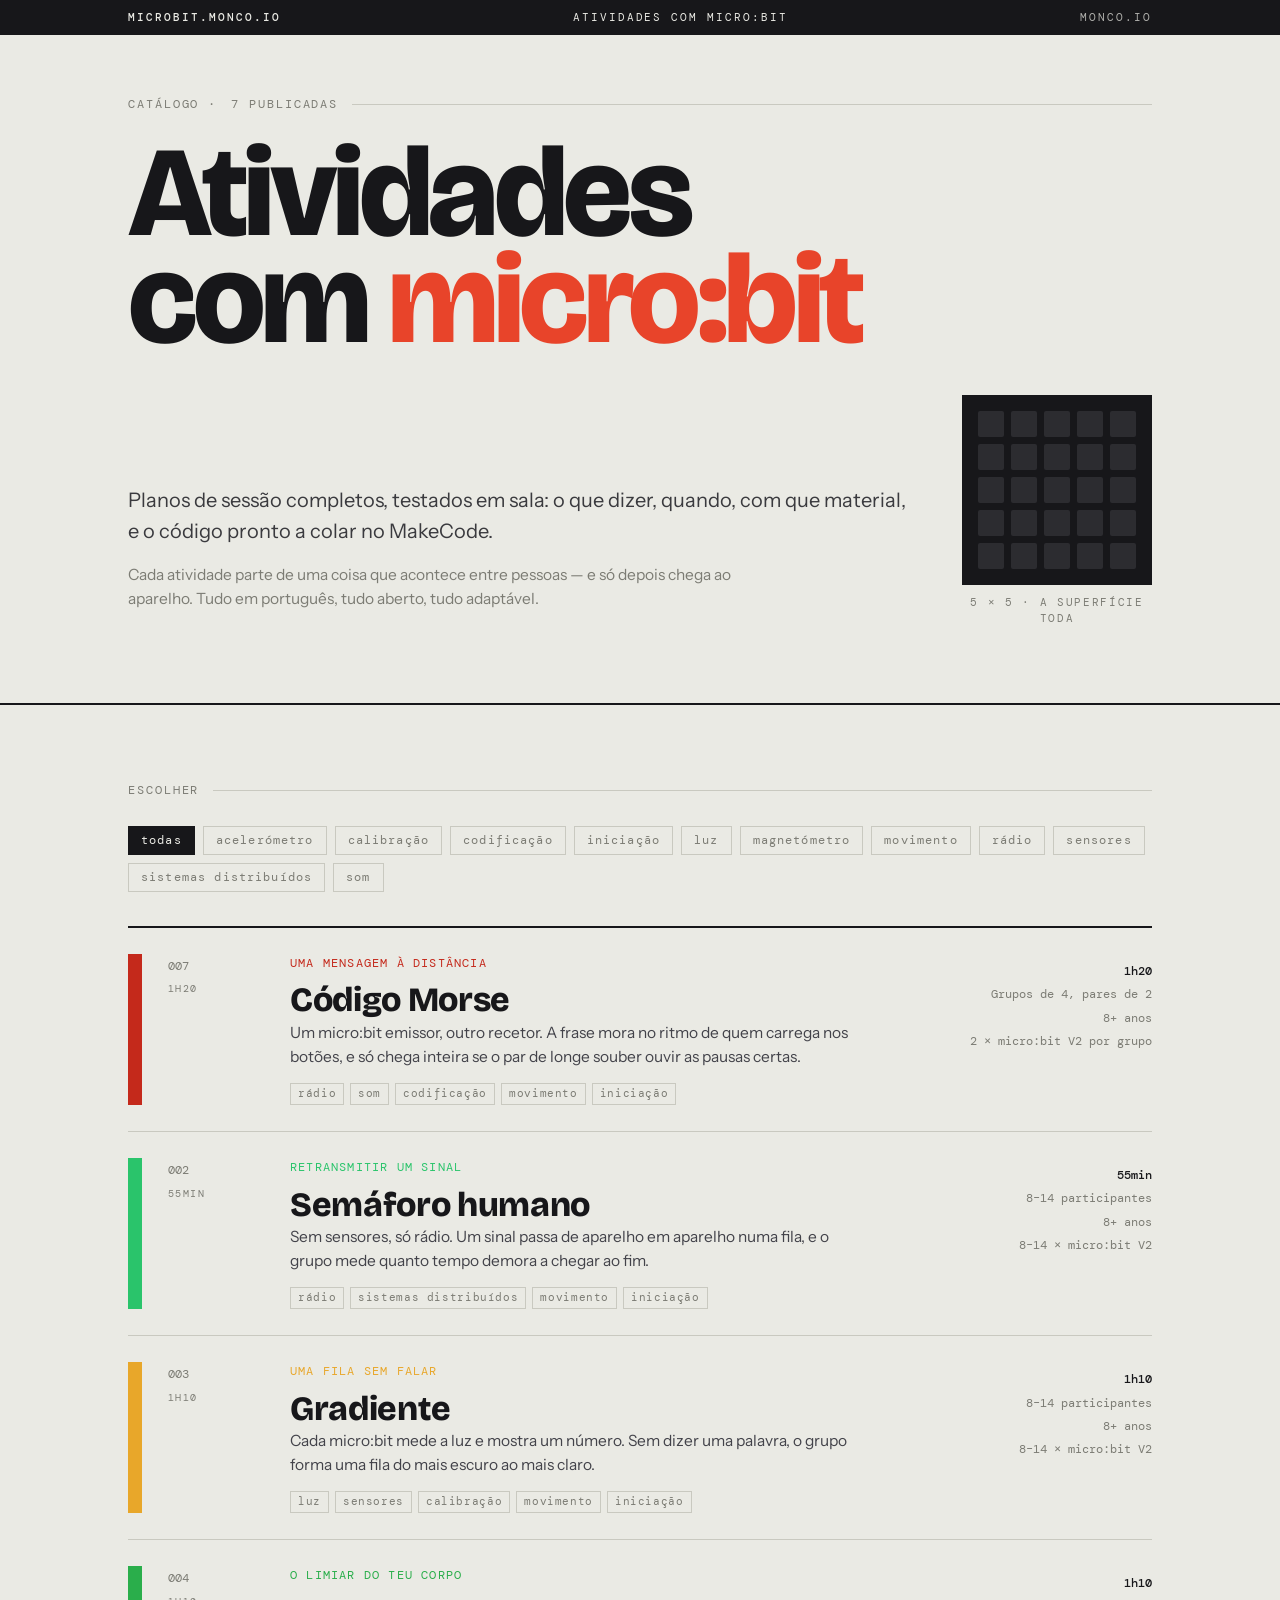
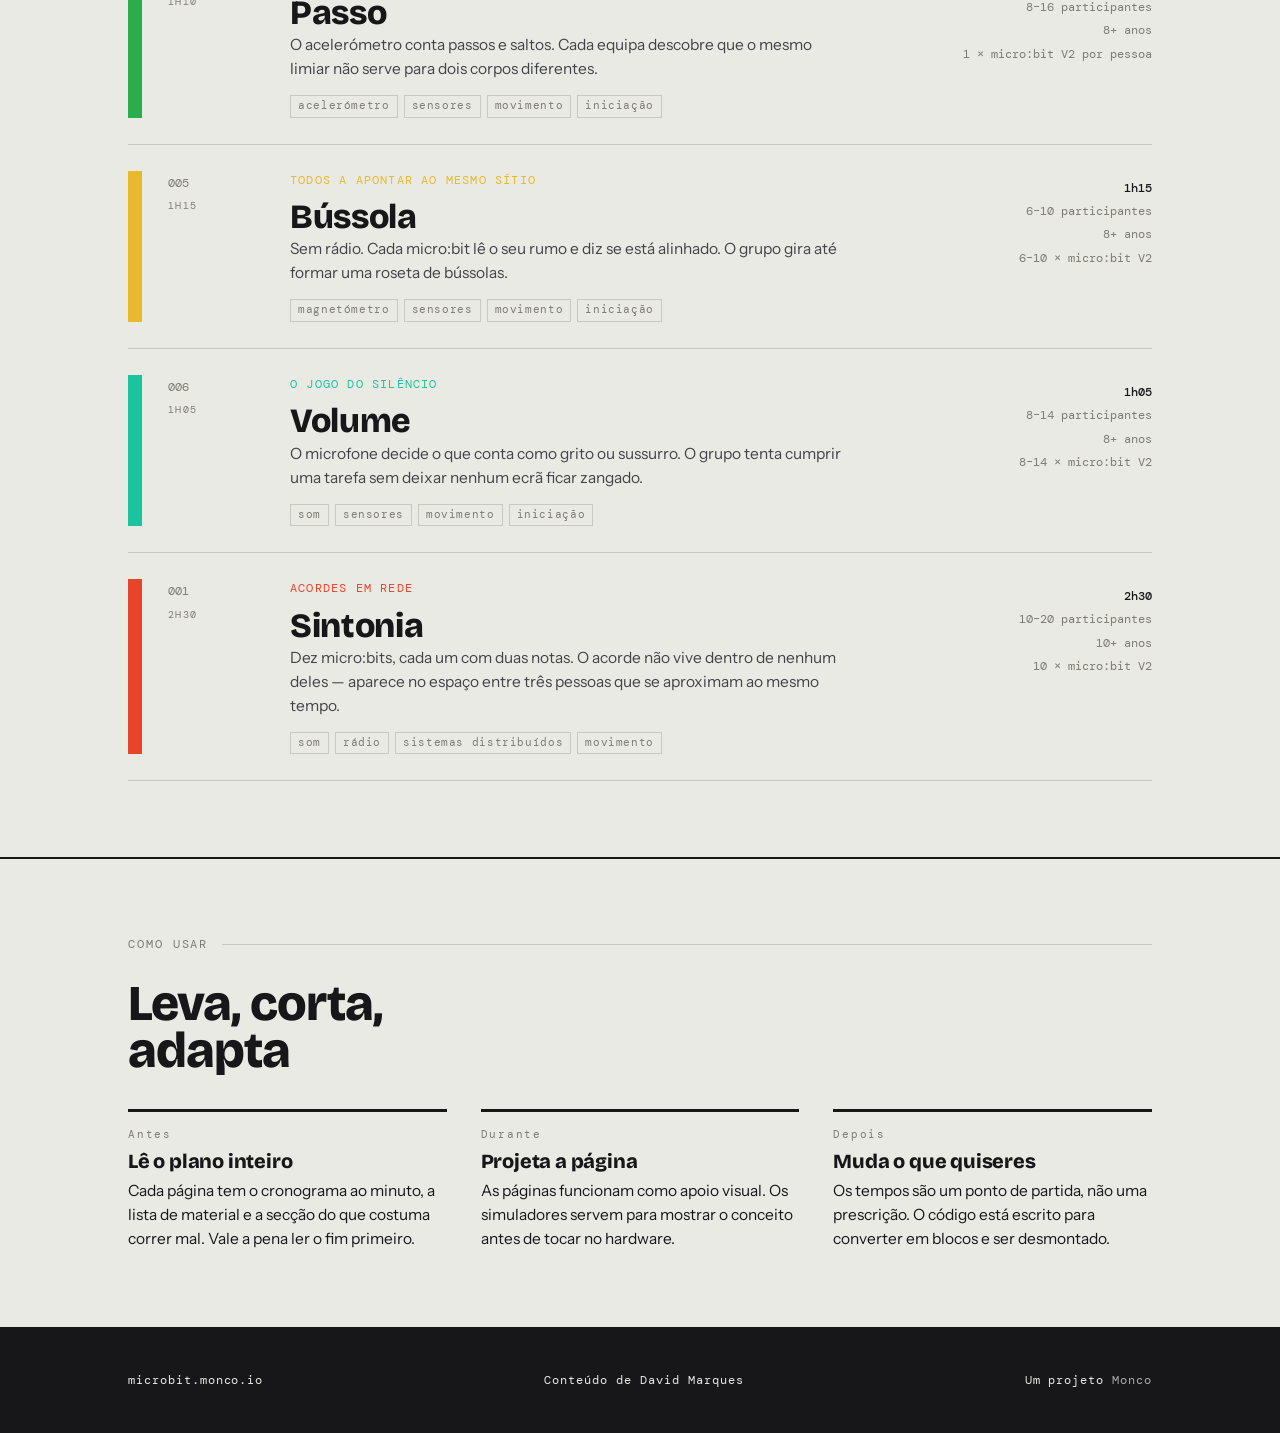
<file: index.html>
<!DOCTYPE html>
<html lang="pt-PT">
<head>
<meta charset="utf-8">
<meta name="viewport" content="width=device-width, initial-scale=1">
<title>microbit.monco.io — atividades com micro:bit</title>
<meta name="description" content="Catálogo de atividades práticas com micro:bit. Planos de sessão completos, código pronto e material de apoio.">
<meta property="og:title" content="microbit.monco.io">
<meta name="author" content="David Marques">
<meta property="og:description" content="Atividades práticas com micro:bit — planos de sessão completos e código pronto a usar.">
<link rel="preconnect" href="https://fonts.googleapis.com">
<link rel="preconnect" href="https://fonts.gstatic.com" crossorigin>
<link href="https://fonts.googleapis.com/css2?family=Bricolage+Grotesque:opsz,wdth,wght@12..96,75..100,400;12..96,75..100,700;12..96,75..100,800&family=Instrument+Sans:wght@400;500;600&family=DM+Mono:wght@400;500&display=swap" rel="stylesheet">
<link rel="stylesheet" href="assets/base.css">
<style>
/* ---------- hero ---------- */
.hero{padding-top:60px}
.hero h1{
  font-size:clamp(50px,10.5vw,128px);font-weight:800;line-height:.84;
  letter-spacing:-.035em;margin-bottom:20px;
}
.hero h1 b{font-weight:800;color:var(--accent)}
.hero-grid{display:grid;grid-template-columns:1fr auto;gap:48px;align-items:end;margin-top:40px}

/* ---------- matriz LED 5x5 (assinatura) ---------- */
.matrix{
  display:grid;grid-template-columns:repeat(5,1fr);gap:7px;
  background:var(--ink);padding:16px;width:190px;height:190px;flex:none;
}
.led{border-radius:2px;background:#2C2C30;transition:background-color .08s linear,box-shadow .08s}
.led.on{background:var(--accent);box-shadow:0 0 9px rgba(232,68,42,.55)}
.matrix-cap{font-family:var(--mono);font-size:10.5px;letter-spacing:.16em;text-transform:uppercase;color:var(--muted);margin-top:10px;text-align:center;width:190px}

/* ---------- filtros ---------- */
.filters{display:flex;gap:8px;flex-wrap:wrap;margin:0 0 6px}
.filters button{
  font-family:var(--mono);font-size:11.5px;letter-spacing:.1em;text-transform:lowercase;
  border:1px solid var(--rule);background:transparent;color:var(--muted);
  padding:6px 12px;cursor:pointer;
}
.filters button:hover{border-color:var(--ink);color:var(--ink)}
.filters button[aria-pressed="true"]{background:var(--ink);border-color:var(--ink);color:var(--paper)}

/* ---------- lista de atividades ---------- */
.list{margin-top:34px;border-top:2px solid var(--ink)}
.item{
  display:grid;grid-template-columns:14px 96px 1fr 210px;gap:26px;
  border-bottom:1px solid var(--rule);text-decoration:none;color:inherit;
  padding:26px 0 26px 0;align-items:start;position:relative;
  transition:background-color .14s;
}
.item:hover{background:rgba(0,0,0,.035)}
.item:hover h3{text-decoration:underline;text-underline-offset:4px}
.bar{width:14px;align-self:stretch;background:var(--c);min-height:76px}
.serie{font-family:var(--mono);font-size:12px;color:var(--muted);padding-top:3px}
.serie small{display:block;margin-top:6px;font-size:10px;letter-spacing:.14em;text-transform:uppercase}
.item h3{font-size:clamp(24px,3.2vw,34px);margin-bottom:4px}
.item .sub{font-family:var(--mono);font-size:12px;letter-spacing:.1em;text-transform:uppercase;color:var(--c);margin-bottom:12px}
.item p{font-size:15.5px;margin:0 0 14px;max-width:56ch;color:#43434A}
.chips{display:flex;gap:6px;flex-wrap:wrap}
.chips span{font-family:var(--mono);font-size:10.5px;letter-spacing:.06em;border:1px solid var(--rule);padding:2px 7px;color:var(--muted)}
.facts{font-family:var(--mono);font-size:12px;line-height:1.95;color:var(--muted);text-align:right;padding-top:6px}
.facts b{color:var(--ink);font-weight:500}
.item.draft{opacity:.55;pointer-events:none}
.item.draft::after{
  content:"em preparação";position:absolute;right:0;top:26px;
  font-family:var(--mono);font-size:10px;letter-spacing:.16em;text-transform:uppercase;
  border:1px solid var(--muted);padding:2px 7px;color:var(--muted);
}
.empty{padding:50px 0;font-family:var(--mono);font-size:13px;color:var(--muted)}

@media (max-width:900px){
  .hero-grid{grid-template-columns:1fr;align-items:start;gap:30px}
  .item{grid-template-columns:10px 1fr;gap:16px}
  .serie{display:none}
  .facts{text-align:left;padding-top:12px;border-top:1px solid var(--rule);margin-top:4px}
}
</style>
</head>
<body>

<div class="topbar"><div class="wrap">
  <a class="home" href="./">microbit.monco.io</a>
  <span>Atividades com micro:bit</span>
  <span><a href="https://monco.io">monco.io</a></span>
</div></div>

<section class="first hero"><div class="wrap">
  <div class="eyebrow">Catálogo · <span id="contagem">—</span></div>
  <h1>Atividades<br>com <b>micro:bit</b></h1>
  <div class="hero-grid">
    <div>
      <p class="lede">Planos de sessão completos, testados em sala: o que dizer, quando, com que material, e o código pronto a colar no MakeCode.</p>
      <p class="dim" style="font-size:15.5px">Cada atividade parte de uma coisa que acontece entre pessoas — e só depois chega ao aparelho. Tudo em português, tudo aberto, tudo adaptável.</p>
    </div>
    <div>
      <div class="matrix" id="matrix" aria-hidden="true"></div>
      <div class="matrix-cap">5 × 5 · a superfície toda</div>
    </div>
  </div>
</div></section>

<section><div class="wrap">
  <div class="eyebrow">Escolher</div>
  <div class="filters" id="filters"></div>
  <div class="list" id="list"></div>
</div></section>

<section><div class="wrap">
  <div class="eyebrow">Como usar</div>
  <h2>Leva, corta,<br>adapta</h2>
  <div class="cols">
    <div class="card"><span class="n">Antes</span><h3>Lê o plano inteiro</h3><p>Cada página tem o cronograma ao minuto, a lista de material e a secção do que costuma correr mal. Vale a pena ler o fim primeiro.</p></div>
    <div class="card"><span class="n">Durante</span><h3>Projeta a página</h3><p>As páginas funcionam como apoio visual. Os simuladores servem para mostrar o conceito antes de tocar no hardware.</p></div>
    <div class="card"><span class="n">Depois</span><h3>Muda o que quiseres</h3><p>Os tempos são um ponto de partida, não uma prescrição. O código está escrito para converter em blocos e ser desmontado.</p></div>
  </div>
</div></section>

<footer><div class="wrap">
  <span>microbit.monco.io</span>
  <span>Conteúdo de David Marques</span>
  <span>Um projeto <a href="https://monco.io">Monco</a></span>
</div></footer>

<script src="assets/atividades.js"></script>
<script>
/* ---------------- matriz LED 5×5 ---------------- */
const FONTE = {
 "A":".###.,#...#,#####,#...#,#...#","B":"####.,#...#,####.,#...#,####.",
 "C":".####,#....,#....,#....,.####","D":"####.,#...#,#...#,#...#,####.",
 "E":"#####,#....,####.,#....,#####","F":"#####,#....,####.,#....,#....",
 "G":".####,#....,#..##,#...#,.###.","H":"#...#,#...#,#####,#...#,#...#",
 "I":"#####,..#..,..#..,..#..,#####","J":"#####,...#.,...#.,#..#.,.##..",
 "K":"#...#,#..#.,###..,#..#.,#...#","L":"#....,#....,#....,#....,#####",
 "M":"#...#,##.##,#.#.#,#...#,#...#","N":"#...#,##..#,#.#.#,#..##,#...#",
 "O":".###.,#...#,#...#,#...#,.###.","P":"####.,#...#,####.,#....,#....",
 "Q":".###.,#...#,#.#.#,#..#.,.##.#","R":"####.,#...#,####.,#..#.,#...#",
 "S":".####,#....,.###.,....#,####.","T":"#####,..#..,..#..,..#..,..#..",
 "U":"#...#,#...#,#...#,#...#,.###.","V":"#...#,#...#,#...#,.#.#.,..#..",
 "W":"#...#,#...#,#.#.#,##.##,#...#","X":"#...#,.#.#.,..#..,.#.#.,#...#",
 "Y":"#...#,.#.#.,..#..,..#..,..#..","Z":"#####,...#.,..#..,.#...,#####",
 "0":".###.,#..##,#.#.#,##..#,.###.","1":"..#..,.##..,..#..,..#..,.###.",
 "2":"###..,...#.,..#..,.#...,#####","3":"####.,....#,..##.,....#,####.",
 "4":"#...#,#...#,#####,....#,....#","5":"#####,#....,####.,....#,####.",
 "6":".###.,#....,####.,#...#,.###.","7":"#####,....#,...#.,..#..,.#...",
 "8":".###.,#...#,.###.,#...#,.###.","9":".###.,#...#,.####,....#,.###.",
 " ":".....,.....,.....,.....,.....",":":".....,..#..,.....,..#..,.....",
 "\u00b7":".....,.....,..#..,.....,.....",".":".....,.....,.....,.....,..#..",
 "?":"####.,....#,..##.,.....,..#.."
};

function colunas(txt){
  const cols = [[0,0,0,0,0],[0,0,0,0,0],[0,0,0,0,0],[0,0,0,0,0],[0,0,0,0,0]];
  const out = [];
  for(let i=0;i<5;i++) out.push([]);
  for(const ch of txt.toUpperCase()){
    const g = (FONTE[ch] || FONTE["?"]).split(",");
    for(let c=0;c<5;c++){
      for(let r=0;r<5;r++) out[r].push(g[r][c]==="#" ? 1 : 0);
    }
    for(let r=0;r<5;r++) out[r].push(0); // espaço entre letras
  }
  return out;
}

const matrix = document.getElementById("matrix");
const leds = [];
for(let i=0;i<25;i++){
  const d = document.createElement("div");
  d.className = "led"; matrix.appendChild(d); leds.push(d);
}

const MSG = "MICRO:BIT \u00b7 MONCO \u00b7 ";
const buf = colunas("     " + MSG);
let pos = 0;
function passo(){
  for(let r=0;r<5;r++){
    for(let c=0;c<5;c++){
      const v = buf[r][(pos + c) % buf[r].length];
      leds[r*5+c].classList.toggle("on", !!v);
    }
  }
  pos = (pos + 1) % buf[0].length;
}
const anima = !window.matchMedia("(prefers-reduced-motion: reduce)").matches;
if(anima){ passo(); setInterval(passo, 130); }
else{ pos = 5; passo(); }

/* ---------------- catálogo ---------------- */
const lista = document.getElementById("list");
const filtros = document.getElementById("filters");
let ativo = null;

document.getElementById("contagem").textContent =
  ATIVIDADES.filter(a=>a.estado==="publicada").length + " publicadas";

const tags = [...new Set(ATIVIDADES.flatMap(a=>a.tags))].sort((a,b)=>a.localeCompare(b,"pt"));
function botao(rotulo, valor){
  const b = document.createElement("button");
  b.type = "button"; b.textContent = rotulo;
  b.setAttribute("aria-pressed", ativo===valor ? "true" : "false");
  b.addEventListener("click", ()=>{ ativo = (ativo===valor) ? null : valor; desenhar(); });
  return b;
}

function desenhar(){
  filtros.innerHTML = "";
  filtros.appendChild(botao("todas", null));
  tags.forEach(t=>filtros.appendChild(botao(t, t)));

  const visiveis = ATIVIDADES.filter(a => !ativo || a.tags.includes(ativo));
  lista.innerHTML = "";

  if(!visiveis.length){
    lista.innerHTML = '<p class="empty">Nada com esse tema, para já.</p>';
    return;
  }

  visiveis.forEach(a=>{
    const rascunho = a.estado !== "publicada";
    const el = document.createElement(rascunho ? "div" : "a");
    el.className = "item" + (rascunho ? " draft" : "");
    el.style.setProperty("--c", a.cor);
    if(!rascunho) el.href = a.ficheiro;
    el.innerHTML =
      '<div class="bar"></div>' +
      '<div class="serie">' + a.serie + '<small>' + a.duracao + '</small></div>' +
      '<div>' +
        '<div class="sub">' + a.subtitulo + '</div>' +
        '<h3>' + a.titulo + '</h3>' +
        '<p>' + a.resumo + '</p>' +
        '<div class="chips">' + a.tags.map(t=>'<span>'+t+'</span>').join("") + '</div>' +
      '</div>' +
      '<div class="facts">' +
        '<b>' + a.duracao + '</b><br>' +
        a.grupo + '<br>' +
        a.idade + ' anos<br>' +
        a.aparelhos +
      '</div>';
    lista.appendChild(el);
  });
}
desenhar();
</script>
</body>
</html>
</file>
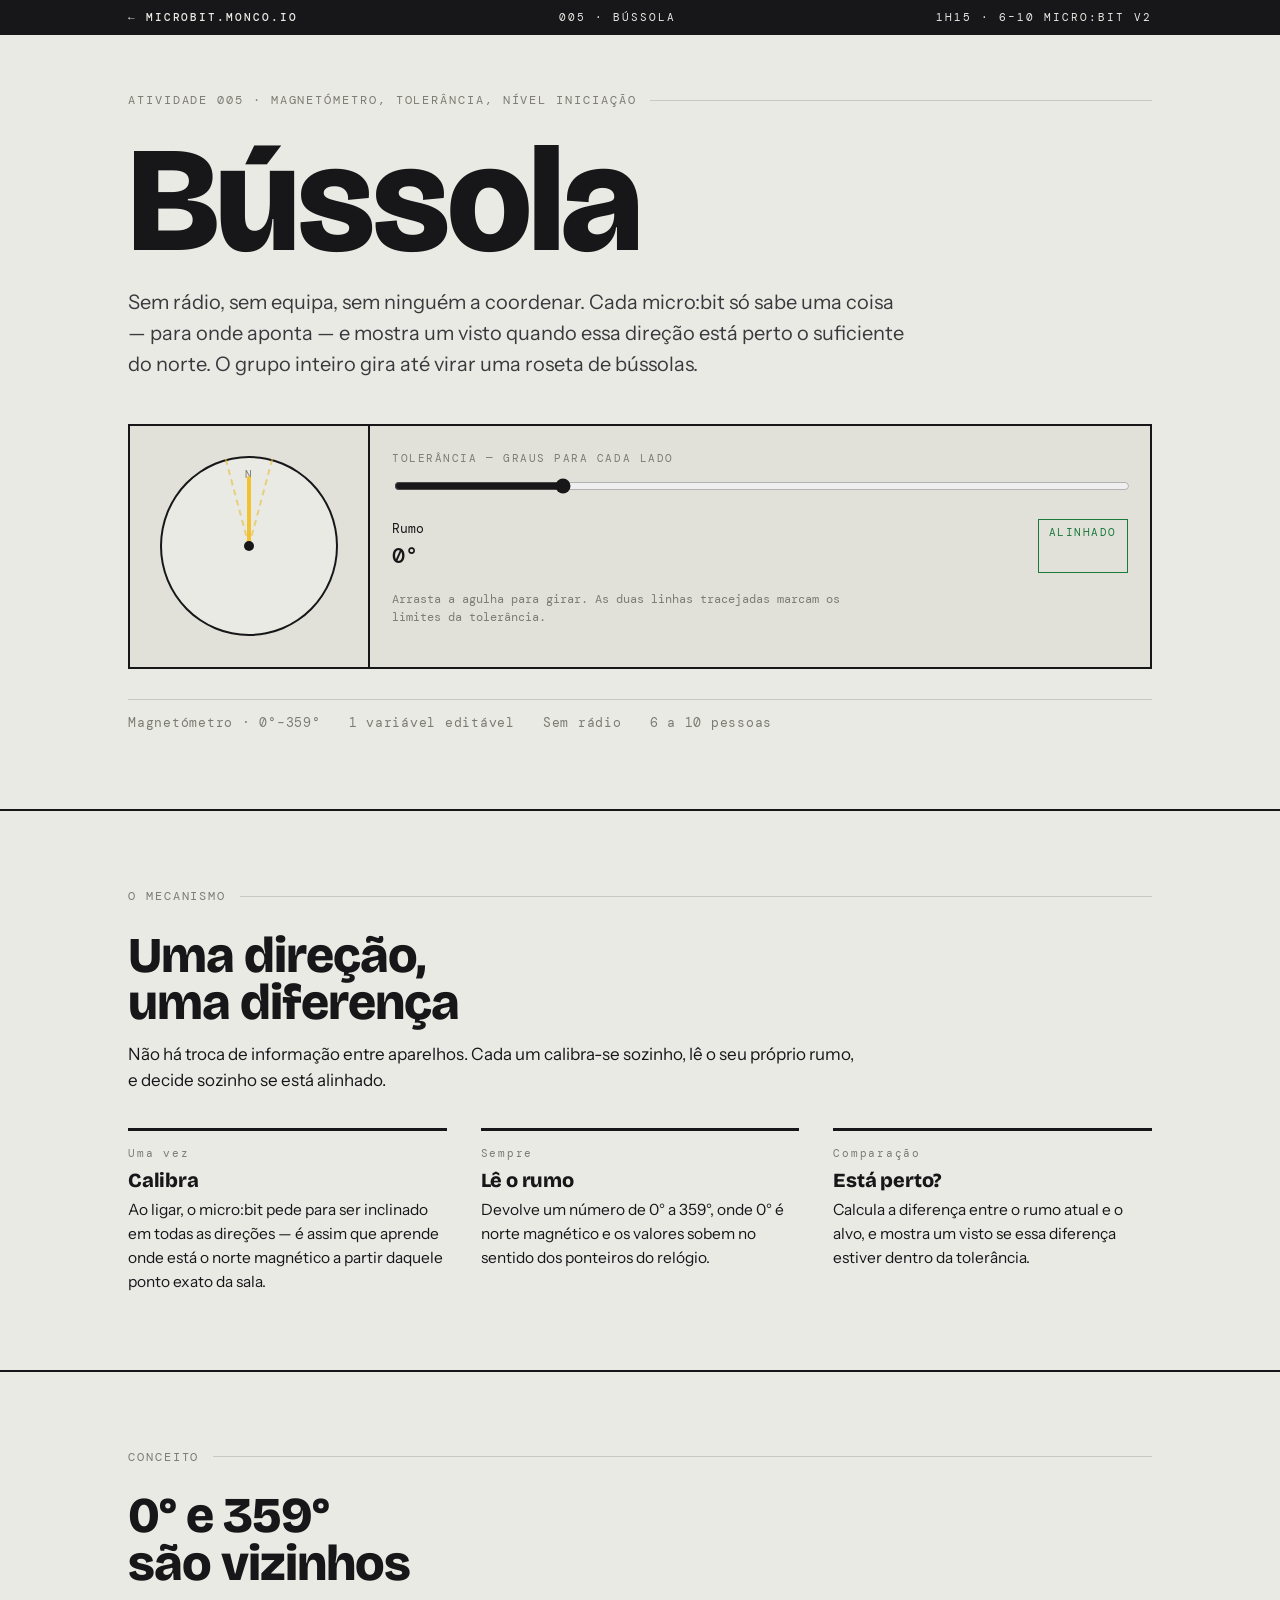
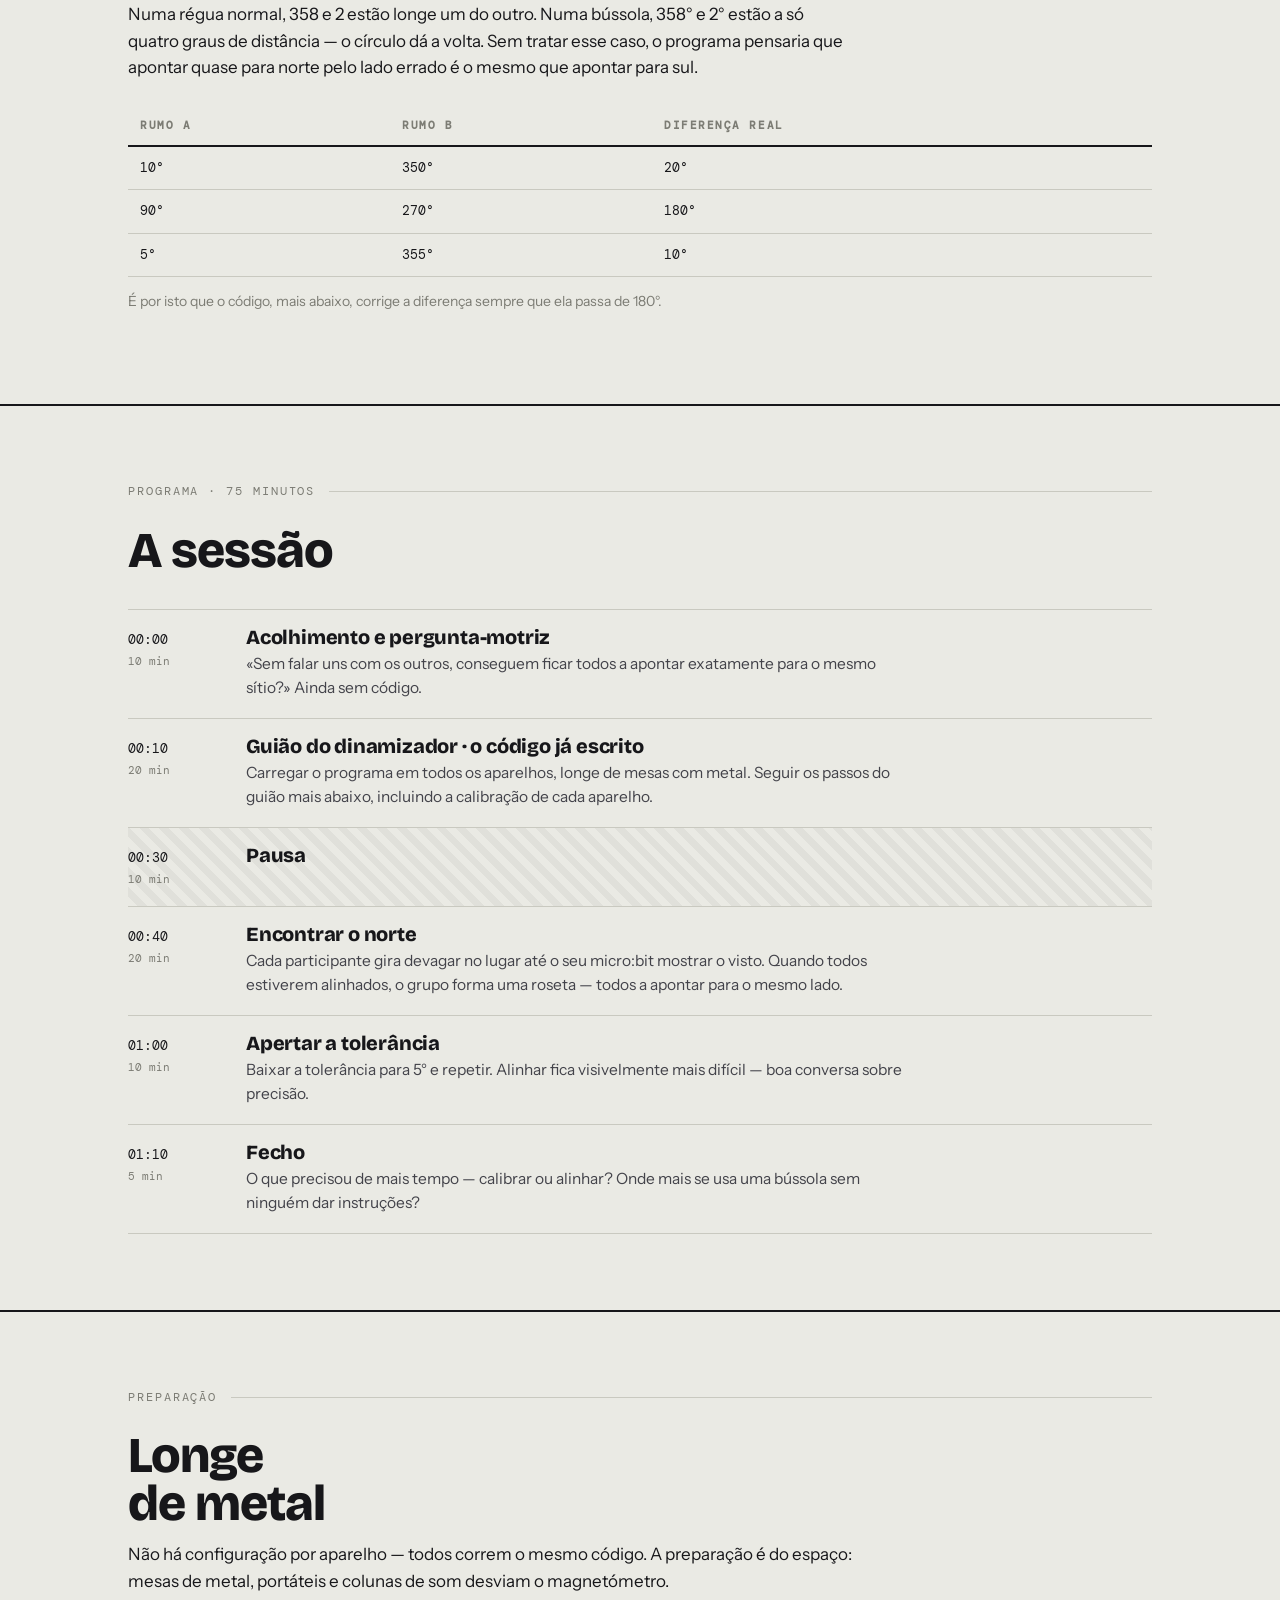
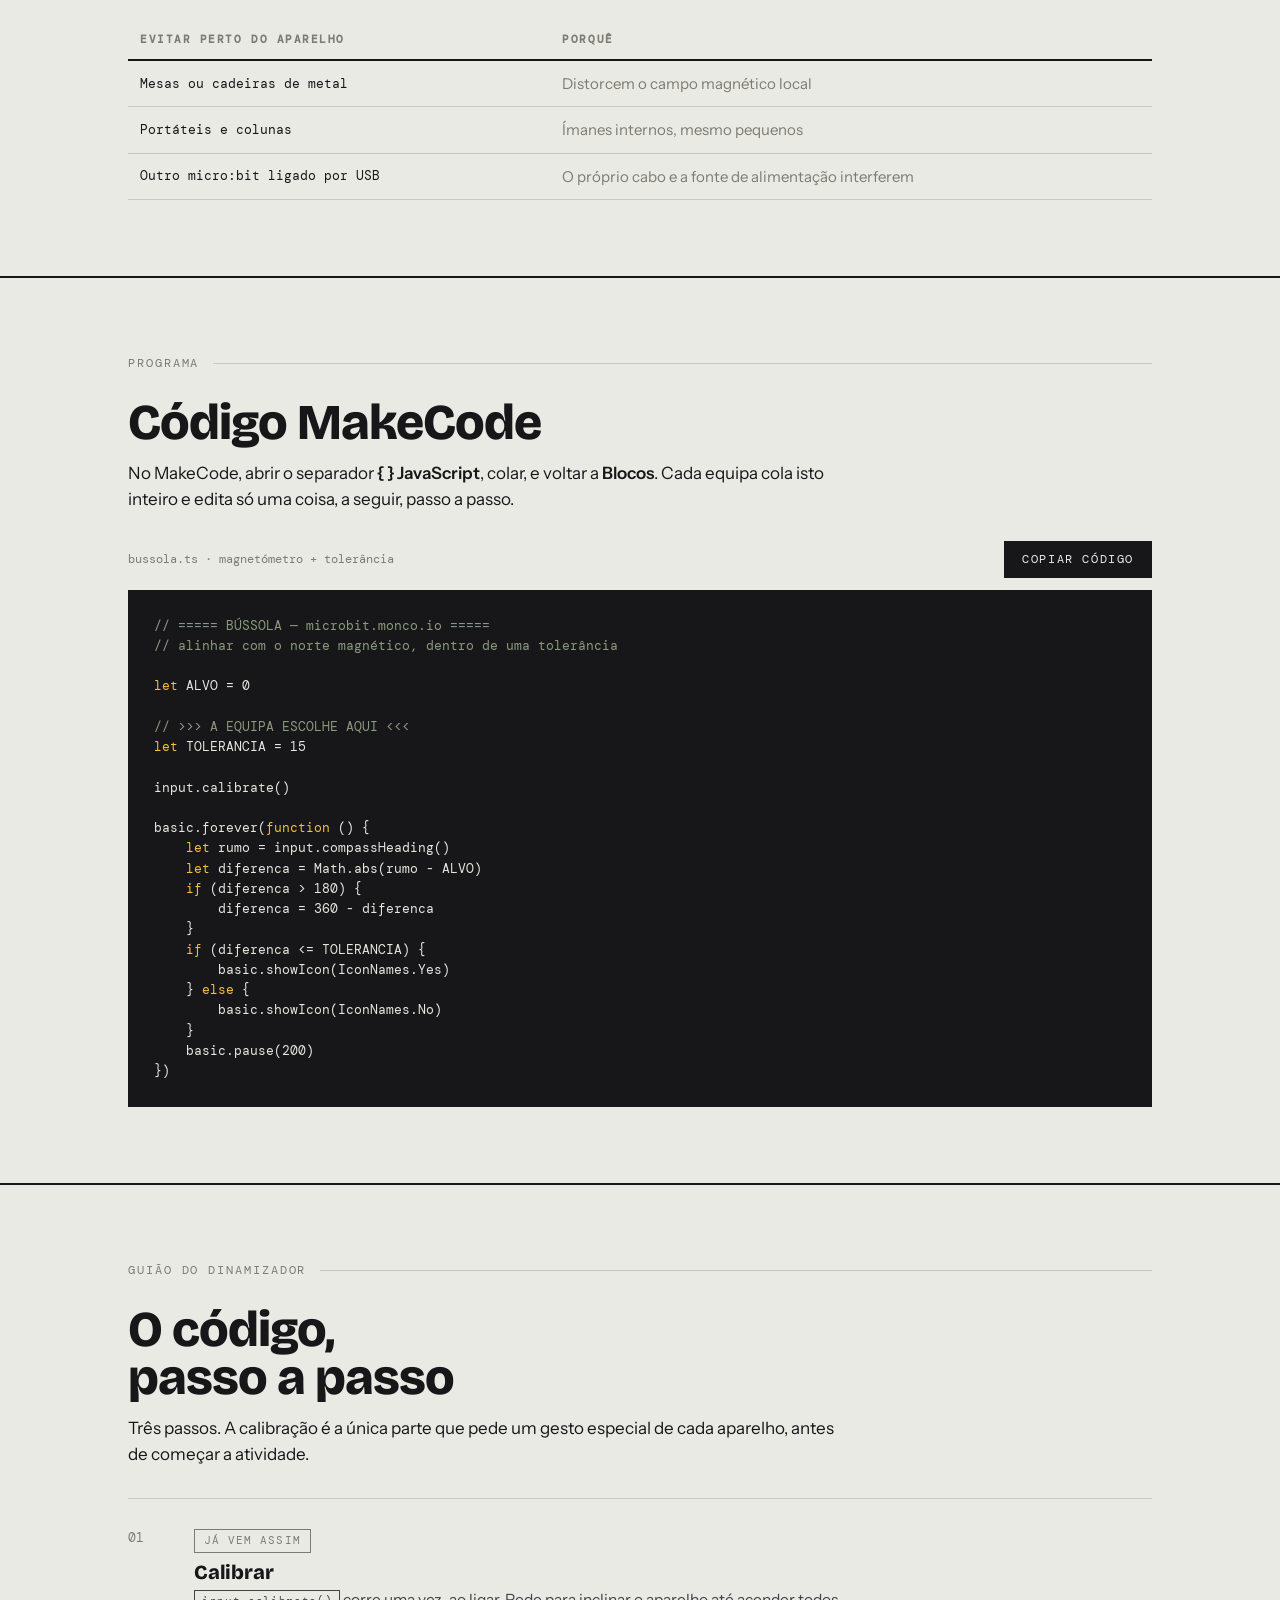
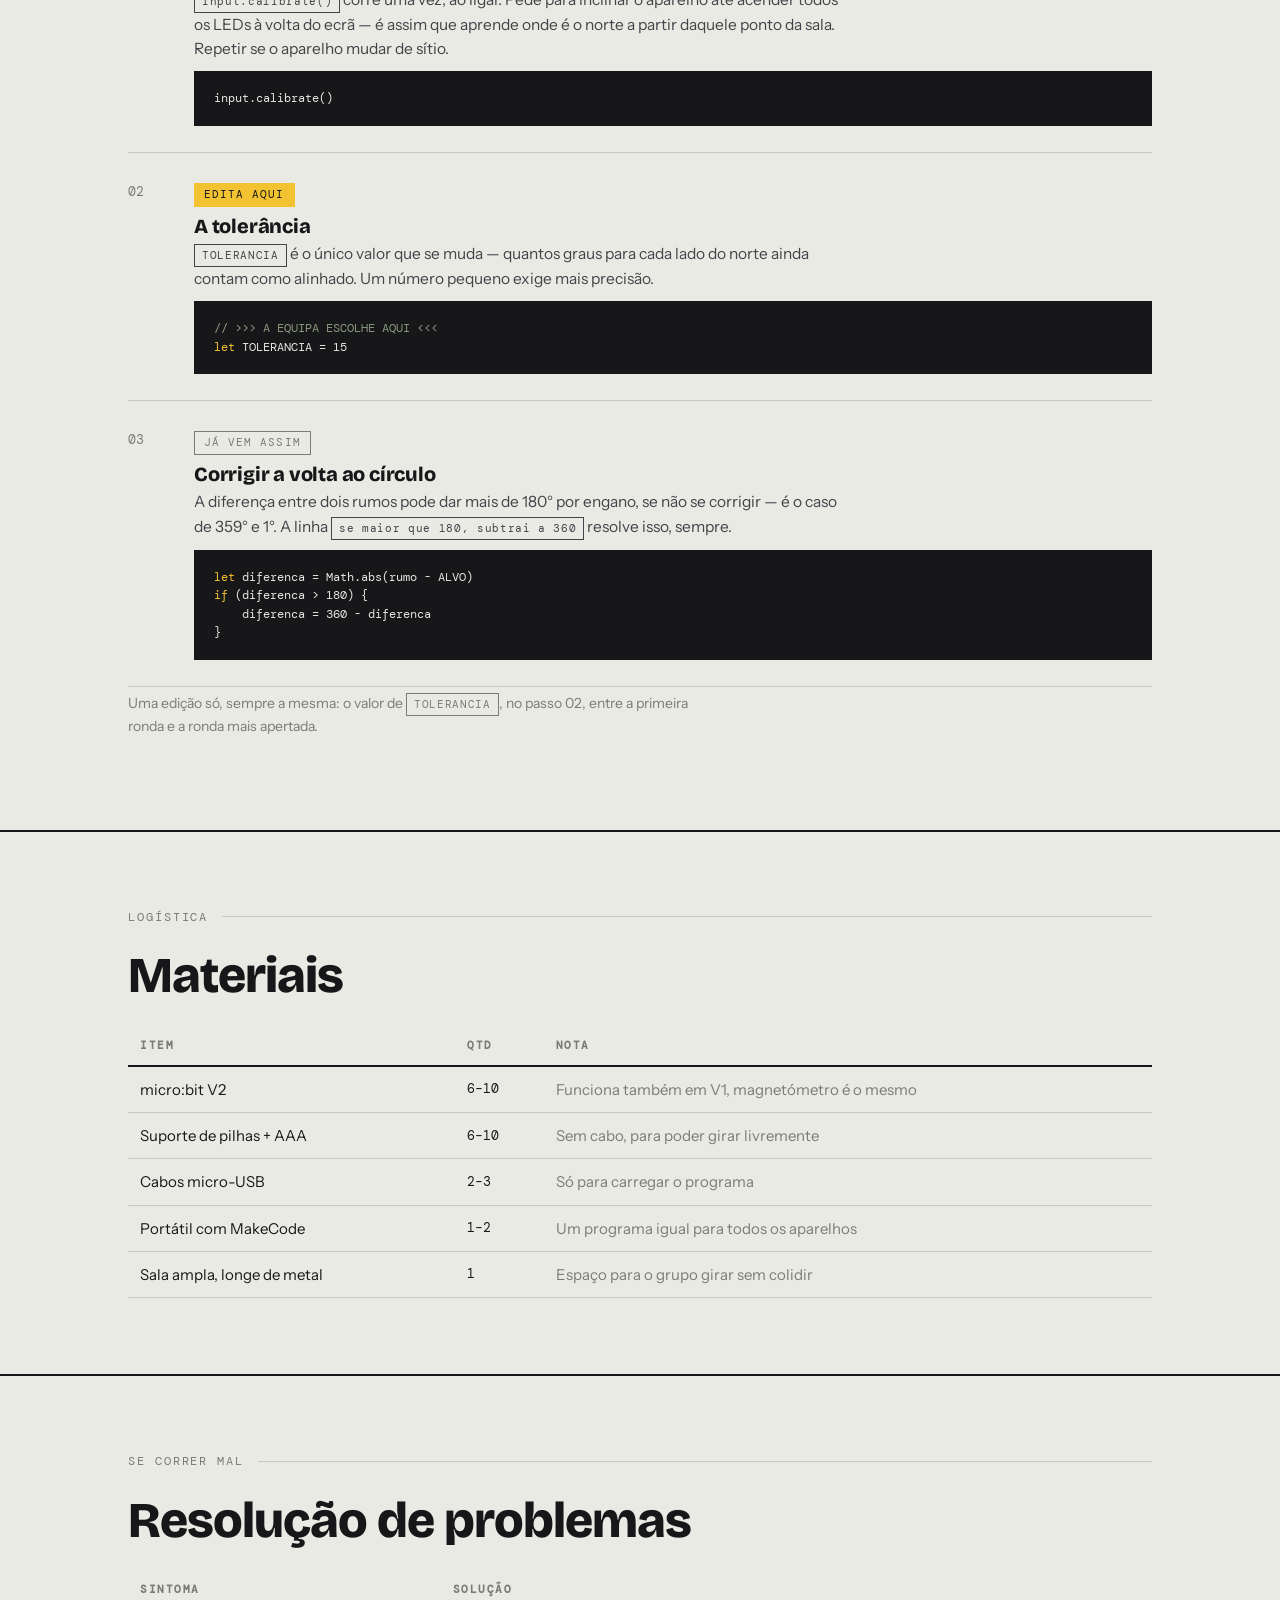
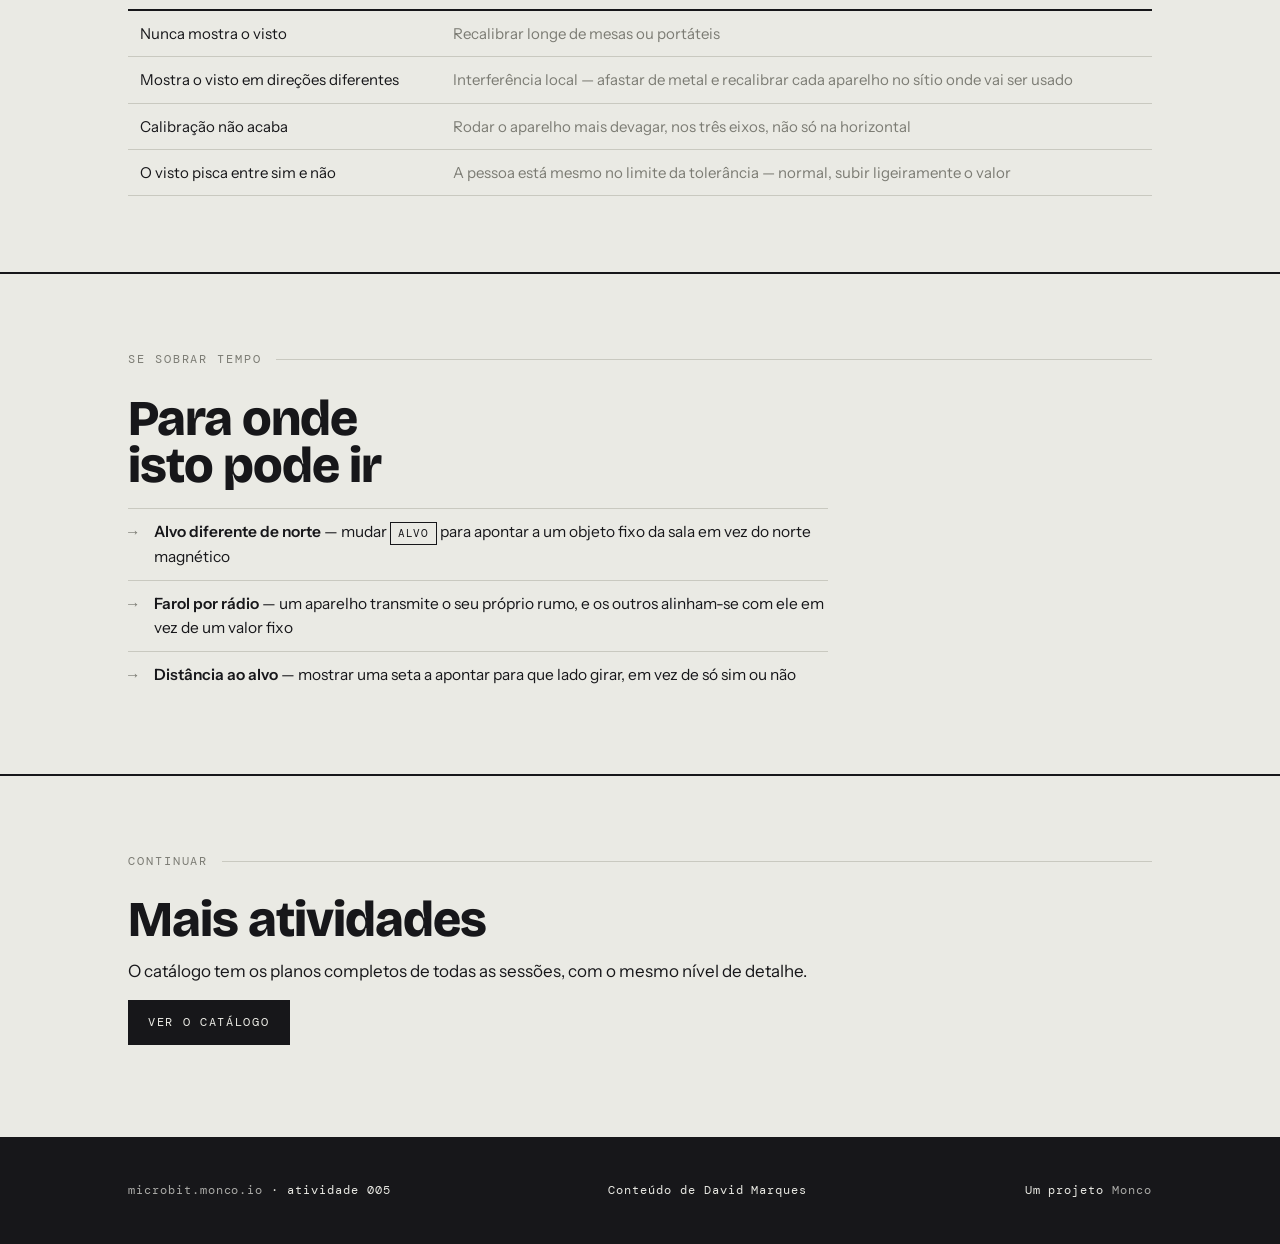
<file: atividades/bussola.html>
<!DOCTYPE html>
<html lang="pt-PT">
<head>
<meta charset="utf-8">
<meta name="viewport" content="width=device-width, initial-scale=1">
<title>Bússola — todos a apontar ao mesmo sítio · microbit.monco.io</title>
<meta name="description" content="Atividade de 1h15: o magnetómetro dá um rumo, uma tolerância decide o que conta como alinhado, e o grupo tenta formar uma roseta de bússolas.">
<meta property="og:title" content="Bússola — todos a apontar ao mesmo sítio">
<meta name="author" content="David Marques">
<meta property="og:description" content="Sem rádio. Só um magnetómetro, uma tolerância, e uma sala inteira a girar até encontrar o norte.">
<link rel="preconnect" href="https://fonts.googleapis.com">
<link rel="preconnect" href="https://fonts.gstatic.com" crossorigin>
<link href="https://fonts.googleapis.com/css2?family=Bricolage+Grotesque:opsz,wdth,wght@12..96,75..100,400;12..96,75..100,700;12..96,75..100,800&family=Instrument+Sans:wght@400;500;600&family=DM+Mono:wght@400;500&display=swap" rel="stylesheet">
<link rel="stylesheet" href="../assets/base.css">
<style>
/* ===== Bússola 005 — acentos e assinatura ===== */
body{--accent:#E8B92A;--accent-2:#145C7A}

.hero{padding-top:56px}
.hero h1{font-size:clamp(56px,12vw,150px);font-weight:800;line-height:.86;margin-bottom:22px}
.hero-meta{display:flex;gap:28px;flex-wrap:wrap;font-family:var(--mono);font-size:12.5px;letter-spacing:.06em;color:var(--muted);border-top:1px solid var(--rule);padding-top:14px;margin-top:30px}

/* --- dial rotativo (assinatura) --- */
.dial-shell{border:2px solid var(--ink);margin-top:44px;background:var(--paper-2);display:grid;grid-template-columns:240px 1fr}
.dial-wrap{padding:30px;display:flex;align-items:center;justify-content:center;border-right:2px solid var(--ink)}
.dial{width:180px;height:180px;border-radius:50%;border:2px solid var(--ink);position:relative;background:var(--paper);touch-action:none;cursor:grab}
.dial:active{cursor:grabbing}
.dial-n{position:absolute;top:8px;left:50%;transform:translateX(-50%);font-family:var(--mono);font-size:11px;letter-spacing:.1em;color:var(--muted)}
.needle{position:absolute;left:50%;top:50%;width:4px;height:70px;background:var(--accent-2);transform-origin:50% 100%;margin-left:-2px;margin-top:-70px;border-radius:2px 2px 0 0;transition:background-color .15s;pointer-events:none}
.needle.aligned{background:var(--lock)}
.dial-center{position:absolute;left:50%;top:50%;width:10px;height:10px;background:var(--ink);border-radius:50%;margin-left:-5px;margin-top:-5px}
.tick{position:absolute;left:50%;top:50%;width:0;height:90px;border-left:2px dashed var(--accent);transform-origin:50% 100%;margin-left:-1px;margin-top:-90px;opacity:.55;pointer-events:none}
.dial-info{padding:24px 22px;display:flex;flex-direction:column;justify-content:center;gap:18px}
.dial-info label{font-family:var(--mono);font-size:11px;letter-spacing:.14em;text-transform:uppercase;color:var(--muted);display:block;margin-bottom:8px}
input[type=range]{width:100%;accent-color:var(--ink)}
.dial-read{font-family:var(--mono);font-size:13px;display:flex;justify-content:space-between;gap:14px;flex-wrap:wrap}
.dial-read b{font-size:22px;font-weight:500;display:block}
.verdict{font-family:var(--mono);font-size:11px;letter-spacing:.14em;text-transform:uppercase;padding:4px 10px;border:1px solid currentColor;display:inline-block}
.verdict.yes{color:#1a7a3c}
.verdict.no{color:var(--muted)}
.dial-hint{font-family:var(--mono);font-size:11.5px;color:var(--muted)}

@media (max-width:700px){
  .dial-shell{grid-template-columns:1fr}
  .dial-wrap{border-right:none;border-bottom:2px solid var(--ink)}
}
</style>
</head>
<body>

<div class="topbar"><div class="wrap">
  <a class="home" href="../">← microbit.monco.io</a>
  <span>005 · Bússola</span>
  <span>1h15 · 6–10 micro:bit V2</span>
</div></div>

<!-- ============ 1 · ABERTURA ============ -->
<section class="first hero"><div class="wrap">
  <div class="eyebrow">Atividade 005 · Magnetómetro, tolerância, nível iniciação</div>
  <h1>Bússola</h1>
  <p class="lede">Sem rádio, sem equipa, sem ninguém a coordenar. Cada micro:bit só sabe uma coisa — para onde aponta — e mostra um visto quando essa direção está perto o suficiente do norte. O grupo inteiro gira até virar uma roseta de bússolas.</p>

  <div class="dial-shell">
    <div class="dial-wrap">
      <div class="dial" id="dial">
        <div class="dial-n">N</div>
        <div class="tick" id="tickA"></div>
        <div class="tick" id="tickB"></div>
        <div class="needle" id="needle"></div>
        <div class="dial-center"></div>
      </div>
    </div>
    <div class="dial-info">
      <div>
        <label for="tolerancia">Tolerância — graus para cada lado</label>
        <input type="range" id="tolerancia" min="2" max="60" value="15">
      </div>
      <div class="dial-read">
        <span>Rumo <b class="mono" id="rumoOut">0°</b></span>
        <span class="verdict yes" id="verdict">Alinhado</span>
      </div>
      <p class="dial-hint">Arrasta a agulha para girar. As duas linhas tracejadas marcam os limites da tolerância.</p>
    </div>
  </div>

  <div class="hero-meta">
    <span>Magnetómetro · 0°–359°</span>
    <span>1 variável editável</span>
    <span>Sem rádio</span>
    <span>6 a 10 pessoas</span>
  </div>
</div></section>

<!-- ============ 2 · O MECANISMO ============ -->
<section><div class="wrap">
  <div class="eyebrow">O mecanismo</div>
  <h2>Uma direção,<br>uma diferença</h2>
  <p>Não há troca de informação entre aparelhos. Cada um calibra-se sozinho, lê o seu próprio rumo, e decide sozinho se está alinhado.</p>
  <div class="cols">
    <div class="card"><span class="n">Uma vez</span><h3>Calibra</h3><p>Ao ligar, o micro:bit pede para ser inclinado em todas as direções — é assim que aprende onde está o norte magnético a partir daquele ponto exato da sala.</p></div>
    <div class="card"><span class="n">Sempre</span><h3>Lê o rumo</h3><p>Devolve um número de 0° a 359°, onde 0° é norte magnético e os valores sobem no sentido dos ponteiros do relógio.</p></div>
    <div class="card"><span class="n">Comparação</span><h3>Está perto?</h3><p>Calcula a diferença entre o rumo atual e o alvo, e mostra um visto se essa diferença estiver dentro da tolerância.</p></div>
  </div>
</div></section>

<!-- ============ 3 · CONCEITO CENTRAL ============ -->
<section><div class="wrap">
  <div class="eyebrow">Conceito</div>
  <h2>0° e 359°<br>são vizinhos</h2>
  <p>Numa régua normal, 358 e 2 estão longe um do outro. Numa bússola, 358° e 2° estão a só quatro graus de distância — o círculo dá a volta. Sem tratar esse caso, o programa pensaria que apontar quase para norte pelo lado errado é o mesmo que apontar para sul.</p>
  <table>
    <thead><tr><th>Rumo A</th><th>Rumo B</th><th>Diferença real</th></tr></thead>
    <tbody>
      <tr><td class="t">10°</td><td class="t">350°</td><td class="t">20°</td></tr>
      <tr><td class="t">90°</td><td class="t">270°</td><td class="t">180°</td></tr>
      <tr><td class="t">5°</td><td class="t">355°</td><td class="t">10°</td></tr>
    </tbody>
  </table>
  <p class="dim" style="font-size:14px;margin-top:14px">É por isto que o código, mais abaixo, corrige a diferença sempre que ela passa de 180°.</p>
</div></section>

<!-- ============ 4 · SESSÃO ============ -->
<section><div class="wrap">
  <div class="eyebrow">Programa · 75 minutos</div>
  <h2>A sessão</h2>
  <div class="tl">
    <div class="tl-row"><div class="t">00:00<small>10 min</small></div><div><h3>Acolhimento e pergunta-motriz</h3><p>«Sem falar uns com os outros, conseguem ficar todos a apontar exatamente para o mesmo sítio?» Ainda sem código.</p></div></div>
    <div class="tl-row"><div class="t">00:10<small>20 min</small></div><div><h3>Guião do dinamizador · o código já escrito</h3><p>Carregar o programa em todos os aparelhos, longe de mesas com metal. Seguir os passos do guião mais abaixo, incluindo a calibração de cada aparelho.</p></div></div>
    <div class="tl-row pause"><div class="t">00:30<small>10 min</small></div><div><h3>Pausa</h3><p></p></div></div>
    <div class="tl-row"><div class="t">00:40<small>20 min</small></div><div><h3>Encontrar o norte</h3><p>Cada participante gira devagar no lugar até o seu micro:bit mostrar o visto. Quando todos estiverem alinhados, o grupo forma uma roseta — todos a apontar para o mesmo lado.</p></div></div>
    <div class="tl-row"><div class="t">01:00<small>10 min</small></div><div><h3>Apertar a tolerância</h3><p>Baixar a tolerância para 5° e repetir. Alinhar fica visivelmente mais difícil — boa conversa sobre precisão.</p></div></div>
    <div class="tl-row"><div class="t">01:10<small>5 min</small></div><div><h3>Fecho</h3><p>O que precisou de mais tempo — calibrar ou alinhar? Onde mais se usa uma bússola sem ninguém dar instruções?</p></div></div>
  </div>
</div></section>

<!-- ============ 5 · PREPARAÇÃO ============ -->
<section><div class="wrap">
  <div class="eyebrow">Preparação</div>
  <h2>Longe<br>de metal</h2>
  <p>Não há configuração por aparelho — todos correm o mesmo código. A preparação é do espaço: mesas de metal, portáteis e colunas de som desviam o magnetómetro.</p>
  <table>
    <thead><tr><th>Evitar perto do aparelho</th><th>Porquê</th></tr></thead>
    <tbody>
      <tr><td class="t">Mesas ou cadeiras de metal</td><td class="dim">Distorcem o campo magnético local</td></tr>
      <tr><td class="t">Portáteis e colunas</td><td class="dim">Ímanes internos, mesmo pequenos</td></tr>
      <tr><td class="t">Outro micro:bit ligado por USB</td><td class="dim">O próprio cabo e a fonte de alimentação interferem</td></tr>
    </tbody>
  </table>
</div></section>

<!-- ============ 6 · CÓDIGO ============ -->
<section><div class="wrap">
  <div class="eyebrow">Programa</div>
  <h2>Código MakeCode</h2>
  <p>No MakeCode, abrir o separador <strong>{ } JavaScript</strong>, colar, e voltar a <strong>Blocos</strong>. Cada equipa cola isto inteiro e edita só uma coisa, a seguir, passo a passo.</p>
  <div class="codebar">
    <span class="dim" style="font-family:var(--mono);font-size:12px">bussola.ts · magnetómetro + tolerância</span>
    <button class="copy" id="copyBtn">Copiar código</button>
  </div>
  <pre id="code"><span class="c">// ===== BÚSSOLA — microbit.monco.io =====</span>
<span class="c">// alinhar com o norte magnético, dentro de uma tolerância</span>

<span class="k">let</span> ALVO = 0

<span class="c">// &gt;&gt;&gt; A EQUIPA ESCOLHE AQUI &lt;&lt;&lt;</span>
<span class="k">let</span> TOLERANCIA = 15

input.calibrate()

basic.forever(<span class="k">function</span> () {
    <span class="k">let</span> rumo = input.compassHeading()
    <span class="k">let</span> diferenca = Math.abs(rumo - ALVO)
    <span class="k">if</span> (diferenca &gt; 180) {
        diferenca = 360 - diferenca
    }
    <span class="k">if</span> (diferenca &lt;= TOLERANCIA) {
        basic.showIcon(IconNames.Yes)
    } <span class="k">else</span> {
        basic.showIcon(IconNames.No)
    }
    basic.pause(200)
})</pre>
</div></section>

<!-- ============ 7 · GUIÃO DO DINAMIZADOR ============ -->
<section><div class="wrap">
  <div class="eyebrow">Guião do dinamizador</div>
  <h2>O código,<br>passo a passo</h2>
  <p>Três passos. A calibração é a única parte que pede um gesto especial de cada aparelho, antes de começar a atividade.</p>

  <div class="script">
    <div class="step">
      <div class="step-n">01</div>
      <div>
        <span class="badge fixed">Já vem assim</span>
        <h3>Calibrar</h3>
        <p><span class="tag">input.calibrate()</span> corre uma vez, ao ligar. Pede para inclinar o aparelho até acender todos os LEDs à volta do ecrã — é assim que aprende onde é o norte a partir daquele ponto da sala. Repetir se o aparelho mudar de sítio.</p>
        <pre class="mini">input.calibrate()</pre>
      </div>
    </div>
    <div class="step">
      <div class="step-n">02</div>
      <div>
        <span class="badge edit">Edita aqui</span>
        <h3>A tolerância</h3>
        <p><span class="tag">TOLERANCIA</span> é o único valor que se muda — quantos graus para cada lado do norte ainda contam como alinhado. Um número pequeno exige mais precisão.</p>
        <pre class="mini"><span class="c">// &gt;&gt;&gt; A EQUIPA ESCOLHE AQUI &lt;&lt;&lt;</span>
<span class="k">let</span> TOLERANCIA = 15</pre>
      </div>
    </div>
    <div class="step">
      <div class="step-n">03</div>
      <div>
        <span class="badge fixed">Já vem assim</span>
        <h3>Corrigir a volta ao círculo</h3>
        <p>A diferença entre dois rumos pode dar mais de 180° por engano, se não se corrigir — é o caso de 359° e 1°. A linha <span class="tag">se maior que 180, subtrai a 360</span> resolve isso, sempre.</p>
        <pre class="mini"><span class="k">let</span> diferenca = Math.abs(rumo - ALVO)
<span class="k">if</span> (diferenca &gt; 180) {
    diferenca = 360 - diferenca
}</pre>
      </div>
    </div>
  </div>

  <p class="dim" style="font-size:14px;margin-top:6px">Uma edição só, sempre a mesma: o valor de <span class="tag">TOLERANCIA</span>, no passo 02, entre a primeira ronda e a ronda mais apertada.</p>
</div></section>

<!-- ============ 8 · MATERIAIS ============ -->
<section><div class="wrap">
  <div class="eyebrow">Logística</div>
  <h2>Materiais</h2>
  <table>
    <thead><tr><th>Item</th><th>Qtd</th><th>Nota</th></tr></thead>
    <tbody>
      <tr><td>micro:bit V2</td><td class="t">6–10</td><td class="dim">Funciona também em V1, magnetómetro é o mesmo</td></tr>
      <tr><td>Suporte de pilhas + AAA</td><td class="t">6–10</td><td class="dim">Sem cabo, para poder girar livremente</td></tr>
      <tr><td>Cabos micro-USB</td><td class="t">2–3</td><td class="dim">Só para carregar o programa</td></tr>
      <tr><td>Portátil com MakeCode</td><td class="t">1–2</td><td class="dim">Um programa igual para todos os aparelhos</td></tr>
      <tr><td>Sala ampla, longe de metal</td><td class="t">1</td><td class="dim">Espaço para o grupo girar sem colidir</td></tr>
    </tbody>
  </table>
</div></section>

<!-- ============ 9 · SE CORRER MAL ============ -->
<section><div class="wrap">
  <div class="eyebrow">Se correr mal</div>
  <h2>Resolução de problemas</h2>
  <table>
    <thead><tr><th>Sintoma</th><th>Solução</th></tr></thead>
    <tbody>
      <tr><td>Nunca mostra o visto</td><td class="dim">Recalibrar longe de mesas ou portáteis</td></tr>
      <tr><td>Mostra o visto em direções diferentes</td><td class="dim">Interferência local — afastar de metal e recalibrar cada aparelho no sítio onde vai ser usado</td></tr>
      <tr><td>Calibração não acaba</td><td class="dim">Rodar o aparelho mais devagar, nos três eixos, não só na horizontal</td></tr>
      <tr><td>O visto pisca entre sim e não</td><td class="dim">A pessoa está mesmo no limite da tolerância — normal, subir ligeiramente o valor</td></tr>
    </tbody>
  </table>
</div></section>

<!-- ============ 10 · EXTENSÕES ============ -->
<section><div class="wrap">
  <div class="eyebrow">Se sobrar tempo</div>
  <h2>Para onde<br>isto pode ir</h2>
  <ul class="clean">
    <li><strong>Alvo diferente de norte</strong> — mudar <span class="tag">ALVO</span> para apontar a um objeto fixo da sala em vez do norte magnético</li>
    <li><strong>Farol por rádio</strong> — um aparelho transmite o seu próprio rumo, e os outros alinham-se com ele em vez de um valor fixo</li>
    <li><strong>Distância ao alvo</strong> — mostrar uma seta a apontar para que lado girar, em vez de só sim ou não</li>
  </ul>
</div></section>

<section><div class="wrap">
  <div class="eyebrow">Continuar</div>
  <h2>Mais atividades</h2>
  <p>O catálogo tem os planos completos de todas as sessões, com o mesmo nível de detalhe.</p>
  <p><a class="btn" href="../">Ver o catálogo</a></p>
</div></section>

<footer><div class="wrap">
  <span><a href="../">microbit.monco.io</a> · atividade 005</span>
  <span>Conteúdo de David Marques</span>
  <span>Um projeto <a href="https://monco.io">Monco</a></span>
</div></footer>

<script>
/* ---------- dial da bússola ---------- */
const dial = document.getElementById("dial");
const needle = document.getElementById("needle");
const tickA = document.getElementById("tickA");
const tickB = document.getElementById("tickB");
const tolerancia = document.getElementById("tolerancia");
const rumoOut = document.getElementById("rumoOut");
const verdict = document.getElementById("verdict");

let rumo = 0;
let arrastando = false;

function render(){
  const t = +tolerancia.value;
  needle.style.transform = "rotate(" + rumo + "deg)";
  tickA.style.transform = "rotate(" + t + "deg)";
  tickB.style.transform = "rotate(" + (360 - t) + "deg)";

  let diferenca = Math.abs(rumo - 0);
  if(diferenca > 180) diferenca = 360 - diferenca;
  const ok = diferenca <= t;
  needle.classList.toggle("aligned", ok);
  rumoOut.textContent = Math.round(rumo) + "°";
  verdict.textContent = ok ? "Alinhado" : "Gira mais";
  verdict.className = "verdict " + (ok ? "yes" : "no");
}

function anguloDoEvento(e){
  const rect = dial.getBoundingClientRect();
  const cx = rect.left + rect.width/2, cy = rect.top + rect.height/2;
  const dx = e.clientX - cx, dy = e.clientY - cy;
  let deg = Math.atan2(dx, -dy) * 180 / Math.PI;
  if(deg < 0) deg += 360;
  return deg;
}

dial.addEventListener("pointerdown", e=>{
  arrastando = true;
  dial.setPointerCapture(e.pointerId);
  rumo = anguloDoEvento(e);
  render();
});
dial.addEventListener("pointermove", e=>{
  if(!arrastando) return;
  rumo = anguloDoEvento(e);
  render();
});
dial.addEventListener("pointerup", ()=>{ arrastando = false; });
dial.addEventListener("keydown", e=>{
  if(e.key === "ArrowLeft"){ rumo = (rumo - 5 + 360) % 360; render(); }
  if(e.key === "ArrowRight"){ rumo = (rumo + 5) % 360; render(); }
});
dial.setAttribute("tabindex", "0");
tolerancia.addEventListener("input", render);
render();

/* ---------- copiar ---------- */
document.getElementById("copyBtn").addEventListener("click", async e=>{
  const txt = document.getElementById("code").innerText;
  try{
    await navigator.clipboard.writeText(txt);
    e.target.textContent = "Copiado";
  }catch(err){
    const ta = document.createElement("textarea");
    ta.value = txt; document.body.appendChild(ta); ta.select();
    document.execCommand("copy"); ta.remove();
    e.target.textContent = "Copiado";
  }
  setTimeout(()=>{ e.target.textContent = "Copiar código"; }, 1800);
});
</script>
</body>
</html>
</file>
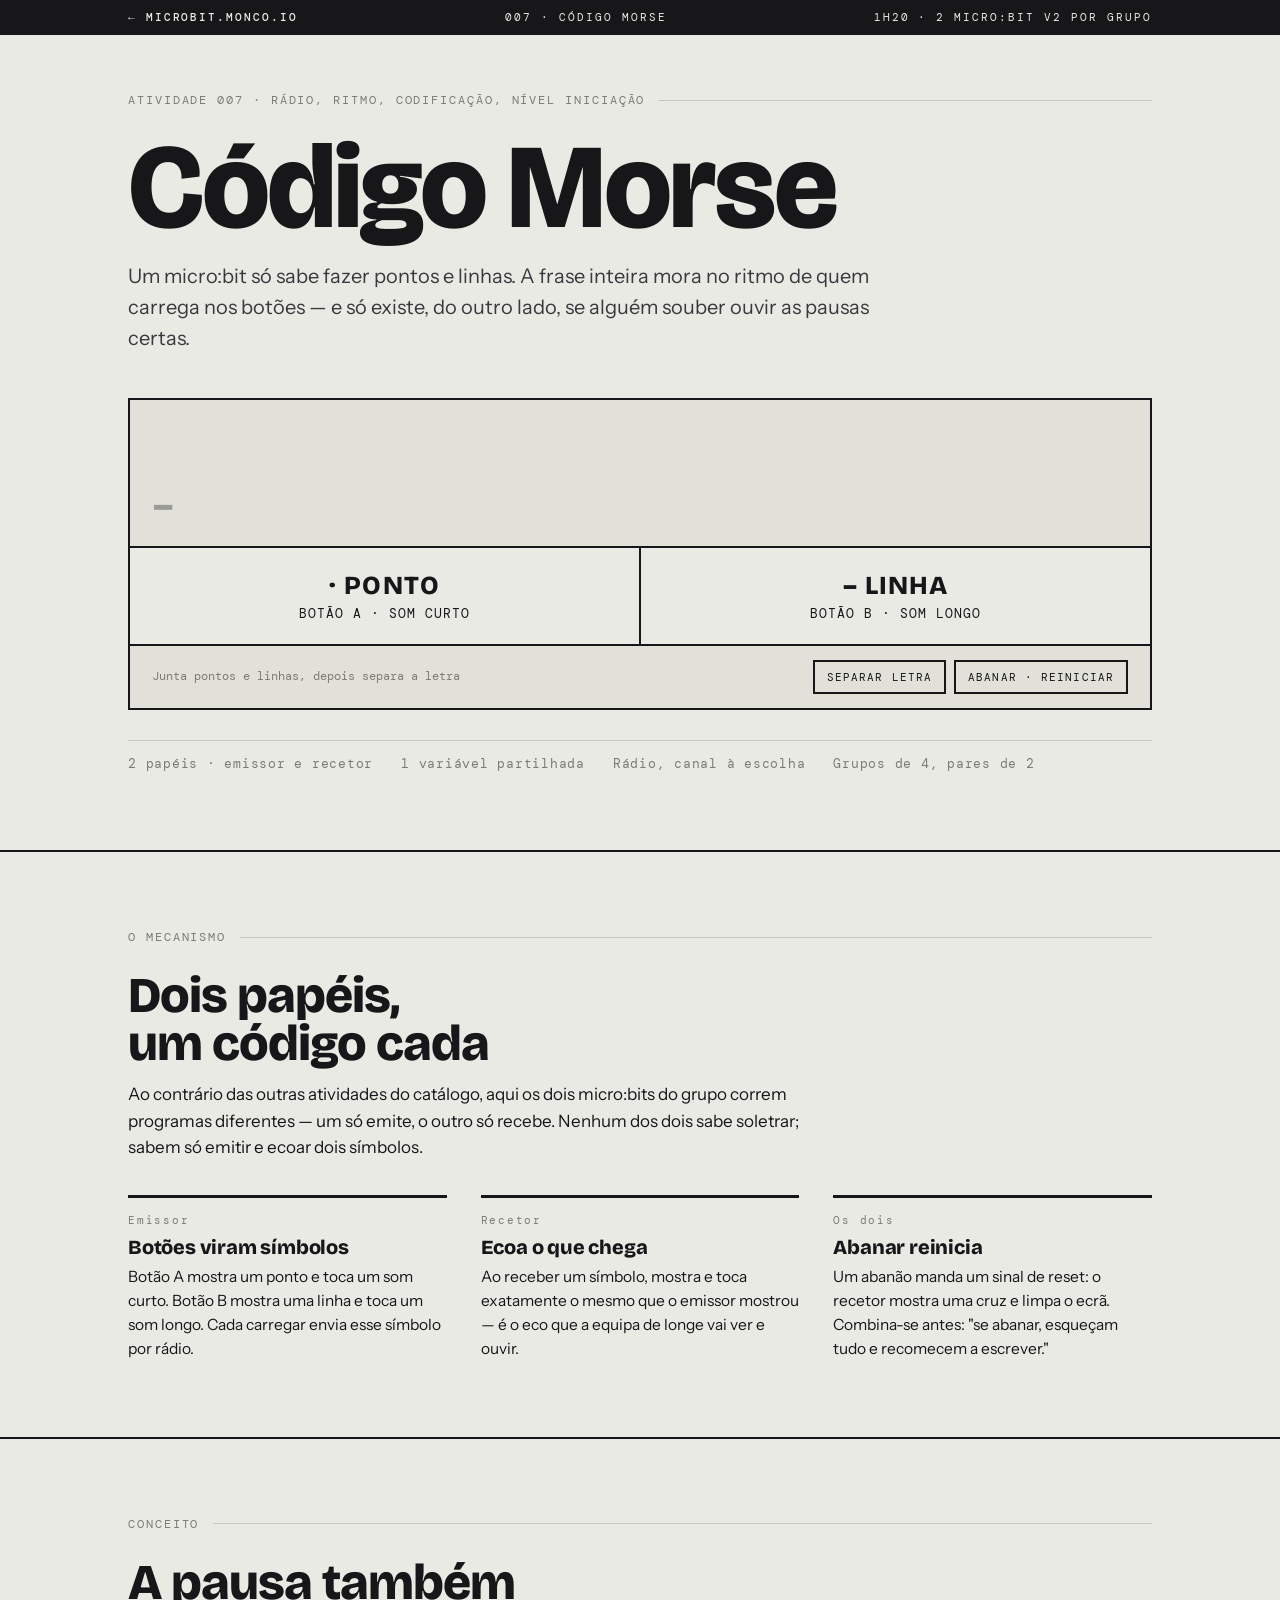
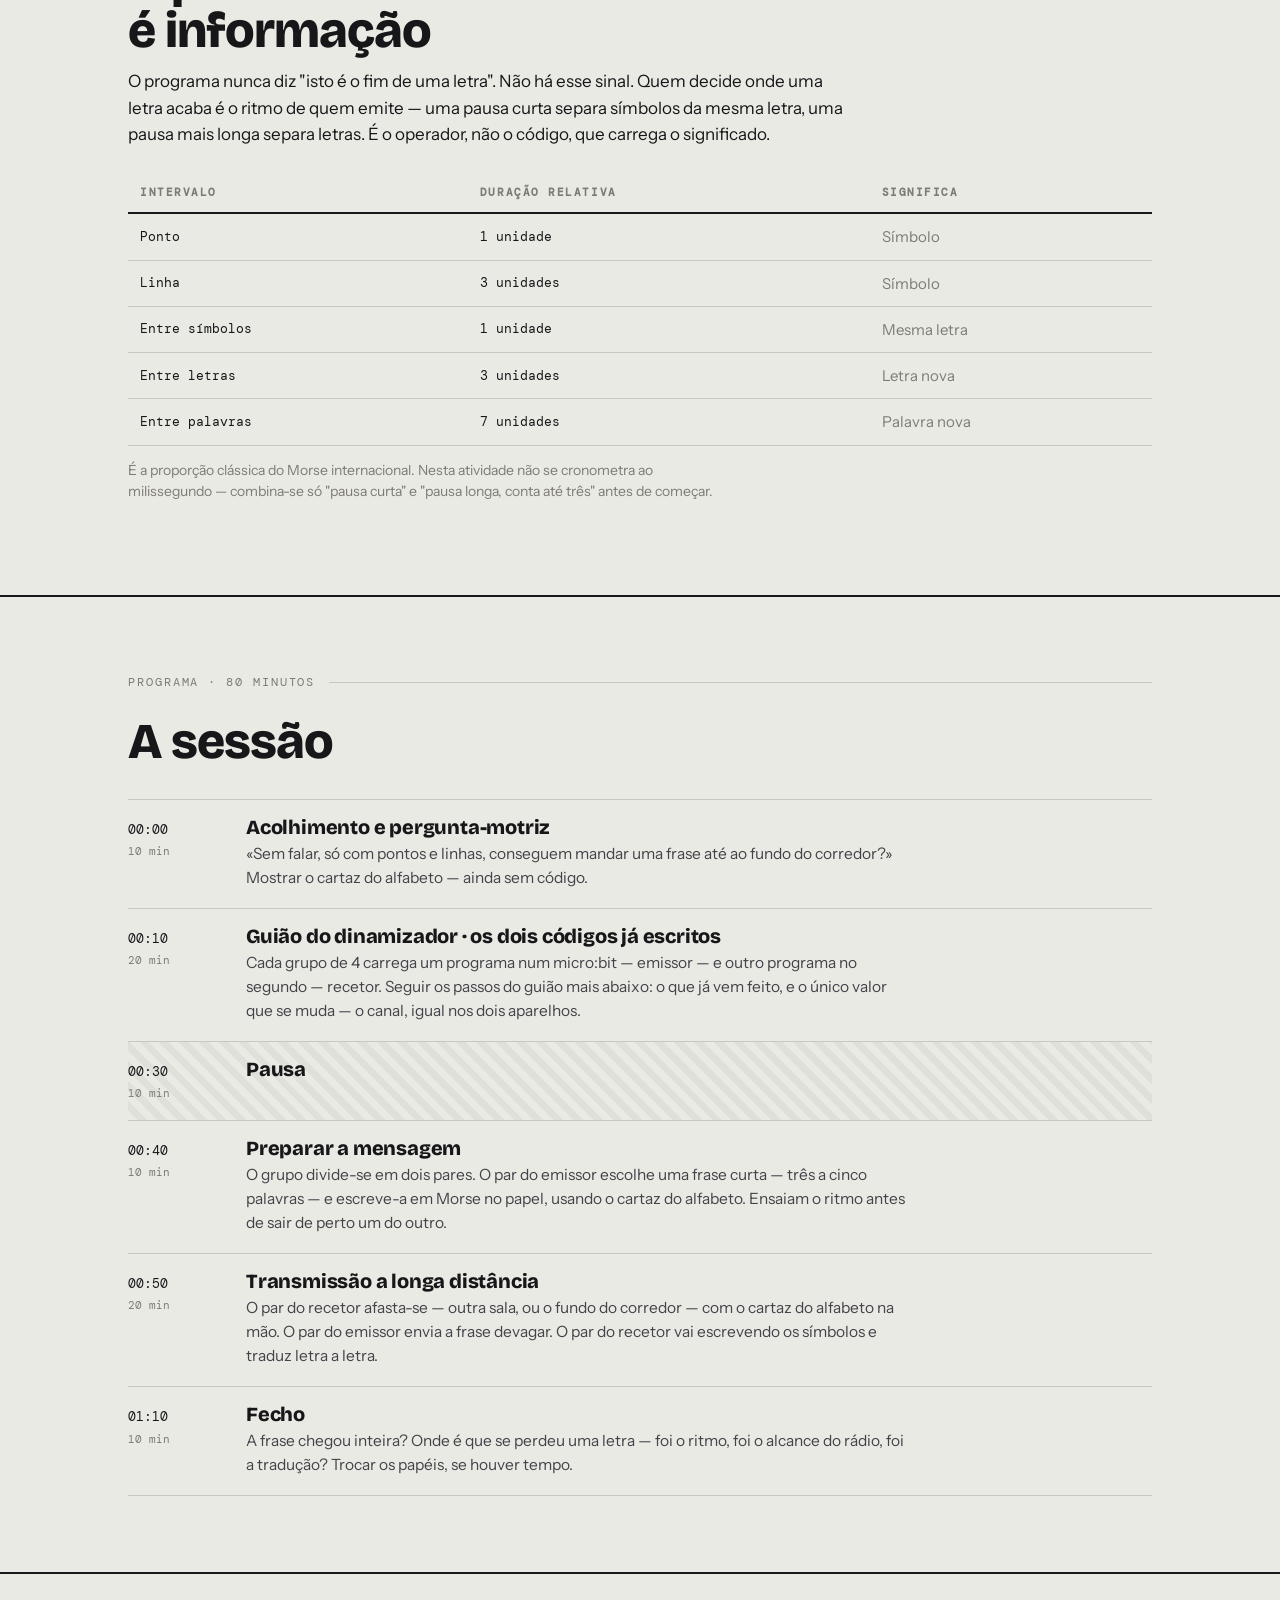
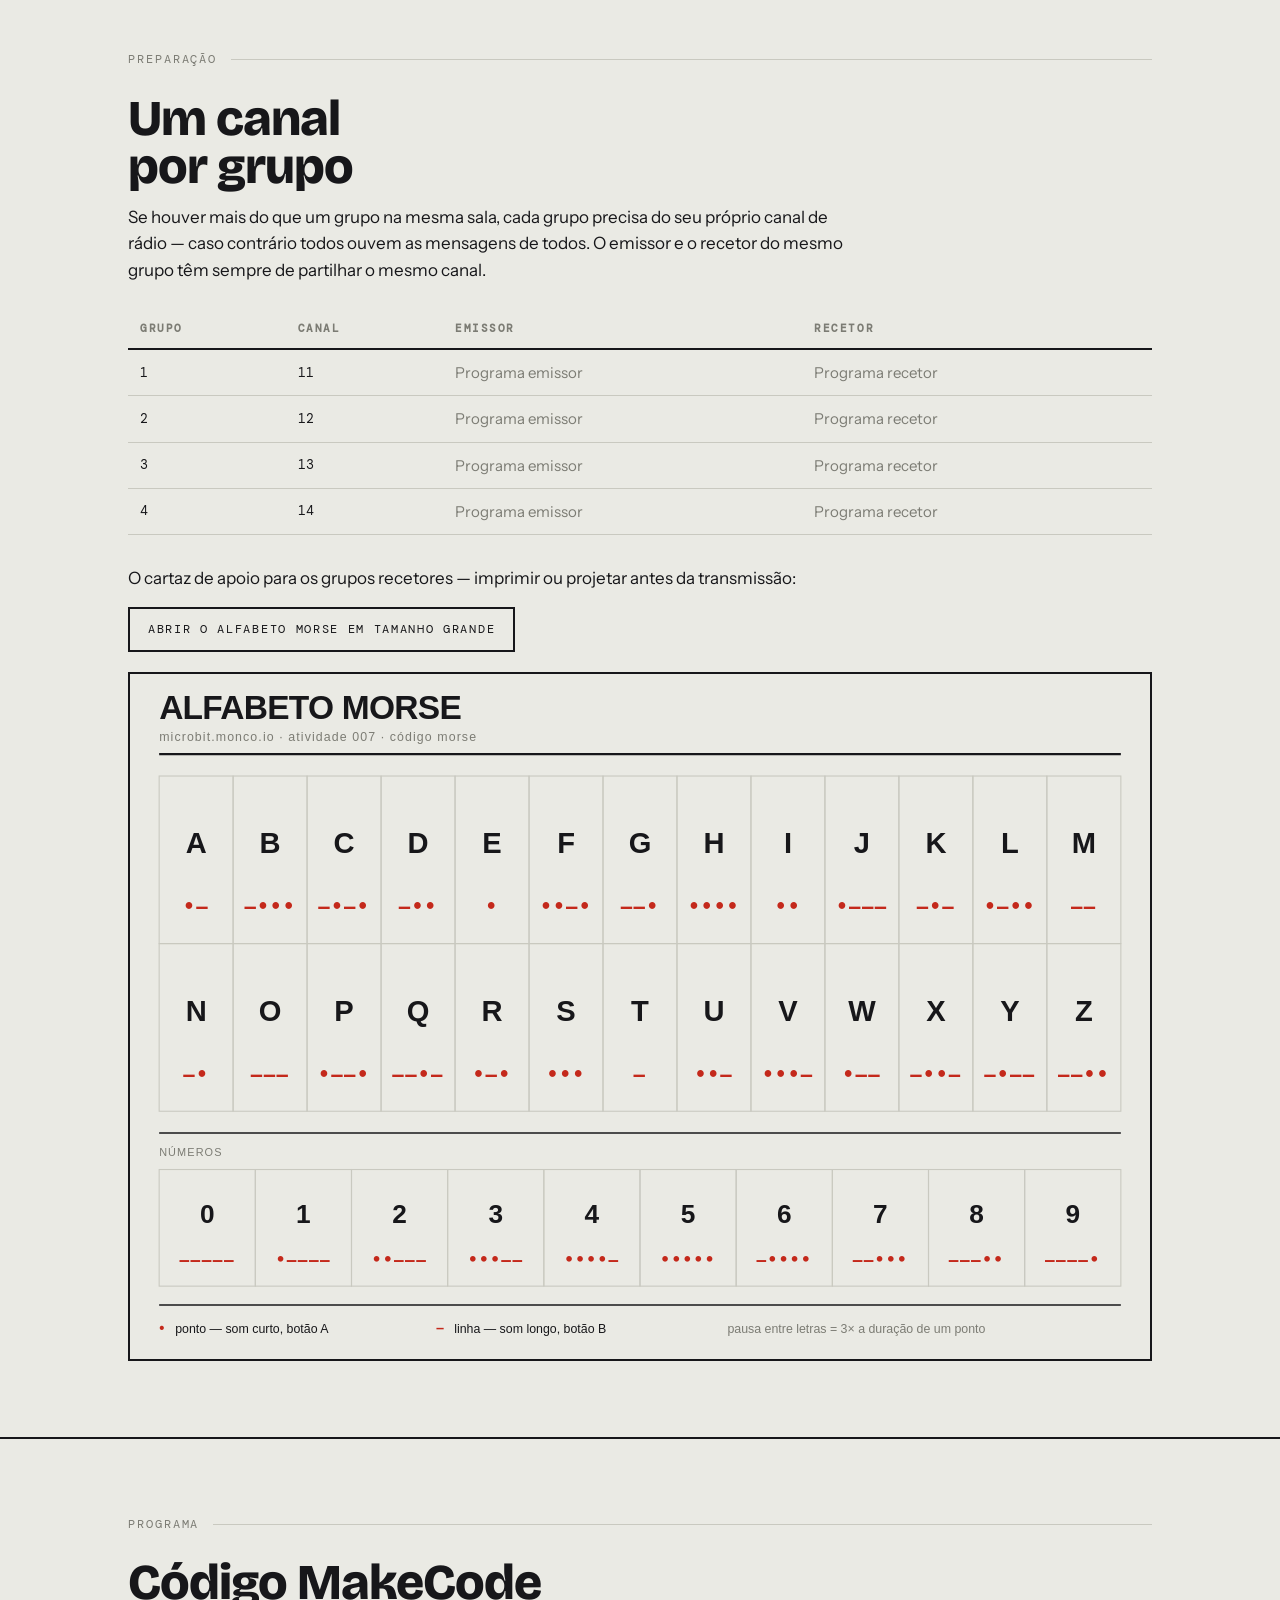
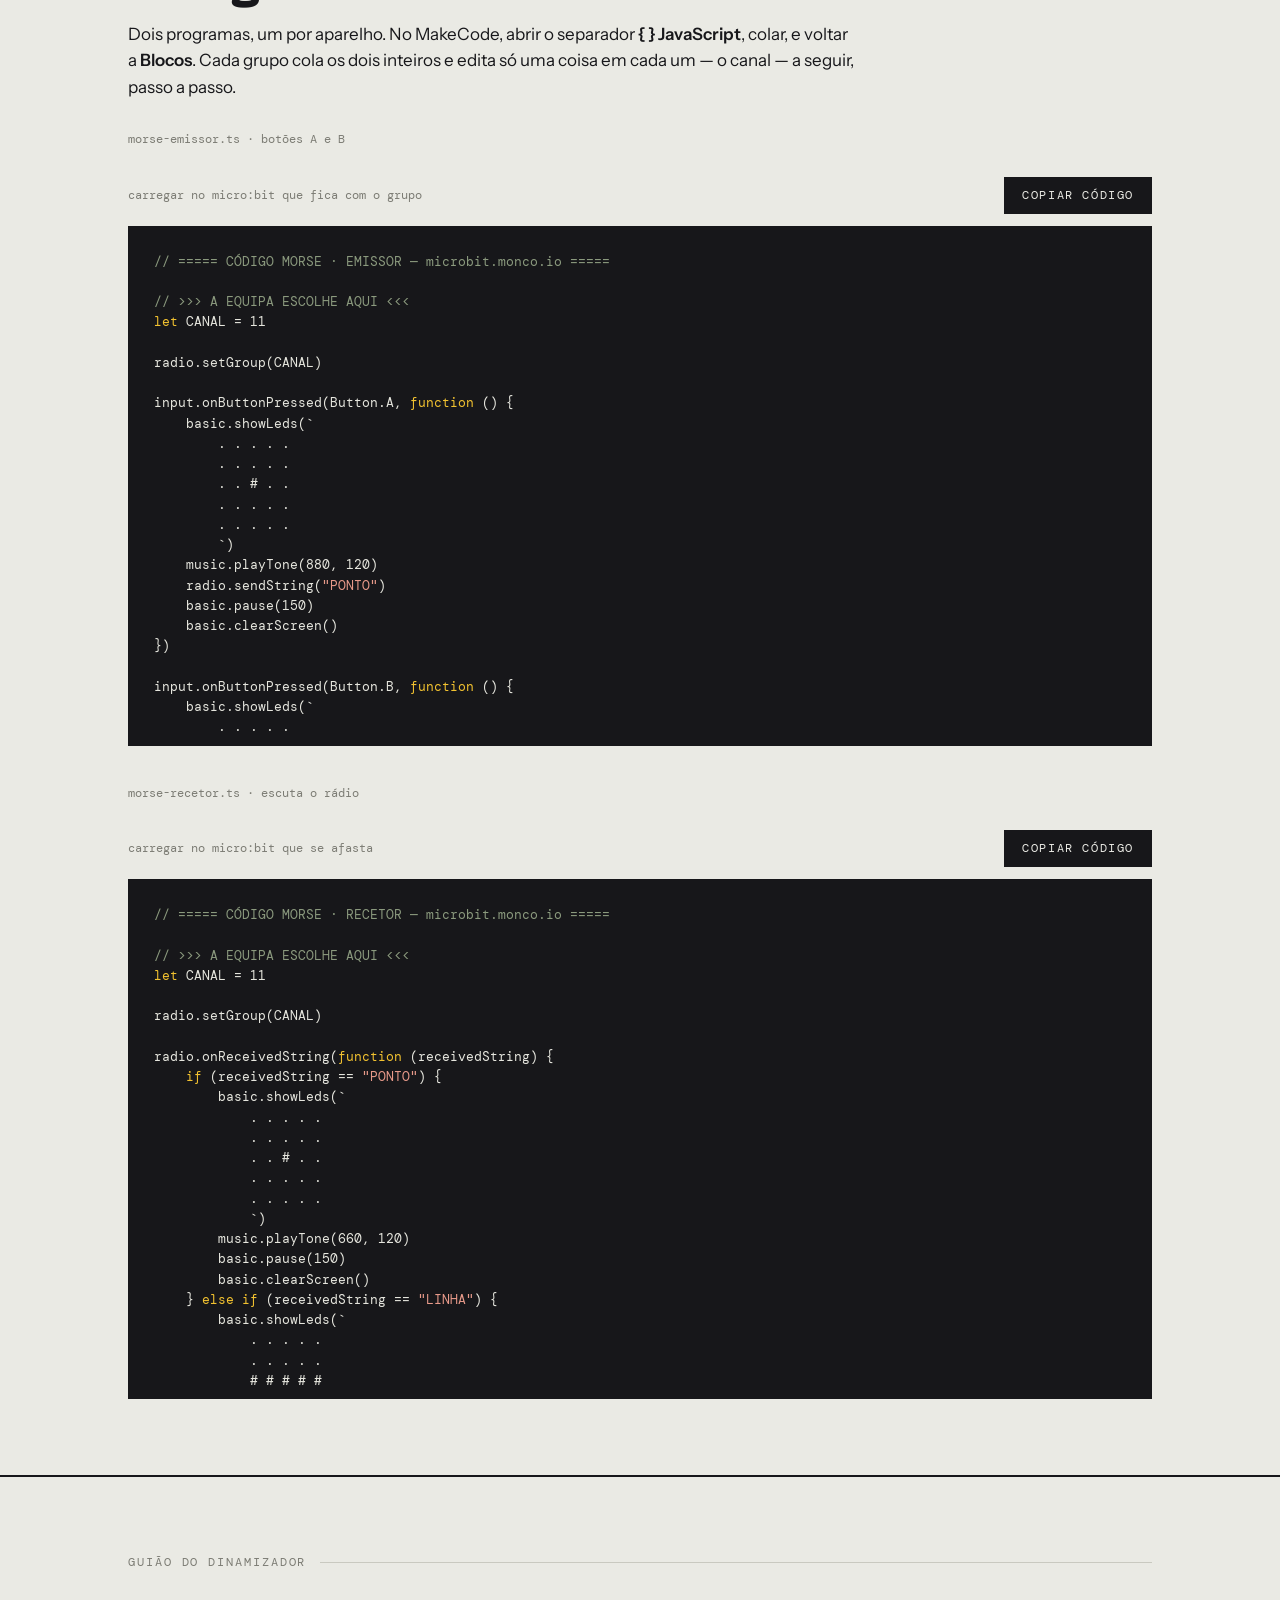
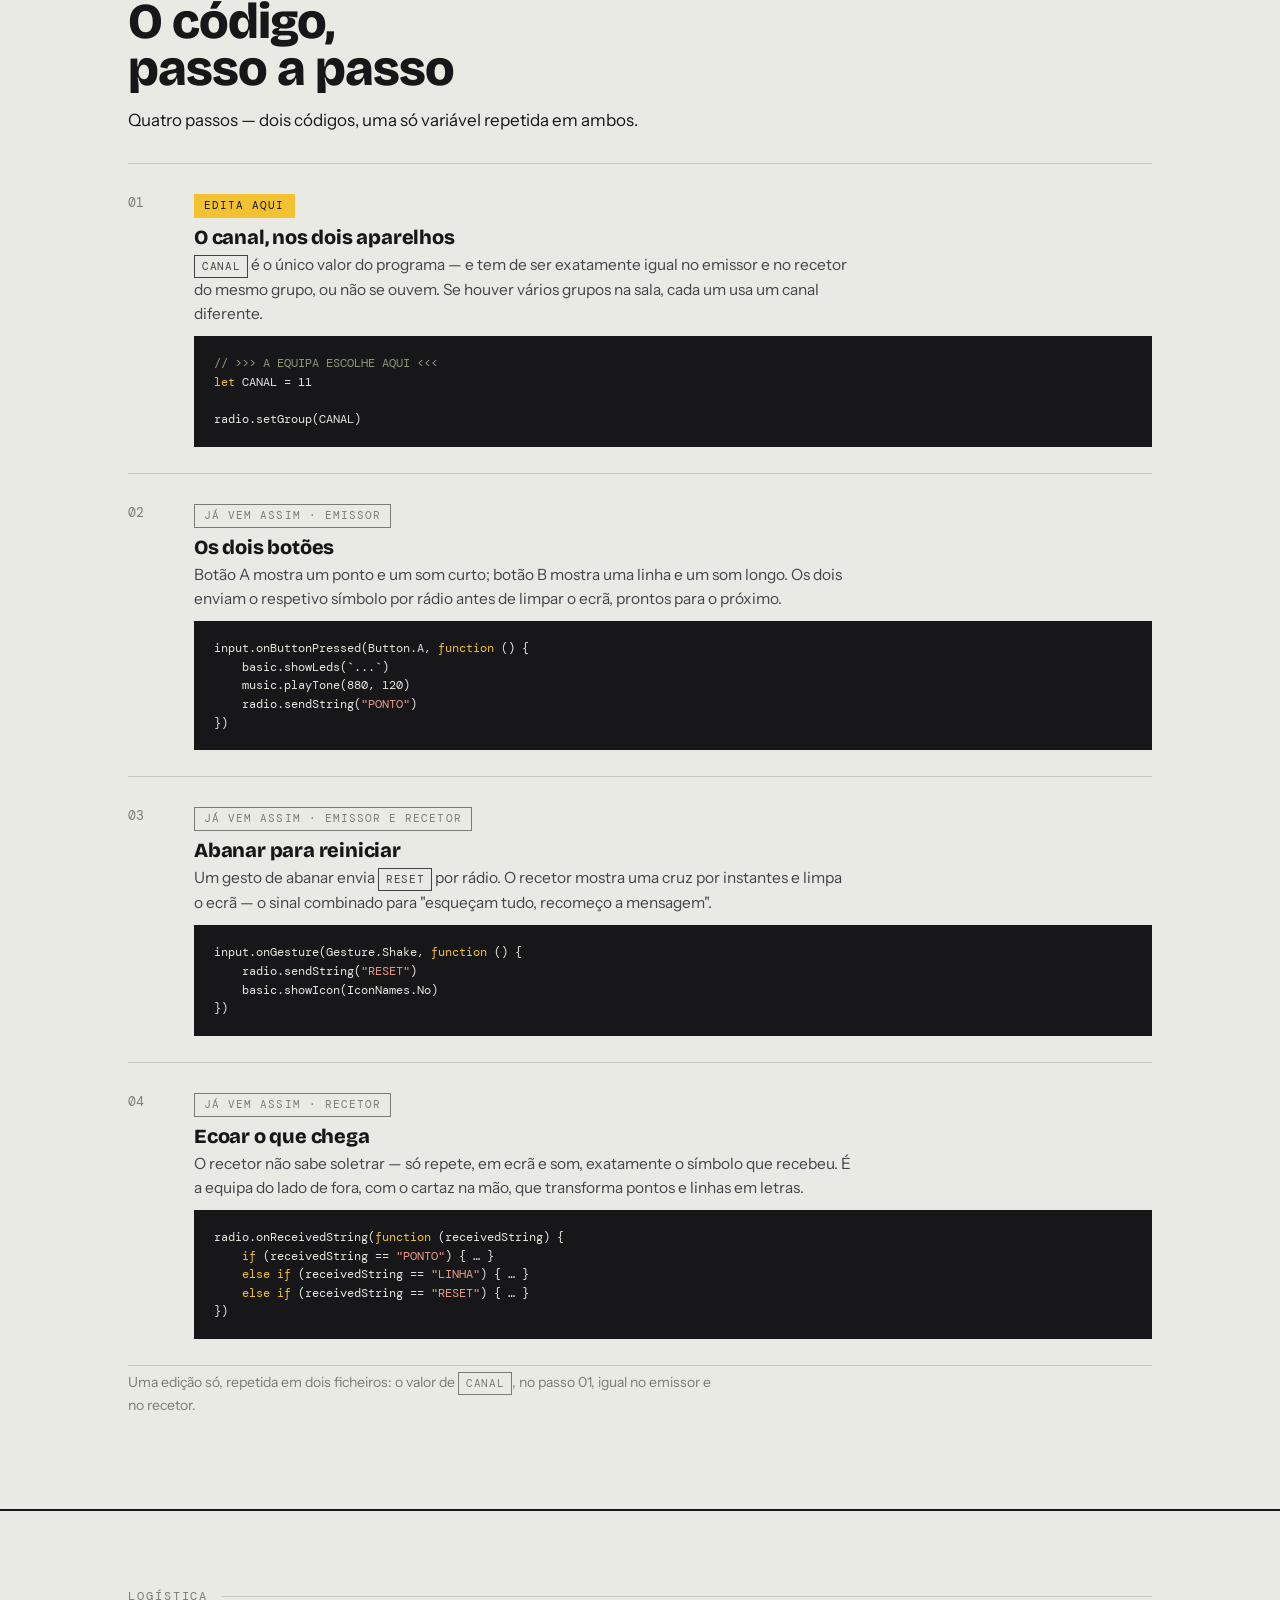
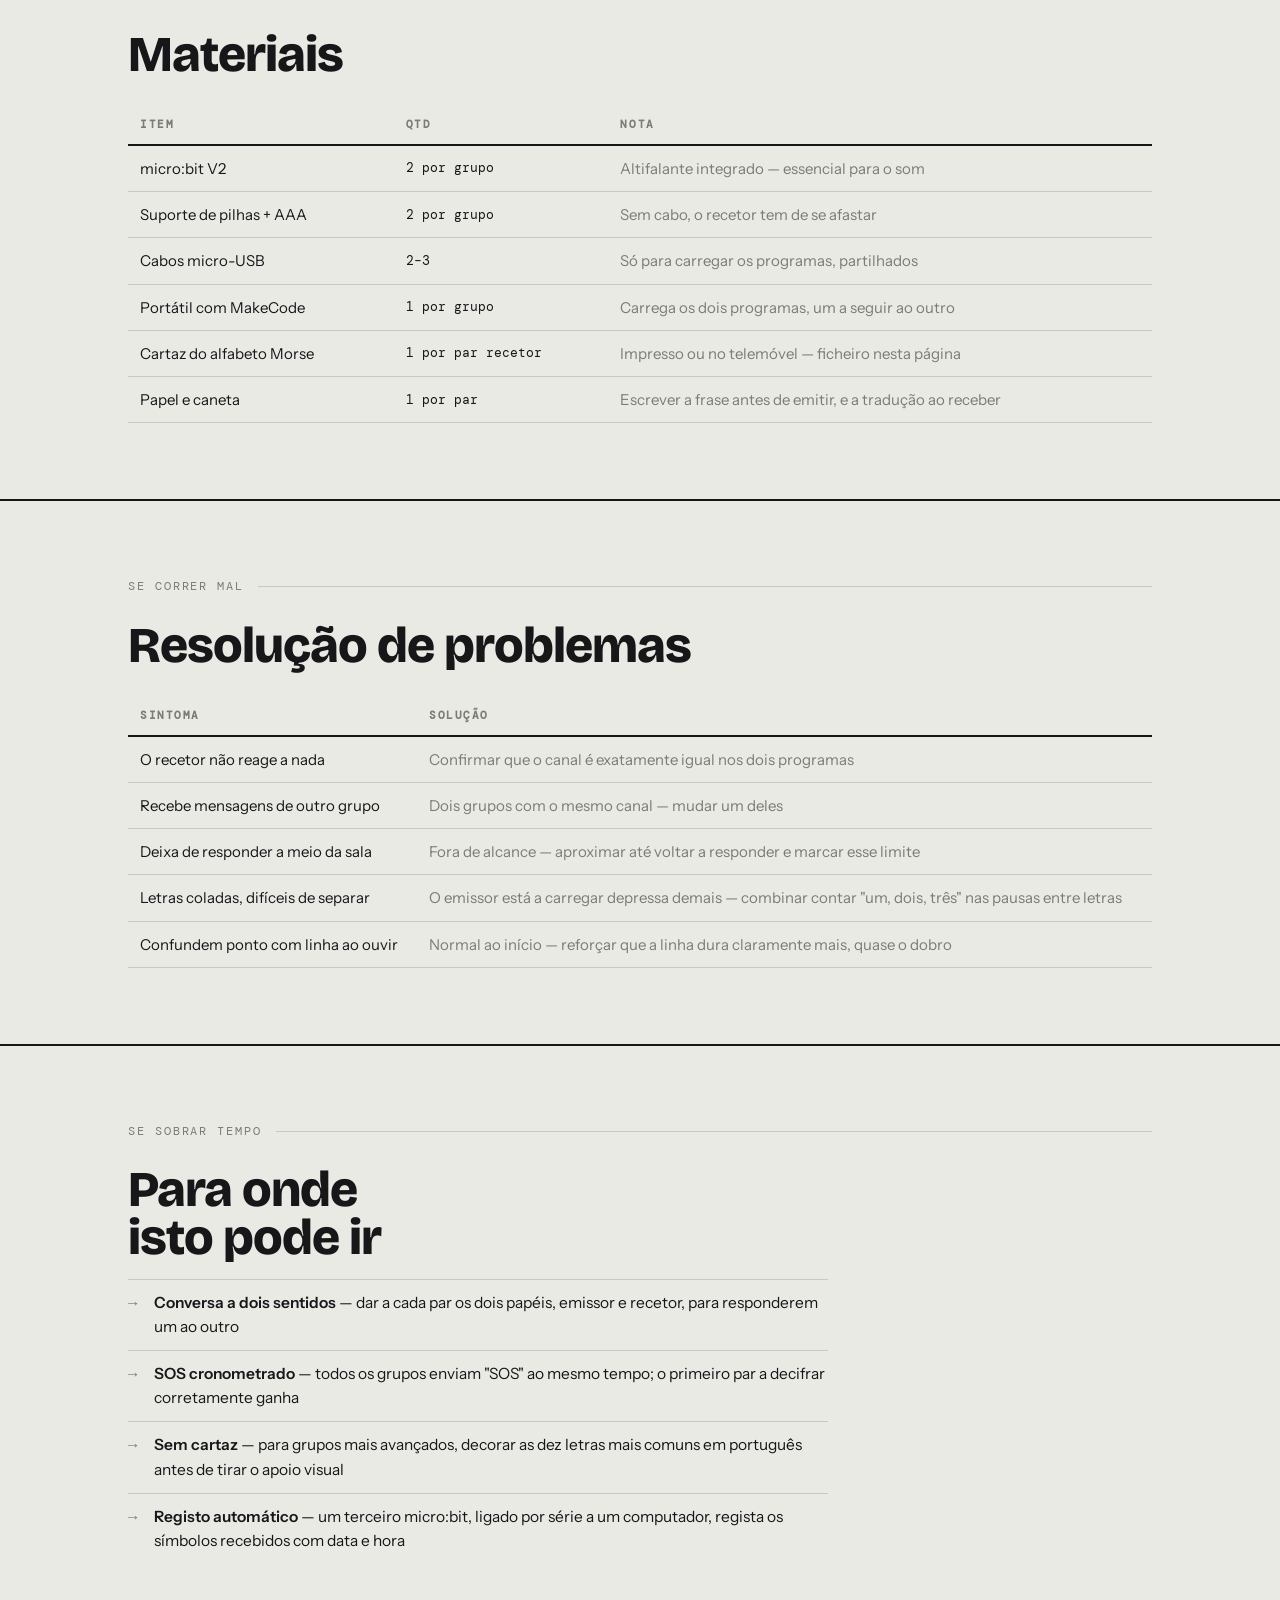
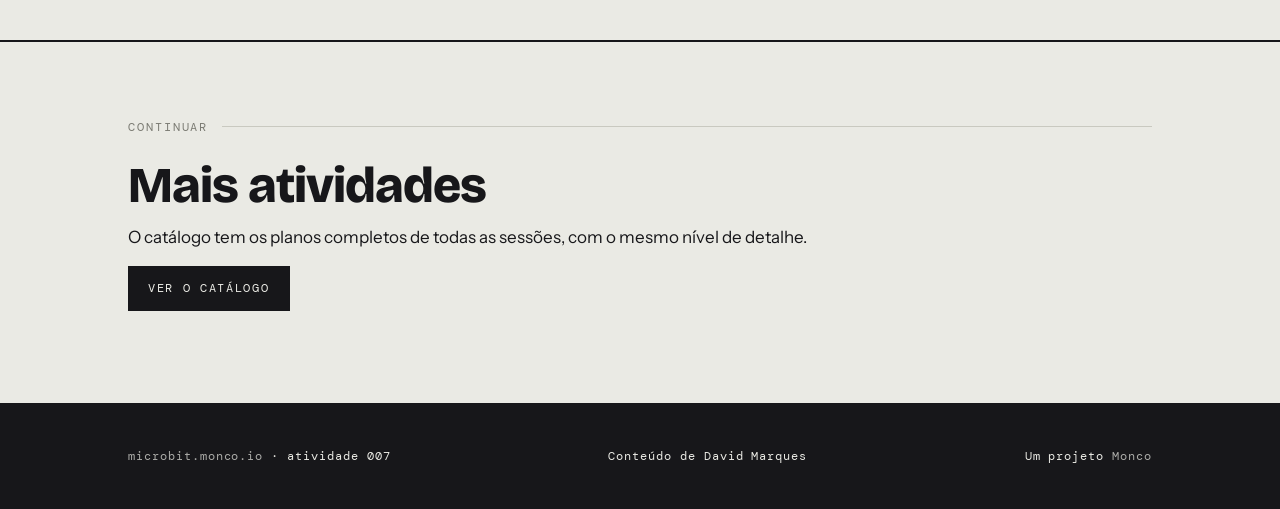
<file: atividades/codigo-morse.html>
<!DOCTYPE html>
<html lang="pt-PT">
<head>
<meta charset="utf-8">
<meta name="viewport" content="width=device-width, initial-scale=1">
<title>Código Morse — uma mensagem à distância · microbit.monco.io</title>
<meta name="description" content="Atividade de 1h20: um micro:bit emissor, outro recetor, uma frase enviada em pontos e linhas até ao fundo do corredor.">
<meta property="og:title" content="Código Morse — uma mensagem à distância">
<meta name="author" content="David Marques">
<meta property="og:description" content="Dois papéis, um canal, e uma frase que só chega inteira se o ritmo for certo.">
<link rel="preconnect" href="https://fonts.googleapis.com">
<link rel="preconnect" href="https://fonts.gstatic.com" crossorigin>
<link href="https://fonts.googleapis.com/css2?family=Bricolage+Grotesque:opsz,wdth,wght@12..96,75..100,400;12..96,75..100,700;12..96,75..100,800&family=Instrument+Sans:wght@400;500;600&family=DM+Mono:wght@400;500&display=swap" rel="stylesheet">
<link rel="stylesheet" href="../assets/base.css">
<style>
/* ===== Código Morse 007 — acentos e assinatura ===== */
body{--accent:#C4291B;--accent-2:#1B1B3A}

.hero{padding-top:56px}
.hero h1{font-size:clamp(48px,10vw,120px);font-weight:800;line-height:.86;margin-bottom:22px}
.hero-meta{display:flex;gap:28px;flex-wrap:wrap;font-family:var(--mono);font-size:12.5px;letter-spacing:.06em;color:var(--muted);border-top:1px solid var(--rule);padding-top:14px;margin-top:30px}

/* --- banca de morse (assinatura) --- */
.morse-shell{border:2px solid var(--ink);margin-top:44px;background:var(--paper-2)}
.morse-screen{padding:26px 24px;border-bottom:2px solid var(--ink)}
.morse-buffer{font-family:var(--mono);font-size:20px;letter-spacing:.2em;color:var(--accent);min-height:28px;word-break:break-all}
.morse-msg{font-family:var(--disp);font-size:clamp(22px,4vw,34px);font-weight:800;margin-top:10px;min-height:1.2em;letter-spacing:.01em}
.morse-msg .cursor{opacity:.35}
.morse-btns{display:grid;grid-template-columns:1fr 1fr;gap:2px;background:var(--ink)}
.morse-btns button{
  font-family:var(--mono);font-size:13px;letter-spacing:.08em;text-transform:uppercase;
  background:var(--paper);color:var(--ink);border:none;padding:22px 10px;cursor:pointer;
}
.morse-btns button:hover{background:var(--paper-2)}
.morse-btns button:active{background:var(--accent);color:#fff}
.morse-btns button b{display:block;font-family:var(--disp);font-size:26px;font-weight:800;margin-bottom:4px}
.morse-ctl{display:flex;justify-content:space-between;align-items:center;gap:12px;flex-wrap:wrap;padding:14px 22px;border-top:2px solid var(--ink)}
.morse-ctl .mini-btns{display:flex;gap:8px}
button.mini{
  font-family:var(--mono);font-size:11px;letter-spacing:.1em;text-transform:uppercase;
  background:transparent;color:var(--ink);border:2px solid var(--ink);padding:8px 12px;cursor:pointer;
}
button.mini:hover{background:var(--ink);color:var(--paper)}

@media (max-width:600px){
  .morse-btns button{padding:16px 8px}
}
</style>
</head>
<body>

<div class="topbar"><div class="wrap">
  <a class="home" href="../">← microbit.monco.io</a>
  <span>007 · Código Morse</span>
  <span>1h20 · 2 micro:bit V2 por grupo</span>
</div></div>

<!-- ============ 1 · ABERTURA ============ -->
<section class="first hero"><div class="wrap">
  <div class="eyebrow">Atividade 007 · Rádio, ritmo, codificação, nível iniciação</div>
  <h1>Código Morse</h1>
  <p class="lede">Um micro:bit só sabe fazer pontos e linhas. A frase inteira mora no ritmo de quem carrega nos botões — e só existe, do outro lado, se alguém souber ouvir as pausas certas.</p>

  <div class="morse-shell">
    <div class="morse-screen">
      <div class="morse-buffer" id="buffer">&nbsp;</div>
      <div class="morse-msg" id="msg">Experimenta escrever uma palavra<span class="cursor">_</span></div>
    </div>
    <div class="morse-btns">
      <button type="button" id="btnPonto"><b>· Ponto</b>botão A · som curto</button>
      <button type="button" id="btnLinha"><b>– Linha</b>botão B · som longo</button>
    </div>
    <div class="morse-ctl">
      <span class="dim mono" style="font-size:12px">Junta pontos e linhas, depois separa a letra</span>
      <div class="mini-btns">
        <button class="mini" id="btnSeparar" type="button">Separar letra</button>
        <button class="mini" id="btnReset" type="button">Abanar · reiniciar</button>
      </div>
    </div>
  </div>

  <div class="hero-meta">
    <span>2 papéis · emissor e recetor</span>
    <span>1 variável partilhada</span>
    <span>Rádio, canal à escolha</span>
    <span>Grupos de 4, pares de 2</span>
  </div>
</div></section>

<!-- ============ 2 · O MECANISMO ============ -->
<section><div class="wrap">
  <div class="eyebrow">O mecanismo</div>
  <h2>Dois papéis,<br>um código cada</h2>
  <p>Ao contrário das outras atividades do catálogo, aqui os dois micro:bits do grupo correm programas diferentes — um só emite, o outro só recebe. Nenhum dos dois sabe soletrar; sabem só emitir e ecoar dois símbolos.</p>
  <div class="cols">
    <div class="card"><span class="n">Emissor</span><h3>Botões viram símbolos</h3><p>Botão A mostra um ponto e toca um som curto. Botão B mostra uma linha e toca um som longo. Cada carregar envia esse símbolo por rádio.</p></div>
    <div class="card"><span class="n">Recetor</span><h3>Ecoa o que chega</h3><p>Ao receber um símbolo, mostra e toca exatamente o mesmo que o emissor mostrou — é o eco que a equipa de longe vai ver e ouvir.</p></div>
    <div class="card"><span class="n">Os dois</span><h3>Abanar reinicia</h3><p>Um abanão manda um sinal de reset: o recetor mostra uma cruz e limpa o ecrã. Combina-se antes: "se abanar, esqueçam tudo e recomecem a escrever."</p></div>
  </div>
</div></section>

<!-- ============ 3 · CONCEITO CENTRAL ============ -->
<section><div class="wrap">
  <div class="eyebrow">Conceito</div>
  <h2>A pausa também<br>é informação</h2>
  <p>O programa nunca diz "isto é o fim de uma letra". Não há esse sinal. Quem decide onde uma letra acaba é o ritmo de quem emite — uma pausa curta separa símbolos da mesma letra, uma pausa mais longa separa letras. É o operador, não o código, que carrega o significado.</p>
  <table>
    <thead><tr><th>Intervalo</th><th>Duração relativa</th><th>Significa</th></tr></thead>
    <tbody>
      <tr><td class="t">Ponto</td><td class="t">1 unidade</td><td class="dim">Símbolo</td></tr>
      <tr><td class="t">Linha</td><td class="t">3 unidades</td><td class="dim">Símbolo</td></tr>
      <tr><td class="t">Entre símbolos</td><td class="t">1 unidade</td><td class="dim">Mesma letra</td></tr>
      <tr><td class="t">Entre letras</td><td class="t">3 unidades</td><td class="dim">Letra nova</td></tr>
      <tr><td class="t">Entre palavras</td><td class="t">7 unidades</td><td class="dim">Palavra nova</td></tr>
    </tbody>
  </table>
  <p class="dim" style="font-size:14px;margin-top:14px">É a proporção clássica do Morse internacional. Nesta atividade não se cronometra ao milissegundo — combina-se só "pausa curta" e "pausa longa, conta até três" antes de começar.</p>
</div></section>

<!-- ============ 4 · SESSÃO ============ -->
<section><div class="wrap">
  <div class="eyebrow">Programa · 80 minutos</div>
  <h2>A sessão</h2>
  <div class="tl">
    <div class="tl-row"><div class="t">00:00<small>10 min</small></div><div><h3>Acolhimento e pergunta-motriz</h3><p>«Sem falar, só com pontos e linhas, conseguem mandar uma frase até ao fundo do corredor?» Mostrar o cartaz do alfabeto — ainda sem código.</p></div></div>
    <div class="tl-row"><div class="t">00:10<small>20 min</small></div><div><h3>Guião do dinamizador · os dois códigos já escritos</h3><p>Cada grupo de 4 carrega um programa num micro:bit — emissor — e outro programa no segundo — recetor. Seguir os passos do guião mais abaixo: o que já vem feito, e o único valor que se muda — o canal, igual nos dois aparelhos.</p></div></div>
    <div class="tl-row pause"><div class="t">00:30<small>10 min</small></div><div><h3>Pausa</h3><p></p></div></div>
    <div class="tl-row"><div class="t">00:40<small>10 min</small></div><div><h3>Preparar a mensagem</h3><p>O grupo divide-se em dois pares. O par do emissor escolhe uma frase curta — três a cinco palavras — e escreve-a em Morse no papel, usando o cartaz do alfabeto. Ensaiam o ritmo antes de sair de perto um do outro.</p></div></div>
    <div class="tl-row"><div class="t">00:50<small>20 min</small></div><div><h3>Transmissão a longa distância</h3><p>O par do recetor afasta-se — outra sala, ou o fundo do corredor — com o cartaz do alfabeto na mão. O par do emissor envia a frase devagar. O par do recetor vai escrevendo os símbolos e traduz letra a letra.</p></div></div>
    <div class="tl-row"><div class="t">01:10<small>10 min</small></div><div><h3>Fecho</h3><p>A frase chegou inteira? Onde é que se perdeu uma letra — foi o ritmo, foi o alcance do rádio, foi a tradução? Trocar os papéis, se houver tempo.</p></div></div>
  </div>
</div></section>

<!-- ============ 5 · PREPARAÇÃO ============ -->
<section><div class="wrap">
  <div class="eyebrow">Preparação</div>
  <h2>Um canal<br>por grupo</h2>
  <p>Se houver mais do que um grupo na mesma sala, cada grupo precisa do seu próprio canal de rádio — caso contrário todos ouvem as mensagens de todos. O emissor e o recetor do mesmo grupo têm sempre de partilhar o mesmo canal.</p>
  <table>
    <thead><tr><th>Grupo</th><th>Canal</th><th>Emissor</th><th>Recetor</th></tr></thead>
    <tbody>
      <tr><td class="t">1</td><td class="t">11</td><td class="dim">Programa emissor</td><td class="dim">Programa recetor</td></tr>
      <tr><td class="t">2</td><td class="t">12</td><td class="dim">Programa emissor</td><td class="dim">Programa recetor</td></tr>
      <tr><td class="t">3</td><td class="t">13</td><td class="dim">Programa emissor</td><td class="dim">Programa recetor</td></tr>
      <tr><td class="t">4</td><td class="t">14</td><td class="dim">Programa emissor</td><td class="dim">Programa recetor</td></tr>
    </tbody>
  </table>

  <p style="margin-top:30px">O cartaz de apoio para os grupos recetores — imprimir ou projetar antes da transmissão:</p>
  <p><a class="btn ghost" href="alfabeto-morse.svg" target="_blank" rel="noopener">Abrir o alfabeto Morse em tamanho grande</a></p>
  <img src="alfabeto-morse.svg" alt="Cartaz do alfabeto Morse, de A a Z e de 0 a 9, com o código de pontos e linhas de cada carácter" style="margin-top:20px;border:2px solid var(--ink)">
</div></section>

<!-- ============ 6 · CÓDIGO ============ -->
<section><div class="wrap">
  <div class="eyebrow">Programa</div>
  <h2>Código MakeCode</h2>
  <p>Dois programas, um por aparelho. No MakeCode, abrir o separador <strong>{ } JavaScript</strong>, colar, e voltar a <strong>Blocos</strong>. Cada grupo cola os dois inteiros e edita só uma coisa em cada um — o canal — a seguir, passo a passo.</p>

  <p class="dim mono" style="font-size:12px;margin-top:30px">morse-emissor.ts · botões A e B</p>
  <div class="codebar">
    <span class="dim" style="font-family:var(--mono);font-size:12px">carregar no micro:bit que fica com o grupo</span>
    <button class="copy" id="copyBtnEmissor">Copiar código</button>
  </div>
  <pre id="codeEmissor"><span class="c">// ===== CÓDIGO MORSE · EMISSOR — microbit.monco.io =====</span>

<span class="c">// &gt;&gt;&gt; A EQUIPA ESCOLHE AQUI &lt;&lt;&lt;</span>
<span class="k">let</span> CANAL = 11

radio.setGroup(CANAL)

input.onButtonPressed(Button.A, <span class="k">function</span> () {
    basic.showLeds(`
        . . . . .
        . . . . .
        . . # . .
        . . . . .
        . . . . .
        `)
    music.playTone(880, 120)
    radio.sendString(<span class="s">"PONTO"</span>)
    basic.pause(150)
    basic.clearScreen()
})

input.onButtonPressed(Button.B, <span class="k">function</span> () {
    basic.showLeds(`
        . . . . .
        . . . . .
        # # # # #
        . . . . .
        . . . . .
        `)
    music.playTone(880, 450)
    radio.sendString(<span class="s">"LINHA"</span>)
    basic.pause(150)
    basic.clearScreen()
})

input.onGesture(Gesture.Shake, <span class="k">function</span> () {
    radio.sendString(<span class="s">"RESET"</span>)
    basic.showIcon(IconNames.No)
    basic.pause(400)
    basic.clearScreen()
})

basic.showIcon(IconNames.Yes)</pre>

  <p class="dim mono" style="font-size:12px;margin-top:38px">morse-recetor.ts · escuta o rádio</p>
  <div class="codebar">
    <span class="dim" style="font-family:var(--mono);font-size:12px">carregar no micro:bit que se afasta</span>
    <button class="copy" id="copyBtnRecetor">Copiar código</button>
  </div>
  <pre id="codeRecetor"><span class="c">// ===== CÓDIGO MORSE · RECETOR — microbit.monco.io =====</span>

<span class="c">// &gt;&gt;&gt; A EQUIPA ESCOLHE AQUI &lt;&lt;&lt;</span>
<span class="k">let</span> CANAL = 11

radio.setGroup(CANAL)

radio.onReceivedString(<span class="k">function</span> (receivedString) {
    <span class="k">if</span> (receivedString == <span class="s">"PONTO"</span>) {
        basic.showLeds(`
            . . . . .
            . . . . .
            . . # . .
            . . . . .
            . . . . .
            `)
        music.playTone(660, 120)
        basic.pause(150)
        basic.clearScreen()
    } <span class="k">else</span> <span class="k">if</span> (receivedString == <span class="s">"LINHA"</span>) {
        basic.showLeds(`
            . . . . .
            . . . . .
            # # # # #
            . . . . .
            . . . . .
            `)
        music.playTone(660, 450)
        basic.pause(150)
        basic.clearScreen()
    } <span class="k">else</span> <span class="k">if</span> (receivedString == <span class="s">"RESET"</span>) {
        basic.showIcon(IconNames.No)
        basic.pause(400)
        basic.clearScreen()
    }
})

basic.showIcon(IconNames.Yes)</pre>
</div></section>

<!-- ============ 7 · GUIÃO DO DINAMIZADOR ============ -->
<section><div class="wrap">
  <div class="eyebrow">Guião do dinamizador</div>
  <h2>O código,<br>passo a passo</h2>
  <p>Quatro passos — dois códigos, uma só variável repetida em ambos.</p>

  <div class="script">
    <div class="step">
      <div class="step-n">01</div>
      <div>
        <span class="badge edit">Edita aqui</span>
        <h3>O canal, nos dois aparelhos</h3>
        <p><span class="tag">CANAL</span> é o único valor do programa — e tem de ser exatamente igual no emissor e no recetor do mesmo grupo, ou não se ouvem. Se houver vários grupos na sala, cada um usa um canal diferente.</p>
        <pre class="mini"><span class="c">// &gt;&gt;&gt; A EQUIPA ESCOLHE AQUI &lt;&lt;&lt;</span>
<span class="k">let</span> CANAL = 11

radio.setGroup(CANAL)</pre>
      </div>
    </div>
    <div class="step">
      <div class="step-n">02</div>
      <div>
        <span class="badge fixed">Já vem assim · emissor</span>
        <h3>Os dois botões</h3>
        <p>Botão A mostra um ponto e um som curto; botão B mostra uma linha e um som longo. Os dois enviam o respetivo símbolo por rádio antes de limpar o ecrã, prontos para o próximo.</p>
        <pre class="mini">input.onButtonPressed(Button.A, <span class="k">function</span> () {
    basic.showLeds(`...`)
    music.playTone(880, 120)
    radio.sendString(<span class="s">"PONTO"</span>)
})</pre>
      </div>
    </div>
    <div class="step">
      <div class="step-n">03</div>
      <div>
        <span class="badge fixed">Já vem assim · emissor e recetor</span>
        <h3>Abanar para reiniciar</h3>
        <p>Um gesto de abanar envia <span class="tag">RESET</span> por rádio. O recetor mostra uma cruz por instantes e limpa o ecrã — o sinal combinado para "esqueçam tudo, recomeço a mensagem".</p>
        <pre class="mini">input.onGesture(Gesture.Shake, <span class="k">function</span> () {
    radio.sendString(<span class="s">"RESET"</span>)
    basic.showIcon(IconNames.No)
})</pre>
      </div>
    </div>
    <div class="step">
      <div class="step-n">04</div>
      <div>
        <span class="badge fixed">Já vem assim · recetor</span>
        <h3>Ecoar o que chega</h3>
        <p>O recetor não sabe soletrar — só repete, em ecrã e som, exatamente o símbolo que recebeu. É a equipa do lado de fora, com o cartaz na mão, que transforma pontos e linhas em letras.</p>
        <pre class="mini">radio.onReceivedString(<span class="k">function</span> (receivedString) {
    <span class="k">if</span> (receivedString == <span class="s">"PONTO"</span>) { … }
    <span class="k">else</span> <span class="k">if</span> (receivedString == <span class="s">"LINHA"</span>) { … }
    <span class="k">else</span> <span class="k">if</span> (receivedString == <span class="s">"RESET"</span>) { … }
})</pre>
      </div>
    </div>
  </div>

  <p class="dim" style="font-size:14px;margin-top:6px">Uma edição só, repetida em dois ficheiros: o valor de <span class="tag">CANAL</span>, no passo 01, igual no emissor e no recetor.</p>
</div></section>

<!-- ============ 8 · MATERIAIS ============ -->
<section><div class="wrap">
  <div class="eyebrow">Logística</div>
  <h2>Materiais</h2>
  <table>
    <thead><tr><th>Item</th><th>Qtd</th><th>Nota</th></tr></thead>
    <tbody>
      <tr><td>micro:bit V2</td><td class="t">2 por grupo</td><td class="dim">Altifalante integrado — essencial para o som</td></tr>
      <tr><td>Suporte de pilhas + AAA</td><td class="t">2 por grupo</td><td class="dim">Sem cabo, o recetor tem de se afastar</td></tr>
      <tr><td>Cabos micro-USB</td><td class="t">2–3</td><td class="dim">Só para carregar os programas, partilhados</td></tr>
      <tr><td>Portátil com MakeCode</td><td class="t">1 por grupo</td><td class="dim">Carrega os dois programas, um a seguir ao outro</td></tr>
      <tr><td>Cartaz do alfabeto Morse</td><td class="t">1 por par recetor</td><td class="dim">Impresso ou no telemóvel — ficheiro nesta página</td></tr>
      <tr><td>Papel e caneta</td><td class="t">1 por par</td><td class="dim">Escrever a frase antes de emitir, e a tradução ao receber</td></tr>
    </tbody>
  </table>
</div></section>

<!-- ============ 9 · SE CORRER MAL ============ -->
<section><div class="wrap">
  <div class="eyebrow">Se correr mal</div>
  <h2>Resolução de problemas</h2>
  <table>
    <thead><tr><th>Sintoma</th><th>Solução</th></tr></thead>
    <tbody>
      <tr><td>O recetor não reage a nada</td><td class="dim">Confirmar que o canal é exatamente igual nos dois programas</td></tr>
      <tr><td>Recebe mensagens de outro grupo</td><td class="dim">Dois grupos com o mesmo canal — mudar um deles</td></tr>
      <tr><td>Deixa de responder a meio da sala</td><td class="dim">Fora de alcance — aproximar até voltar a responder e marcar esse limite</td></tr>
      <tr><td>Letras coladas, difíceis de separar</td><td class="dim">O emissor está a carregar depressa demais — combinar contar "um, dois, três" nas pausas entre letras</td></tr>
      <tr><td>Confundem ponto com linha ao ouvir</td><td class="dim">Normal ao início — reforçar que a linha dura claramente mais, quase o dobro</td></tr>
    </tbody>
  </table>
</div></section>

<!-- ============ 10 · EXTENSÕES ============ -->
<section><div class="wrap">
  <div class="eyebrow">Se sobrar tempo</div>
  <h2>Para onde<br>isto pode ir</h2>
  <ul class="clean">
    <li><strong>Conversa a dois sentidos</strong> — dar a cada par os dois papéis, emissor e recetor, para responderem um ao outro</li>
    <li><strong>SOS cronometrado</strong> — todos os grupos enviam "SOS" ao mesmo tempo; o primeiro par a decifrar corretamente ganha</li>
    <li><strong>Sem cartaz</strong> — para grupos mais avançados, decorar as dez letras mais comuns em português antes de tirar o apoio visual</li>
    <li><strong>Registo automático</strong> — um terceiro micro:bit, ligado por série a um computador, regista os símbolos recebidos com data e hora</li>
  </ul>
</div></section>

<section><div class="wrap">
  <div class="eyebrow">Continuar</div>
  <h2>Mais atividades</h2>
  <p>O catálogo tem os planos completos de todas as sessões, com o mesmo nível de detalhe.</p>
  <p><a class="btn" href="../">Ver o catálogo</a></p>
</div></section>

<footer><div class="wrap">
  <span><a href="../">microbit.monco.io</a> · atividade 007</span>
  <span>Conteúdo de David Marques</span>
  <span>Um projeto <a href="https://monco.io">Monco</a></span>
</div></footer>

<script>
/* ---------- banca de morse ---------- */
const MORSE = {
  "•–":"A","–•••":"B","–•–•":"C","–••":"D","•":"E","••–•":"F","––•":"G","••••":"H",
  "••":"I","•–––":"J","–•–":"K","•–••":"L","––":"M","–•":"N","–––":"O","•––•":"P",
  "––•–":"Q","•–•":"R","•••":"S","–":"T","••–":"U","•••–":"V","•––":"W","–••–":"X",
  "–•––":"Y","––••":"Z",
  "–––––":"0","•––––":"1","••–––":"2","•••––":"3","••••–":"4","•••••":"5",
  "–••••":"6","––•••":"7","–––••":"8","––––•":"9"
};

let ac = null;
function ctx(){ if(!ac) ac = new (window.AudioContext||window.webkitAudioContext)(); if(ac.state==="suspended") ac.resume(); return ac; }
function bip(dur){
  const c = ctx(), t = c.currentTime;
  const o = c.createOscillator(), g = c.createGain();
  o.type = "square"; o.frequency.value = 740;
  g.gain.setValueAtTime(0.0001, t);
  g.gain.linearRampToValueAtTime(0.18, t+0.015);
  g.gain.exponentialRampToValueAtTime(0.0008, t+dur);
  o.connect(g); g.connect(c.destination);
  o.start(t); o.stop(t+dur+0.03);
}

const bufferEl = document.getElementById("buffer");
const msgEl = document.getElementById("msg");
let buffer = "";
let mensagem = "";
let primeira = true;

function render(){
  bufferEl.textContent = buffer || " ";
  msgEl.innerHTML = (mensagem || "") + '<span class="cursor">_</span>';
}

function limparPlaceholder(){
  if(primeira){ primeira = false; mensagem = ""; }
}

document.getElementById("btnPonto").addEventListener("click", ()=>{
  limparPlaceholder();
  buffer += "•";
  bip(0.09);
  render();
});
document.getElementById("btnLinha").addEventListener("click", ()=>{
  limparPlaceholder();
  buffer += "–";
  bip(0.32);
  render();
});
document.getElementById("btnSeparar").addEventListener("click", ()=>{
  if(!buffer){ return; }
  const letra = MORSE[buffer] || "?";
  mensagem += letra;
  buffer = "";
  render();
});
document.getElementById("btnReset").addEventListener("click", ()=>{
  buffer = ""; mensagem = ""; primeira = true;
  msgEl.innerHTML = 'Experimenta escrever uma palavra<span class="cursor">_</span>';
  bufferEl.textContent = " ";
});
render();

/* ---------- copiar ---------- */
function ligarCopiar(botaoId, codeId){
  document.getElementById(botaoId).addEventListener("click", async e=>{
    const txt = document.getElementById(codeId).innerText;
    try{
      await navigator.clipboard.writeText(txt);
      e.target.textContent = "Copiado";
    }catch(err){
      const ta = document.createElement("textarea");
      ta.value = txt; document.body.appendChild(ta); ta.select();
      document.execCommand("copy"); ta.remove();
      e.target.textContent = "Copiado";
    }
    setTimeout(()=>{ e.target.textContent = "Copiar código"; }, 1800);
  });
}
ligarCopiar("copyBtnEmissor", "codeEmissor");
ligarCopiar("copyBtnRecetor", "codeRecetor");
</script>
</body>
</html>
</file>
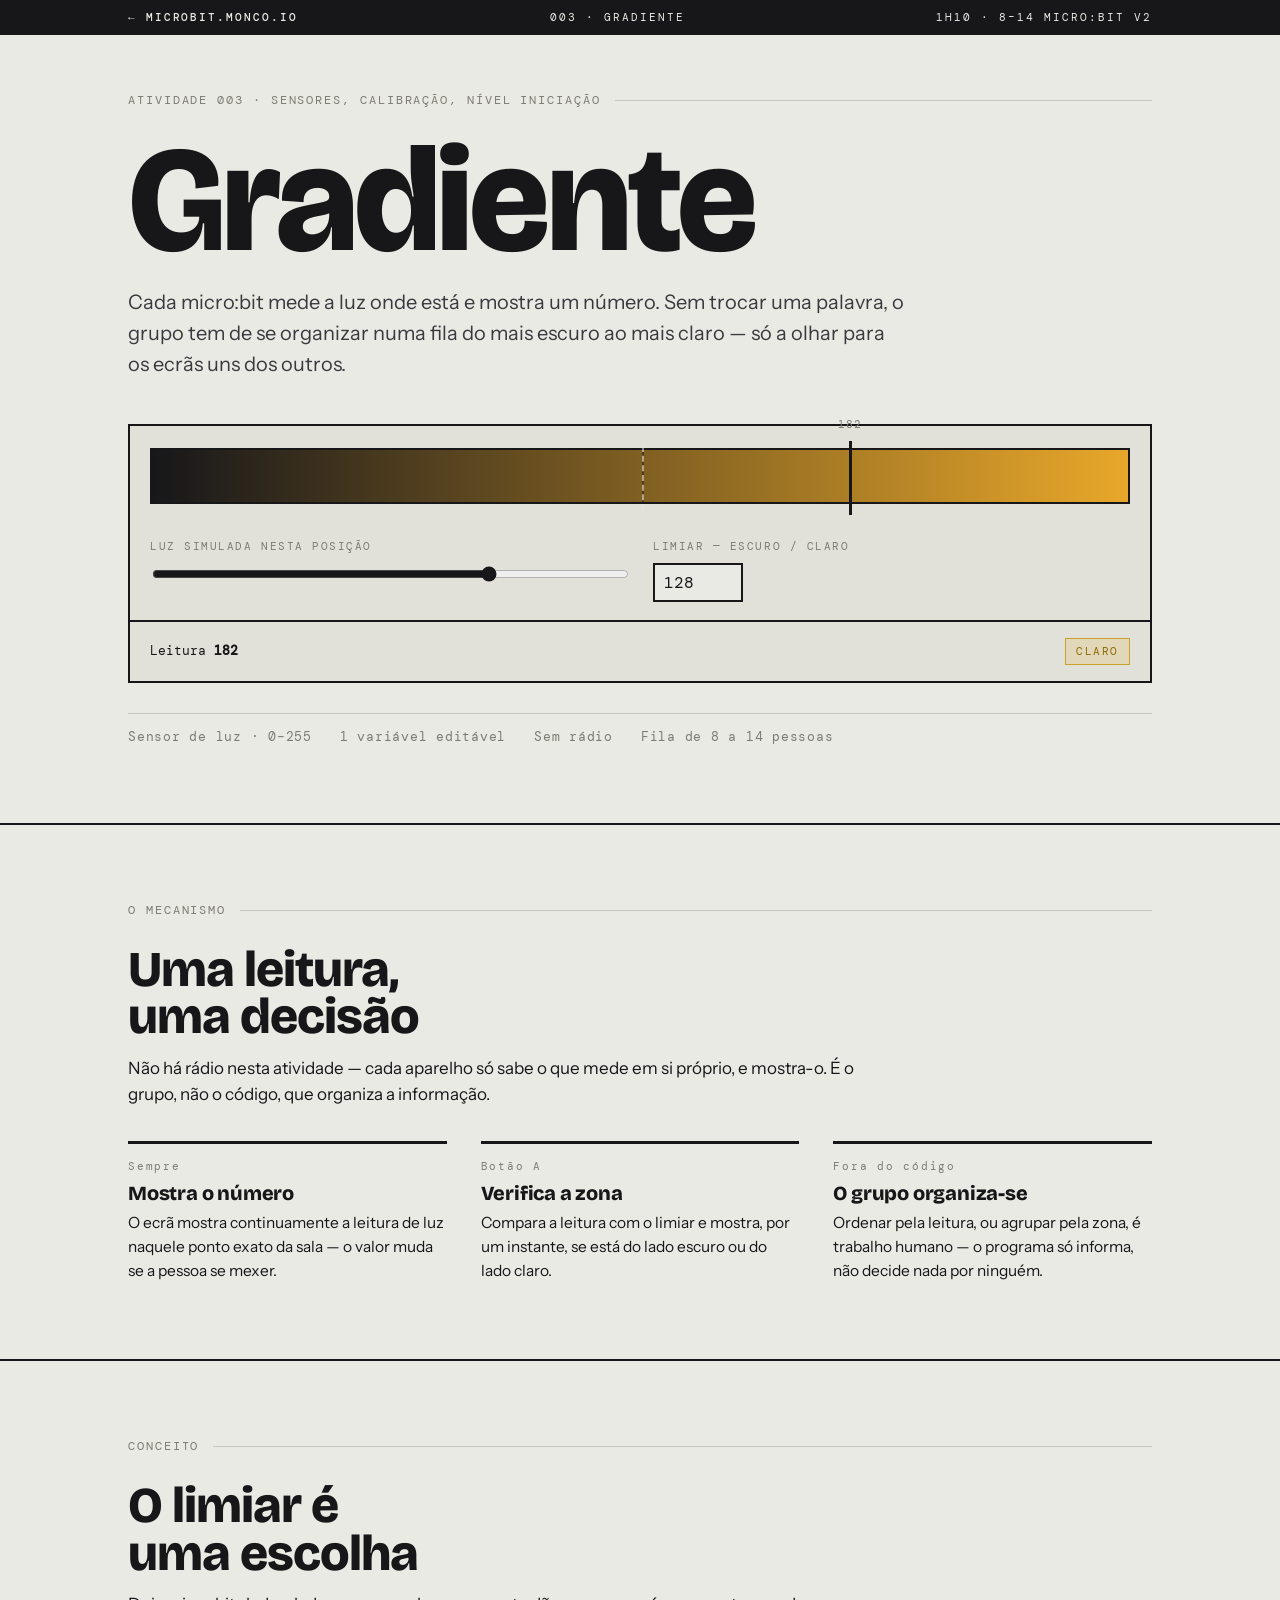
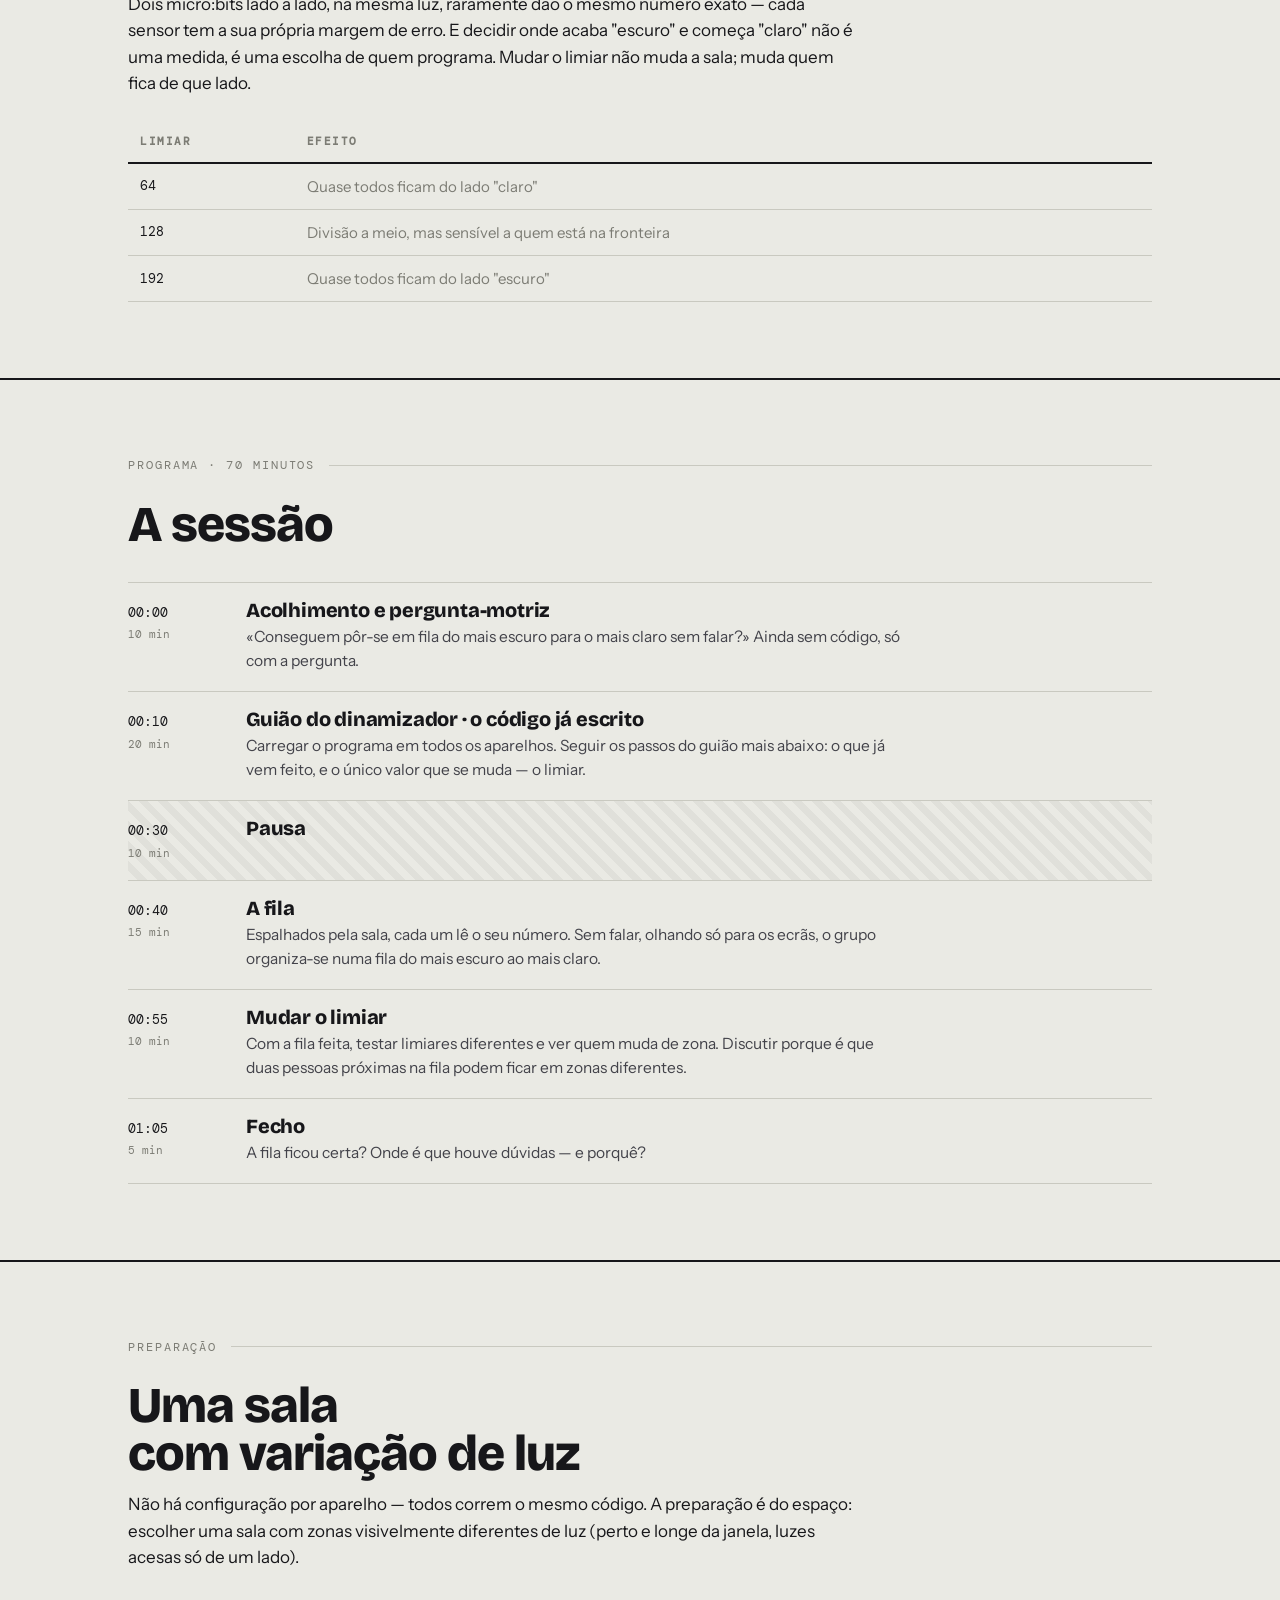
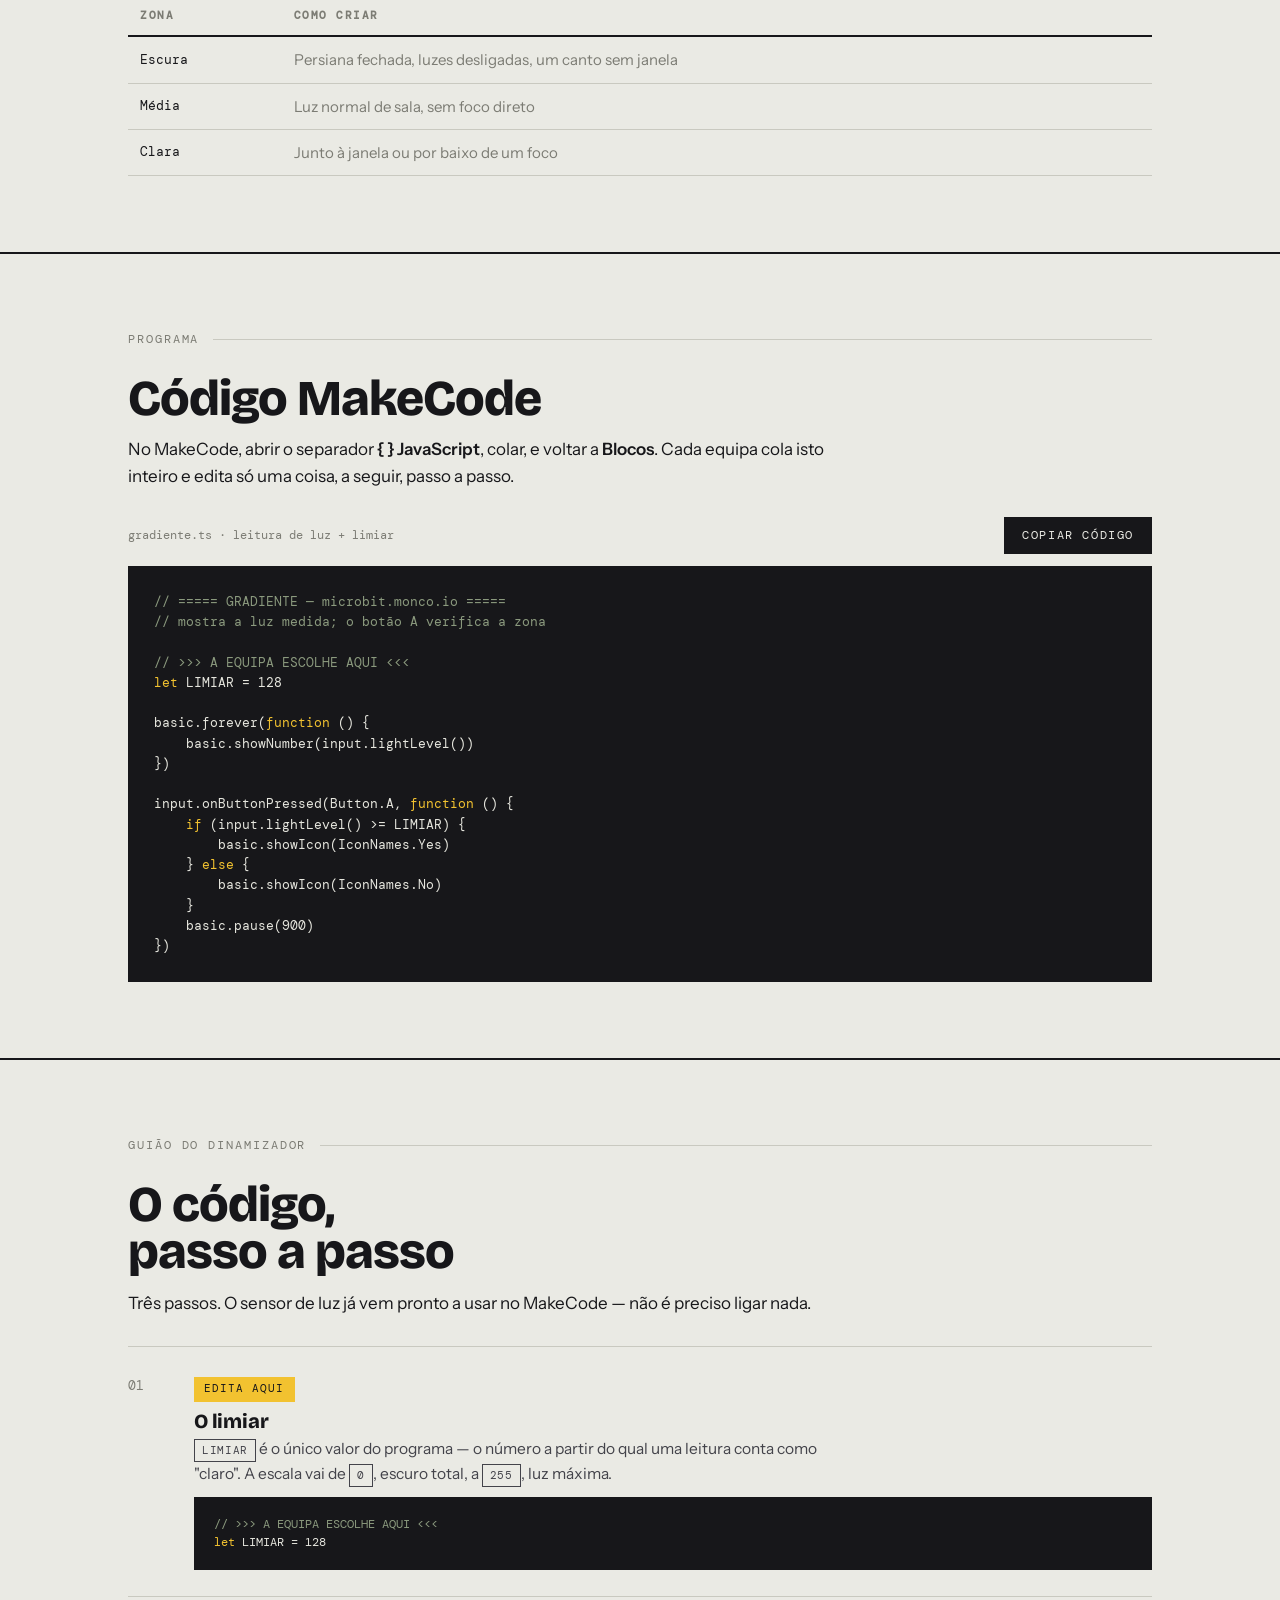
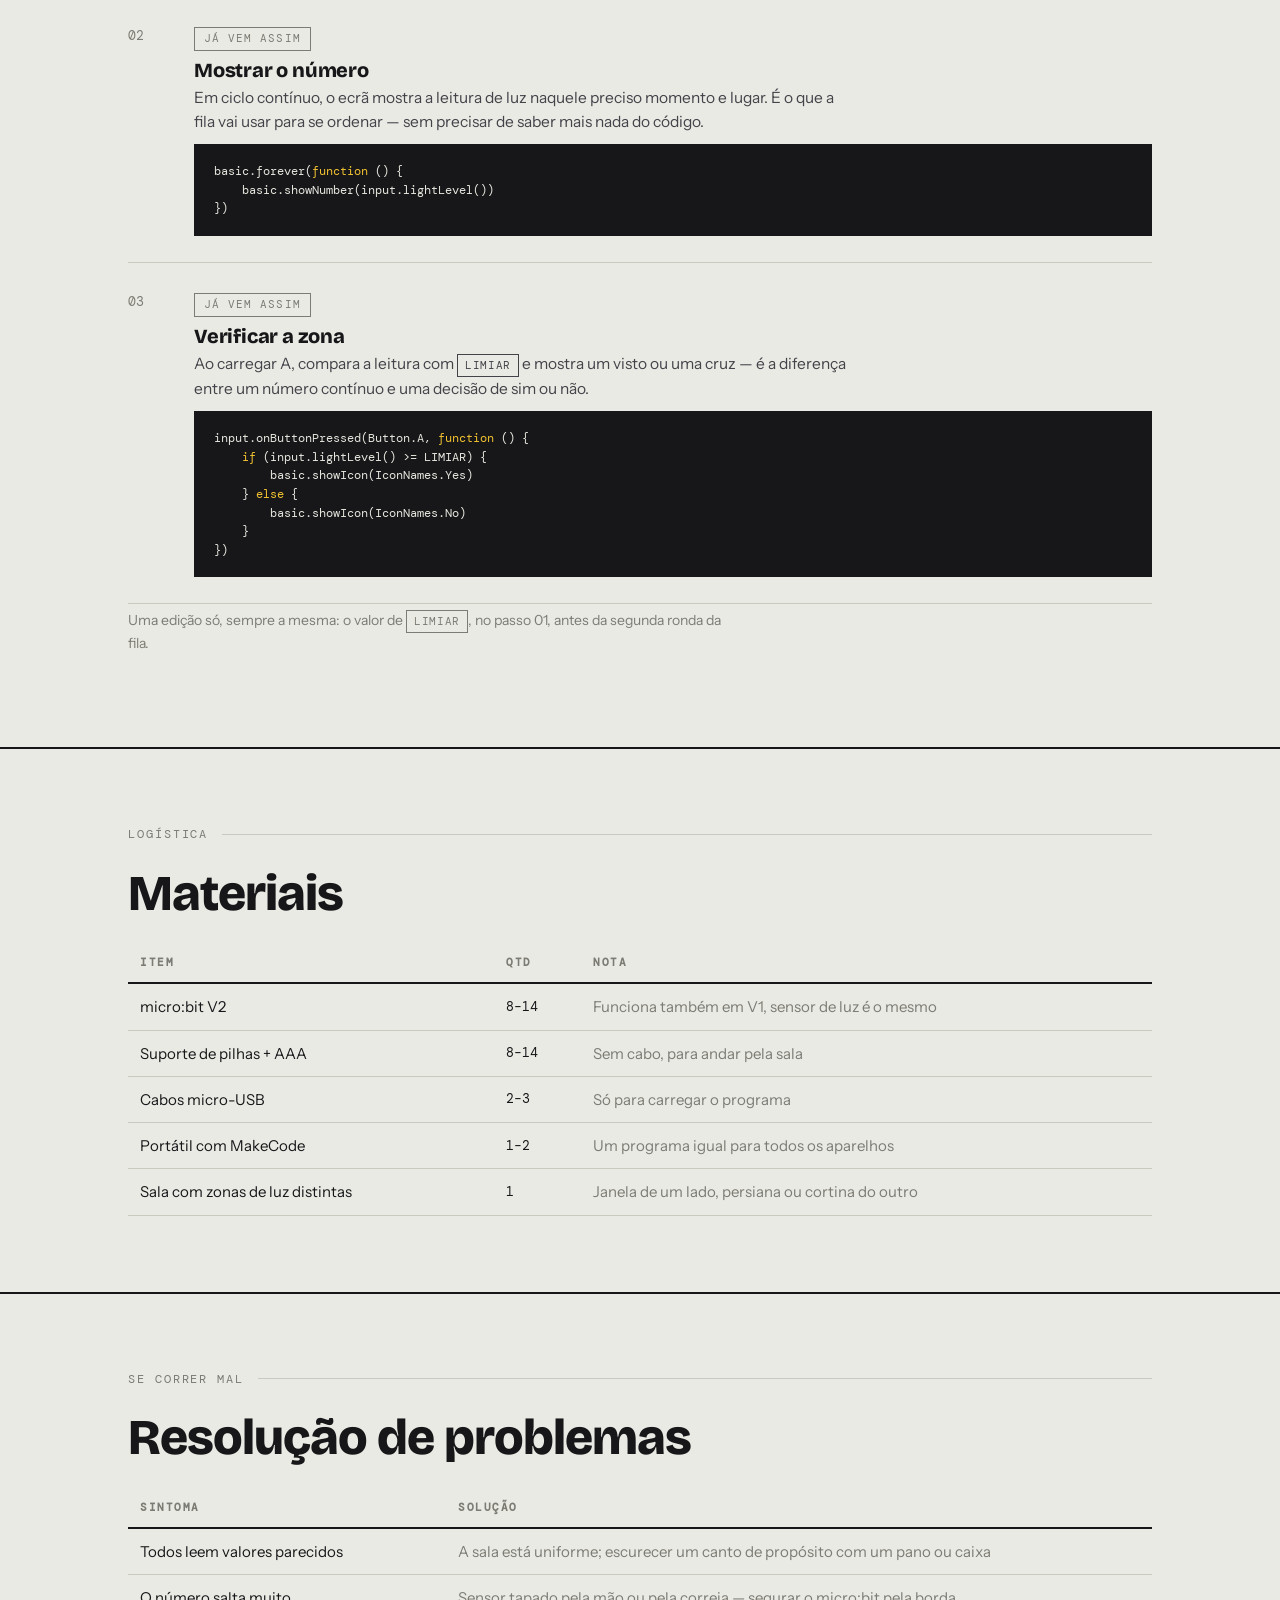
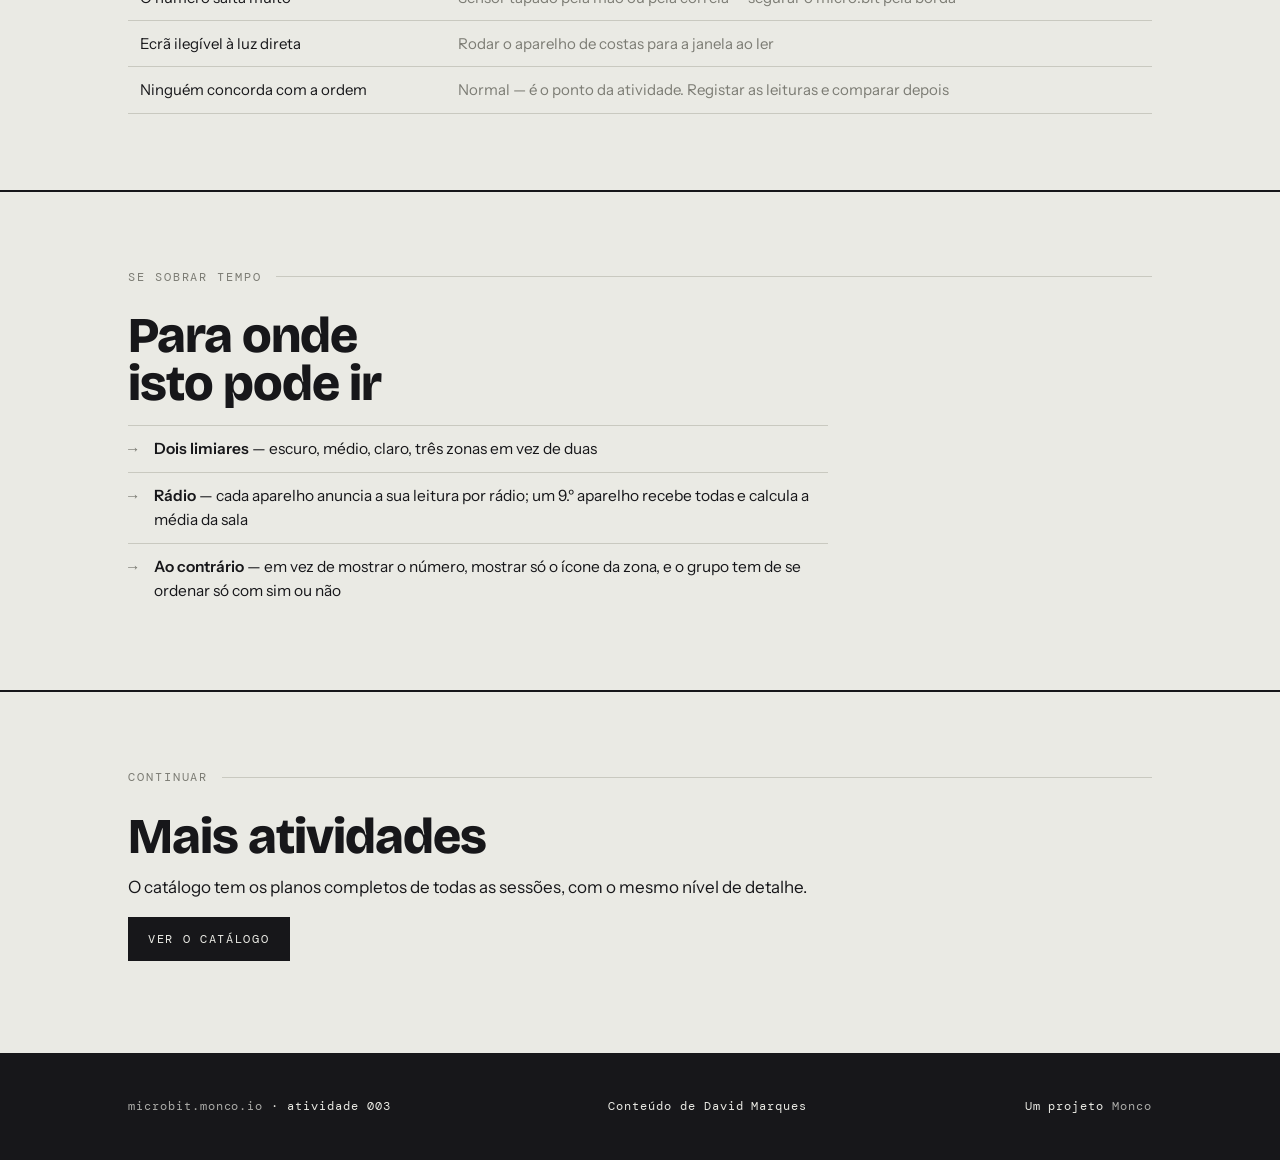
<file: atividades/gradiente.html>
<!DOCTYPE html>
<html lang="pt-PT">
<head>
<meta charset="utf-8">
<meta name="viewport" content="width=device-width, initial-scale=1">
<title>Gradiente — uma fila sem falar · microbit.monco.io</title>
<meta name="description" content="Atividade de 1h10: cada micro:bit mede a luz da sala, e o grupo forma uma fila do mais escuro ao mais claro sem dizer uma palavra.">
<meta property="og:title" content="Gradiente — uma fila sem falar">
<meta name="author" content="David Marques">
<meta property="og:description" content="Um sensor de luz, um limiar, e a descoberta de que sensores dão opiniões, não verdades.">
<link rel="preconnect" href="https://fonts.googleapis.com">
<link rel="preconnect" href="https://fonts.gstatic.com" crossorigin>
<link href="https://fonts.googleapis.com/css2?family=Bricolage+Grotesque:opsz,wdth,wght@12..96,75..100,400;12..96,75..100,700;12..96,75..100,800&family=Instrument+Sans:wght@400;500;600&family=DM+Mono:wght@400;500&display=swap" rel="stylesheet">
<link rel="stylesheet" href="../assets/base.css">
<style>
/* ===== Gradiente 003 — acentos e assinatura ===== */
body{--accent:#E8A72A;--accent-2:#1B39C4}

.hero{padding-top:56px}
.hero h1{font-size:clamp(56px,12vw,150px);font-weight:800;line-height:.86;margin-bottom:22px}
.hero-meta{display:flex;gap:28px;flex-wrap:wrap;font-family:var(--mono);font-size:12.5px;letter-spacing:.06em;color:var(--muted);border-top:1px solid var(--rule);padding-top:14px;margin-top:30px}

/* --- simulador de luz (assinatura) --- */
.grad-shell{border:2px solid var(--ink);margin-top:44px;background:var(--paper-2)}
.grad-bar{height:56px;margin:22px 20px 0;position:relative;background:linear-gradient(90deg,#17171A,var(--accent) 100%);border:2px solid var(--ink)}
.grad-marker{position:absolute;top:-9px;width:3px;height:74px;background:var(--ink)}
.grad-marker::after{content:attr(data-label);position:absolute;top:-24px;left:50%;transform:translateX(-50%);font-family:var(--mono);font-size:10.5px;letter-spacing:.08em;color:var(--muted);white-space:nowrap}
.grad-thr{position:absolute;top:-4px;width:2px;height:64px;background:var(--ink);opacity:.5;border-left:2px dashed var(--paper)}
.grad-ctl{padding:34px 20px 18px;display:grid;grid-template-columns:1fr 1fr;gap:26px}
.grad-ctl div label{font-family:var(--mono);font-size:11px;letter-spacing:.14em;text-transform:uppercase;color:var(--muted);display:block;margin-bottom:8px}
input[type=range]{width:100%;accent-color:var(--ink)}
input[type=number]{
  font-family:var(--mono);font-size:16px;width:90px;padding:7px 9px;
  border:2px solid var(--ink);background:var(--paper);color:var(--ink);
}
.grad-status{border-top:2px solid var(--ink);padding:16px 20px;display:flex;justify-content:space-between;align-items:center;gap:14px;flex-wrap:wrap;font-family:var(--mono);font-size:13px}
.verdict{font-family:var(--mono);font-size:11px;letter-spacing:.14em;text-transform:uppercase;padding:4px 10px;border:1px solid currentColor}
.verdict.claro{color:#8a6d00;background:rgba(232,167,42,.18);border-color:#c9a227}
.verdict.escuro{color:var(--paper);background:var(--ink)}

@media (max-width:700px){
  .grad-ctl{grid-template-columns:1fr}
}
</style>
</head>
<body>

<div class="topbar"><div class="wrap">
  <a class="home" href="../">← microbit.monco.io</a>
  <span>003 · Gradiente</span>
  <span>1h10 · 8–14 micro:bit V2</span>
</div></div>

<!-- ============ 1 · ABERTURA ============ -->
<section class="first hero"><div class="wrap">
  <div class="eyebrow">Atividade 003 · Sensores, calibração, nível iniciação</div>
  <h1>Gradiente</h1>
  <p class="lede">Cada micro:bit mede a luz onde está e mostra um número. Sem trocar uma palavra, o grupo tem de se organizar numa fila do mais escuro ao mais claro — só a olhar para os ecrãs uns dos outros.</p>

  <div class="grad-shell">
    <div class="grad-bar" id="gradBar">
      <div class="grad-marker" id="gradMarker" data-label="182" style="left:71%"></div>
      <div class="grad-thr" id="gradThr" style="left:50%"></div>
    </div>
    <div class="grad-ctl">
      <div>
        <label for="luz">Luz simulada nesta posição</label>
        <input type="range" id="luz" min="0" max="255" value="182">
      </div>
      <div>
        <label for="limiar">Limiar — escuro / claro</label>
        <input type="number" id="limiar" min="0" max="255" value="128">
      </div>
    </div>
    <div class="grad-status">
      <span>Leitura <b class="mono" id="luzOut">182</b></span>
      <span class="verdict claro" id="verdict">Claro</span>
    </div>
  </div>

  <div class="hero-meta">
    <span>Sensor de luz · 0–255</span>
    <span>1 variável editável</span>
    <span>Sem rádio</span>
    <span>Fila de 8 a 14 pessoas</span>
  </div>
</div></section>

<!-- ============ 2 · O MECANISMO ============ -->
<section><div class="wrap">
  <div class="eyebrow">O mecanismo</div>
  <h2>Uma leitura,<br>uma decisão</h2>
  <p>Não há rádio nesta atividade — cada aparelho só sabe o que mede em si próprio, e mostra-o. É o grupo, não o código, que organiza a informação.</p>
  <div class="cols">
    <div class="card"><span class="n">Sempre</span><h3>Mostra o número</h3><p>O ecrã mostra continuamente a leitura de luz naquele ponto exato da sala — o valor muda se a pessoa se mexer.</p></div>
    <div class="card"><span class="n">Botão A</span><h3>Verifica a zona</h3><p>Compara a leitura com o limiar e mostra, por um instante, se está do lado escuro ou do lado claro.</p></div>
    <div class="card"><span class="n">Fora do código</span><h3>O grupo organiza-se</h3><p>Ordenar pela leitura, ou agrupar pela zona, é trabalho humano — o programa só informa, não decide nada por ninguém.</p></div>
  </div>
</div></section>

<!-- ============ 3 · CONCEITO CENTRAL ============ -->
<section><div class="wrap">
  <div class="eyebrow">Conceito</div>
  <h2>O limiar é<br>uma escolha</h2>
  <p>Dois micro:bits lado a lado, na mesma luz, raramente dão o mesmo número exato — cada sensor tem a sua própria margem de erro. E decidir onde acaba "escuro" e começa "claro" não é uma medida, é uma escolha de quem programa. Mudar o limiar não muda a sala; muda quem fica de que lado.</p>
  <table>
    <thead><tr><th>Limiar</th><th>Efeito</th></tr></thead>
    <tbody>
      <tr><td class="t">64</td><td class="dim">Quase todos ficam do lado "claro"</td></tr>
      <tr><td class="t">128</td><td class="dim">Divisão a meio, mas sensível a quem está na fronteira</td></tr>
      <tr><td class="t">192</td><td class="dim">Quase todos ficam do lado "escuro"</td></tr>
    </tbody>
  </table>
</div></section>

<!-- ============ 4 · SESSÃO ============ -->
<section><div class="wrap">
  <div class="eyebrow">Programa · 70 minutos</div>
  <h2>A sessão</h2>
  <div class="tl">
    <div class="tl-row"><div class="t">00:00<small>10 min</small></div><div><h3>Acolhimento e pergunta-motriz</h3><p>«Conseguem pôr-se em fila do mais escuro para o mais claro sem falar?» Ainda sem código, só com a pergunta.</p></div></div>
    <div class="tl-row"><div class="t">00:10<small>20 min</small></div><div><h3>Guião do dinamizador · o código já escrito</h3><p>Carregar o programa em todos os aparelhos. Seguir os passos do guião mais abaixo: o que já vem feito, e o único valor que se muda — o limiar.</p></div></div>
    <div class="tl-row pause"><div class="t">00:30<small>10 min</small></div><div><h3>Pausa</h3><p></p></div></div>
    <div class="tl-row"><div class="t">00:40<small>15 min</small></div><div><h3>A fila</h3><p>Espalhados pela sala, cada um lê o seu número. Sem falar, olhando só para os ecrãs, o grupo organiza-se numa fila do mais escuro ao mais claro.</p></div></div>
    <div class="tl-row"><div class="t">00:55<small>10 min</small></div><div><h3>Mudar o limiar</h3><p>Com a fila feita, testar limiares diferentes e ver quem muda de zona. Discutir porque é que duas pessoas próximas na fila podem ficar em zonas diferentes.</p></div></div>
    <div class="tl-row"><div class="t">01:05<small>5 min</small></div><div><h3>Fecho</h3><p>A fila ficou certa? Onde é que houve dúvidas — e porquê?</p></div></div>
  </div>
</div></section>

<!-- ============ 5 · PREPARAÇÃO ============ -->
<section><div class="wrap">
  <div class="eyebrow">Preparação</div>
  <h2>Uma sala<br>com variação de luz</h2>
  <p>Não há configuração por aparelho — todos correm o mesmo código. A preparação é do espaço: escolher uma sala com zonas visivelmente diferentes de luz (perto e longe da janela, luzes acesas só de um lado).</p>
  <table>
    <thead><tr><th>Zona</th><th>Como criar</th></tr></thead>
    <tbody>
      <tr><td class="t">Escura</td><td class="dim">Persiana fechada, luzes desligadas, um canto sem janela</td></tr>
      <tr><td class="t">Média</td><td class="dim">Luz normal de sala, sem foco direto</td></tr>
      <tr><td class="t">Clara</td><td class="dim">Junto à janela ou por baixo de um foco</td></tr>
    </tbody>
  </table>
</div></section>

<!-- ============ 6 · CÓDIGO ============ -->
<section><div class="wrap">
  <div class="eyebrow">Programa</div>
  <h2>Código MakeCode</h2>
  <p>No MakeCode, abrir o separador <strong>{ } JavaScript</strong>, colar, e voltar a <strong>Blocos</strong>. Cada equipa cola isto inteiro e edita só uma coisa, a seguir, passo a passo.</p>
  <div class="codebar">
    <span class="dim" style="font-family:var(--mono);font-size:12px">gradiente.ts · leitura de luz + limiar</span>
    <button class="copy" id="copyBtn">Copiar código</button>
  </div>
  <pre id="code"><span class="c">// ===== GRADIENTE — microbit.monco.io =====</span>
<span class="c">// mostra a luz medida; o botão A verifica a zona</span>

<span class="c">// &gt;&gt;&gt; A EQUIPA ESCOLHE AQUI &lt;&lt;&lt;</span>
<span class="k">let</span> LIMIAR = 128

basic.forever(<span class="k">function</span> () {
    basic.showNumber(input.lightLevel())
})

input.onButtonPressed(Button.A, <span class="k">function</span> () {
    <span class="k">if</span> (input.lightLevel() &gt;= LIMIAR) {
        basic.showIcon(IconNames.Yes)
    } <span class="k">else</span> {
        basic.showIcon(IconNames.No)
    }
    basic.pause(900)
})</pre>
</div></section>

<!-- ============ 7 · GUIÃO DO DINAMIZADOR ============ -->
<section><div class="wrap">
  <div class="eyebrow">Guião do dinamizador</div>
  <h2>O código,<br>passo a passo</h2>
  <p>Três passos. O sensor de luz já vem pronto a usar no MakeCode — não é preciso ligar nada.</p>

  <div class="script">
    <div class="step">
      <div class="step-n">01</div>
      <div>
        <span class="badge edit">Edita aqui</span>
        <h3>O limiar</h3>
        <p><span class="tag">LIMIAR</span> é o único valor do programa — o número a partir do qual uma leitura conta como "claro". A escala vai de <span class="tag">0</span>, escuro total, a <span class="tag">255</span>, luz máxima.</p>
        <pre class="mini"><span class="c">// &gt;&gt;&gt; A EQUIPA ESCOLHE AQUI &lt;&lt;&lt;</span>
<span class="k">let</span> LIMIAR = 128</pre>
      </div>
    </div>
    <div class="step">
      <div class="step-n">02</div>
      <div>
        <span class="badge fixed">Já vem assim</span>
        <h3>Mostrar o número</h3>
        <p>Em ciclo contínuo, o ecrã mostra a leitura de luz naquele preciso momento e lugar. É o que a fila vai usar para se ordenar — sem precisar de saber mais nada do código.</p>
        <pre class="mini">basic.forever(<span class="k">function</span> () {
    basic.showNumber(input.lightLevel())
})</pre>
      </div>
    </div>
    <div class="step">
      <div class="step-n">03</div>
      <div>
        <span class="badge fixed">Já vem assim</span>
        <h3>Verificar a zona</h3>
        <p>Ao carregar A, compara a leitura com <span class="tag">LIMIAR</span> e mostra um visto ou uma cruz — é a diferença entre um número contínuo e uma decisão de sim ou não.</p>
        <pre class="mini">input.onButtonPressed(Button.A, <span class="k">function</span> () {
    <span class="k">if</span> (input.lightLevel() &gt;= LIMIAR) {
        basic.showIcon(IconNames.Yes)
    } <span class="k">else</span> {
        basic.showIcon(IconNames.No)
    }
})</pre>
      </div>
    </div>
  </div>

  <p class="dim" style="font-size:14px;margin-top:6px">Uma edição só, sempre a mesma: o valor de <span class="tag">LIMIAR</span>, no passo 01, antes da segunda ronda da fila.</p>
</div></section>

<!-- ============ 8 · MATERIAIS ============ -->
<section><div class="wrap">
  <div class="eyebrow">Logística</div>
  <h2>Materiais</h2>
  <table>
    <thead><tr><th>Item</th><th>Qtd</th><th>Nota</th></tr></thead>
    <tbody>
      <tr><td>micro:bit V2</td><td class="t">8–14</td><td class="dim">Funciona também em V1, sensor de luz é o mesmo</td></tr>
      <tr><td>Suporte de pilhas + AAA</td><td class="t">8–14</td><td class="dim">Sem cabo, para andar pela sala</td></tr>
      <tr><td>Cabos micro-USB</td><td class="t">2–3</td><td class="dim">Só para carregar o programa</td></tr>
      <tr><td>Portátil com MakeCode</td><td class="t">1–2</td><td class="dim">Um programa igual para todos os aparelhos</td></tr>
      <tr><td>Sala com zonas de luz distintas</td><td class="t">1</td><td class="dim">Janela de um lado, persiana ou cortina do outro</td></tr>
    </tbody>
  </table>
</div></section>

<!-- ============ 9 · SE CORRER MAL ============ -->
<section><div class="wrap">
  <div class="eyebrow">Se correr mal</div>
  <h2>Resolução de problemas</h2>
  <table>
    <thead><tr><th>Sintoma</th><th>Solução</th></tr></thead>
    <tbody>
      <tr><td>Todos leem valores parecidos</td><td class="dim">A sala está uniforme; escurecer um canto de propósito com um pano ou caixa</td></tr>
      <tr><td>O número salta muito</td><td class="dim">Sensor tapado pela mão ou pela correia — segurar o micro:bit pela borda</td></tr>
      <tr><td>Ecrã ilegível à luz direta</td><td class="dim">Rodar o aparelho de costas para a janela ao ler</td></tr>
      <tr><td>Ninguém concorda com a ordem</td><td class="dim">Normal — é o ponto da atividade. Registar as leituras e comparar depois</td></tr>
    </tbody>
  </table>
</div></section>

<!-- ============ 10 · EXTENSÕES ============ -->
<section><div class="wrap">
  <div class="eyebrow">Se sobrar tempo</div>
  <h2>Para onde<br>isto pode ir</h2>
  <ul class="clean">
    <li><strong>Dois limiares</strong> — escuro, médio, claro, três zonas em vez de duas</li>
    <li><strong>Rádio</strong> — cada aparelho anuncia a sua leitura por rádio; um 9.º aparelho recebe todas e calcula a média da sala</li>
    <li><strong>Ao contrário</strong> — em vez de mostrar o número, mostrar só o ícone da zona, e o grupo tem de se ordenar só com sim ou não</li>
  </ul>
</div></section>

<section><div class="wrap">
  <div class="eyebrow">Continuar</div>
  <h2>Mais atividades</h2>
  <p>O catálogo tem os planos completos de todas as sessões, com o mesmo nível de detalhe.</p>
  <p><a class="btn" href="../">Ver o catálogo</a></p>
</div></section>

<footer><div class="wrap">
  <span><a href="../">microbit.monco.io</a> · atividade 003</span>
  <span>Conteúdo de David Marques</span>
  <span>Um projeto <a href="https://monco.io">Monco</a></span>
</div></footer>

<script>
/* ---------- simulador de luz ---------- */
const luz = document.getElementById("luz");
const limiar = document.getElementById("limiar");
const marker = document.getElementById("gradMarker");
const thr = document.getElementById("gradThr");
const luzOut = document.getElementById("luzOut");
const verdict = document.getElementById("verdict");

function atualizar(){
  const v = +luz.value;
  const t = +limiar.value;
  marker.style.left = (v/255*100) + "%";
  marker.setAttribute("data-label", v);
  thr.style.left = (t/255*100) + "%";
  luzOut.textContent = v;
  const claro = v >= t;
  verdict.textContent = claro ? "Claro" : "Escuro";
  verdict.className = "verdict " + (claro ? "claro" : "escuro");
}
luz.addEventListener("input", atualizar);
limiar.addEventListener("input", atualizar);
atualizar();

/* ---------- copiar ---------- */
document.getElementById("copyBtn").addEventListener("click", async e=>{
  const txt = document.getElementById("code").innerText;
  try{
    await navigator.clipboard.writeText(txt);
    e.target.textContent = "Copiado";
  }catch(err){
    const ta = document.createElement("textarea");
    ta.value = txt; document.body.appendChild(ta); ta.select();
    document.execCommand("copy"); ta.remove();
    e.target.textContent = "Copiado";
  }
  setTimeout(()=>{ e.target.textContent = "Copiar código"; }, 1800);
});
</script>
</body>
</html>
</file>
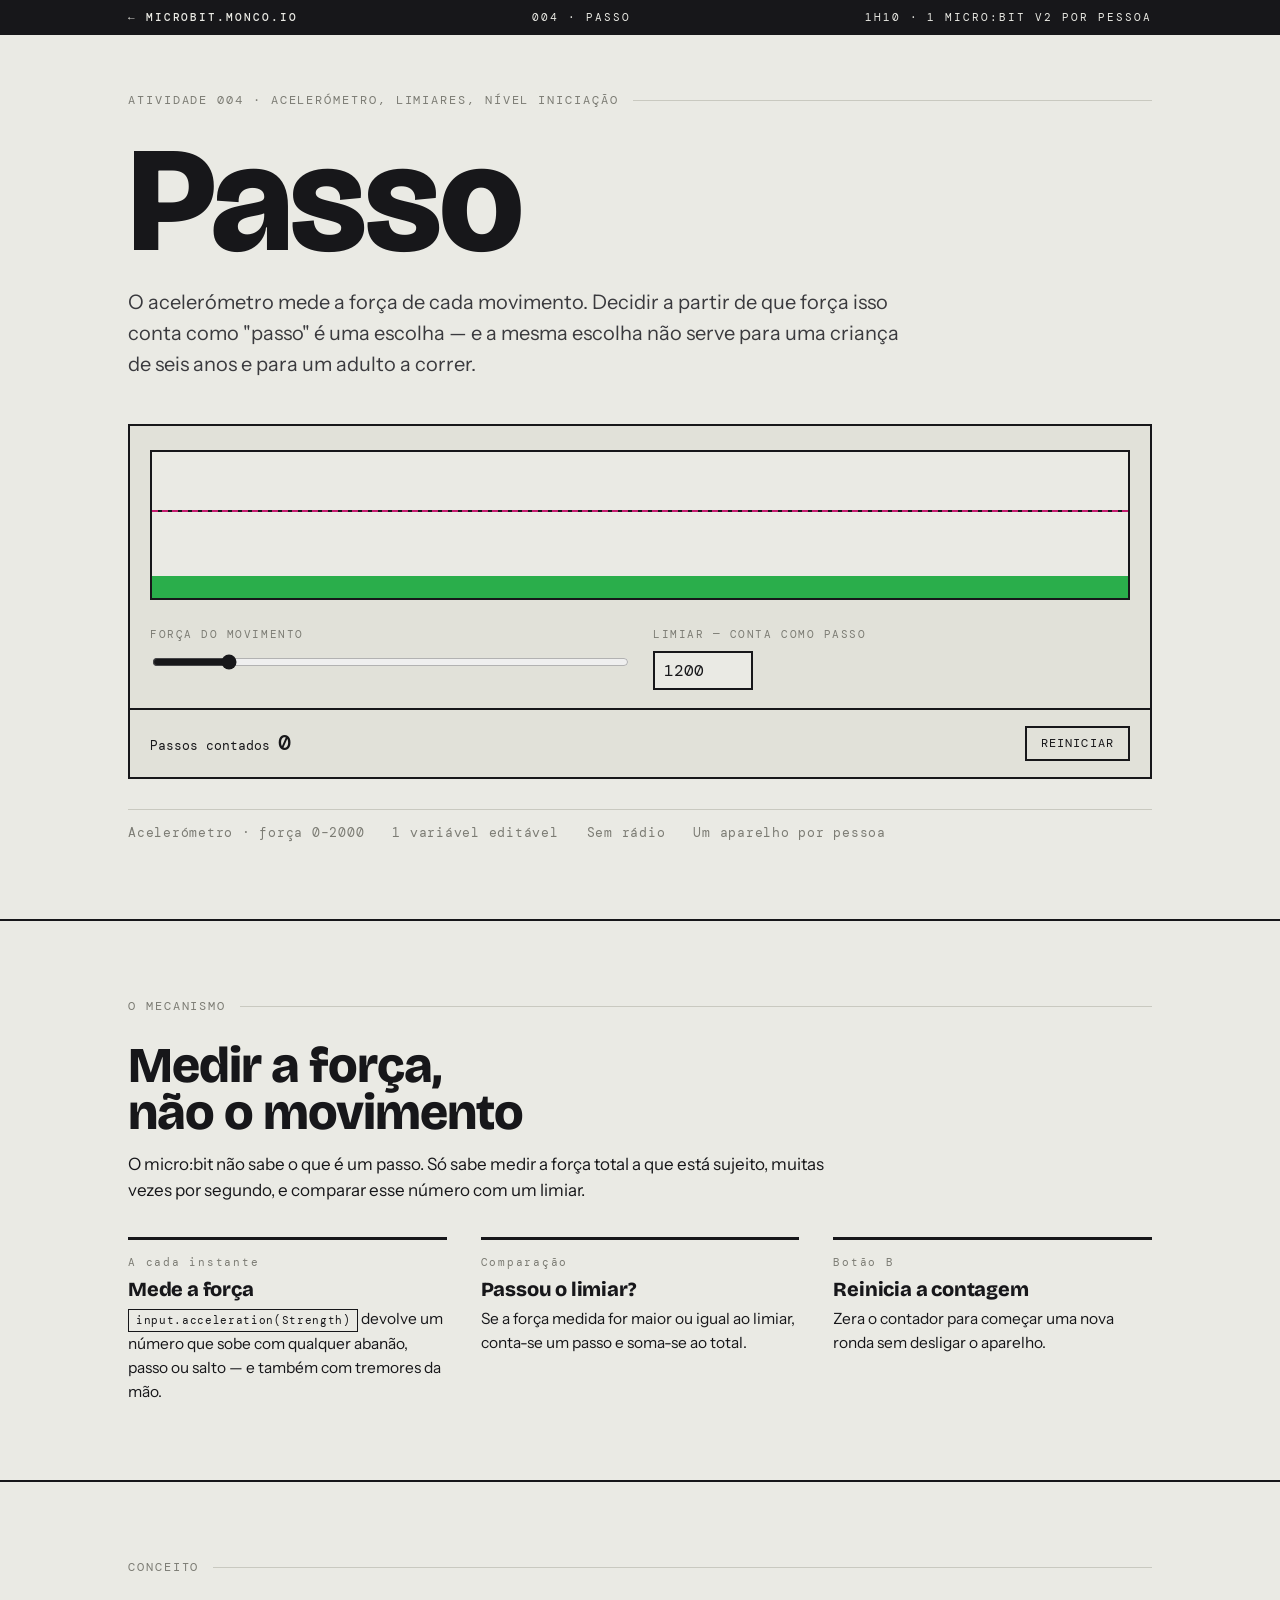
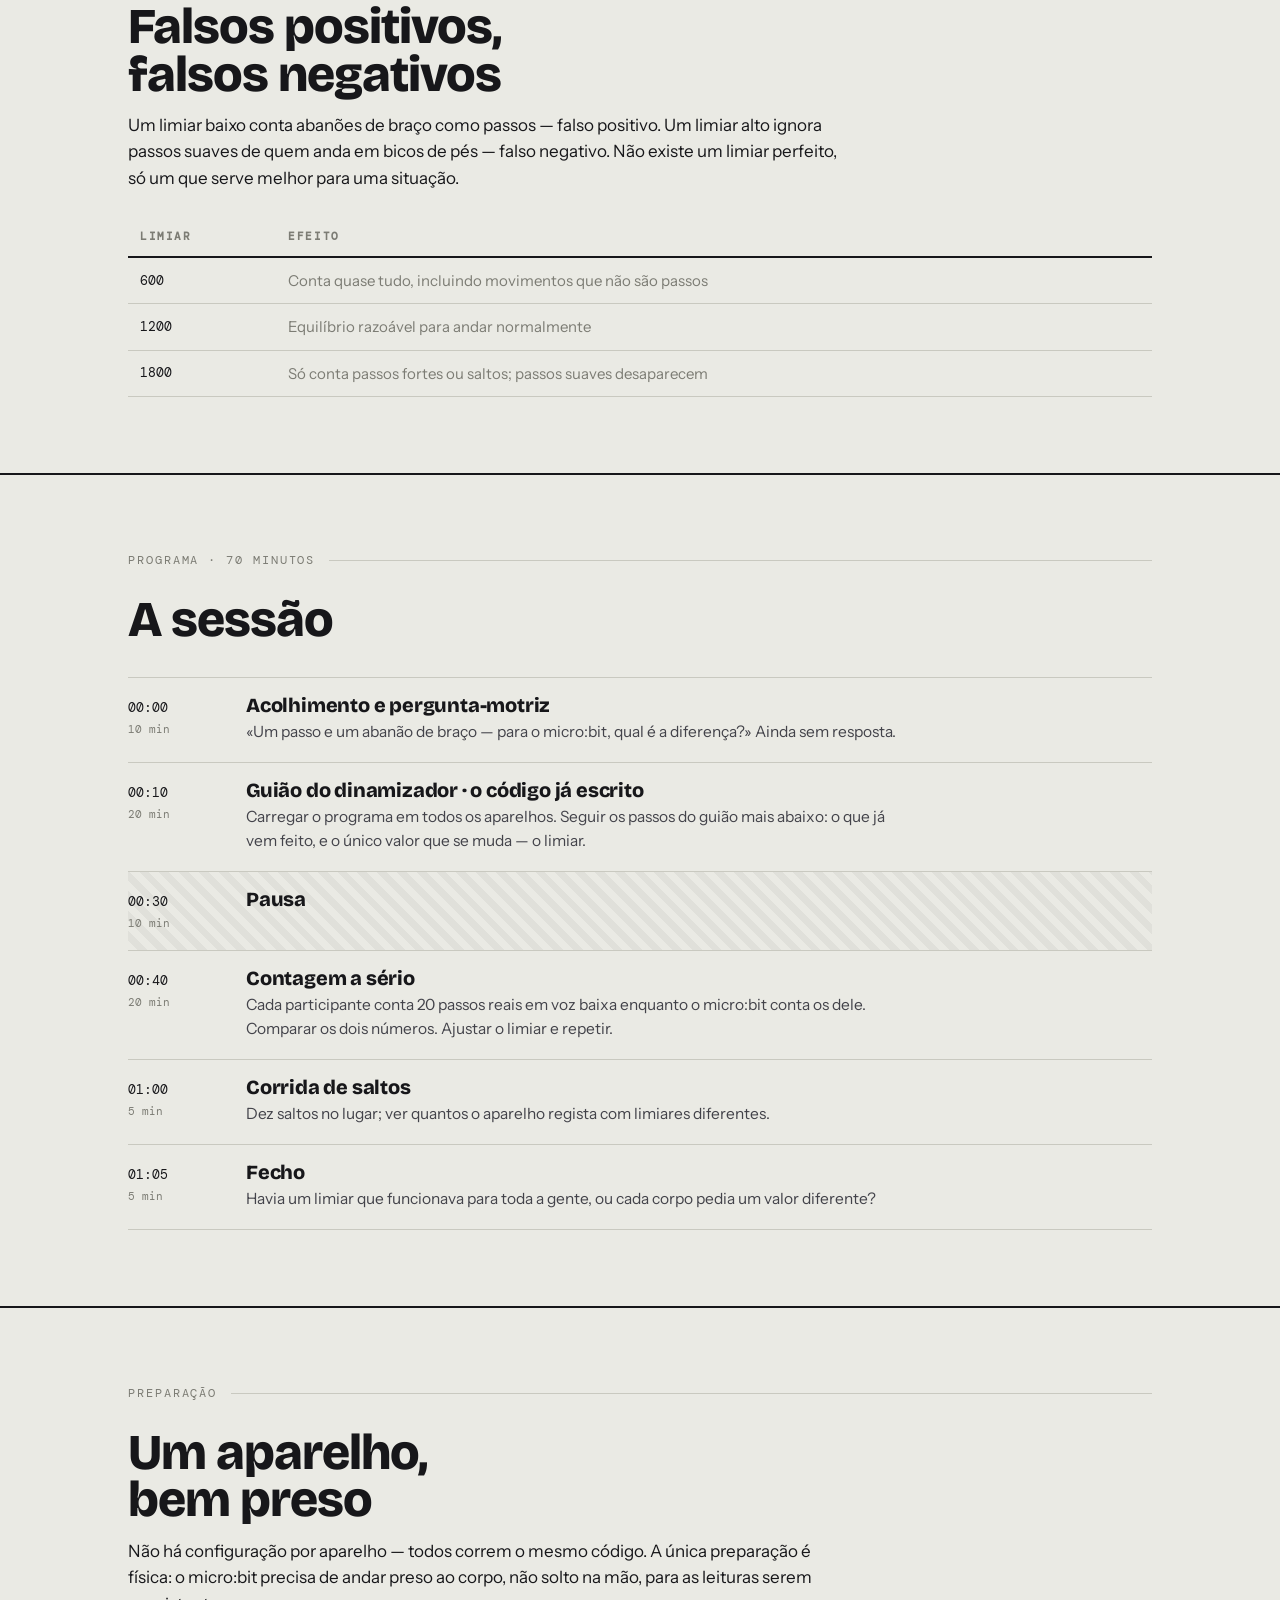
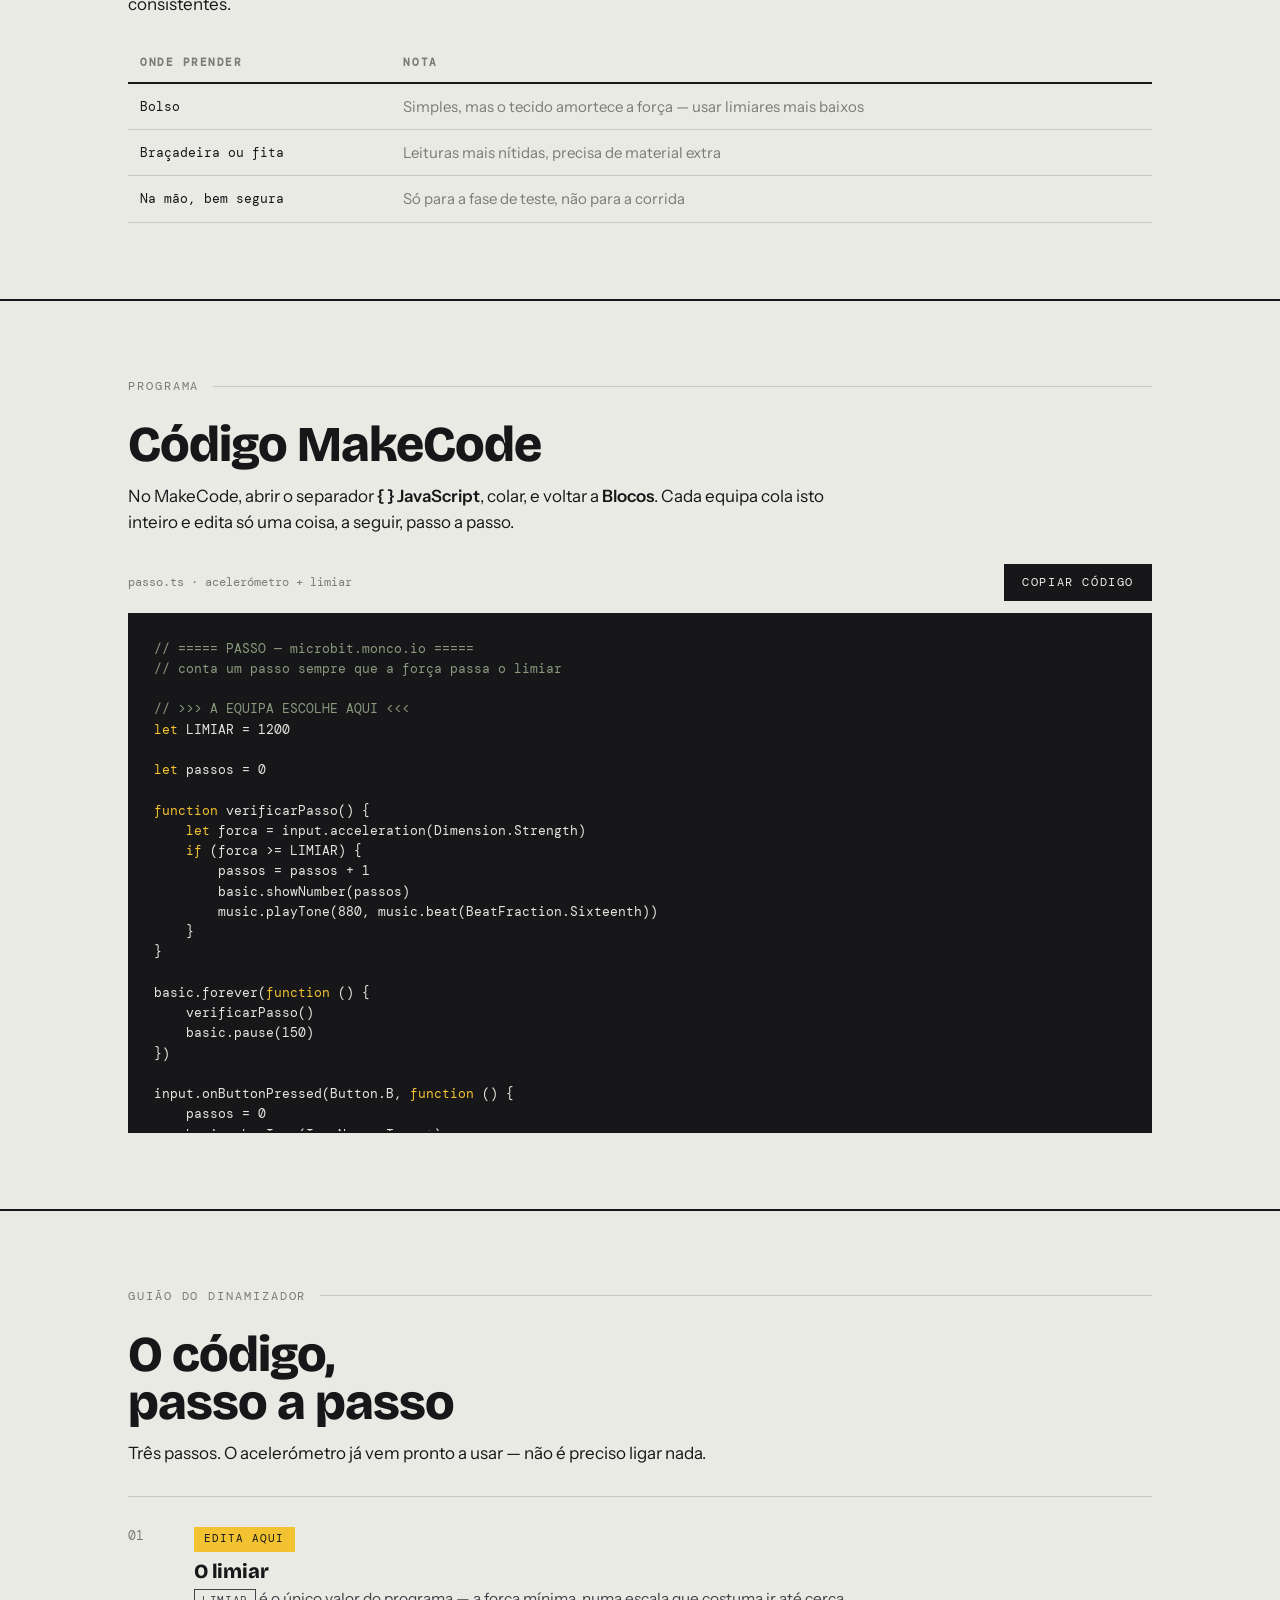
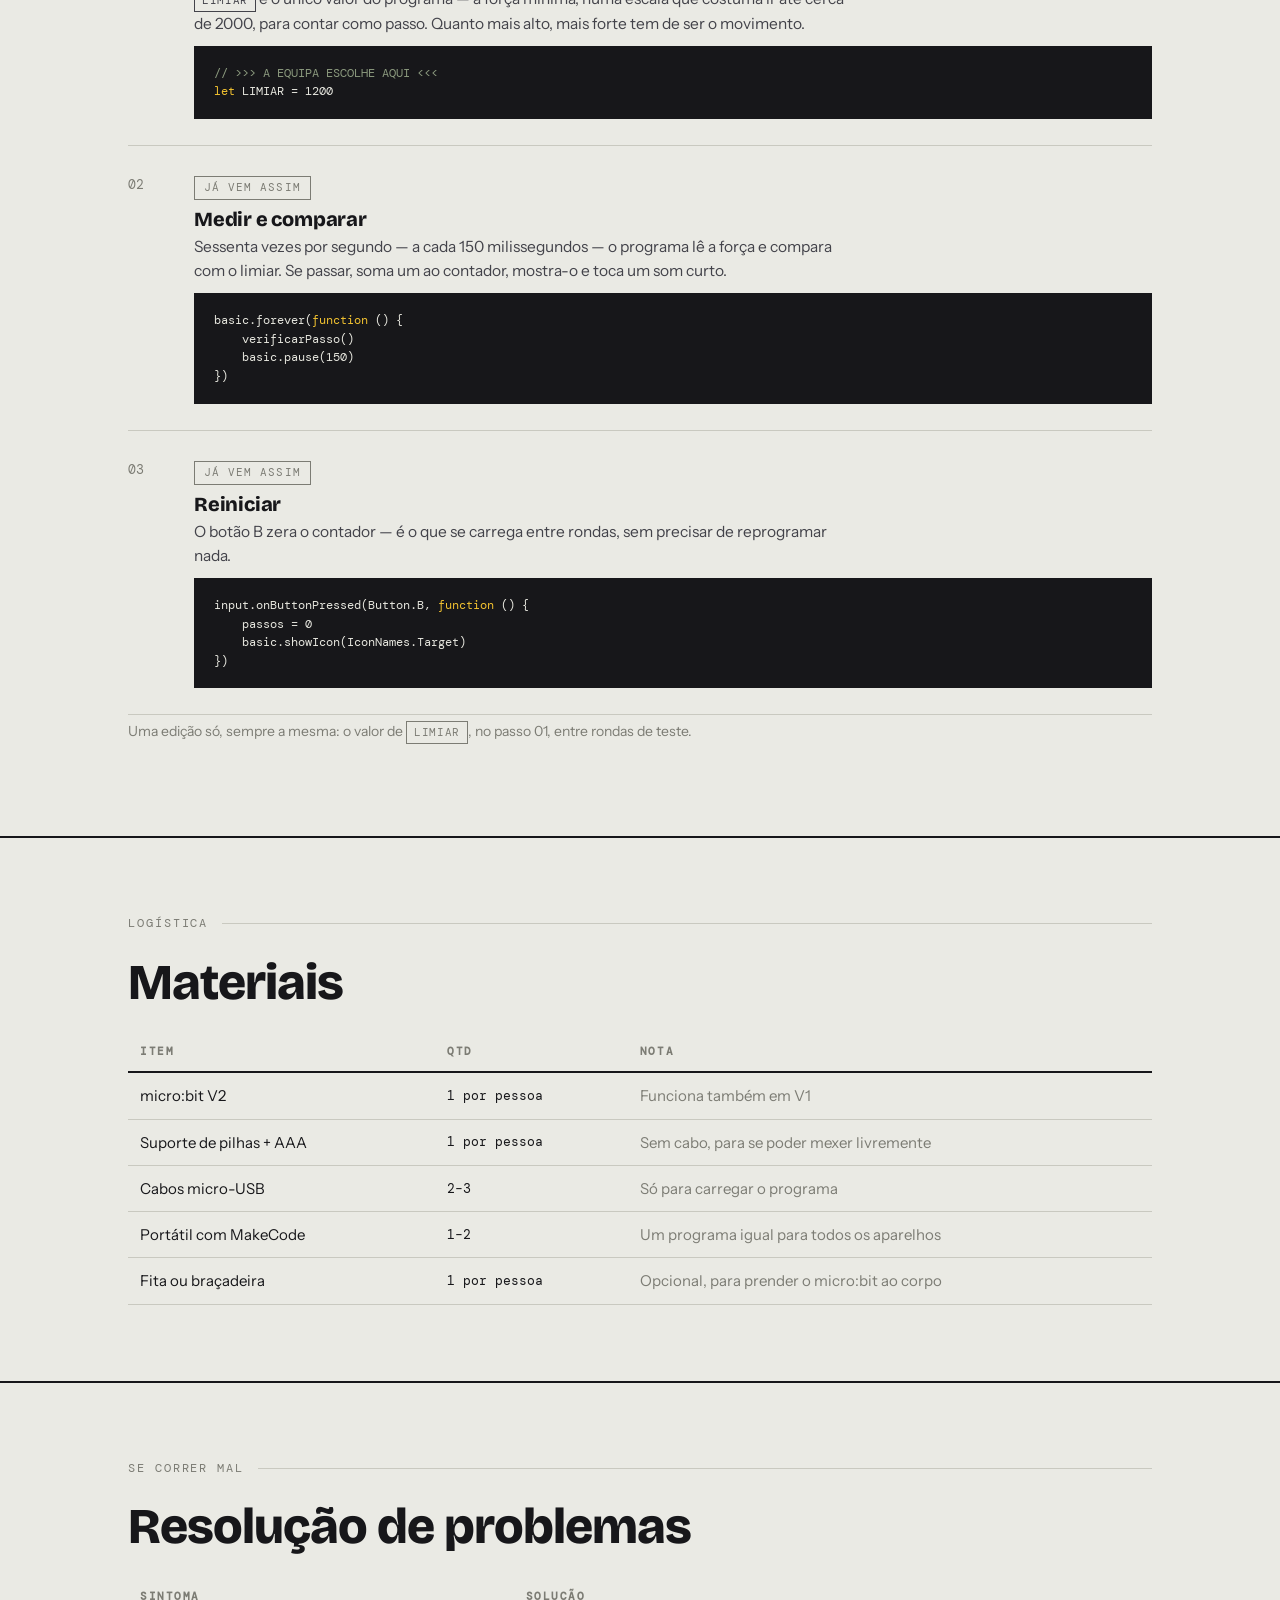
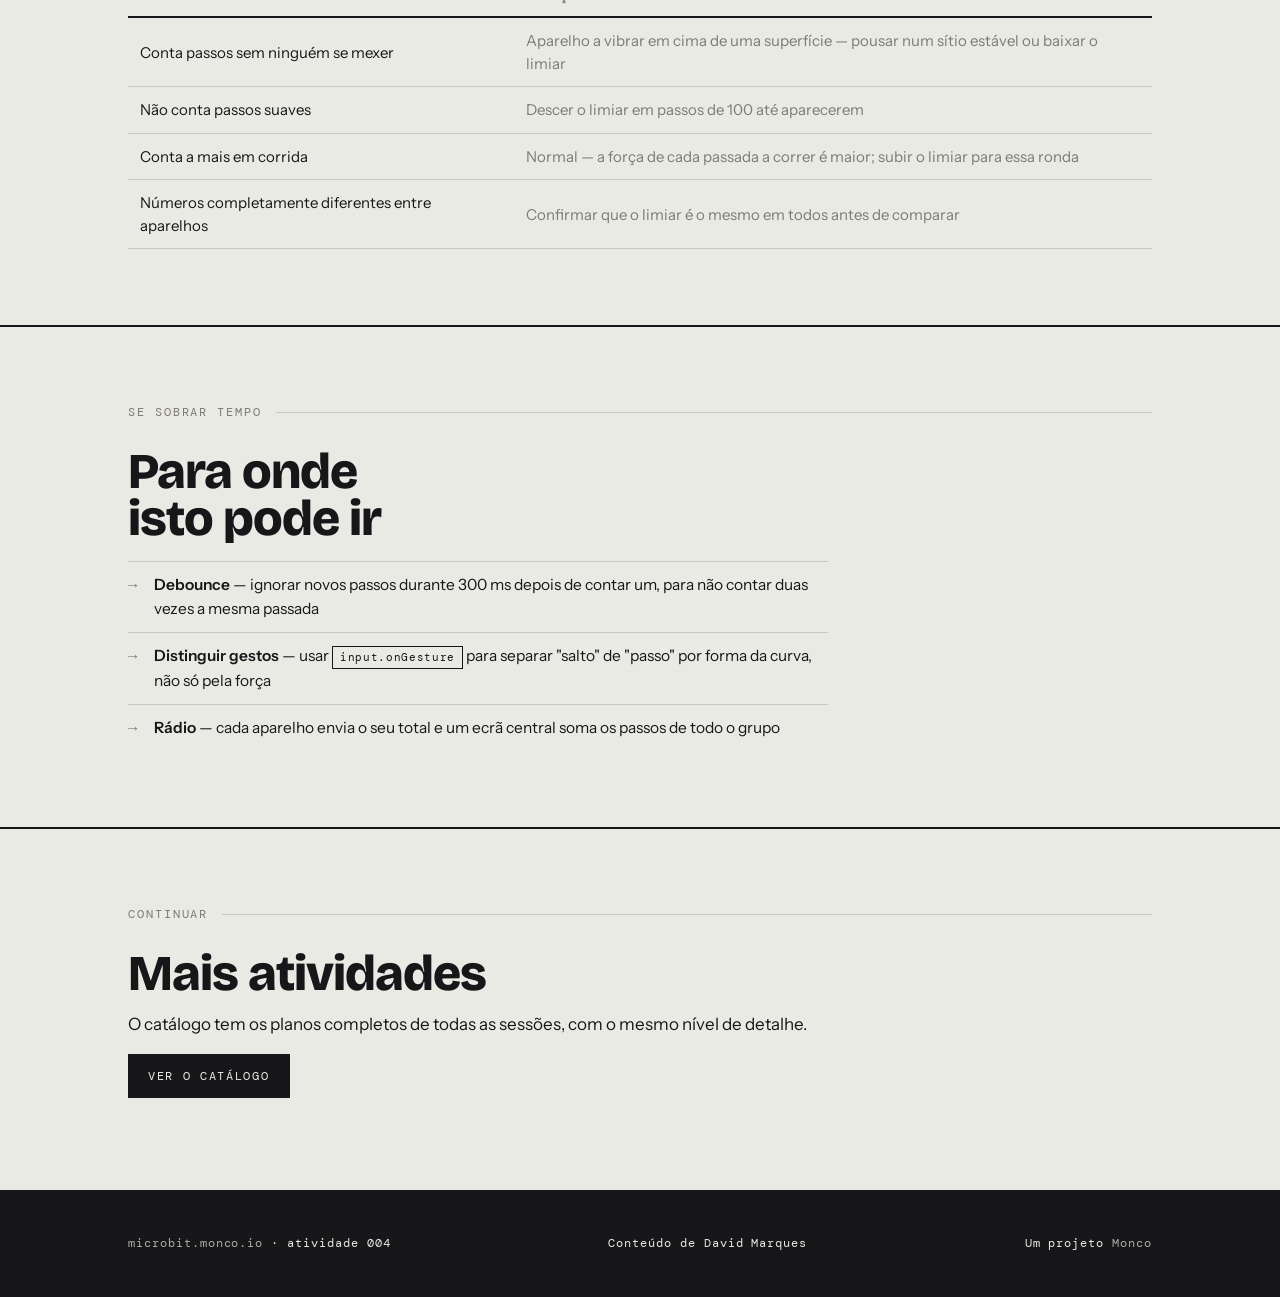
<file: atividades/passo.html>
<!DOCTYPE html>
<html lang="pt-PT">
<head>
<meta charset="utf-8">
<meta name="viewport" content="width=device-width, initial-scale=1">
<title>Passo — o limiar do teu corpo · microbit.monco.io</title>
<meta name="description" content="Atividade de 1h10: um acelerómetro conta passos e saltos, e cada equipa descobre que o mesmo limiar não serve para dois corpos diferentes.">
<meta property="og:title" content="Passo — o limiar do teu corpo">
<meta name="author" content="David Marques">
<meta property="og:description" content="Um acelerómetro, um limiar, e uma corrida para o pôr à prova.">
<link rel="preconnect" href="https://fonts.googleapis.com">
<link rel="preconnect" href="https://fonts.gstatic.com" crossorigin>
<link href="https://fonts.googleapis.com/css2?family=Bricolage+Grotesque:opsz,wdth,wght@12..96,75..100,400;12..96,75..100,700;12..96,75..100,800&family=Instrument+Sans:wght@400;500;600&family=DM+Mono:wght@400;500&display=swap" rel="stylesheet">
<link rel="stylesheet" href="../assets/base.css">
<style>
/* ===== Passo 004 — acentos e assinatura ===== */
body{--accent:#2AAE4B;--accent-2:#C41B6E}

.hero{padding-top:56px}
.hero h1{font-size:clamp(56px,12vw,150px);font-weight:800;line-height:.86;margin-bottom:22px}
.hero-meta{display:flex;gap:28px;flex-wrap:wrap;font-family:var(--mono);font-size:12.5px;letter-spacing:.06em;color:var(--muted);border-top:1px solid var(--rule);padding-top:14px;margin-top:30px}

/* --- simulador de força (assinatura) --- */
.step-shell{border:2px solid var(--ink);margin-top:44px;background:var(--paper-2)}
.step-meter{height:150px;margin:24px 20px 0;position:relative;border:2px solid var(--ink);background:var(--paper);overflow:hidden}
.step-fill{position:absolute;bottom:0;left:0;width:100%;background:var(--accent);transition:height .05s linear}
.step-line{position:absolute;left:0;width:100%;height:2px;background:var(--ink);border-top:2px dashed var(--accent-2)}
.step-ctl{padding:26px 20px 18px;display:grid;grid-template-columns:1fr 1fr;gap:26px}
.step-ctl div label{font-family:var(--mono);font-size:11px;letter-spacing:.14em;text-transform:uppercase;color:var(--muted);display:block;margin-bottom:8px}
input[type=range]{width:100%;accent-color:var(--ink)}
input[type=number]{
  font-family:var(--mono);font-size:16px;width:100px;padding:7px 9px;
  border:2px solid var(--ink);background:var(--paper);color:var(--ink);
}
.step-status{border-top:2px solid var(--ink);padding:16px 20px;display:flex;justify-content:space-between;align-items:center;gap:14px;flex-wrap:wrap;font-family:var(--mono);font-size:13px}
.step-status b{font-size:22px;font-weight:500}
button.reset{
  font-family:var(--mono);font-size:11.5px;letter-spacing:.1em;text-transform:uppercase;
  background:transparent;color:var(--ink);border:2px solid var(--ink);padding:8px 14px;cursor:pointer;
}
button.reset:hover{background:var(--ink);color:var(--paper)}

@media (max-width:700px){
  .step-ctl{grid-template-columns:1fr}
}
</style>
</head>
<body>

<div class="topbar"><div class="wrap">
  <a class="home" href="../">← microbit.monco.io</a>
  <span>004 · Passo</span>
  <span>1h10 · 1 micro:bit V2 por pessoa</span>
</div></div>

<!-- ============ 1 · ABERTURA ============ -->
<section class="first hero"><div class="wrap">
  <div class="eyebrow">Atividade 004 · Acelerómetro, limiares, nível iniciação</div>
  <h1>Passo</h1>
  <p class="lede">O acelerómetro mede a força de cada movimento. Decidir a partir de que força isso conta como "passo" é uma escolha — e a mesma escolha não serve para uma criança de seis anos e para um adulto a correr.</p>

  <div class="step-shell">
    <div class="step-meter">
      <div class="step-line" id="stepLine" style="top:40%"></div>
      <div class="step-fill" id="stepFill" style="height:20%"></div>
    </div>
    <div class="step-ctl">
      <div>
        <label for="forca">Força do movimento</label>
        <input type="range" id="forca" min="0" max="2000" value="300">
      </div>
      <div>
        <label for="limiarP">Limiar — conta como passo</label>
        <input type="number" id="limiarP" min="0" max="2000" value="1200" step="50">
      </div>
    </div>
    <div class="step-status">
      <span>Passos contados <b class="mono" id="passosOut">0</b></span>
      <button class="reset" id="resetBtn" type="button">Reiniciar</button>
    </div>
  </div>

  <div class="hero-meta">
    <span>Acelerómetro · força 0–2000</span>
    <span>1 variável editável</span>
    <span>Sem rádio</span>
    <span>Um aparelho por pessoa</span>
  </div>
</div></section>

<!-- ============ 2 · O MECANISMO ============ -->
<section><div class="wrap">
  <div class="eyebrow">O mecanismo</div>
  <h2>Medir a força,<br>não o movimento</h2>
  <p>O micro:bit não sabe o que é um passo. Só sabe medir a força total a que está sujeito, muitas vezes por segundo, e comparar esse número com um limiar.</p>
  <div class="cols">
    <div class="card"><span class="n">A cada instante</span><h3>Mede a força</h3><p><span class="tag">input.acceleration(Strength)</span> devolve um número que sobe com qualquer abanão, passo ou salto — e também com tremores da mão.</p></div>
    <div class="card"><span class="n">Comparação</span><h3>Passou o limiar?</h3><p>Se a força medida for maior ou igual ao limiar, conta-se um passo e soma-se ao total.</p></div>
    <div class="card"><span class="n">Botão B</span><h3>Reinicia a contagem</h3><p>Zera o contador para começar uma nova ronda sem desligar o aparelho.</p></div>
  </div>
</div></section>

<!-- ============ 3 · CONCEITO CENTRAL ============ -->
<section><div class="wrap">
  <div class="eyebrow">Conceito</div>
  <h2>Falsos positivos,<br>falsos negativos</h2>
  <p>Um limiar baixo conta abanões de braço como passos — falso positivo. Um limiar alto ignora passos suaves de quem anda em bicos de pés — falso negativo. Não existe um limiar perfeito, só um que serve melhor para uma situação.</p>
  <table>
    <thead><tr><th>Limiar</th><th>Efeito</th></tr></thead>
    <tbody>
      <tr><td class="t">600</td><td class="dim">Conta quase tudo, incluindo movimentos que não são passos</td></tr>
      <tr><td class="t">1200</td><td class="dim">Equilíbrio razoável para andar normalmente</td></tr>
      <tr><td class="t">1800</td><td class="dim">Só conta passos fortes ou saltos; passos suaves desaparecem</td></tr>
    </tbody>
  </table>
</div></section>

<!-- ============ 4 · SESSÃO ============ -->
<section><div class="wrap">
  <div class="eyebrow">Programa · 70 minutos</div>
  <h2>A sessão</h2>
  <div class="tl">
    <div class="tl-row"><div class="t">00:00<small>10 min</small></div><div><h3>Acolhimento e pergunta-motriz</h3><p>«Um passo e um abanão de braço — para o micro:bit, qual é a diferença?» Ainda sem resposta.</p></div></div>
    <div class="tl-row"><div class="t">00:10<small>20 min</small></div><div><h3>Guião do dinamizador · o código já escrito</h3><p>Carregar o programa em todos os aparelhos. Seguir os passos do guião mais abaixo: o que já vem feito, e o único valor que se muda — o limiar.</p></div></div>
    <div class="tl-row pause"><div class="t">00:30<small>10 min</small></div><div><h3>Pausa</h3><p></p></div></div>
    <div class="tl-row"><div class="t">00:40<small>20 min</small></div><div><h3>Contagem a sério</h3><p>Cada participante conta 20 passos reais em voz baixa enquanto o micro:bit conta os dele. Comparar os dois números. Ajustar o limiar e repetir.</p></div></div>
    <div class="tl-row"><div class="t">01:00<small>5 min</small></div><div><h3>Corrida de saltos</h3><p>Dez saltos no lugar; ver quantos o aparelho regista com limiares diferentes.</p></div></div>
    <div class="tl-row"><div class="t">01:05<small>5 min</small></div><div><h3>Fecho</h3><p>Havia um limiar que funcionava para toda a gente, ou cada corpo pedia um valor diferente?</p></div></div>
  </div>
</div></section>

<!-- ============ 5 · PREPARAÇÃO ============ -->
<section><div class="wrap">
  <div class="eyebrow">Preparação</div>
  <h2>Um aparelho,<br>bem preso</h2>
  <p>Não há configuração por aparelho — todos correm o mesmo código. A única preparação é física: o micro:bit precisa de andar preso ao corpo, não solto na mão, para as leituras serem consistentes.</p>
  <table>
    <thead><tr><th>Onde prender</th><th>Nota</th></tr></thead>
    <tbody>
      <tr><td class="t">Bolso</td><td class="dim">Simples, mas o tecido amortece a força — usar limiares mais baixos</td></tr>
      <tr><td class="t">Braçadeira ou fita</td><td class="dim">Leituras mais nítidas, precisa de material extra</td></tr>
      <tr><td class="t">Na mão, bem segura</td><td class="dim">Só para a fase de teste, não para a corrida</td></tr>
    </tbody>
  </table>
</div></section>

<!-- ============ 6 · CÓDIGO ============ -->
<section><div class="wrap">
  <div class="eyebrow">Programa</div>
  <h2>Código MakeCode</h2>
  <p>No MakeCode, abrir o separador <strong>{ } JavaScript</strong>, colar, e voltar a <strong>Blocos</strong>. Cada equipa cola isto inteiro e edita só uma coisa, a seguir, passo a passo.</p>
  <div class="codebar">
    <span class="dim" style="font-family:var(--mono);font-size:12px">passo.ts · acelerómetro + limiar</span>
    <button class="copy" id="copyBtn">Copiar código</button>
  </div>
  <pre id="code"><span class="c">// ===== PASSO — microbit.monco.io =====</span>
<span class="c">// conta um passo sempre que a força passa o limiar</span>

<span class="c">// &gt;&gt;&gt; A EQUIPA ESCOLHE AQUI &lt;&lt;&lt;</span>
<span class="k">let</span> LIMIAR = 1200

<span class="k">let</span> passos = 0

<span class="k">function</span> verificarPasso() {
    <span class="k">let</span> forca = input.acceleration(Dimension.Strength)
    <span class="k">if</span> (forca &gt;= LIMIAR) {
        passos = passos + 1
        basic.showNumber(passos)
        music.playTone(880, music.beat(BeatFraction.Sixteenth))
    }
}

basic.forever(<span class="k">function</span> () {
    verificarPasso()
    basic.pause(150)
})

input.onButtonPressed(Button.B, <span class="k">function</span> () {
    passos = 0
    basic.showIcon(IconNames.Target)
})</pre>
</div></section>

<!-- ============ 7 · GUIÃO DO DINAMIZADOR ============ -->
<section><div class="wrap">
  <div class="eyebrow">Guião do dinamizador</div>
  <h2>O código,<br>passo a passo</h2>
  <p>Três passos. O acelerómetro já vem pronto a usar — não é preciso ligar nada.</p>

  <div class="script">
    <div class="step">
      <div class="step-n">01</div>
      <div>
        <span class="badge edit">Edita aqui</span>
        <h3>O limiar</h3>
        <p><span class="tag">LIMIAR</span> é o único valor do programa — a força mínima, numa escala que costuma ir até cerca de 2000, para contar como passo. Quanto mais alto, mais forte tem de ser o movimento.</p>
        <pre class="mini"><span class="c">// &gt;&gt;&gt; A EQUIPA ESCOLHE AQUI &lt;&lt;&lt;</span>
<span class="k">let</span> LIMIAR = 1200</pre>
      </div>
    </div>
    <div class="step">
      <div class="step-n">02</div>
      <div>
        <span class="badge fixed">Já vem assim</span>
        <h3>Medir e comparar</h3>
        <p>Sessenta vezes por segundo — a cada 150 milissegundos — o programa lê a força e compara com o limiar. Se passar, soma um ao contador, mostra-o e toca um som curto.</p>
        <pre class="mini">basic.forever(<span class="k">function</span> () {
    verificarPasso()
    basic.pause(150)
})</pre>
      </div>
    </div>
    <div class="step">
      <div class="step-n">03</div>
      <div>
        <span class="badge fixed">Já vem assim</span>
        <h3>Reiniciar</h3>
        <p>O botão B zera o contador — é o que se carrega entre rondas, sem precisar de reprogramar nada.</p>
        <pre class="mini">input.onButtonPressed(Button.B, <span class="k">function</span> () {
    passos = 0
    basic.showIcon(IconNames.Target)
})</pre>
      </div>
    </div>
  </div>

  <p class="dim" style="font-size:14px;margin-top:6px">Uma edição só, sempre a mesma: o valor de <span class="tag">LIMIAR</span>, no passo 01, entre rondas de teste.</p>
</div></section>

<!-- ============ 8 · MATERIAIS ============ -->
<section><div class="wrap">
  <div class="eyebrow">Logística</div>
  <h2>Materiais</h2>
  <table>
    <thead><tr><th>Item</th><th>Qtd</th><th>Nota</th></tr></thead>
    <tbody>
      <tr><td>micro:bit V2</td><td class="t">1 por pessoa</td><td class="dim">Funciona também em V1</td></tr>
      <tr><td>Suporte de pilhas + AAA</td><td class="t">1 por pessoa</td><td class="dim">Sem cabo, para se poder mexer livremente</td></tr>
      <tr><td>Cabos micro-USB</td><td class="t">2–3</td><td class="dim">Só para carregar o programa</td></tr>
      <tr><td>Portátil com MakeCode</td><td class="t">1–2</td><td class="dim">Um programa igual para todos os aparelhos</td></tr>
      <tr><td>Fita ou braçadeira</td><td class="t">1 por pessoa</td><td class="dim">Opcional, para prender o micro:bit ao corpo</td></tr>
    </tbody>
  </table>
</div></section>

<!-- ============ 9 · SE CORRER MAL ============ -->
<section><div class="wrap">
  <div class="eyebrow">Se correr mal</div>
  <h2>Resolução de problemas</h2>
  <table>
    <thead><tr><th>Sintoma</th><th>Solução</th></tr></thead>
    <tbody>
      <tr><td>Conta passos sem ninguém se mexer</td><td class="dim">Aparelho a vibrar em cima de uma superfície — pousar num sítio estável ou baixar o limiar</td></tr>
      <tr><td>Não conta passos suaves</td><td class="dim">Descer o limiar em passos de 100 até aparecerem</td></tr>
      <tr><td>Conta a mais em corrida</td><td class="dim">Normal — a força de cada passada a correr é maior; subir o limiar para essa ronda</td></tr>
      <tr><td>Números completamente diferentes entre aparelhos</td><td class="dim">Confirmar que o limiar é o mesmo em todos antes de comparar</td></tr>
    </tbody>
  </table>
</div></section>

<!-- ============ 10 · EXTENSÕES ============ -->
<section><div class="wrap">
  <div class="eyebrow">Se sobrar tempo</div>
  <h2>Para onde<br>isto pode ir</h2>
  <ul class="clean">
    <li><strong>Debounce</strong> — ignorar novos passos durante 300&nbsp;ms depois de contar um, para não contar duas vezes a mesma passada</li>
    <li><strong>Distinguir gestos</strong> — usar <span class="tag">input.onGesture</span> para separar "salto" de "passo" por forma da curva, não só pela força</li>
    <li><strong>Rádio</strong> — cada aparelho envia o seu total e um ecrã central soma os passos de todo o grupo</li>
  </ul>
</div></section>

<section><div class="wrap">
  <div class="eyebrow">Continuar</div>
  <h2>Mais atividades</h2>
  <p>O catálogo tem os planos completos de todas as sessões, com o mesmo nível de detalhe.</p>
  <p><a class="btn" href="../">Ver o catálogo</a></p>
</div></section>

<footer><div class="wrap">
  <span><a href="../">microbit.monco.io</a> · atividade 004</span>
  <span>Conteúdo de David Marques</span>
  <span>Um projeto <a href="https://monco.io">Monco</a></span>
</div></footer>

<script>
/* ---------- simulador de passo ---------- */
const forca = document.getElementById("forca");
const limiarP = document.getElementById("limiarP");
const fill = document.getElementById("stepFill");
const line = document.getElementById("stepLine");
const passosOut = document.getElementById("passosOut");
const resetBtn = document.getElementById("resetBtn");

let passos = 0;
let acimaAntes = false;

function atualizar(recontar){
  const v = +forca.value;
  const t = +limiarP.value;
  fill.style.height = (v/2000*100) + "%";
  fill.style.background = v >= t ? "var(--accent-2)" : "var(--accent)";
  line.style.top = (100 - t/2000*100) + "%";

  if(recontar){
    const acimaAgora = v >= t;
    if(acimaAgora && !acimaAntes){
      passos++;
      passosOut.textContent = passos;
    }
    acimaAntes = acimaAgora;
  }
}
forca.addEventListener("input", ()=>atualizar(true));
limiarP.addEventListener("input", ()=>atualizar(false));
resetBtn.addEventListener("click", ()=>{ passos = 0; passosOut.textContent = 0; });
atualizar(false);

/* ---------- copiar ---------- */
document.getElementById("copyBtn").addEventListener("click", async e=>{
  const txt = document.getElementById("code").innerText;
  try{
    await navigator.clipboard.writeText(txt);
    e.target.textContent = "Copiado";
  }catch(err){
    const ta = document.createElement("textarea");
    ta.value = txt; document.body.appendChild(ta); ta.select();
    document.execCommand("copy"); ta.remove();
    e.target.textContent = "Copiado";
  }
  setTimeout(()=>{ e.target.textContent = "Copiar código"; }, 1800);
});
</script>
</body>
</html>
</file>
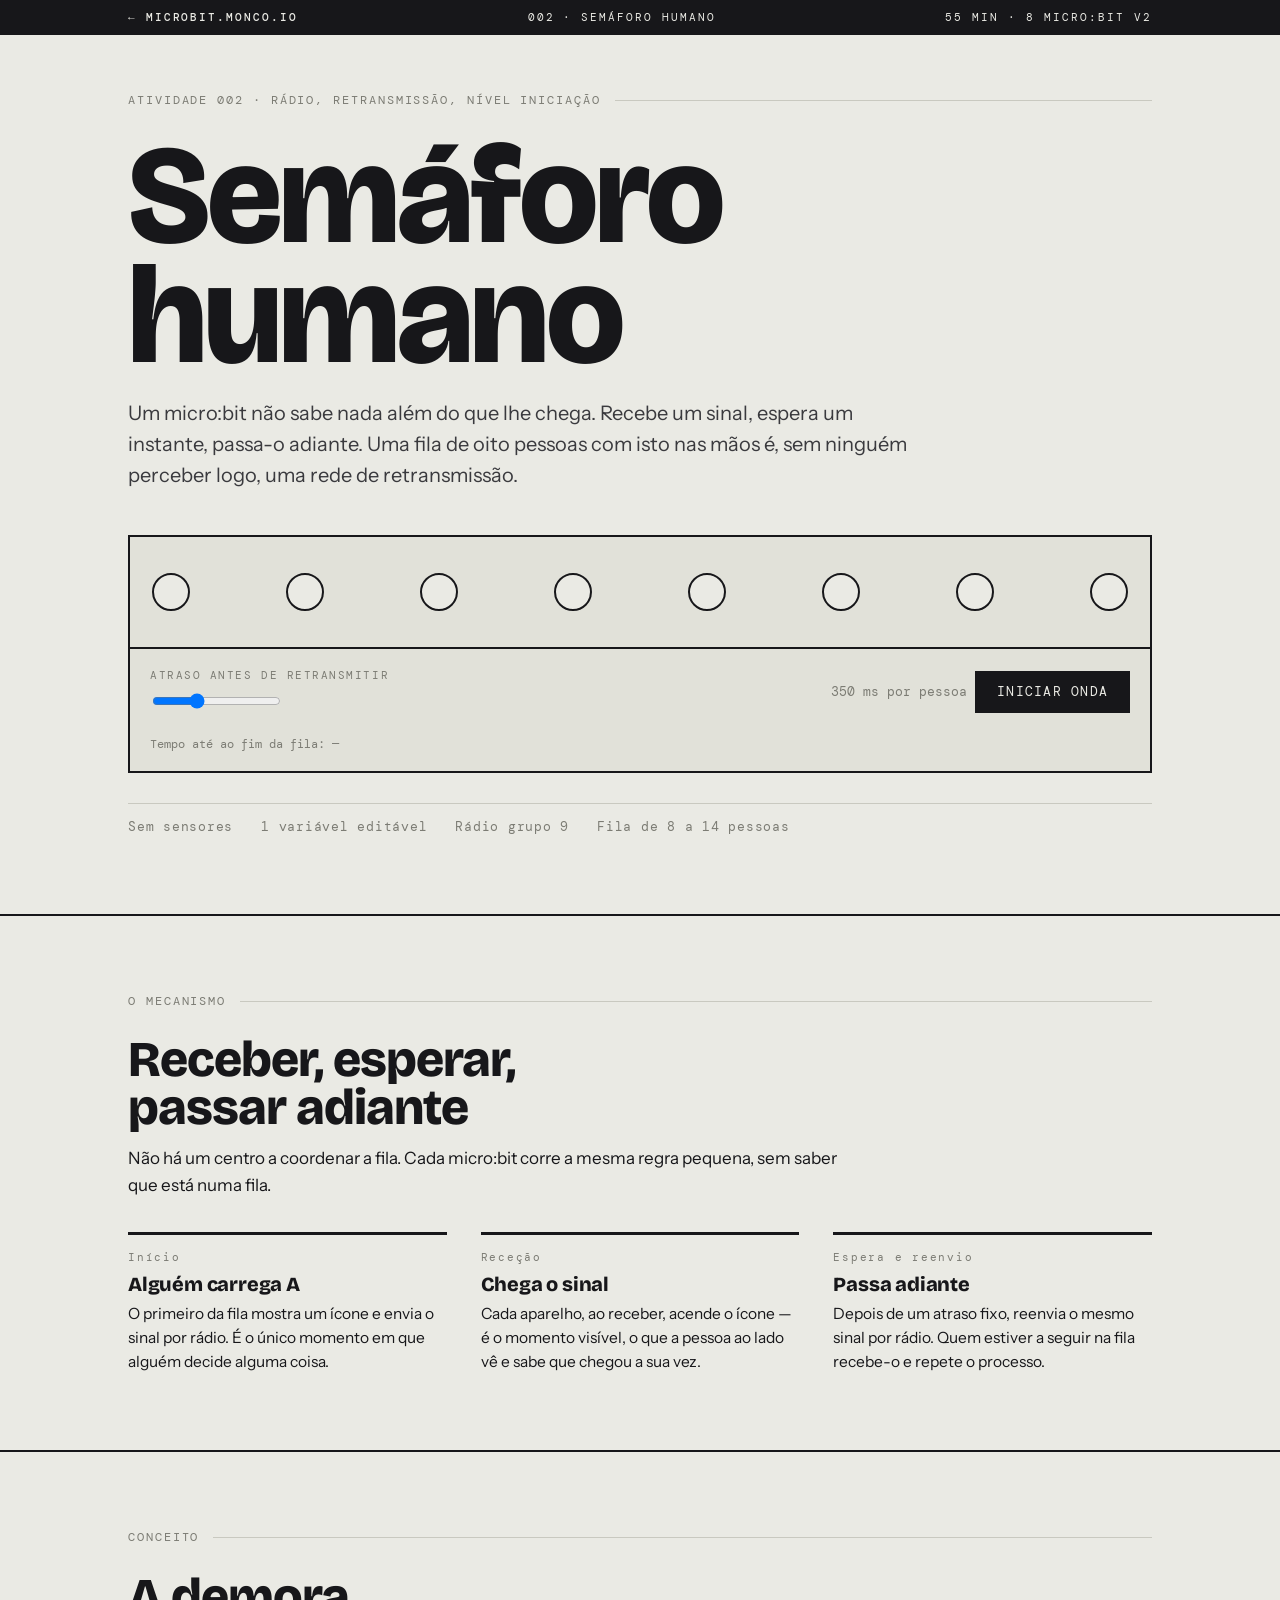
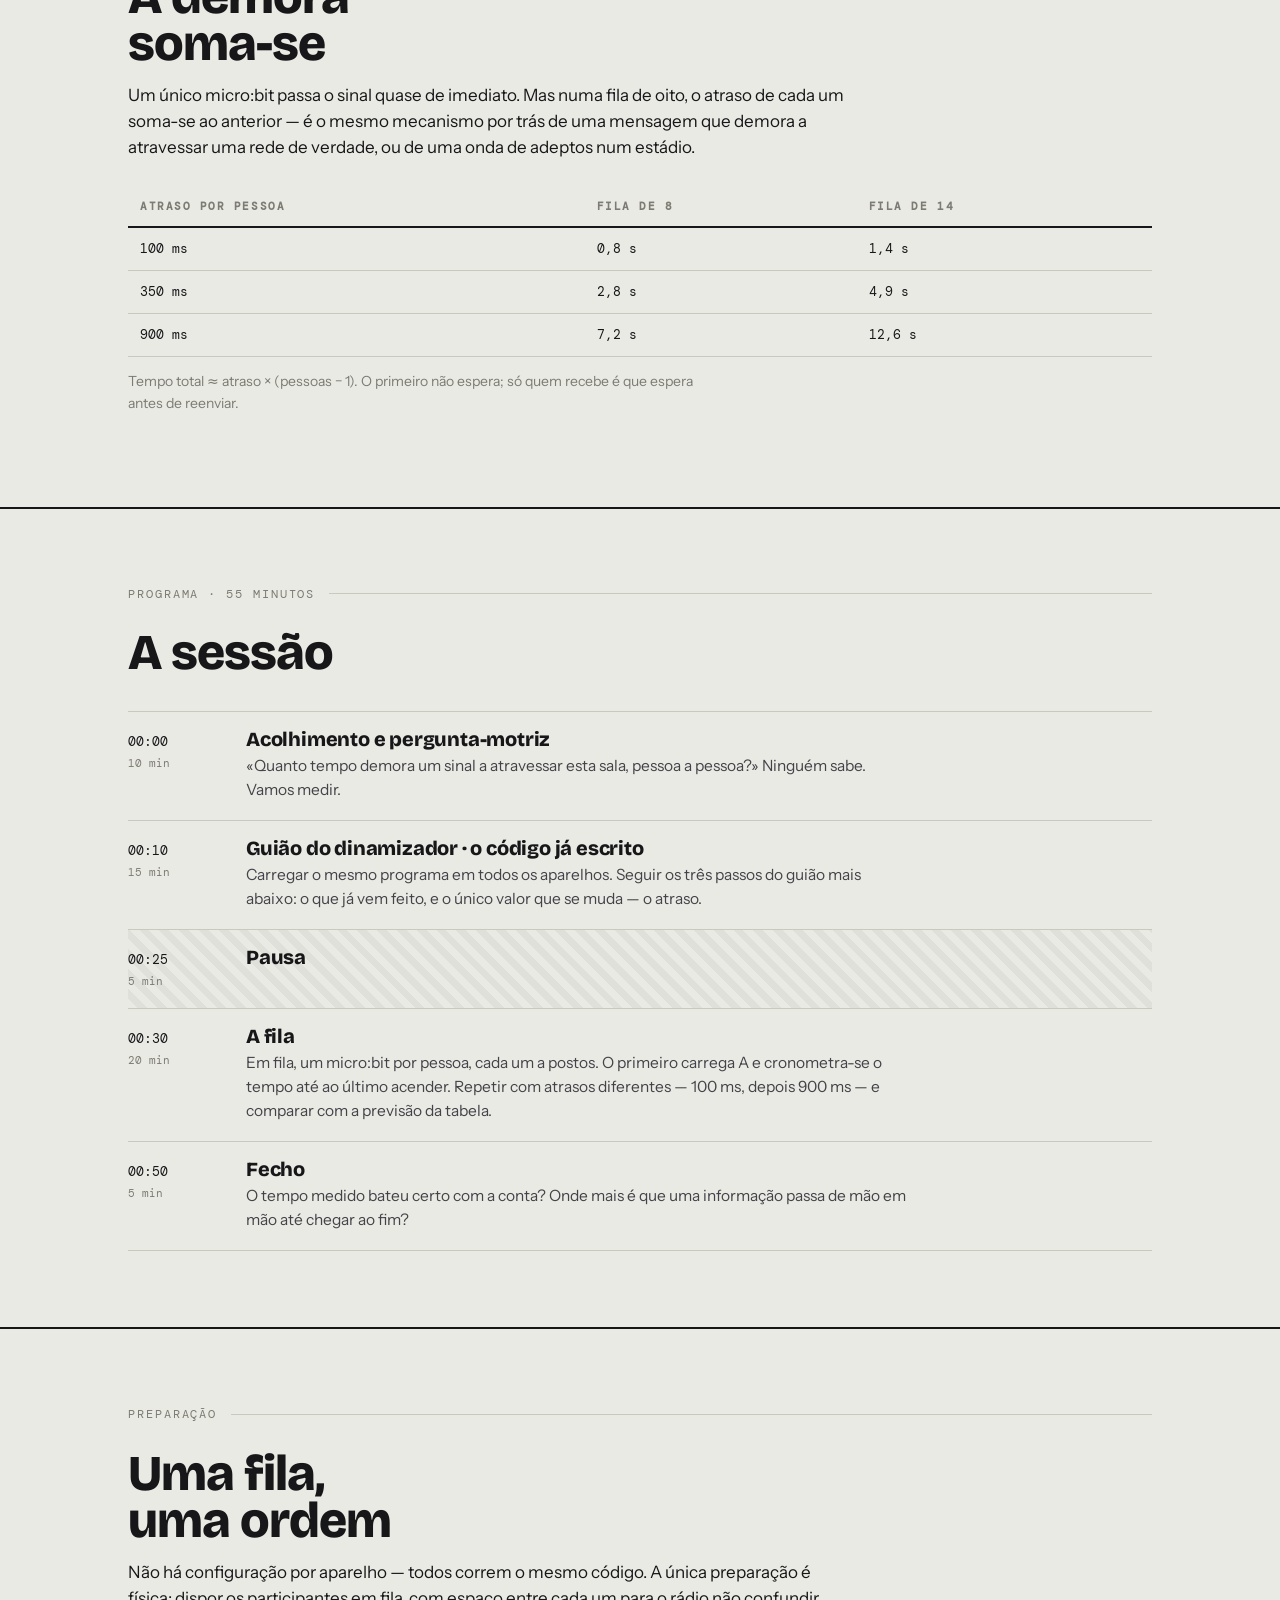
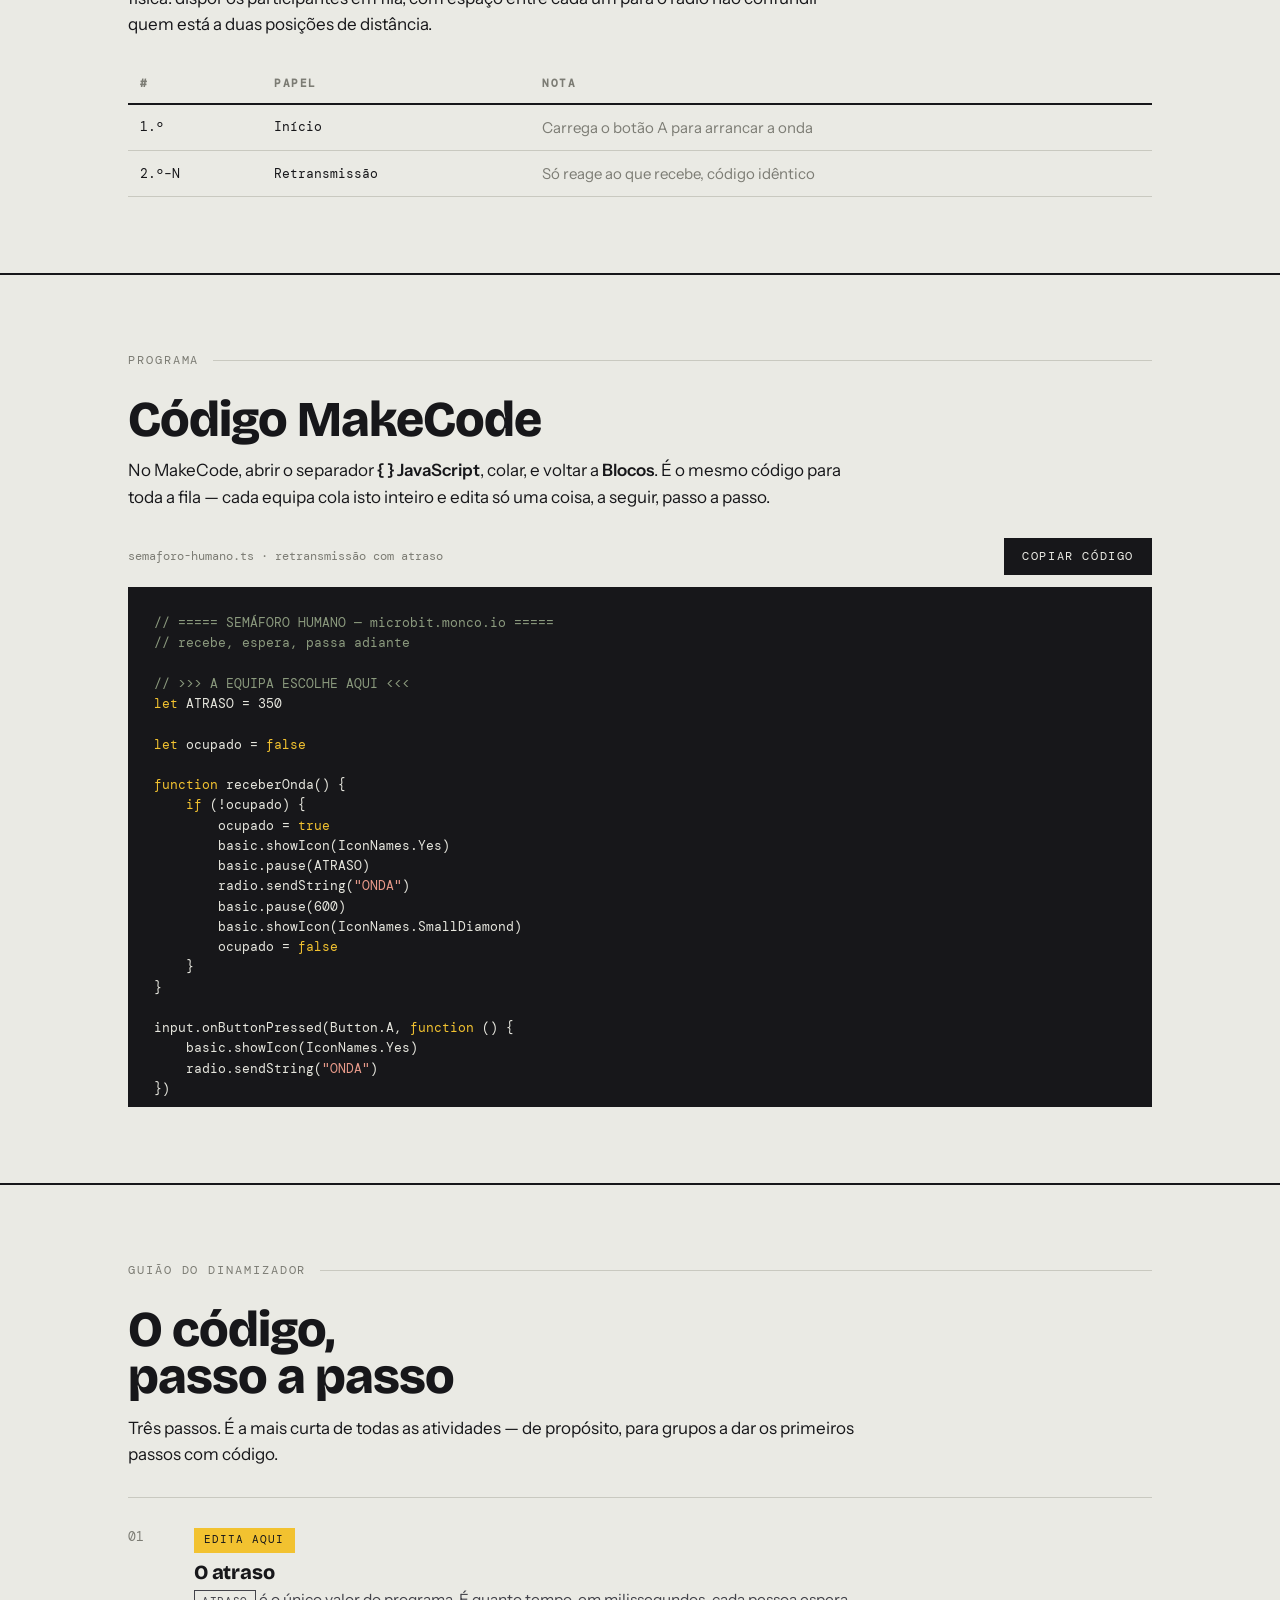
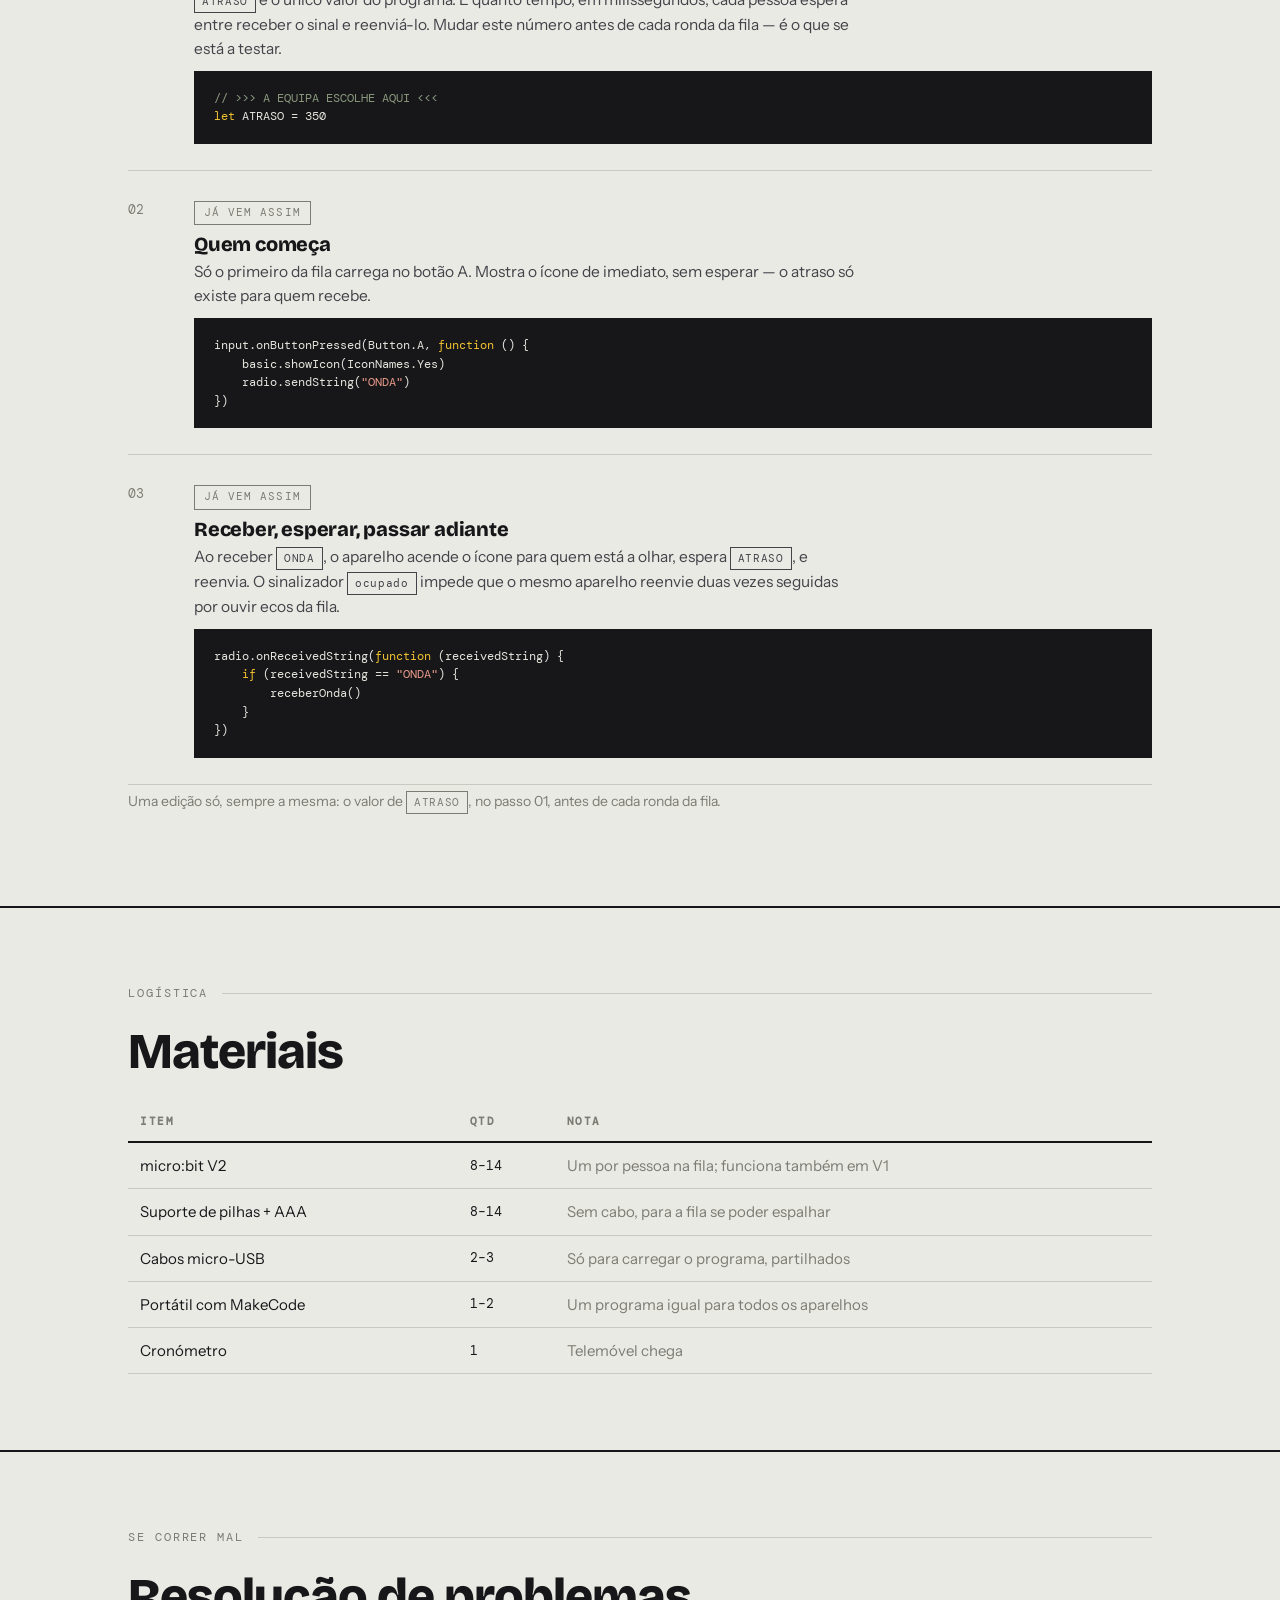
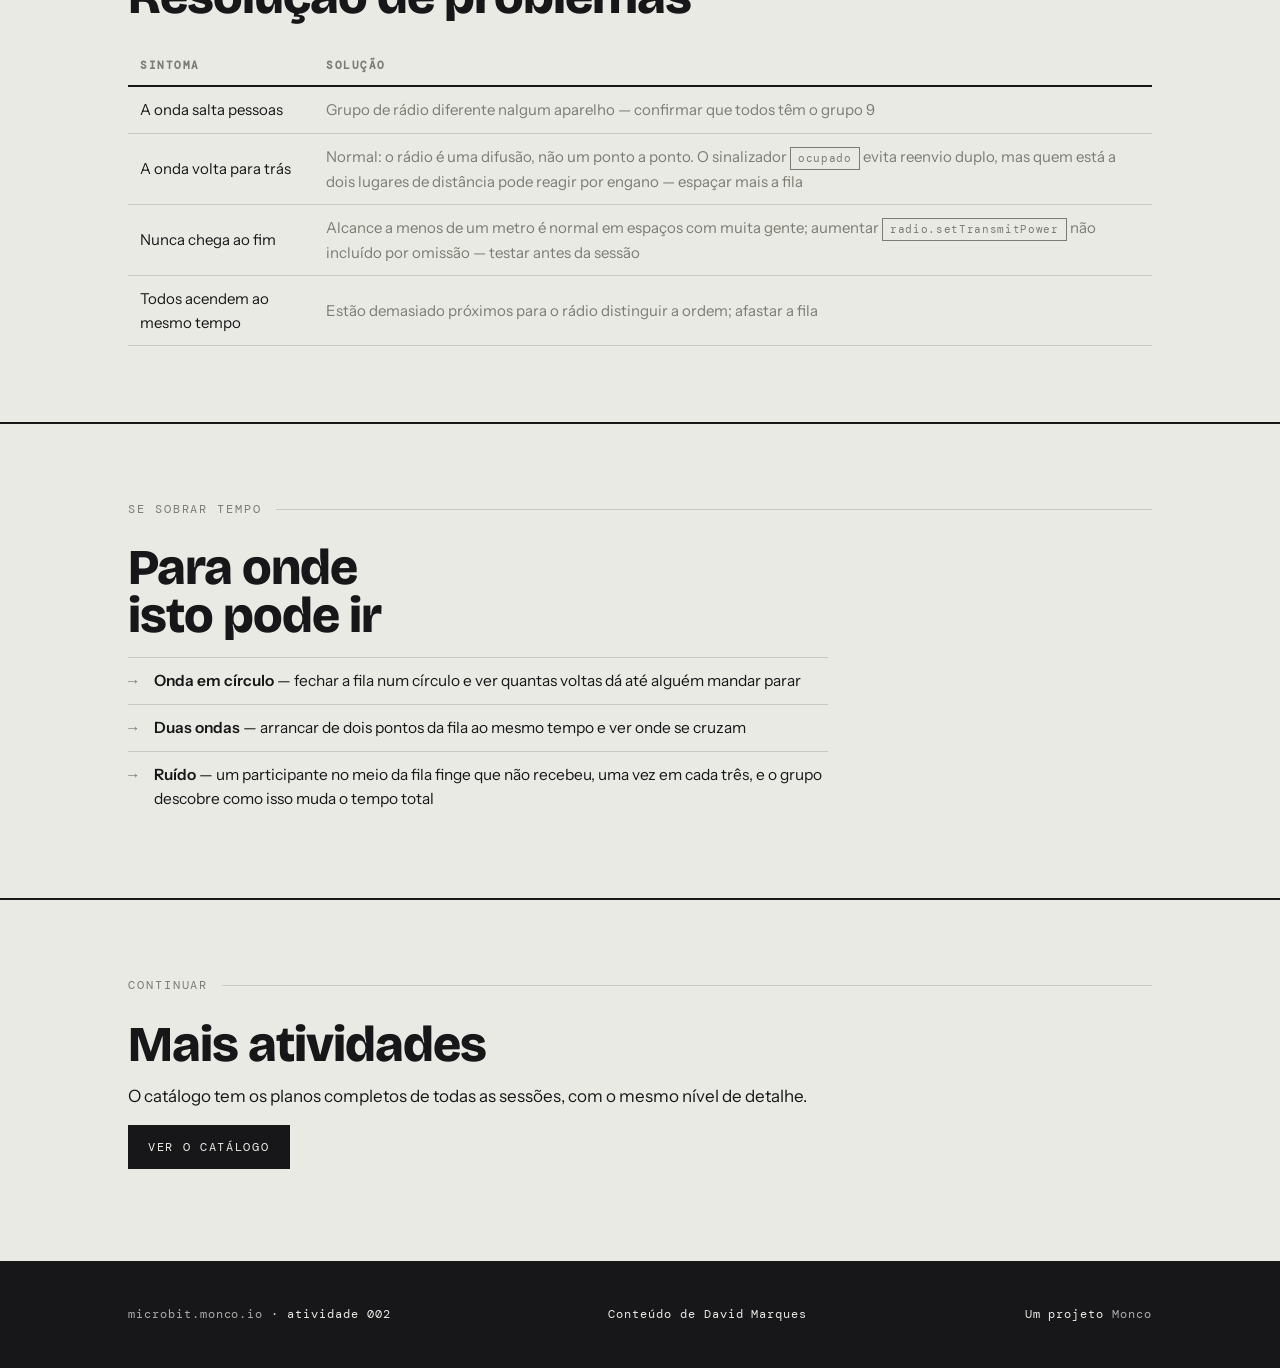
<file: atividades/semaforo-humano.html>
<!DOCTYPE html>
<html lang="pt-PT">
<head>
<meta charset="utf-8">
<meta name="viewport" content="width=device-width, initial-scale=1">
<title>Semáforo humano — retransmitir um sinal · microbit.monco.io</title>
<meta name="description" content="Atividade de 55 minutos: um sinal de rádio passa de pessoa em pessoa numa fila, e o grupo descobre quanto tempo demora a chegar ao fim.">
<meta property="og:title" content="Semáforo humano — retransmitir um sinal">
<meta name="author" content="David Marques">
<meta property="og:description" content="Sem sensores. Só um sinal, um atraso, e uma fila de pessoas a passá-lo adiante.">
<link rel="preconnect" href="https://fonts.googleapis.com">
<link rel="preconnect" href="https://fonts.gstatic.com" crossorigin>
<link href="https://fonts.googleapis.com/css2?family=Bricolage+Grotesque:opsz,wdth,wght@12..96,75..100,400;12..96,75..100,700;12..96,75..100,800&family=Instrument+Sans:wght@400;500;600&family=DM+Mono:wght@400;500&display=swap" rel="stylesheet">
<link rel="stylesheet" href="../assets/base.css">
<style>
/* ===== Semáforo humano 002 — acentos e assinatura ===== */
body{--accent:#2AC46B;--accent-2:#C4291B}

.hero{padding-top:56px}
.hero h1{font-size:clamp(56px,12vw,140px);font-weight:800;line-height:.86;margin-bottom:22px}
.hero-meta{display:flex;gap:28px;flex-wrap:wrap;font-family:var(--mono);font-size:12.5px;letter-spacing:.06em;color:var(--muted);border-top:1px solid var(--rule);padding-top:14px;margin-top:30px}

/* --- onda humana (assinatura) --- */
.wave-shell{border:2px solid var(--ink);margin-top:44px;background:var(--paper-2)}
.wave-row{display:flex;justify-content:space-between;padding:36px 22px;gap:8px}
.wnode{width:38px;height:38px;border-radius:50%;border:2px solid var(--ink);background:var(--paper);flex:none;transition:background-color .1s,transform .1s}
.wnode.hit{background:var(--accent);transform:scale(1.18);box-shadow:0 0 12px rgba(42,196,107,.55)}
.wave-ctl{border-top:2px solid var(--ink);padding:18px 20px;display:grid;grid-template-columns:1fr auto;gap:22px;align-items:center}
.wave-ctl label{font-family:var(--mono);font-size:11px;letter-spacing:.14em;text-transform:uppercase;color:var(--muted);display:block;margin-bottom:6px}
.readout{font-family:var(--mono);font-size:13px;text-align:right;line-height:1.7;white-space:nowrap}
.readout b{font-size:22px;font-weight:500;display:block}
button.start{
  font-family:var(--mono);font-size:12.5px;letter-spacing:.1em;text-transform:uppercase;
  background:var(--ink);color:var(--paper);border:2px solid var(--ink);padding:11px 20px;cursor:pointer;
}
button.start:hover{background:var(--paper);color:var(--ink)}
button.start:disabled{opacity:.4;cursor:default}
.wave-total{font-family:var(--mono);font-size:12px;color:var(--muted);padding:0 20px 18px}

@media (max-width:700px){
  .wave-row{padding:26px 10px}
  .wnode{width:22px;height:22px}
  .wave-ctl{grid-template-columns:1fr}
  .readout{text-align:left}
}
</style>
</head>
<body>

<div class="topbar"><div class="wrap">
  <a class="home" href="../">← microbit.monco.io</a>
  <span>002 · Semáforo humano</span>
  <span>55 min · 8 micro:bit V2</span>
</div></div>

<!-- ============ 1 · ABERTURA ============ -->
<section class="first hero"><div class="wrap">
  <div class="eyebrow">Atividade 002 · Rádio, retransmissão, nível iniciação</div>
  <h1>Semáforo<br>humano</h1>
  <p class="lede">Um micro:bit não sabe nada além do que lhe chega. Recebe um sinal, espera um instante, passa-o adiante. Uma fila de oito pessoas com isto nas mãos é, sem ninguém perceber logo, uma rede de retransmissão.</p>

  <div class="wave-shell">
    <div class="wave-row" id="waveRow"></div>
    <div class="wave-ctl">
      <div>
        <label for="atraso">Atraso antes de retransmitir</label>
        <input type="range" id="atraso" min="80" max="900" value="350">
      </div>
      <div class="readout">
        <span class="dim" id="atrasoOut">350 ms por pessoa</span>
        <button class="start" id="startBtn" type="button">Iniciar onda</button>
      </div>
    </div>
    <div class="wave-total" id="totalOut">Tempo até ao fim da fila: —</div>
  </div>

  <div class="hero-meta">
    <span>Sem sensores</span>
    <span>1 variável editável</span>
    <span>Rádio grupo 9</span>
    <span>Fila de 8 a 14 pessoas</span>
  </div>
</div></section>

<!-- ============ 2 · O MECANISMO ============ -->
<section><div class="wrap">
  <div class="eyebrow">O mecanismo</div>
  <h2>Receber, esperar,<br>passar adiante</h2>
  <p>Não há um centro a coordenar a fila. Cada micro:bit corre a mesma regra pequena, sem saber que está numa fila.</p>
  <div class="cols">
    <div class="card"><span class="n">Início</span><h3>Alguém carrega A</h3><p>O primeiro da fila mostra um ícone e envia o sinal por rádio. É o único momento em que alguém decide alguma coisa.</p></div>
    <div class="card"><span class="n">Receção</span><h3>Chega o sinal</h3><p>Cada aparelho, ao receber, acende o ícone — é o momento visível, o que a pessoa ao lado vê e sabe que chegou a sua vez.</p></div>
    <div class="card"><span class="n">Espera e reenvio</span><h3>Passa adiante</h3><p>Depois de um atraso fixo, reenvia o mesmo sinal por rádio. Quem estiver a seguir na fila recebe-o e repete o processo.</p></div>
  </div>
</div></section>

<!-- ============ 3 · CONCEITO CENTRAL ============ -->
<section><div class="wrap">
  <div class="eyebrow">Conceito</div>
  <h2>A demora<br>soma-se</h2>
  <p>Um único micro:bit passa o sinal quase de imediato. Mas numa fila de oito, o atraso de cada um soma-se ao anterior — é o mesmo mecanismo por trás de uma mensagem que demora a atravessar uma rede de verdade, ou de uma onda de adeptos num estádio.</p>
  <table>
    <thead><tr><th>Atraso por pessoa</th><th>Fila de 8</th><th>Fila de 14</th></tr></thead>
    <tbody>
      <tr><td class="t">100 ms</td><td class="t">0,8 s</td><td class="t">1,4 s</td></tr>
      <tr><td class="t">350 ms</td><td class="t">2,8 s</td><td class="t">4,9 s</td></tr>
      <tr><td class="t">900 ms</td><td class="t">7,2 s</td><td class="t">12,6 s</td></tr>
    </tbody>
  </table>
  <p class="dim" style="font-size:14px;margin-top:14px">Tempo total ≈ atraso × (pessoas − 1). O primeiro não espera; só quem recebe é que espera antes de reenviar.</p>
</div></section>

<!-- ============ 4 · SESSÃO ============ -->
<section><div class="wrap">
  <div class="eyebrow">Programa · 55 minutos</div>
  <h2>A sessão</h2>
  <div class="tl">
    <div class="tl-row"><div class="t">00:00<small>10 min</small></div><div><h3>Acolhimento e pergunta-motriz</h3><p>«Quanto tempo demora um sinal a atravessar esta sala, pessoa a pessoa?» Ninguém sabe. Vamos medir.</p></div></div>
    <div class="tl-row"><div class="t">00:10<small>15 min</small></div><div><h3>Guião do dinamizador · o código já escrito</h3><p>Carregar o mesmo programa em todos os aparelhos. Seguir os três passos do guião mais abaixo: o que já vem feito, e o único valor que se muda — o atraso.</p></div></div>
    <div class="tl-row pause"><div class="t">00:25<small>5 min</small></div><div><h3>Pausa</h3><p></p></div></div>
    <div class="tl-row"><div class="t">00:30<small>20 min</small></div><div><h3>A fila</h3><p>Em fila, um micro:bit por pessoa, cada um a postos. O primeiro carrega A e cronometra-se o tempo até ao último acender. Repetir com atrasos diferentes — 100&nbsp;ms, depois 900&nbsp;ms — e comparar com a previsão da tabela.</p></div></div>
    <div class="tl-row"><div class="t">00:50<small>5 min</small></div><div><h3>Fecho</h3><p>O tempo medido bateu certo com a conta? Onde mais é que uma informação passa de mão em mão até chegar ao fim?</p></div></div>
  </div>
</div></section>

<!-- ============ 5 · PREPARAÇÃO ============ -->
<section><div class="wrap">
  <div class="eyebrow">Preparação</div>
  <h2>Uma fila,<br>uma ordem</h2>
  <p>Não há configuração por aparelho — todos correm o mesmo código. A única preparação é física: dispor os participantes em fila, com espaço entre cada um para o rádio não confundir quem está a duas posições de distância.</p>
  <table>
    <thead><tr><th>#</th><th>Papel</th><th>Nota</th></tr></thead>
    <tbody>
      <tr><td class="t">1.º</td><td class="t">Início</td><td class="dim">Carrega o botão A para arrancar a onda</td></tr>
      <tr><td class="t">2.º–N</td><td class="t">Retransmissão</td><td class="dim">Só reage ao que recebe, código idêntico</td></tr>
    </tbody>
  </table>
</div></section>

<!-- ============ 6 · CÓDIGO ============ -->
<section><div class="wrap">
  <div class="eyebrow">Programa</div>
  <h2>Código MakeCode</h2>
  <p>No MakeCode, abrir o separador <strong>{ } JavaScript</strong>, colar, e voltar a <strong>Blocos</strong>. É o mesmo código para toda a fila — cada equipa cola isto inteiro e edita só uma coisa, a seguir, passo a passo.</p>
  <div class="codebar">
    <span class="dim" style="font-family:var(--mono);font-size:12px">semaforo-humano.ts · retransmissão com atraso</span>
    <button class="copy" id="copyBtn">Copiar código</button>
  </div>
  <pre id="code"><span class="c">// ===== SEMÁFORO HUMANO — microbit.monco.io =====</span>
<span class="c">// recebe, espera, passa adiante</span>

<span class="c">// &gt;&gt;&gt; A EQUIPA ESCOLHE AQUI &lt;&lt;&lt;</span>
<span class="k">let</span> ATRASO = 350

<span class="k">let</span> ocupado = <span class="k">false</span>

<span class="k">function</span> receberOnda() {
    <span class="k">if</span> (!ocupado) {
        ocupado = <span class="k">true</span>
        basic.showIcon(IconNames.Yes)
        basic.pause(ATRASO)
        radio.sendString(<span class="s">"ONDA"</span>)
        basic.pause(600)
        basic.showIcon(IconNames.SmallDiamond)
        ocupado = <span class="k">false</span>
    }
}

input.onButtonPressed(Button.A, <span class="k">function</span> () {
    basic.showIcon(IconNames.Yes)
    radio.sendString(<span class="s">"ONDA"</span>)
})

radio.onReceivedString(<span class="k">function</span> (receivedString) {
    <span class="k">if</span> (receivedString == <span class="s">"ONDA"</span>) {
        receberOnda()
    }
})

radio.setGroup(9)
basic.showIcon(IconNames.SmallDiamond)</pre>
</div></section>

<!-- ============ 7 · GUIÃO DO DINAMIZADOR ============ -->
<section><div class="wrap">
  <div class="eyebrow">Guião do dinamizador</div>
  <h2>O código,<br>passo a passo</h2>
  <p>Três passos. É a mais curta de todas as atividades — de propósito, para grupos a dar os primeiros passos com código.</p>

  <div class="script">
    <div class="step">
      <div class="step-n">01</div>
      <div>
        <span class="badge edit">Edita aqui</span>
        <h3>O atraso</h3>
        <p><span class="tag">ATRASO</span> é o único valor do programa. É quanto tempo, em milissegundos, cada pessoa espera entre receber o sinal e reenviá-lo. Mudar este número antes de cada ronda da fila — é o que se está a testar.</p>
        <pre class="mini"><span class="c">// &gt;&gt;&gt; A EQUIPA ESCOLHE AQUI &lt;&lt;&lt;</span>
<span class="k">let</span> ATRASO = 350</pre>
      </div>
    </div>
    <div class="step">
      <div class="step-n">02</div>
      <div>
        <span class="badge fixed">Já vem assim</span>
        <h3>Quem começa</h3>
        <p>Só o primeiro da fila carrega no botão A. Mostra o ícone de imediato, sem esperar — o atraso só existe para quem recebe.</p>
        <pre class="mini">input.onButtonPressed(Button.A, <span class="k">function</span> () {
    basic.showIcon(IconNames.Yes)
    radio.sendString(<span class="s">"ONDA"</span>)
})</pre>
      </div>
    </div>
    <div class="step">
      <div class="step-n">03</div>
      <div>
        <span class="badge fixed">Já vem assim</span>
        <h3>Receber, esperar, passar adiante</h3>
        <p>Ao receber <span class="tag">ONDA</span>, o aparelho acende o ícone para quem está a olhar, espera <span class="tag">ATRASO</span>, e reenvia. O sinalizador <span class="tag">ocupado</span> impede que o mesmo aparelho reenvie duas vezes seguidas por ouvir ecos da fila.</p>
        <pre class="mini">radio.onReceivedString(<span class="k">function</span> (receivedString) {
    <span class="k">if</span> (receivedString == <span class="s">"ONDA"</span>) {
        receberOnda()
    }
})</pre>
      </div>
    </div>
  </div>

  <p class="dim" style="font-size:14px;margin-top:6px">Uma edição só, sempre a mesma: o valor de <span class="tag">ATRASO</span>, no passo 01, antes de cada ronda da fila.</p>
</div></section>

<!-- ============ 8 · MATERIAIS ============ -->
<section><div class="wrap">
  <div class="eyebrow">Logística</div>
  <h2>Materiais</h2>
  <table>
    <thead><tr><th>Item</th><th>Qtd</th><th>Nota</th></tr></thead>
    <tbody>
      <tr><td>micro:bit V2</td><td class="t">8–14</td><td class="dim">Um por pessoa na fila; funciona também em V1</td></tr>
      <tr><td>Suporte de pilhas + AAA</td><td class="t">8–14</td><td class="dim">Sem cabo, para a fila se poder espalhar</td></tr>
      <tr><td>Cabos micro-USB</td><td class="t">2–3</td><td class="dim">Só para carregar o programa, partilhados</td></tr>
      <tr><td>Portátil com MakeCode</td><td class="t">1–2</td><td class="dim">Um programa igual para todos os aparelhos</td></tr>
      <tr><td>Cronómetro</td><td class="t">1</td><td class="dim">Telemóvel chega</td></tr>
    </tbody>
  </table>
</div></section>

<!-- ============ 9 · SE CORRER MAL ============ -->
<section><div class="wrap">
  <div class="eyebrow">Se correr mal</div>
  <h2>Resolução de problemas</h2>
  <table>
    <thead><tr><th>Sintoma</th><th>Solução</th></tr></thead>
    <tbody>
      <tr><td>A onda salta pessoas</td><td class="dim">Grupo de rádio diferente nalgum aparelho — confirmar que todos têm o grupo 9</td></tr>
      <tr><td>A onda volta para trás</td><td class="dim">Normal: o rádio é uma difusão, não um ponto a ponto. O sinalizador <span class="tag">ocupado</span> evita reenvio duplo, mas quem está a dois lugares de distância pode reagir por engano — espaçar mais a fila</td></tr>
      <tr><td>Nunca chega ao fim</td><td class="dim">Alcance a menos de um metro é normal em espaços com muita gente; aumentar <span class="tag">radio.setTransmitPower</span> não incluído por omissão — testar antes da sessão</td></tr>
      <tr><td>Todos acendem ao mesmo tempo</td><td class="dim">Estão demasiado próximos para o rádio distinguir a ordem; afastar a fila</td></tr>
    </tbody>
  </table>
</div></section>

<!-- ============ 10 · EXTENSÕES ============ -->
<section><div class="wrap">
  <div class="eyebrow">Se sobrar tempo</div>
  <h2>Para onde<br>isto pode ir</h2>
  <ul class="clean">
    <li><strong>Onda em círculo</strong> — fechar a fila num círculo e ver quantas voltas dá até alguém mandar parar</li>
    <li><strong>Duas ondas</strong> — arrancar de dois pontos da fila ao mesmo tempo e ver onde se cruzam</li>
    <li><strong>Ruído</strong> — um participante no meio da fila finge que não recebeu, uma vez em cada três, e o grupo descobre como isso muda o tempo total</li>
  </ul>
</div></section>

<section><div class="wrap">
  <div class="eyebrow">Continuar</div>
  <h2>Mais atividades</h2>
  <p>O catálogo tem os planos completos de todas as sessões, com o mesmo nível de detalhe.</p>
  <p><a class="btn" href="../">Ver o catálogo</a></p>
</div></section>

<footer><div class="wrap">
  <span><a href="../">microbit.monco.io</a> · atividade 002</span>
  <span>Conteúdo de David Marques</span>
  <span>Um projeto <a href="https://monco.io">Monco</a></span>
</div></footer>

<script>
/* ---------- onda humana ---------- */
const N = 8;
const row = document.getElementById("waveRow");
const nodes = [];
for(let i=0;i<N;i++){
  const d = document.createElement("div");
  d.className = "wnode";
  row.appendChild(d);
  nodes.push(d);
}

const atraso = document.getElementById("atraso");
const atrasoOut = document.getElementById("atrasoOut");
const startBtn = document.getElementById("startBtn");
const totalOut = document.getElementById("totalOut");

function atualizarAtraso(){
  atrasoOut.textContent = atraso.value + " ms por pessoa";
}
atraso.addEventListener("input", atualizarAtraso);
atualizarAtraso();

function correrOnda(){
  startBtn.disabled = true;
  nodes.forEach(n=>n.classList.remove("hit"));
  const ms = +atraso.value;
  const total = ms * (N - 1);
  totalOut.textContent = "Tempo até ao fim da fila: " + (total/1000).toFixed(1).replace(".", ",") + " s";
  nodes.forEach((n, i)=>{
    setTimeout(()=>{
      n.classList.add("hit");
      if(i===N-1){ startBtn.disabled = false; }
    }, i * ms);
  });
}
startBtn.addEventListener("click", correrOnda);

/* ---------- copiar ---------- */
document.getElementById("copyBtn").addEventListener("click", async e=>{
  const txt = document.getElementById("code").innerText;
  try{
    await navigator.clipboard.writeText(txt);
    e.target.textContent = "Copiado";
  }catch(err){
    const ta = document.createElement("textarea");
    ta.value = txt; document.body.appendChild(ta); ta.select();
    document.execCommand("copy"); ta.remove();
    e.target.textContent = "Copiado";
  }
  setTimeout(()=>{ e.target.textContent = "Copiar código"; }, 1800);
});
</script>
</body>
</html>
</file>
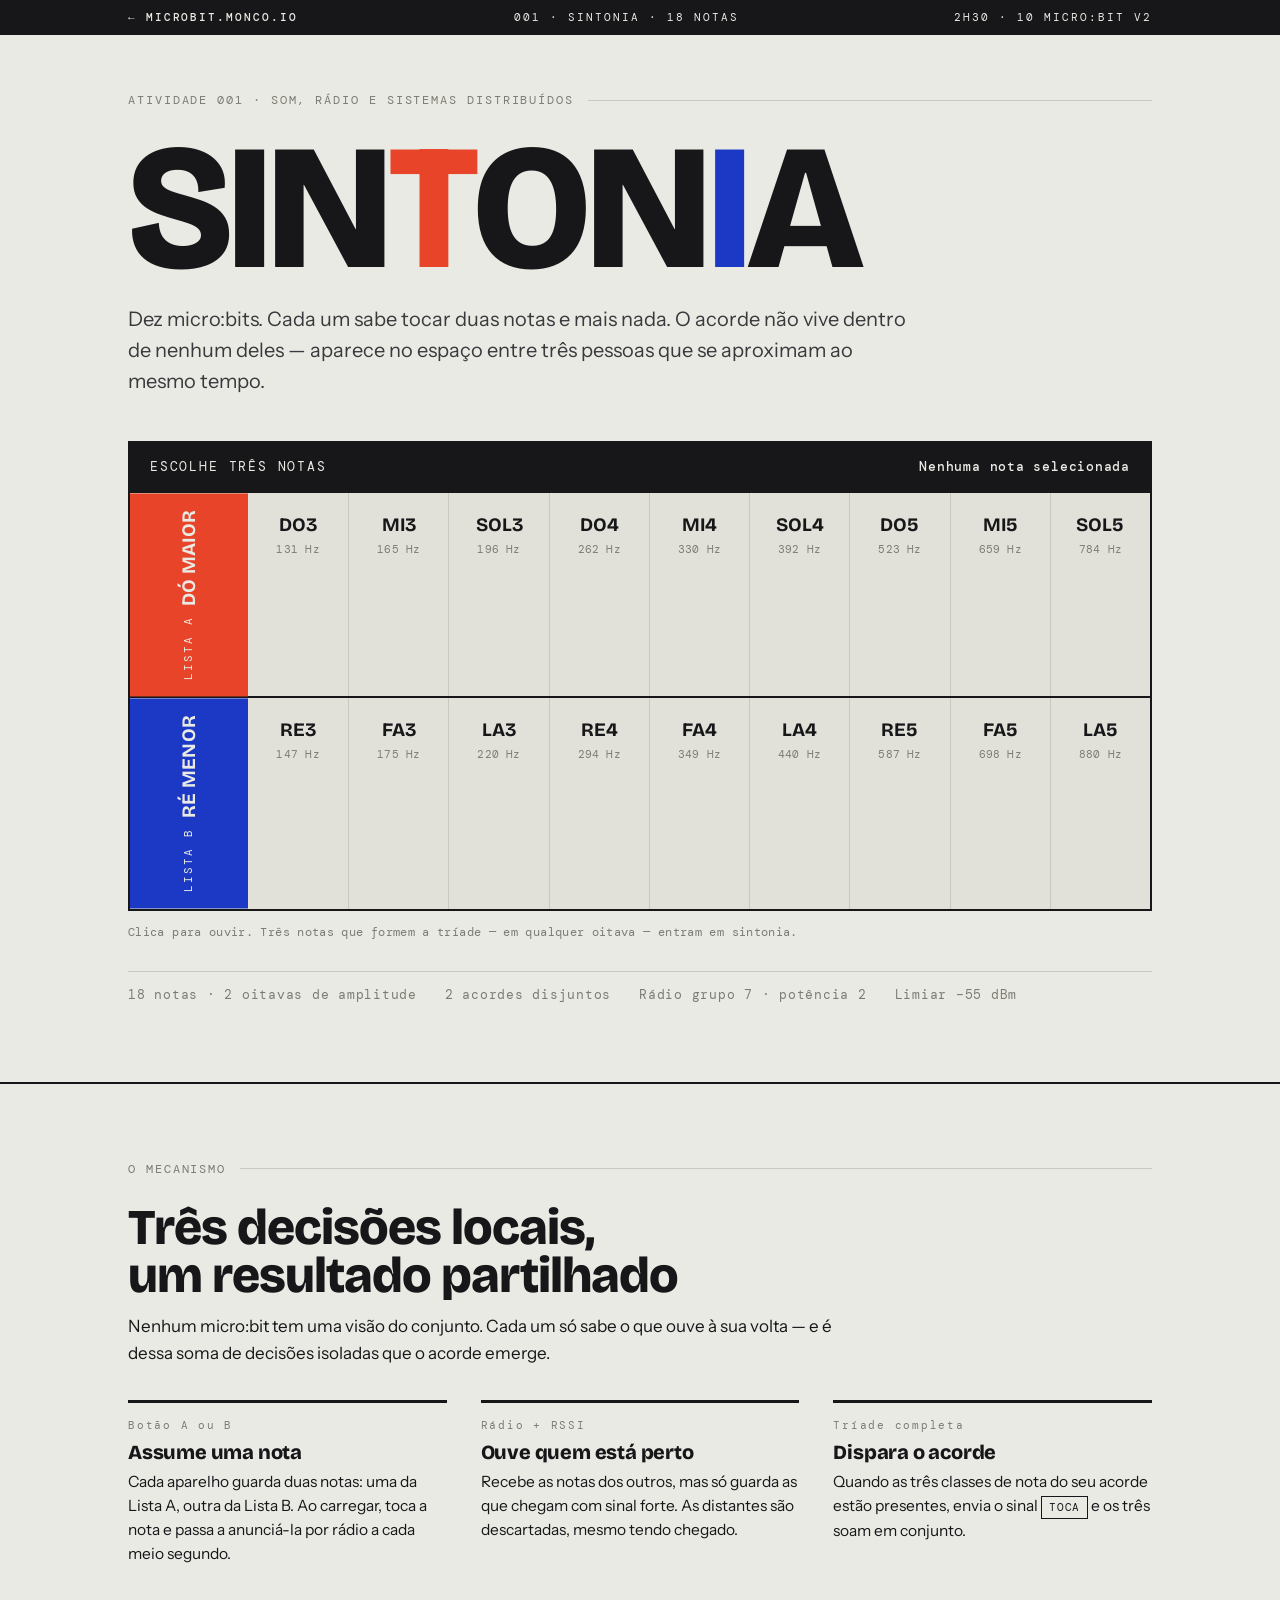
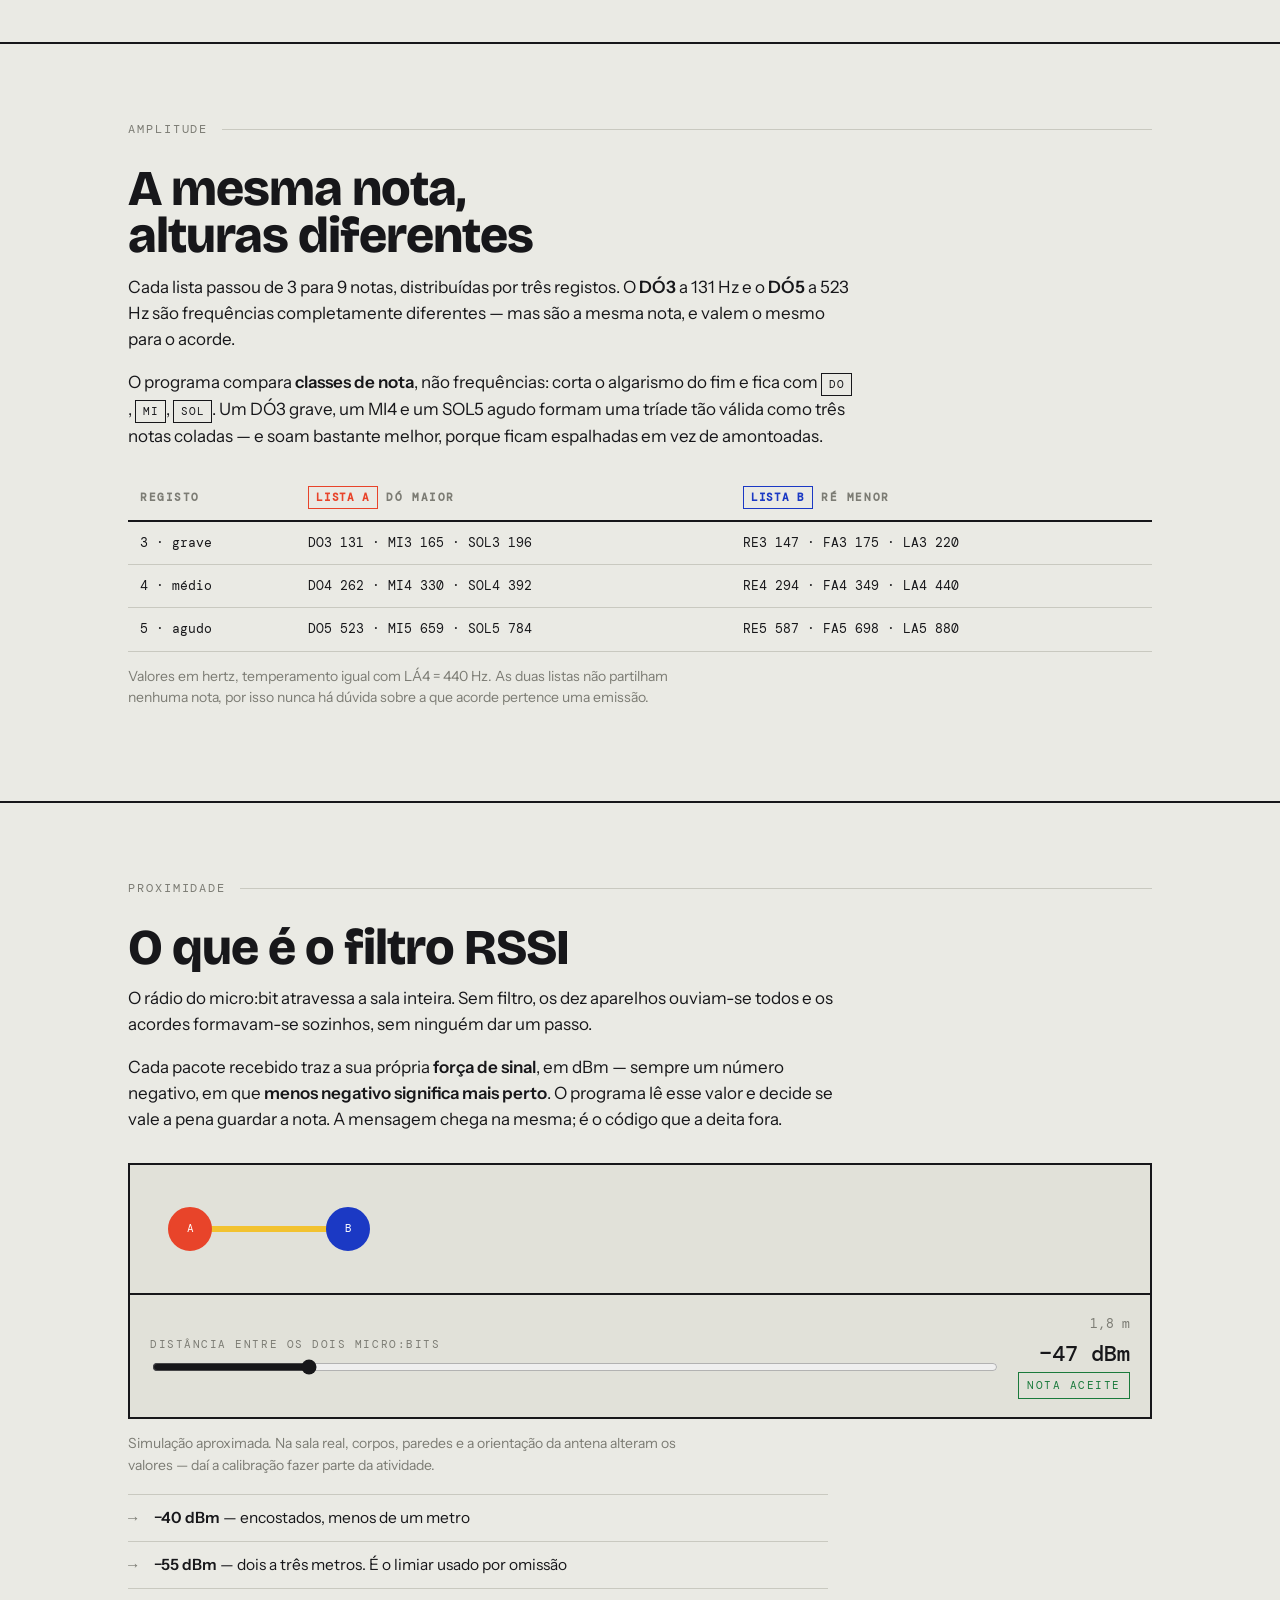
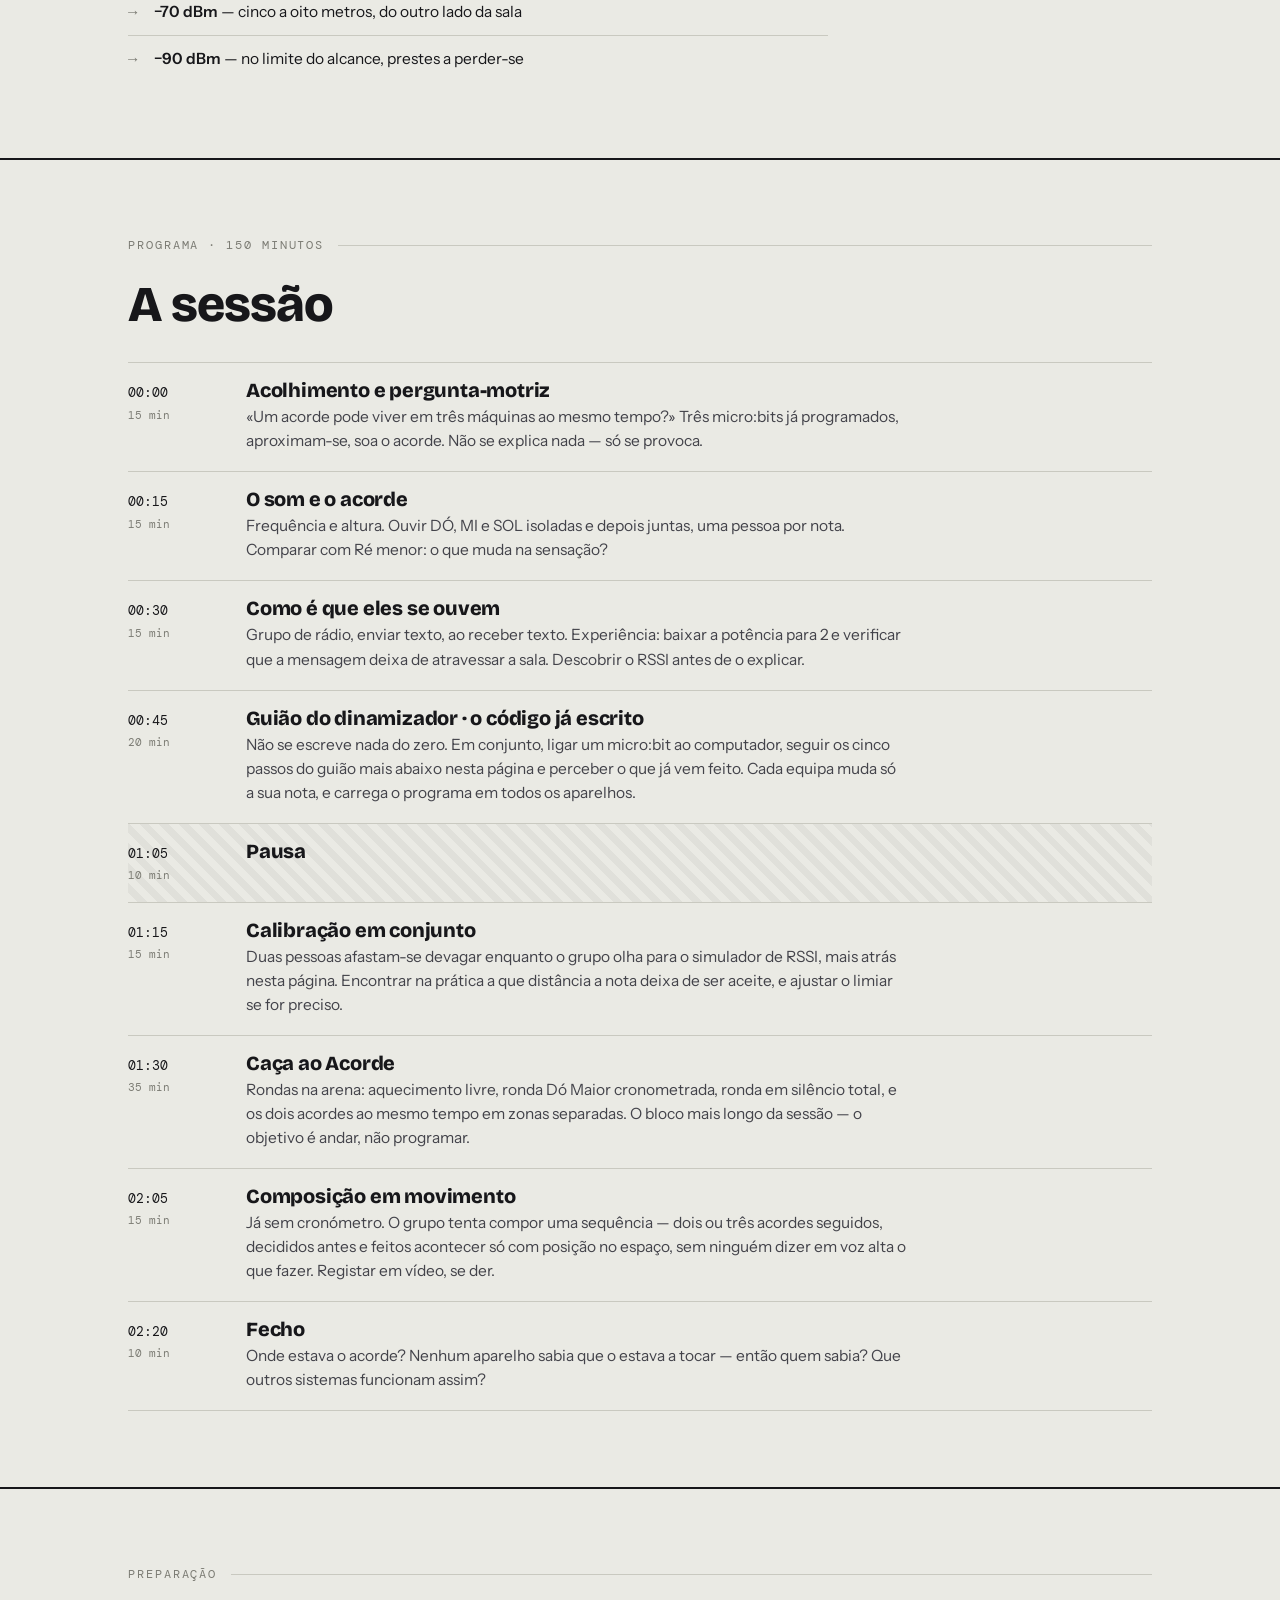
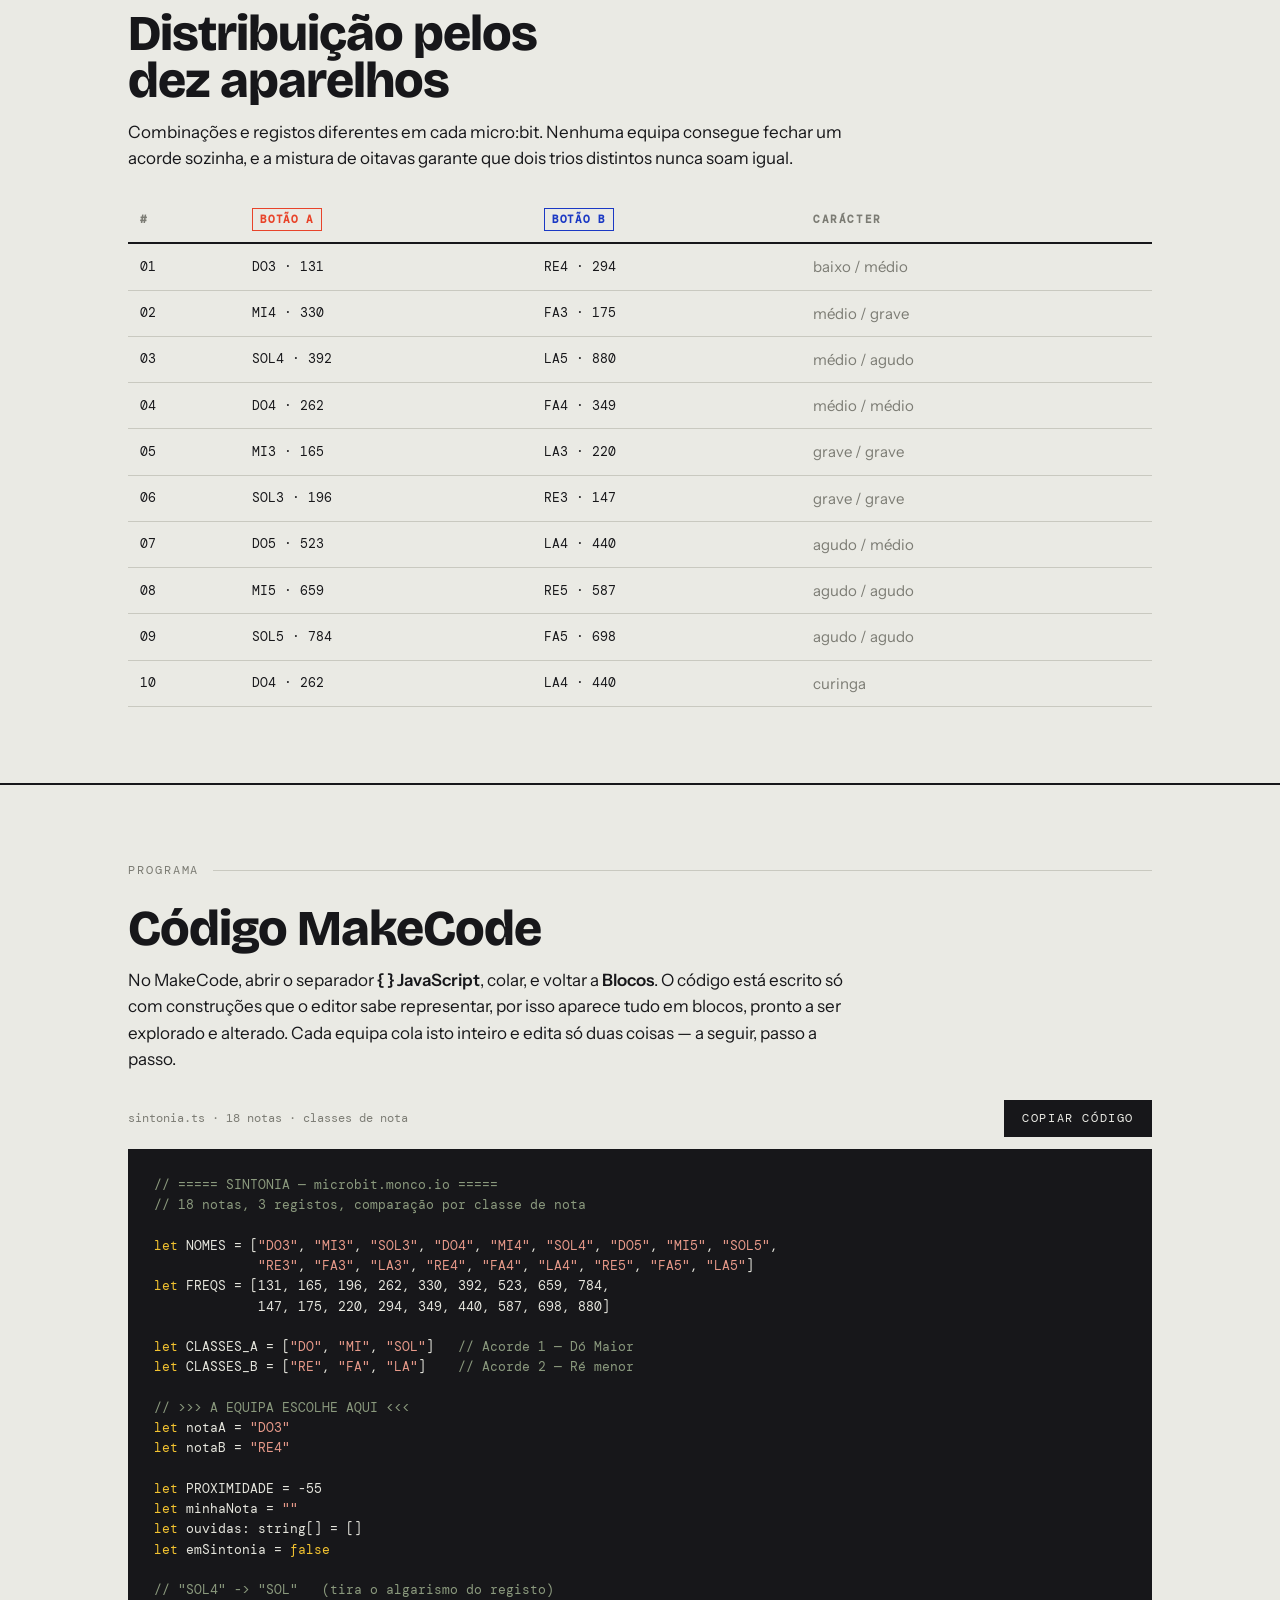
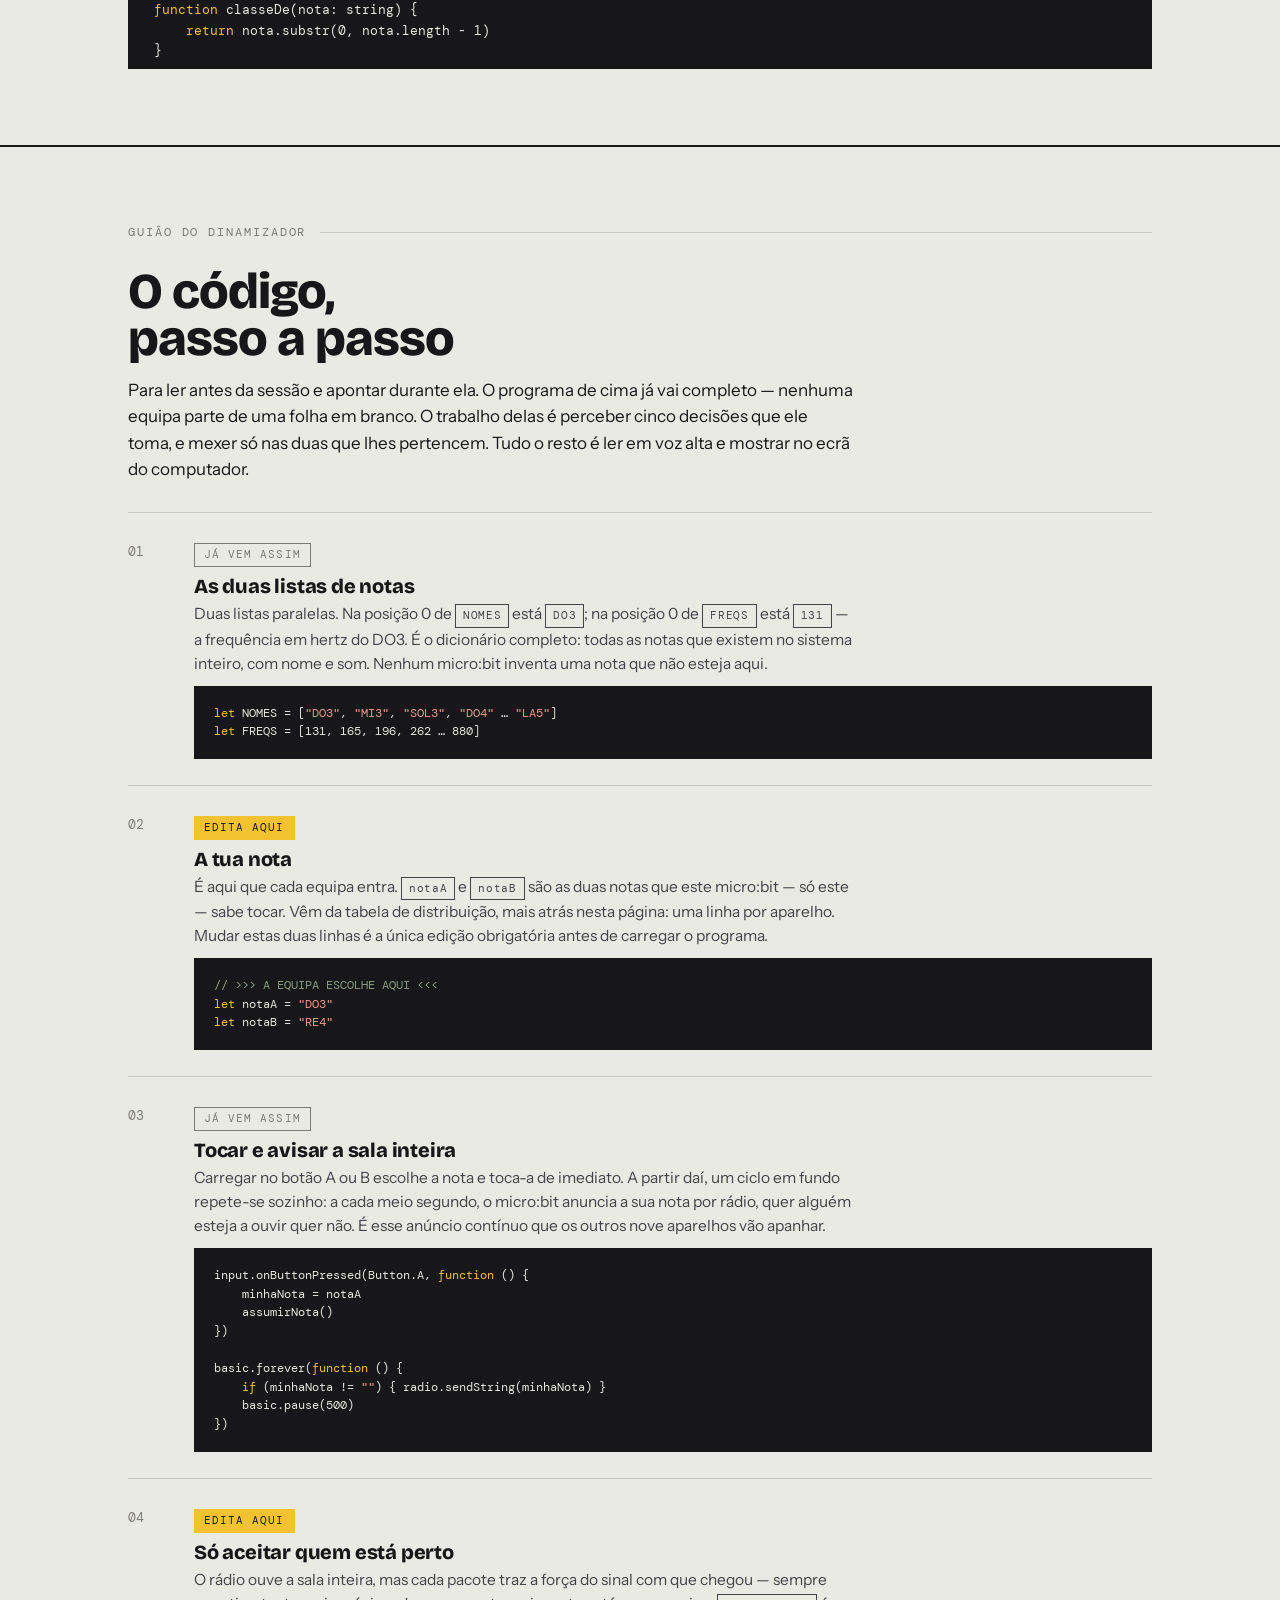
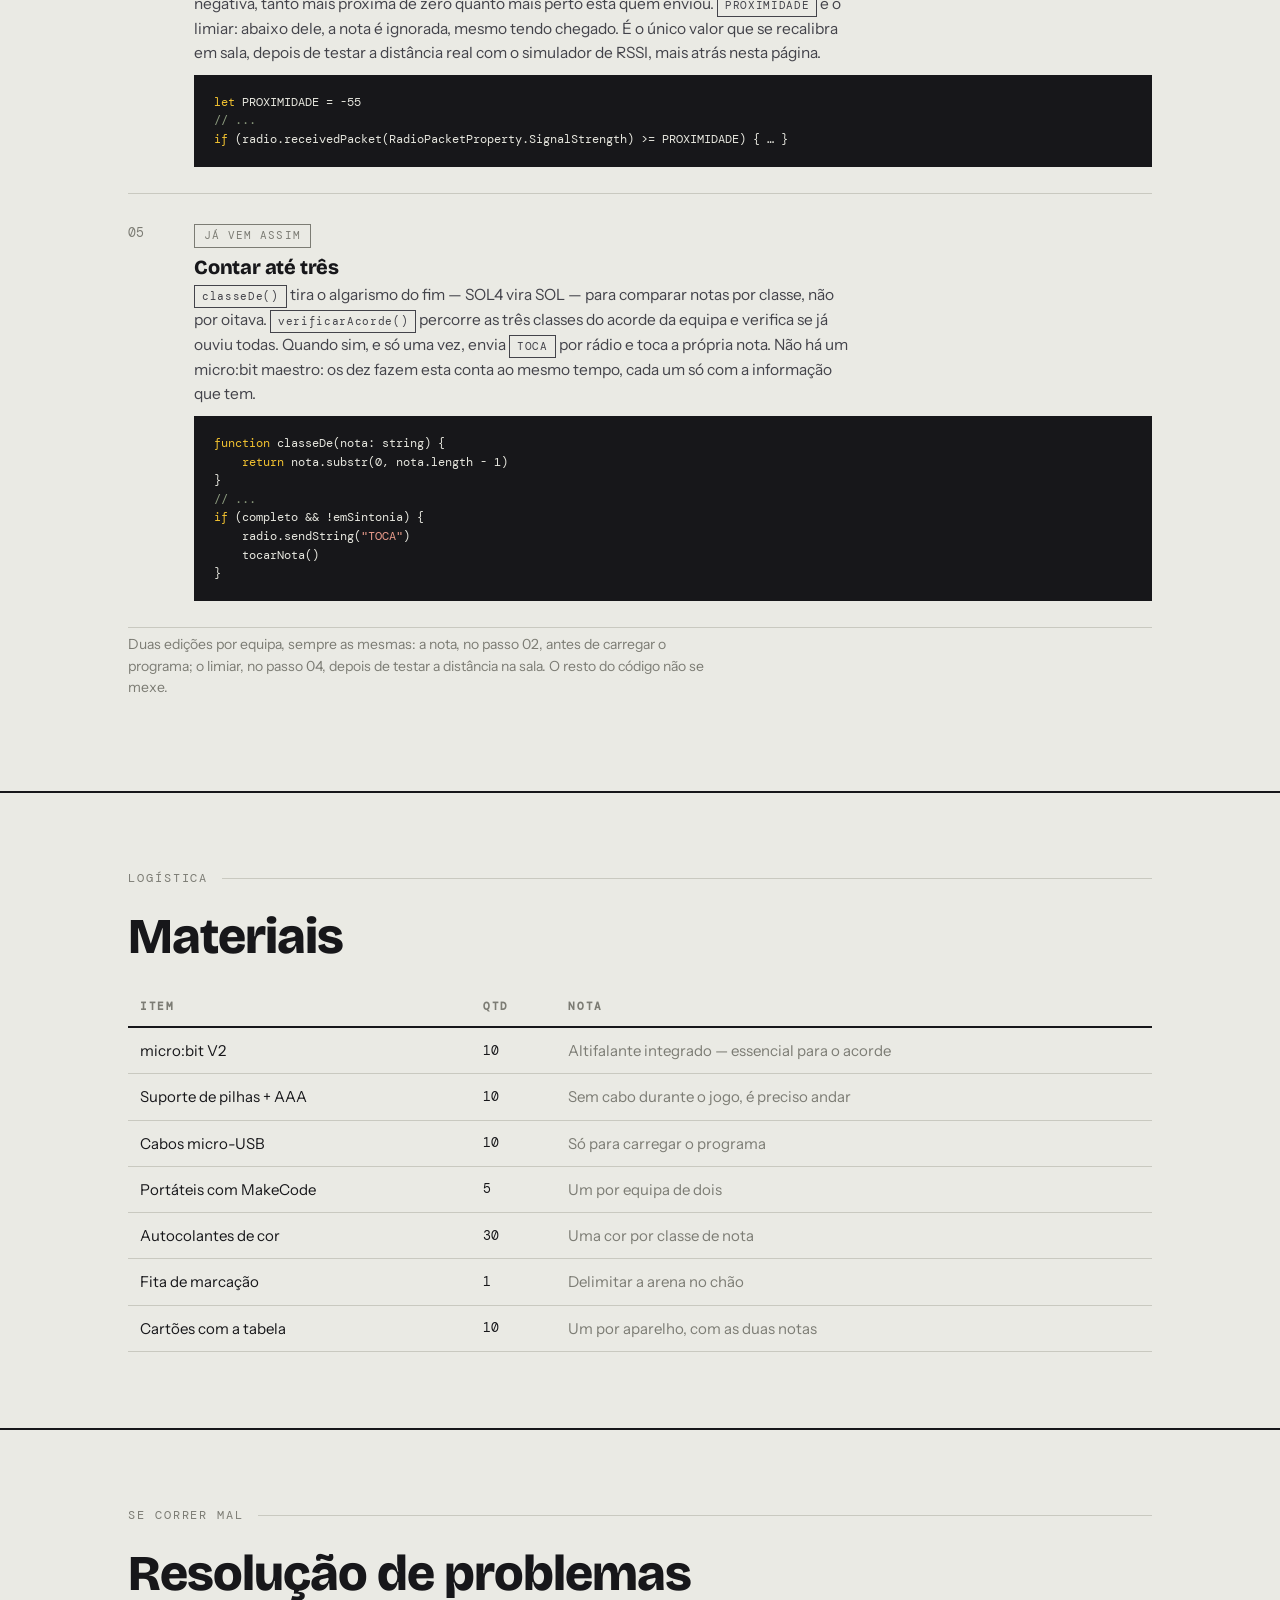
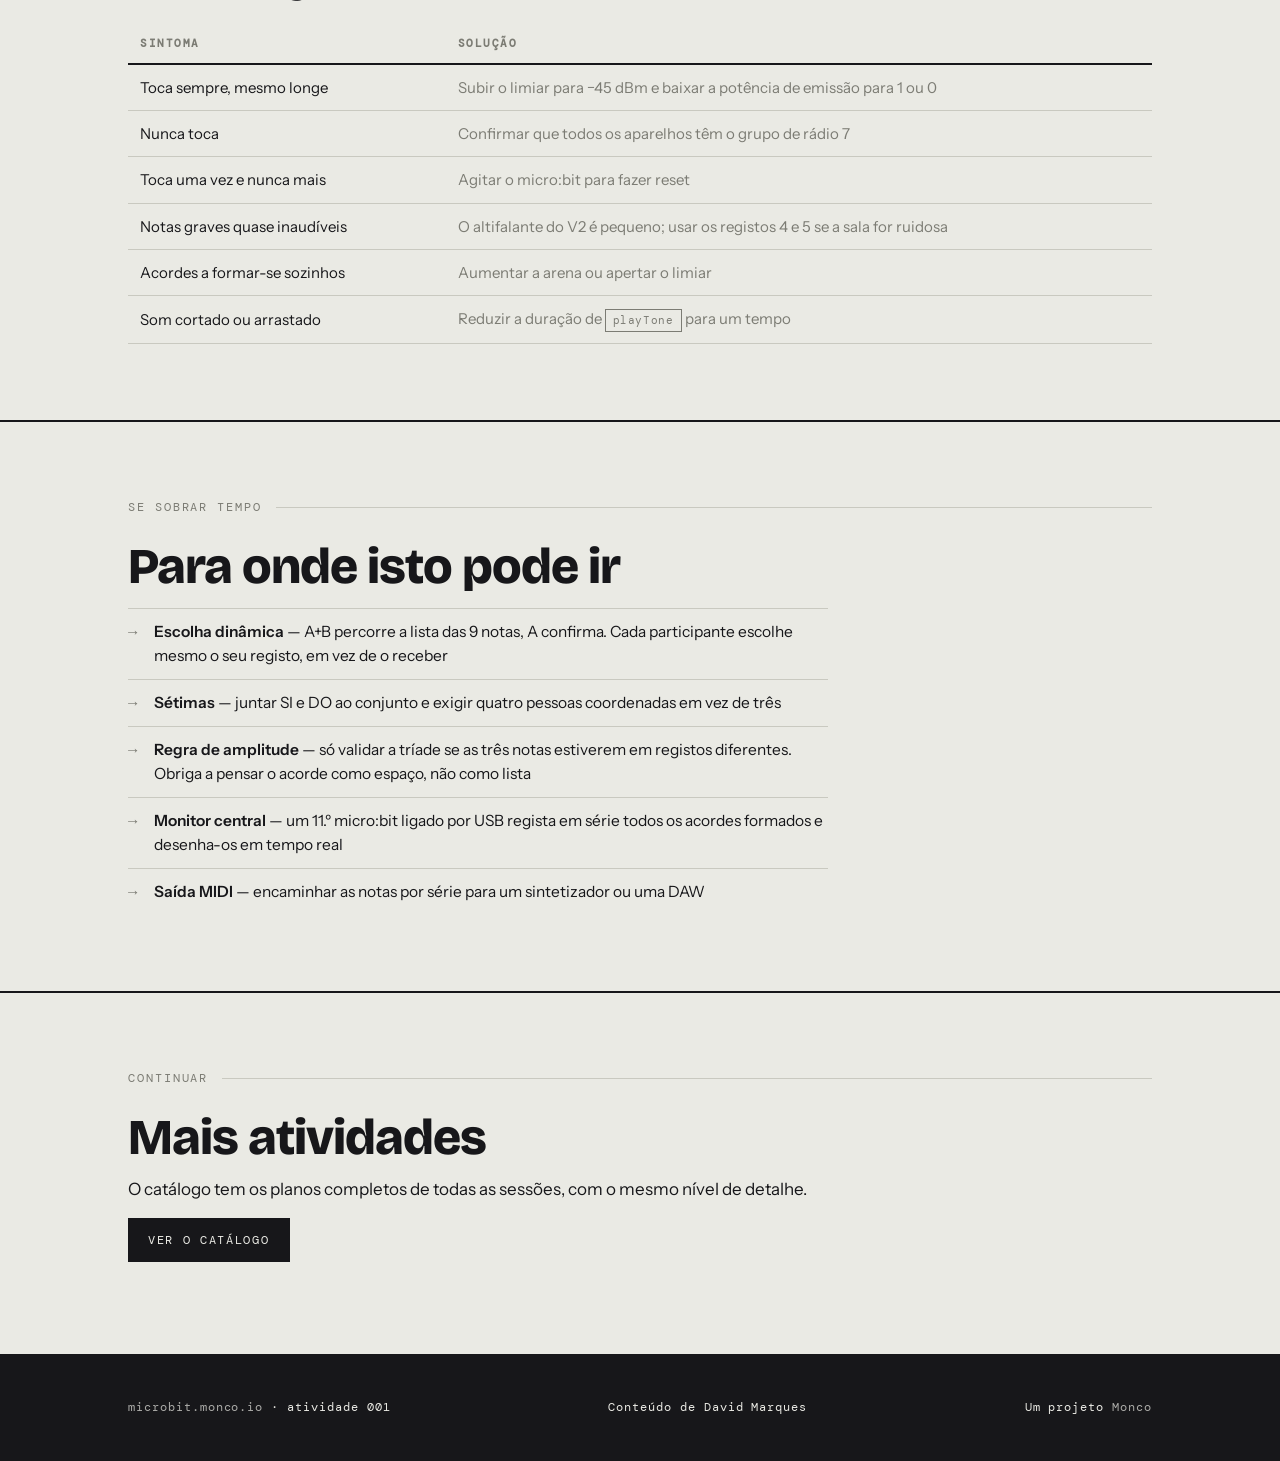
<file: atividades/sintonia.html>
<!DOCTYPE html>
<html lang="pt-PT">
<head>
<meta charset="utf-8">
<meta name="viewport" content="width=device-width, initial-scale=1">
<title>Sintonia — acordes em rede · microbit.monco.io</title>
<meta name="description" content="Atividade de 2h30 com dez micro:bits: um acorde que só existe quando três pessoas se aproximam.">
<meta property="og:title" content="Sintonia — acordes em rede">
<meta name="author" content="David Marques">
<meta property="og:description" content="Dez micro:bits, duas notas cada. O acorde aparece no espaço entre as pessoas.">
<link rel="preconnect" href="https://fonts.googleapis.com">
<link rel="preconnect" href="https://fonts.gstatic.com" crossorigin>
<link href="https://fonts.googleapis.com/css2?family=Bricolage+Grotesque:opsz,wdth,wght@12..96,75..100,400;12..96,75..100,700;12..96,75..100,800&family=Instrument+Sans:wght@400;500;600&family=DM+Mono:wght@400;500&display=swap" rel="stylesheet">
<link rel="stylesheet" href="../assets/base.css">
<style>
/* ===== Sintonia 001 — estilos próprios da atividade ===== */
body{--accent:#E8442A;--accent-2:#1B39C4}
body.lock-do{background:#F3D9D2}
body.lock-re{background:#D6DBF2}

.hero{padding-top:56px}
.hero h1{font-size:clamp(64px,15vw,178px);font-weight:800;line-height:.82;margin-bottom:22px}
.hero h1 em{font-style:normal;color:var(--accent)}
.hero h1 i{font-style:normal;color:var(--accent-2)}
.hero-meta{display:flex;gap:28px;flex-wrap:wrap;font-family:var(--mono);font-size:12.5px;letter-spacing:.06em;color:var(--muted);border-top:1px solid var(--rule);padding-top:14px;margin-top:30px}

/* --- banco de notas (assinatura) --- */
.bench-shell{position:relative;margin-top:44px}
.bench-status{border:2px solid var(--ink);background:var(--ink);color:var(--paper);padding:14px 20px;display:flex;justify-content:space-between;align-items:center;gap:18px;flex-wrap:wrap;font-family:var(--mono);font-size:13px;letter-spacing:.06em}
.bench-status b{font-weight:500}
#statusMain{text-transform:uppercase;letter-spacing:.14em}
.bench-status.hit{background:var(--lock);color:var(--ink)}
.bench{position:relative;border:2px solid var(--ink);border-top:none;background:var(--paper-2)}
.row{display:grid;grid-template-columns:118px 1fr;align-items:stretch}
.row + .row{border-top:2px solid var(--ink)}
.row-label{writing-mode:vertical-rl;transform:rotate(180deg);display:flex;align-items:center;justify-content:center;gap:10px;font-family:var(--mono);font-size:11px;letter-spacing:.2em;text-transform:uppercase;color:var(--paper);padding:16px 0}
.row-label b{font-family:var(--disp);font-size:19px;letter-spacing:.02em;font-weight:700}
.row-a .row-label{background:var(--accent)}
.row-b .row-label{background:var(--accent-2)}
.chips{display:grid;grid-template-columns:repeat(9,1fr);gap:0}
.chip{appearance:none;border:none;border-left:1px solid var(--rule);background:transparent;cursor:pointer;padding:20px 6px 16px;font-family:var(--disp);font-size:clamp(13px,1.7vw,19px);font-weight:700;color:var(--ink);display:flex;flex-direction:column;align-items:center;gap:7px;transition:background-color .12s,color .12s}
.chip:first-child{border-left:none}
.chip .hz{font-family:var(--mono);font-size:10.5px;font-weight:400;color:var(--muted);letter-spacing:.02em}
.chip:hover{background:rgba(0,0,0,.055)}
.chip:focus-visible{outline:3px solid var(--ink);outline-offset:-3px}
.row-a .chip.on{background:var(--accent);color:#fff}
.row-b .chip.on{background:var(--accent-2);color:#fff}
.chip.on .hz{color:rgba(255,255,255,.75)}
.chip.ring{background:var(--lock)!important;color:var(--ink)!important}
.chip.ring .hz{color:rgba(0,0,0,.6)!important}
@keyframes buzz{0%,100%{transform:translateX(0)}25%{transform:translateX(-4px)}75%{transform:translateX(4px)}}
.bench.bad{animation:buzz .22s ease 2}
#lines{position:absolute;inset:0;pointer-events:none;z-index:3}
.bench-hint{font-family:var(--mono);font-size:12px;color:var(--muted);margin-top:12px;letter-spacing:.03em}

/* --- simulador RSSI --- */
.rssi{border:2px solid var(--ink);margin-top:30px;background:var(--paper-2)}
.rssi-stage{position:relative;height:130px;overflow:hidden;border-bottom:2px solid var(--ink)}
.node{position:absolute;top:50%;width:44px;height:44px;margin-top:-22px;margin-left:-22px;border:2px solid var(--ink);border-radius:50%;background:var(--paper);display:flex;align-items:center;justify-content:center;font-family:var(--mono);font-size:11px;transition:left .12s linear}
#nodeA{left:60px;background:var(--accent);color:#fff;border-color:var(--accent)}
#nodeB{background:var(--accent-2);color:#fff;border-color:var(--accent-2)}
#link{position:absolute;top:50%;height:3px;margin-top:-1.5px;background:var(--ink);opacity:.22;transition:left .12s,width .12s}
#link.ok{opacity:1;background:var(--lock);height:6px;margin-top:-3px}
.rssi-ctl{display:grid;grid-template-columns:1fr auto;gap:22px;align-items:center;padding:18px 20px}
input[type=range]{width:100%;accent-color:var(--ink)}
.readout{font-family:var(--mono);font-size:13px;text-align:right;line-height:1.7;white-space:nowrap}
.readout b{font-size:22px;font-weight:500;display:block}
.verdict{font-family:var(--mono);font-size:11px;letter-spacing:.14em;text-transform:uppercase;padding:3px 8px;display:inline-block;border:1px solid currentColor}
.verdict.yes{color:#1a7a3c}
.verdict.no{color:var(--accent)}

@media (max-width:760px){
  .row{grid-template-columns:56px 1fr}
  .chips{grid-template-columns:repeat(3,1fr)}
  .chip{border-top:1px solid var(--rule)}
  .chips .chip:nth-child(-n+3){border-top:none}
  .chips .chip:nth-child(3n+1){border-left:none}
  .rssi-ctl{grid-template-columns:1fr}
  .readout{text-align:left}
}
</style>
</head>
<body>

<div class="topbar"><div class="wrap">
  <a class="home" href="../">← microbit.monco.io</a>
  <span>001 · Sintonia · 18 notas</span>
  <span>2h30 · 10 micro:bit V2</span>
</div></div>

<!-- ============ HERO ============ -->
<section class="first hero"><div class="wrap">
  <div class="eyebrow">Atividade 001 · Som, rádio e sistemas distribuídos</div>
  <h1>SIN<em>T</em>ON<i>I</i>A</h1>
  <p class="lede">Dez micro:bits. Cada um sabe tocar duas notas e mais nada. O acorde não vive dentro de nenhum deles — aparece no espaço entre três pessoas que se aproximam ao mesmo tempo.</p>

  <div class="bench-shell">
    <div class="bench-status" id="status">
      <span id="statusMain">Escolhe três notas</span>
      <b id="statusSub">Nenhuma nota selecionada</b>
    </div>
    <div class="bench" id="bench">
      <svg id="lines"></svg>
      <div class="row row-a">
        <div class="row-label">Lista A <b>Dó Maior</b></div>
        <div class="chips" data-list="A"></div>
      </div>
      <div class="row row-b">
        <div class="row-label">Lista B <b>Ré menor</b></div>
        <div class="chips" data-list="B"></div>
      </div>
    </div>
    <div class="bench-hint">Clica para ouvir. Três notas que formem a tríade — em qualquer oitava — entram em sintonia.</div>
  </div>

  <div class="hero-meta">
    <span>18 notas · 2 oitavas de amplitude</span>
    <span>2 acordes disjuntos</span>
    <span>Rádio grupo 7 · potência 2</span>
    <span>Limiar −55 dBm</span>
  </div>
</div></section>

<!-- ============ COMO FUNCIONA ============ -->
<section><div class="wrap">
  <div class="eyebrow">O mecanismo</div>
  <h2>Três decisões locais,<br>um resultado partilhado</h2>
  <p>Nenhum micro:bit tem uma visão do conjunto. Cada um só sabe o que ouve à sua volta — e é dessa soma de decisões isoladas que o acorde emerge.</p>
  <div class="cols">
    <div class="card"><span class="n">Botão A ou B</span><h3>Assume uma nota</h3><p>Cada aparelho guarda duas notas: uma da Lista A, outra da Lista B. Ao carregar, toca a nota e passa a anunciá-la por rádio a cada meio segundo.</p></div>
    <div class="card"><span class="n">Rádio + RSSI</span><h3>Ouve quem está perto</h3><p>Recebe as notas dos outros, mas só guarda as que chegam com sinal forte. As distantes são descartadas, mesmo tendo chegado.</p></div>
    <div class="card"><span class="n">Tríade completa</span><h3>Dispara o acorde</h3><p>Quando as três classes de nota do seu acorde estão presentes, envia o sinal <span class="tag">TOCA</span> e os três soam em conjunto.</p></div>
  </div>
</div></section>

<!-- ============ OITAVAS ============ -->
<section><div class="wrap">
  <div class="eyebrow">Amplitude</div>
  <h2>A mesma nota,<br>alturas diferentes</h2>
  <p>Cada lista passou de 3 para 9 notas, distribuídas por três registos. O <strong>DÓ3</strong> a 131 Hz e o <strong>DÓ5</strong> a 523 Hz são frequências completamente diferentes — mas são a mesma nota, e valem o mesmo para o acorde.</p>
  <p>O programa compara <strong>classes de nota</strong>, não frequências: corta o algarismo do fim e fica com <span class="tag">DO</span>, <span class="tag">MI</span>, <span class="tag">SOL</span>. Um DÓ3 grave, um MI4 e um SOL5 agudo formam uma tríade tão válida como três notas coladas — e soam bastante melhor, porque ficam espalhadas em vez de amontoadas.</p>

  <table>
    <thead><tr><th>Registo</th><th><span class="tag a">Lista A</span> Dó Maior</th><th><span class="tag b">Lista B</span> Ré menor</th></tr></thead>
    <tbody>
      <tr><td class="t">3 · grave</td><td class="t">DO3 131 · MI3 165 · SOL3 196</td><td class="t">RE3 147 · FA3 175 · LA3 220</td></tr>
      <tr><td class="t">4 · médio</td><td class="t">DO4 262 · MI4 330 · SOL4 392</td><td class="t">RE4 294 · FA4 349 · LA4 440</td></tr>
      <tr><td class="t">5 · agudo</td><td class="t">DO5 523 · MI5 659 · SOL5 784</td><td class="t">RE5 587 · FA5 698 · LA5 880</td></tr>
    </tbody>
  </table>
  <p class="dim" style="font-size:14px;margin-top:14px">Valores em hertz, temperamento igual com LÁ4 = 440 Hz. As duas listas não partilham nenhuma nota, por isso nunca há dúvida sobre a que acorde pertence uma emissão.</p>
</div></section>

<!-- ============ RSSI ============ -->
<section><div class="wrap">
  <div class="eyebrow">Proximidade</div>
  <h2>O que é o filtro RSSI</h2>
  <p>O rádio do micro:bit atravessa a sala inteira. Sem filtro, os dez aparelhos ouviam-se todos e os acordes formavam-se sozinhos, sem ninguém dar um passo.</p>
  <p>Cada pacote recebido traz a sua própria <strong>força de sinal</strong>, em dBm — sempre um número negativo, em que <strong>menos negativo significa mais perto</strong>. O programa lê esse valor e decide se vale a pena guardar a nota. A mensagem chega na mesma; é o código que a deita fora.</p>

  <div class="rssi">
    <div class="rssi-stage">
      <div id="link"></div>
      <div class="node" id="nodeA">A</div>
      <div class="node" id="nodeB">B</div>
    </div>
    <div class="rssi-ctl">
      <div>
        <label for="dist" class="dim" style="font-family:var(--mono);font-size:11px;letter-spacing:.14em;text-transform:uppercase">Distância entre os dois micro:bits</label>
        <input type="range" id="dist" min="0" max="100" value="18">
      </div>
      <div class="readout">
        <span class="dim" id="distOut">1,8 m</span>
        <b id="rssiOut">−42 dBm</b>
        <span class="verdict yes" id="verdict">Nota aceite</span>
      </div>
    </div>
  </div>
  <p class="dim" style="font-size:14px;margin-top:14px">Simulação aproximada. Na sala real, corpos, paredes e a orientação da antena alteram os valores — daí a calibração fazer parte da atividade.</p>

  <ul class="clean">
    <li><strong>−40 dBm</strong> — encostados, menos de um metro</li>
    <li><strong>−55 dBm</strong> — dois a três metros. É o limiar usado por omissão</li>
    <li><strong>−70 dBm</strong> — cinco a oito metros, do outro lado da sala</li>
    <li><strong>−90 dBm</strong> — no limite do alcance, prestes a perder-se</li>
  </ul>
</div></section>

<!-- ============ SESSÃO ============ -->
<section><div class="wrap">
  <div class="eyebrow">Programa · 150 minutos</div>
  <h2>A sessão</h2>
  <div class="tl">
    <div class="tl-row"><div class="t">00:00<small>15 min</small></div><div><h3>Acolhimento e pergunta-motriz</h3><p>«Um acorde pode viver em três máquinas ao mesmo tempo?» Três micro:bits já programados, aproximam-se, soa o acorde. Não se explica nada — só se provoca.</p></div></div>
    <div class="tl-row"><div class="t">00:15<small>15 min</small></div><div><h3>O som e o acorde</h3><p>Frequência e altura. Ouvir DÓ, MI e SOL isoladas e depois juntas, uma pessoa por nota. Comparar com Ré menor: o que muda na sensação?</p></div></div>
    <div class="tl-row"><div class="t">00:30<small>15 min</small></div><div><h3>Como é que eles se ouvem</h3><p>Grupo de rádio, enviar texto, ao receber texto. Experiência: baixar a potência para 2 e verificar que a mensagem deixa de atravessar a sala. Descobrir o RSSI antes de o explicar.</p></div></div>
    <div class="tl-row"><div class="t">00:45<small>20 min</small></div><div><h3>Guião do dinamizador · o código já escrito</h3><p>Não se escreve nada do zero. Em conjunto, ligar um micro:bit ao computador, seguir os cinco passos do guião mais abaixo nesta página e perceber o que já vem feito. Cada equipa muda só a sua nota, e carrega o programa em todos os aparelhos.</p></div></div>
    <div class="tl-row pause"><div class="t">01:05<small>10 min</small></div><div><h3>Pausa</h3><p></p></div></div>
    <div class="tl-row"><div class="t">01:15<small>15 min</small></div><div><h3>Calibração em conjunto</h3><p>Duas pessoas afastam-se devagar enquanto o grupo olha para o simulador de RSSI, mais atrás nesta página. Encontrar na prática a que distância a nota deixa de ser aceite, e ajustar o limiar se for preciso.</p></div></div>
    <div class="tl-row"><div class="t">01:30<small>35 min</small></div><div><h3>Caça ao Acorde</h3><p>Rondas na arena: aquecimento livre, ronda Dó Maior cronometrada, ronda em silêncio total, e os dois acordes ao mesmo tempo em zonas separadas. O bloco mais longo da sessão — o objetivo é andar, não programar.</p></div></div>
    <div class="tl-row"><div class="t">02:05<small>15 min</small></div><div><h3>Composição em movimento</h3><p>Já sem cronómetro. O grupo tenta compor uma sequência — dois ou três acordes seguidos, decididos antes e feitos acontecer só com posição no espaço, sem ninguém dizer em voz alta o que fazer. Registar em vídeo, se der.</p></div></div>
    <div class="tl-row"><div class="t">02:20<small>10 min</small></div><div><h3>Fecho</h3><p>Onde estava o acorde? Nenhum aparelho sabia que o estava a tocar — então quem sabia? Que outros sistemas funcionam assim?</p></div></div>
  </div>
</div></section>

<!-- ============ DISTRIBUIÇÃO ============ -->
<section><div class="wrap">
  <div class="eyebrow">Preparação</div>
  <h2>Distribuição pelos<br>dez aparelhos</h2>
  <p>Combinações e registos diferentes em cada micro:bit. Nenhuma equipa consegue fechar um acorde sozinha, e a mistura de oitavas garante que dois trios distintos nunca soam igual.</p>
  <table>
    <thead><tr><th>#</th><th><span class="tag a">Botão A</span></th><th><span class="tag b">Botão B</span></th><th>Carácter</th></tr></thead>
    <tbody>
      <tr><td class="t">01</td><td class="t">DO3 · 131</td><td class="t">RE4 · 294</td><td class="dim">baixo / médio</td></tr>
      <tr><td class="t">02</td><td class="t">MI4 · 330</td><td class="t">FA3 · 175</td><td class="dim">médio / grave</td></tr>
      <tr><td class="t">03</td><td class="t">SOL4 · 392</td><td class="t">LA5 · 880</td><td class="dim">médio / agudo</td></tr>
      <tr><td class="t">04</td><td class="t">DO4 · 262</td><td class="t">FA4 · 349</td><td class="dim">médio / médio</td></tr>
      <tr><td class="t">05</td><td class="t">MI3 · 165</td><td class="t">LA3 · 220</td><td class="dim">grave / grave</td></tr>
      <tr><td class="t">06</td><td class="t">SOL3 · 196</td><td class="t">RE3 · 147</td><td class="dim">grave / grave</td></tr>
      <tr><td class="t">07</td><td class="t">DO5 · 523</td><td class="t">LA4 · 440</td><td class="dim">agudo / médio</td></tr>
      <tr><td class="t">08</td><td class="t">MI5 · 659</td><td class="t">RE5 · 587</td><td class="dim">agudo / agudo</td></tr>
      <tr><td class="t">09</td><td class="t">SOL5 · 784</td><td class="t">FA5 · 698</td><td class="dim">agudo / agudo</td></tr>
      <tr><td class="t">10</td><td class="t">DO4 · 262</td><td class="t">LA4 · 440</td><td class="dim">curinga</td></tr>
    </tbody>
  </table>
</div></section>

<!-- ============ CÓDIGO ============ -->
<section><div class="wrap">
  <div class="eyebrow">Programa</div>
  <h2>Código MakeCode</h2>
  <p>No MakeCode, abrir o separador <strong>{ } JavaScript</strong>, colar, e voltar a <strong>Blocos</strong>. O código está escrito só com construções que o editor sabe representar, por isso aparece tudo em blocos, pronto a ser explorado e alterado. Cada equipa cola isto inteiro e edita só duas coisas — a seguir, passo a passo.</p>
  <div class="codebar">
    <span class="dim" style="font-family:var(--mono);font-size:12px">sintonia.ts · 18 notas · classes de nota</span>
    <button class="copy" id="copyBtn">Copiar código</button>
  </div>
  <pre id="code"><span class="c">// ===== SINTONIA — microbit.monco.io =====</span>
<span class="c">// 18 notas, 3 registos, comparação por classe de nota</span>

<span class="k">let</span> NOMES = [<span class="s">"DO3"</span>, <span class="s">"MI3"</span>, <span class="s">"SOL3"</span>, <span class="s">"DO4"</span>, <span class="s">"MI4"</span>, <span class="s">"SOL4"</span>, <span class="s">"DO5"</span>, <span class="s">"MI5"</span>, <span class="s">"SOL5"</span>,
             <span class="s">"RE3"</span>, <span class="s">"FA3"</span>, <span class="s">"LA3"</span>, <span class="s">"RE4"</span>, <span class="s">"FA4"</span>, <span class="s">"LA4"</span>, <span class="s">"RE5"</span>, <span class="s">"FA5"</span>, <span class="s">"LA5"</span>]
<span class="k">let</span> FREQS = [131, 165, 196, 262, 330, 392, 523, 659, 784,
             147, 175, 220, 294, 349, 440, 587, 698, 880]

<span class="k">let</span> CLASSES_A = [<span class="s">"DO"</span>, <span class="s">"MI"</span>, <span class="s">"SOL"</span>]   <span class="c">// Acorde 1 — Dó Maior</span>
<span class="k">let</span> CLASSES_B = [<span class="s">"RE"</span>, <span class="s">"FA"</span>, <span class="s">"LA"</span>]    <span class="c">// Acorde 2 — Ré menor</span>

<span class="c">// &gt;&gt;&gt; A EQUIPA ESCOLHE AQUI &lt;&lt;&lt;</span>
<span class="k">let</span> notaA = <span class="s">"DO3"</span>
<span class="k">let</span> notaB = <span class="s">"RE4"</span>

<span class="k">let</span> PROXIMIDADE = -55
<span class="k">let</span> minhaNota = <span class="s">""</span>
<span class="k">let</span> ouvidas: string[] = []
<span class="k">let</span> emSintonia = <span class="k">false</span>

<span class="c">// "SOL4" -&gt; "SOL"   (tira o algarismo do registo)</span>
<span class="k">function</span> classeDe(nota: string) {
    <span class="k">return</span> nota.substr(0, nota.length - 1)
}

<span class="k">function</span> freqDe(nota: string) {
    <span class="k">return</span> FREQS[NOMES.indexOf(nota)]
}

<span class="k">function</span> tocarNota() {
    basic.showIcon(IconNames.Heart)
    music.playTone(freqDe(minhaNota), music.beat(BeatFraction.Double))
    basic.showString(minhaNota)
}

<span class="k">function</span> assumirNota() {
    ouvidas = []
    emSintonia = <span class="k">false</span>
    basic.showString(minhaNota)
    music.playTone(freqDe(minhaNota), music.beat(BeatFraction.Half))
}

<span class="k">function</span> verificarAcorde() {
    <span class="k">let</span> minhaClasse = classeDe(minhaNota)
    <span class="k">let</span> oMeuAcorde = CLASSES_B
    <span class="k">if</span> (CLASSES_A.indexOf(minhaClasse) &gt;= 0) {
        oMeuAcorde = CLASSES_A
    }
    <span class="k">let</span> classesOuvidas: string[] = []
    <span class="k">for</span> (<span class="k">let</span> n <span class="k">of</span> ouvidas) {
        classesOuvidas.push(classeDe(n))
    }
    <span class="k">let</span> completo = <span class="k">true</span>
    <span class="k">for</span> (<span class="k">let</span> c <span class="k">of</span> oMeuAcorde) {
        <span class="k">if</span> (c != minhaClasse &amp;&amp; classesOuvidas.indexOf(c) &lt; 0) {
            completo = <span class="k">false</span>
        }
    }
    <span class="k">if</span> (completo &amp;&amp; !emSintonia) {
        emSintonia = <span class="k">true</span>
        radio.sendString(<span class="s">"TOCA"</span>)
        tocarNota()
    }
}

input.onButtonPressed(Button.A, <span class="k">function</span> () {
    minhaNota = notaA
    assumirNota()
})

input.onButtonPressed(Button.B, <span class="k">function</span> () {
    minhaNota = notaB
    assumirNota()
})

input.onGesture(Gesture.Shake, <span class="k">function</span> () {
    minhaNota = <span class="s">""</span>
    ouvidas = []
    emSintonia = <span class="k">false</span>
    basic.showIcon(IconNames.Asleep)
})

radio.onReceivedString(<span class="k">function</span> (receivedString) {
    <span class="k">if</span> (minhaNota != <span class="s">""</span> &amp;&amp; radio.receivedPacket(RadioPacketProperty.SignalStrength) &gt;= PROXIMIDADE) {
        <span class="k">if</span> (receivedString == <span class="s">"TOCA"</span>) {
            <span class="k">if</span> (ouvidas.length &gt; 0) {
                tocarNota()
            }
        } <span class="k">else</span> {
            <span class="k">if</span> (receivedString != minhaNota &amp;&amp; ouvidas.indexOf(receivedString) &lt; 0) {
                ouvidas.push(receivedString)
            }
            verificarAcorde()
        }
    }
})

radio.setGroup(7)
radio.setTransmitPower(2)
basic.showIcon(IconNames.Asleep)

basic.forever(<span class="k">function</span> () {
    <span class="k">if</span> (minhaNota != <span class="s">""</span>) {
        radio.sendString(minhaNota)
    }
    basic.pause(500)
})

basic.forever(<span class="k">function</span> () {
    basic.pause(4000)
    <span class="k">if</span> (!emSintonia) {
        ouvidas = []
    }
})</pre>
</div></section>

<!-- ============ GUIÃO DO DINAMIZADOR ============ -->
<section><div class="wrap">
  <div class="eyebrow">Guião do dinamizador</div>
  <h2>O código,<br>passo a passo</h2>
  <p>Para ler antes da sessão e apontar durante ela. O programa de cima já vai completo — nenhuma equipa parte de uma folha em branco. O trabalho delas é perceber cinco decisões que ele toma, e mexer só nas duas que lhes pertencem. Tudo o resto é ler em voz alta e mostrar no ecrã do computador.</p>

  <div class="script">

    <div class="step">
      <div class="step-n">01</div>
      <div>
        <span class="badge fixed">Já vem assim</span>
        <h3>As duas listas de notas</h3>
        <p>Duas listas paralelas. Na posição 0 de <span class="tag">NOMES</span> está <span class="tag">DO3</span>; na posição 0 de <span class="tag">FREQS</span> está <span class="tag">131</span> — a frequência em hertz do DO3. É o dicionário completo: todas as notas que existem no sistema inteiro, com nome e som. Nenhum micro:bit inventa uma nota que não esteja aqui.</p>
        <pre class="mini"><span class="k">let</span> NOMES = [<span class="s">"DO3"</span>, <span class="s">"MI3"</span>, <span class="s">"SOL3"</span>, <span class="s">"DO4"</span> … <span class="s">"LA5"</span>]
<span class="k">let</span> FREQS = [131, 165, 196, 262 … 880]</pre>
      </div>
    </div>

    <div class="step">
      <div class="step-n">02</div>
      <div>
        <span class="badge edit">Edita aqui</span>
        <h3>A tua nota</h3>
        <p>É aqui que cada equipa entra. <span class="tag">notaA</span> e <span class="tag">notaB</span> são as duas notas que este micro:bit — só este — sabe tocar. Vêm da tabela de distribuição, mais atrás nesta página: uma linha por aparelho. Mudar estas duas linhas é a única edição obrigatória antes de carregar o programa.</p>
        <pre class="mini"><span class="c">// &gt;&gt;&gt; A EQUIPA ESCOLHE AQUI &lt;&lt;&lt;</span>
<span class="k">let</span> notaA = <span class="s">"DO3"</span>
<span class="k">let</span> notaB = <span class="s">"RE4"</span></pre>
      </div>
    </div>

    <div class="step">
      <div class="step-n">03</div>
      <div>
        <span class="badge fixed">Já vem assim</span>
        <h3>Tocar e avisar a sala inteira</h3>
        <p>Carregar no botão A ou B escolhe a nota e toca-a de imediato. A partir daí, um ciclo em fundo repete-se sozinho: a cada meio segundo, o micro:bit anuncia a sua nota por rádio, quer alguém esteja a ouvir quer não. É esse anúncio contínuo que os outros nove aparelhos vão apanhar.</p>
        <pre class="mini">input.onButtonPressed(Button.A, <span class="k">function</span> () {
    minhaNota = notaA
    assumirNota()
})

basic.forever(<span class="k">function</span> () {
    <span class="k">if</span> (minhaNota != <span class="s">""</span>) { radio.sendString(minhaNota) }
    basic.pause(500)
})</pre>
      </div>
    </div>

    <div class="step">
      <div class="step-n">04</div>
      <div>
        <span class="badge edit">Edita aqui</span>
        <h3>Só aceitar quem está perto</h3>
        <p>O rádio ouve a sala inteira, mas cada pacote traz a força do sinal com que chegou — sempre negativa, tanto mais próxima de zero quanto mais perto está quem enviou. <span class="tag">PROXIMIDADE</span> é o limiar: abaixo dele, a nota é ignorada, mesmo tendo chegado. É o único valor que se recalibra em sala, depois de testar a distância real com o simulador de RSSI, mais atrás nesta página.</p>
        <pre class="mini"><span class="k">let</span> PROXIMIDADE = -55
<span class="c">// ...</span>
<span class="k">if</span> (radio.receivedPacket(RadioPacketProperty.SignalStrength) &gt;= PROXIMIDADE) { … }</pre>
      </div>
    </div>

    <div class="step">
      <div class="step-n">05</div>
      <div>
        <span class="badge fixed">Já vem assim</span>
        <h3>Contar até três</h3>
        <p><span class="tag">classeDe()</span> tira o algarismo do fim — SOL4 vira SOL — para comparar notas por classe, não por oitava. <span class="tag">verificarAcorde()</span> percorre as três classes do acorde da equipa e verifica se já ouviu todas. Quando sim, e só uma vez, envia <span class="tag">TOCA</span> por rádio e toca a própria nota. Não há um micro:bit maestro: os dez fazem esta conta ao mesmo tempo, cada um só com a informação que tem.</p>
        <pre class="mini"><span class="k">function</span> classeDe(nota: string) {
    <span class="k">return</span> nota.substr(0, nota.length - 1)
}
<span class="c">// ...</span>
<span class="k">if</span> (completo &amp;&amp; !emSintonia) {
    radio.sendString(<span class="s">"TOCA"</span>)
    tocarNota()
}</pre>
      </div>
    </div>

  </div>

  <p class="dim" style="font-size:14px;margin-top:6px">Duas edições por equipa, sempre as mesmas: a nota, no passo 02, antes de carregar o programa; o limiar, no passo 04, depois de testar a distância na sala. O resto do código não se mexe.</p>
</div></section>

<!-- ============ MATERIAIS ============ -->
<section><div class="wrap">
  <div class="eyebrow">Logística</div>
  <h2>Materiais</h2>
  <table>
    <thead><tr><th>Item</th><th>Qtd</th><th>Nota</th></tr></thead>
    <tbody>
      <tr><td>micro:bit V2</td><td class="t">10</td><td class="dim">Altifalante integrado — essencial para o acorde</td></tr>
      <tr><td>Suporte de pilhas + AAA</td><td class="t">10</td><td class="dim">Sem cabo durante o jogo, é preciso andar</td></tr>
      <tr><td>Cabos micro-USB</td><td class="t">10</td><td class="dim">Só para carregar o programa</td></tr>
      <tr><td>Portáteis com MakeCode</td><td class="t">5</td><td class="dim">Um por equipa de dois</td></tr>
      <tr><td>Autocolantes de cor</td><td class="t">30</td><td class="dim">Uma cor por classe de nota</td></tr>
      <tr><td>Fita de marcação</td><td class="t">1</td><td class="dim">Delimitar a arena no chão</td></tr>
      <tr><td>Cartões com a tabela</td><td class="t">10</td><td class="dim">Um por aparelho, com as duas notas</td></tr>
    </tbody>
  </table>
</div></section>

<!-- ============ PROBLEMAS ============ -->
<section><div class="wrap">
  <div class="eyebrow">Se correr mal</div>
  <h2>Resolução de problemas</h2>
  <table>
    <thead><tr><th>Sintoma</th><th>Solução</th></tr></thead>
    <tbody>
      <tr><td>Toca sempre, mesmo longe</td><td class="dim">Subir o limiar para −45 dBm e baixar a potência de emissão para 1 ou 0</td></tr>
      <tr><td>Nunca toca</td><td class="dim">Confirmar que todos os aparelhos têm o grupo de rádio 7</td></tr>
      <tr><td>Toca uma vez e nunca mais</td><td class="dim">Agitar o micro:bit para fazer reset</td></tr>
      <tr><td>Notas graves quase inaudíveis</td><td class="dim">O altifalante do V2 é pequeno; usar os registos 4 e 5 se a sala for ruidosa</td></tr>
      <tr><td>Acordes a formar-se sozinhos</td><td class="dim">Aumentar a arena ou apertar o limiar</td></tr>
      <tr><td>Som cortado ou arrastado</td><td class="dim">Reduzir a duração de <span class="tag">playTone</span> para um tempo</td></tr>
    </tbody>
  </table>
</div></section>

<!-- ============ EXTENSÕES ============ -->
<section><div class="wrap">
  <div class="eyebrow">Se sobrar tempo</div>
  <h2>Para onde isto pode ir</h2>
  <ul class="clean">
    <li><strong>Escolha dinâmica</strong> — A+B percorre a lista das 9 notas, A confirma. Cada participante escolhe mesmo o seu registo, em vez de o receber</li>
    <li><strong>Sétimas</strong> — juntar SI e DO ao conjunto e exigir quatro pessoas coordenadas em vez de três</li>
    <li><strong>Regra de amplitude</strong> — só validar a tríade se as três notas estiverem em registos diferentes. Obriga a pensar o acorde como espaço, não como lista</li>
    <li><strong>Monitor central</strong> — um 11.º micro:bit ligado por USB regista em série todos os acordes formados e desenha-os em tempo real</li>
    <li><strong>Saída MIDI</strong> — encaminhar as notas por série para um sintetizador ou uma DAW</li>
  </ul>
</div></section>

<section><div class="wrap">
  <div class="eyebrow">Continuar</div>
  <h2>Mais atividades</h2>
  <p>O catálogo tem os planos completos de todas as sessões, com o mesmo nível de detalhe.</p>
  <p><a class="btn" href="../">Ver o catálogo</a></p>
</div></section>

<footer><div class="wrap">
  <span><a href="../">microbit.monco.io</a> · atividade 001</span>
  <span>Conteúdo de David Marques</span>
  <span>Um projeto <a href="https://monco.io">Monco</a></span>
</div></footer>

<script>
const NOTAS = {
  A:[["DO3",131],["MI3",165],["SOL3",196],["DO4",262],["MI4",330],["SOL4",392],["DO5",523],["MI5",659],["SOL5",784]],
  B:[["RE3",147],["FA3",175],["LA3",220],["RE4",294],["FA4",349],["LA4",440],["RE5",587],["FA5",698],["LA5",880]]
};
const CLASSES = {A:["DO","MI","SOL"], B:["RE","FA","LA"]};
const classeDe = n => n.replace(/\d+$/,"");

/* ---------- áudio ---------- */
let ac = null;
function ctx(){ if(!ac) ac = new (window.AudioContext||window.webkitAudioContext)(); if(ac.state==="suspended") ac.resume(); return ac; }
function tocar(hz, dur=0.85, delay=0, gain=0.22){
  const c = ctx(), t = c.currentTime + delay;
  const o = c.createOscillator(), g = c.createGain();
  o.type = "triangle"; o.frequency.value = hz;
  g.gain.setValueAtTime(0, t);
  g.gain.linearRampToValueAtTime(gain, t + 0.02);
  g.gain.exponentialRampToValueAtTime(0.0008, t + dur);
  o.connect(g); g.connect(c.destination);
  o.start(t); o.stop(t + dur + 0.05);
}

/* ---------- bench ---------- */
const bench = document.getElementById("bench");
const svg = document.getElementById("lines");
const statusEl = document.getElementById("status");
const statusMain = document.getElementById("statusMain");
const statusSub = document.getElementById("statusSub");
let sel = [];

document.querySelectorAll(".chips").forEach(row=>{
  const lista = row.dataset.list;
  NOTAS[lista].forEach(([nome,hz])=>{
    const b = document.createElement("button");
    b.className = "chip"; b.type = "button";
    b.dataset.nota = nome; b.dataset.hz = hz; b.dataset.lista = lista;
    b.setAttribute("aria-pressed","false");
    b.innerHTML = nome + '<span class="hz">' + hz + ' Hz</span>';
    b.addEventListener("click", ()=>escolher(b));
    row.appendChild(b);
  });
});

function escolher(b){
  const nome = b.dataset.nota;
  const i = sel.findIndex(x=>x.nome===nome);
  if(i>=0){ sel.splice(i,1); }
  else{
    if(sel.length>=3) sel.shift();
    sel.push({nome, hz:+b.dataset.hz, lista:b.dataset.lista, el:b});
    tocar(+b.dataset.hz, 0.7);
  }
  render();
}

function render(){
  document.querySelectorAll(".chip").forEach(c=>{
    const on = sel.some(x=>x.nome===c.dataset.nota);
    c.classList.toggle("on", on);
    c.classList.remove("ring");
    c.setAttribute("aria-pressed", on ? "true" : "false");
  });
  svg.innerHTML = "";
  statusEl.classList.remove("hit");
  document.body.classList.remove("lock-do","lock-re");

  if(sel.length===0){
    statusMain.textContent = "Escolhe três notas";
    statusSub.textContent = "Nenhuma nota selecionada";
    return;
  }
  statusSub.textContent = sel.map(x=>x.nome+" "+x.hz+" Hz").join("   ·   ");

  if(sel.length<3){
    statusMain.textContent = "Faltam " + (3-sel.length) + (sel.length===2?" nota":" notas");
    return;
  }

  const listas = new Set(sel.map(x=>x.lista));
  const classes = new Set(sel.map(x=>classeDe(x.nome)));
  const lista = sel[0].lista;
  const ok = listas.size===1 && classes.size===3;

  if(ok){
    const nome = lista==="A" ? "Dó Maior" : "Ré menor";
    statusMain.textContent = "Sintonia · " + nome;
    statusEl.classList.add("hit");
    document.body.classList.add(lista==="A" ? "lock-do" : "lock-re");
    sel.forEach(x=>x.el.classList.add("ring"));
    sel.slice().sort((a,b)=>a.hz-b.hz).forEach((x,i)=>tocar(x.hz, 1.9, i*0.04, 0.17));
    desenharLigacoes();
  } else {
    statusMain.textContent = listas.size>1 ? "Acordes misturados" : "Nota repetida na tríade";
    bench.classList.remove("bad"); void bench.offsetWidth; bench.classList.add("bad");
    sel.forEach((x,i)=>tocar(x.hz, 0.5, i*0.01, 0.14));
  }
}

function desenharLigacoes(){
  const box = bench.getBoundingClientRect();
  svg.setAttribute("viewBox", "0 0 " + box.width + " " + box.height);
  const pts = sel.map(x=>{
    const r = x.el.getBoundingClientRect();
    return [r.left - box.left + r.width/2, r.top - box.top + r.height/2];
  });
  let d = "";
  for(let i=0;i<pts.length;i++){
    for(let j=i+1;j<pts.length;j++){
      d += "M"+pts[i][0]+","+pts[i][1]+" L"+pts[j][0]+","+pts[j][1]+" ";
    }
  }
  svg.innerHTML = '<path d="'+d+'" stroke="#17171A" stroke-width="2.5" fill="none" stroke-linecap="round"/>';
}
window.addEventListener("resize", ()=>{ if(svg.innerHTML) desenharLigacoes(); });

/* ---------- rssi ---------- */
const dist = document.getElementById("dist");
const nodeB = document.getElementById("nodeB");
const link = document.getElementById("link");
const distOut = document.getElementById("distOut");
const rssiOut = document.getElementById("rssiOut");
const verdict = document.getElementById("verdict");
const LIMIAR = -55;

function rssiUpdate(){
  const m = dist.value / 10;
  const dbm = Math.round(-35 - 22 * Math.log10(m + 0.55) - 4);
  const stage = document.querySelector(".rssi-stage").getBoundingClientRect();
  const left = 60 + (dist.value/100) * Math.max(120, stage.width - 140);
  nodeB.style.left = left + "px";
  link.style.left = "60px";
  link.style.width = Math.max(0, left - 60) + "px";
  const ok = dbm >= LIMIAR;
  link.classList.toggle("ok", ok);
  distOut.textContent = m.toFixed(1).replace(".", ",") + " m";
  rssiOut.textContent = "−" + Math.abs(dbm) + " dBm";
  verdict.textContent = ok ? "Nota aceite" : "Nota ignorada";
  verdict.className = "verdict " + (ok ? "yes" : "no");
}
dist.addEventListener("input", rssiUpdate);
window.addEventListener("resize", rssiUpdate);
rssiUpdate();

/* ---------- copiar ---------- */
document.getElementById("copyBtn").addEventListener("click", async e=>{
  const txt = document.getElementById("code").innerText;
  try{
    await navigator.clipboard.writeText(txt);
    e.target.textContent = "Copiado";
  }catch(err){
    const ta = document.createElement("textarea");
    ta.value = txt; document.body.appendChild(ta); ta.select();
    document.execCommand("copy"); ta.remove();
    e.target.textContent = "Copiado";
  }
  setTimeout(()=>{ e.target.textContent = "Copiar código"; }, 1800);
});
</script>
</body>
</html>
</file>
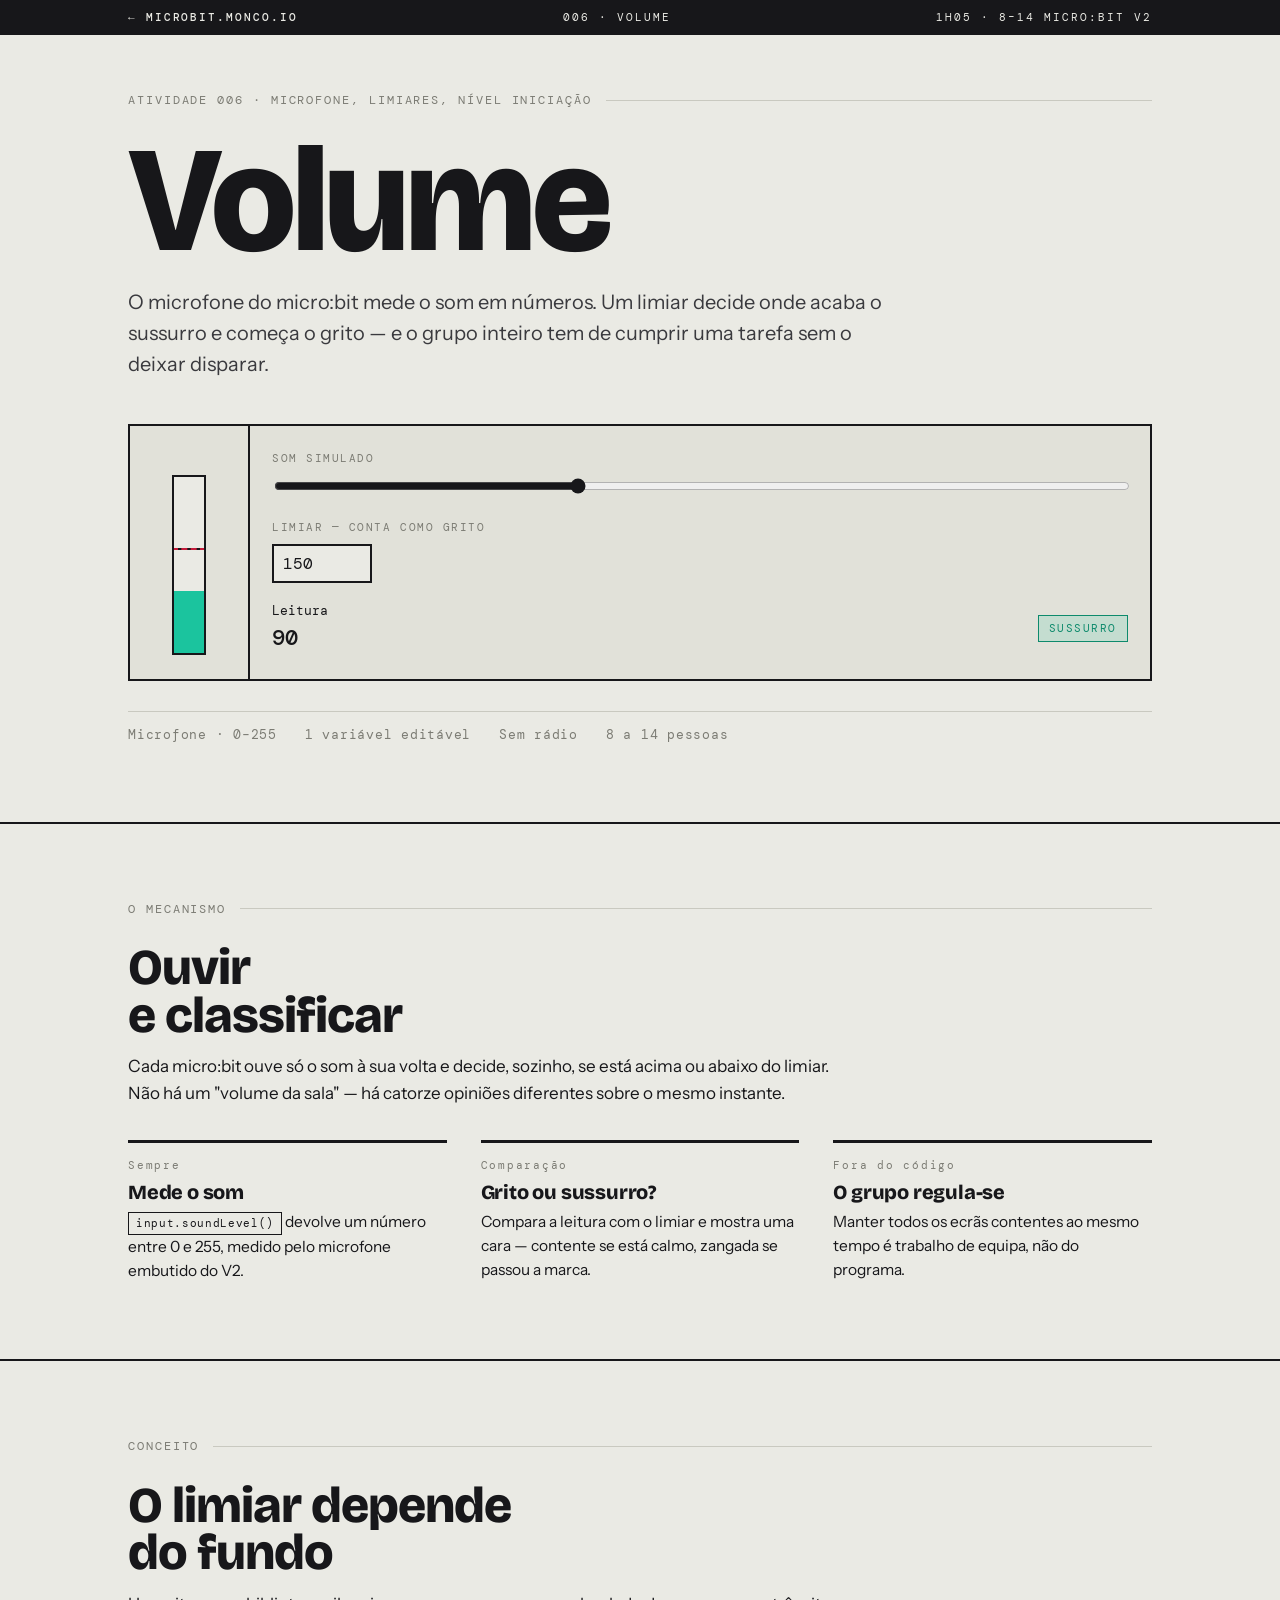
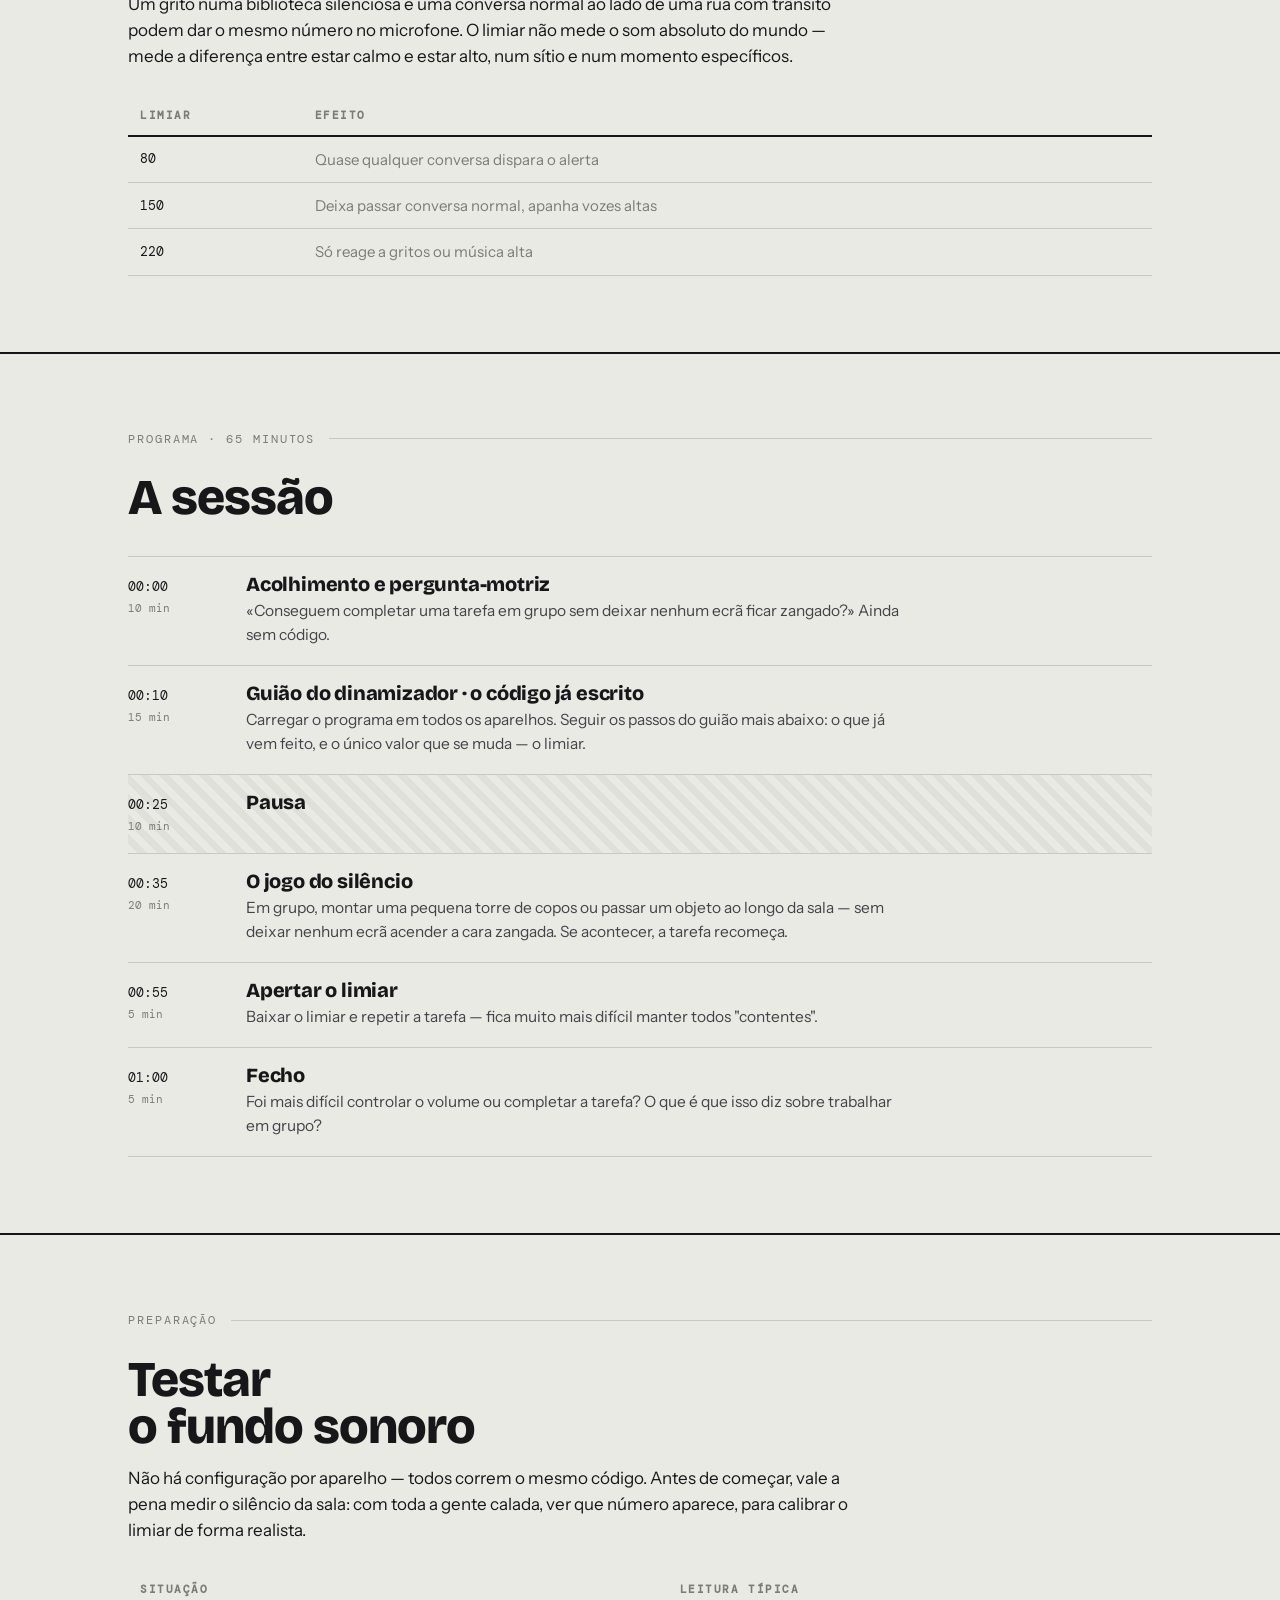
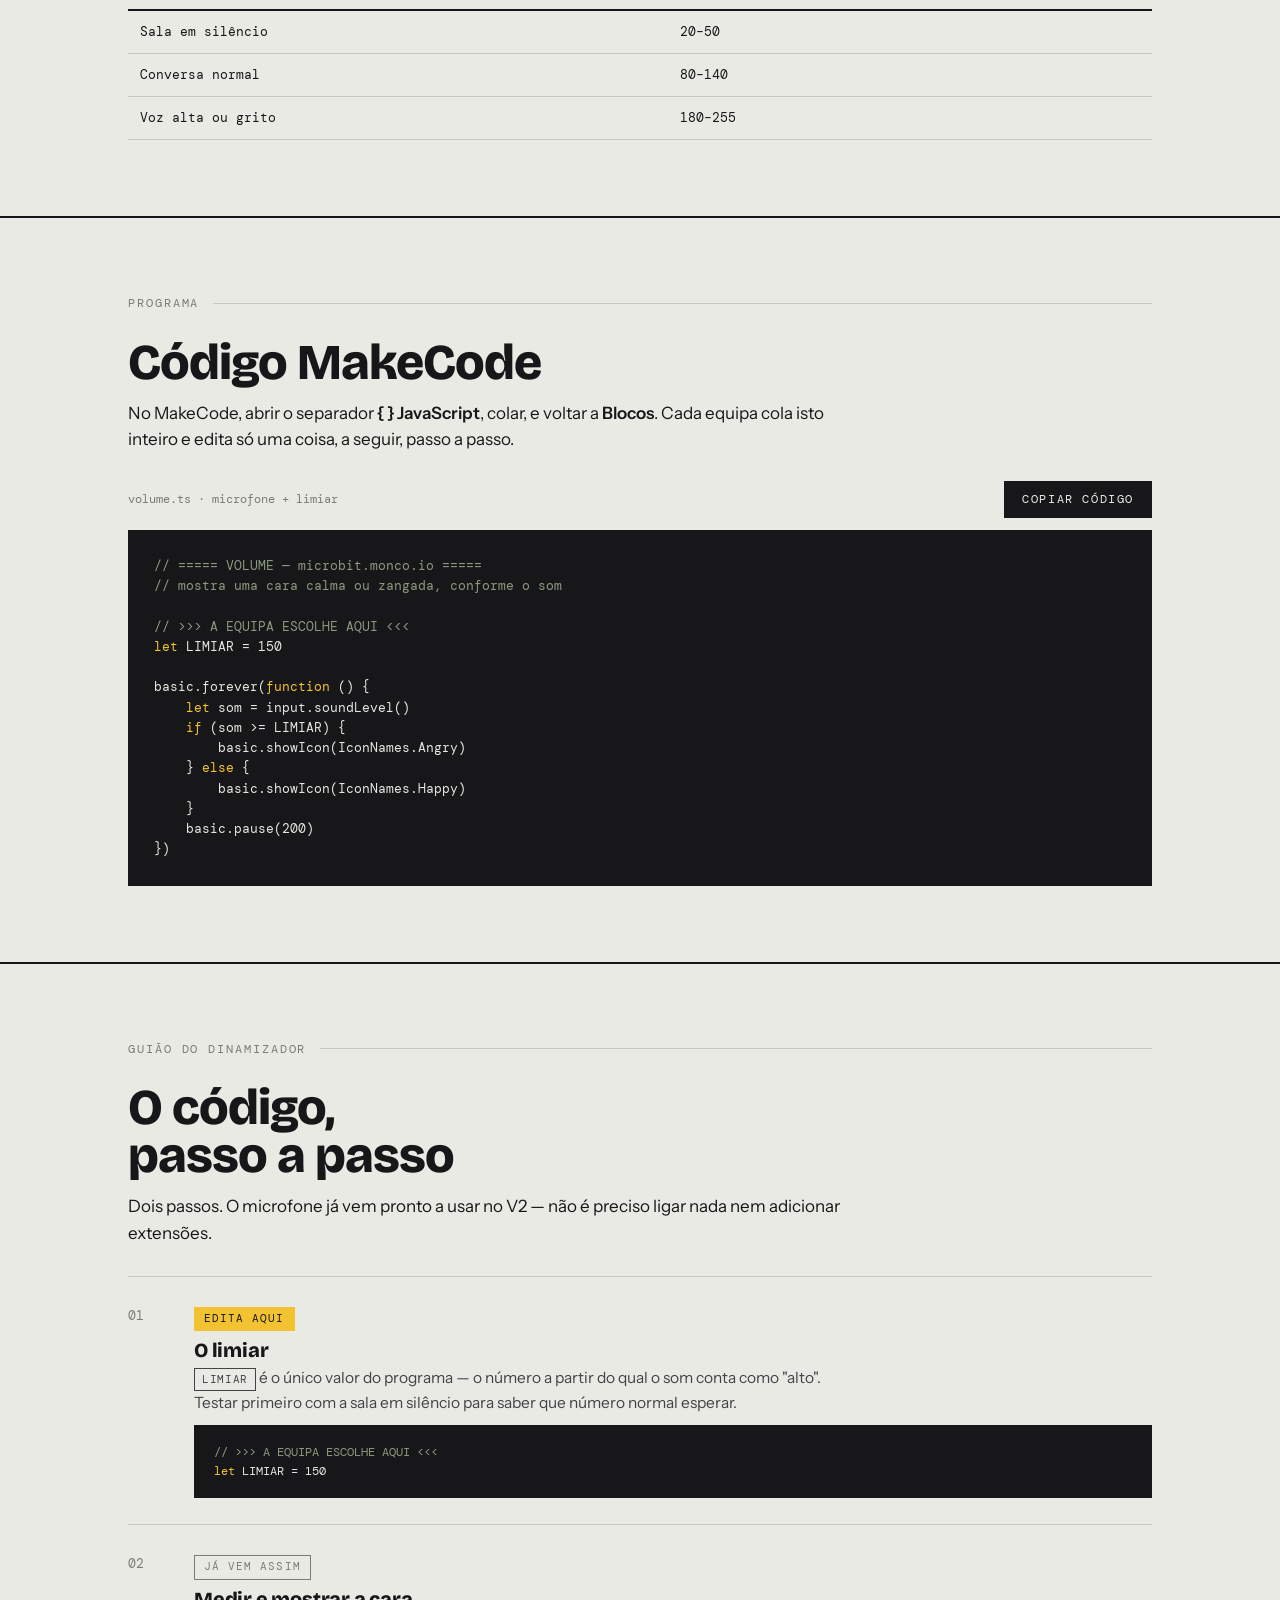
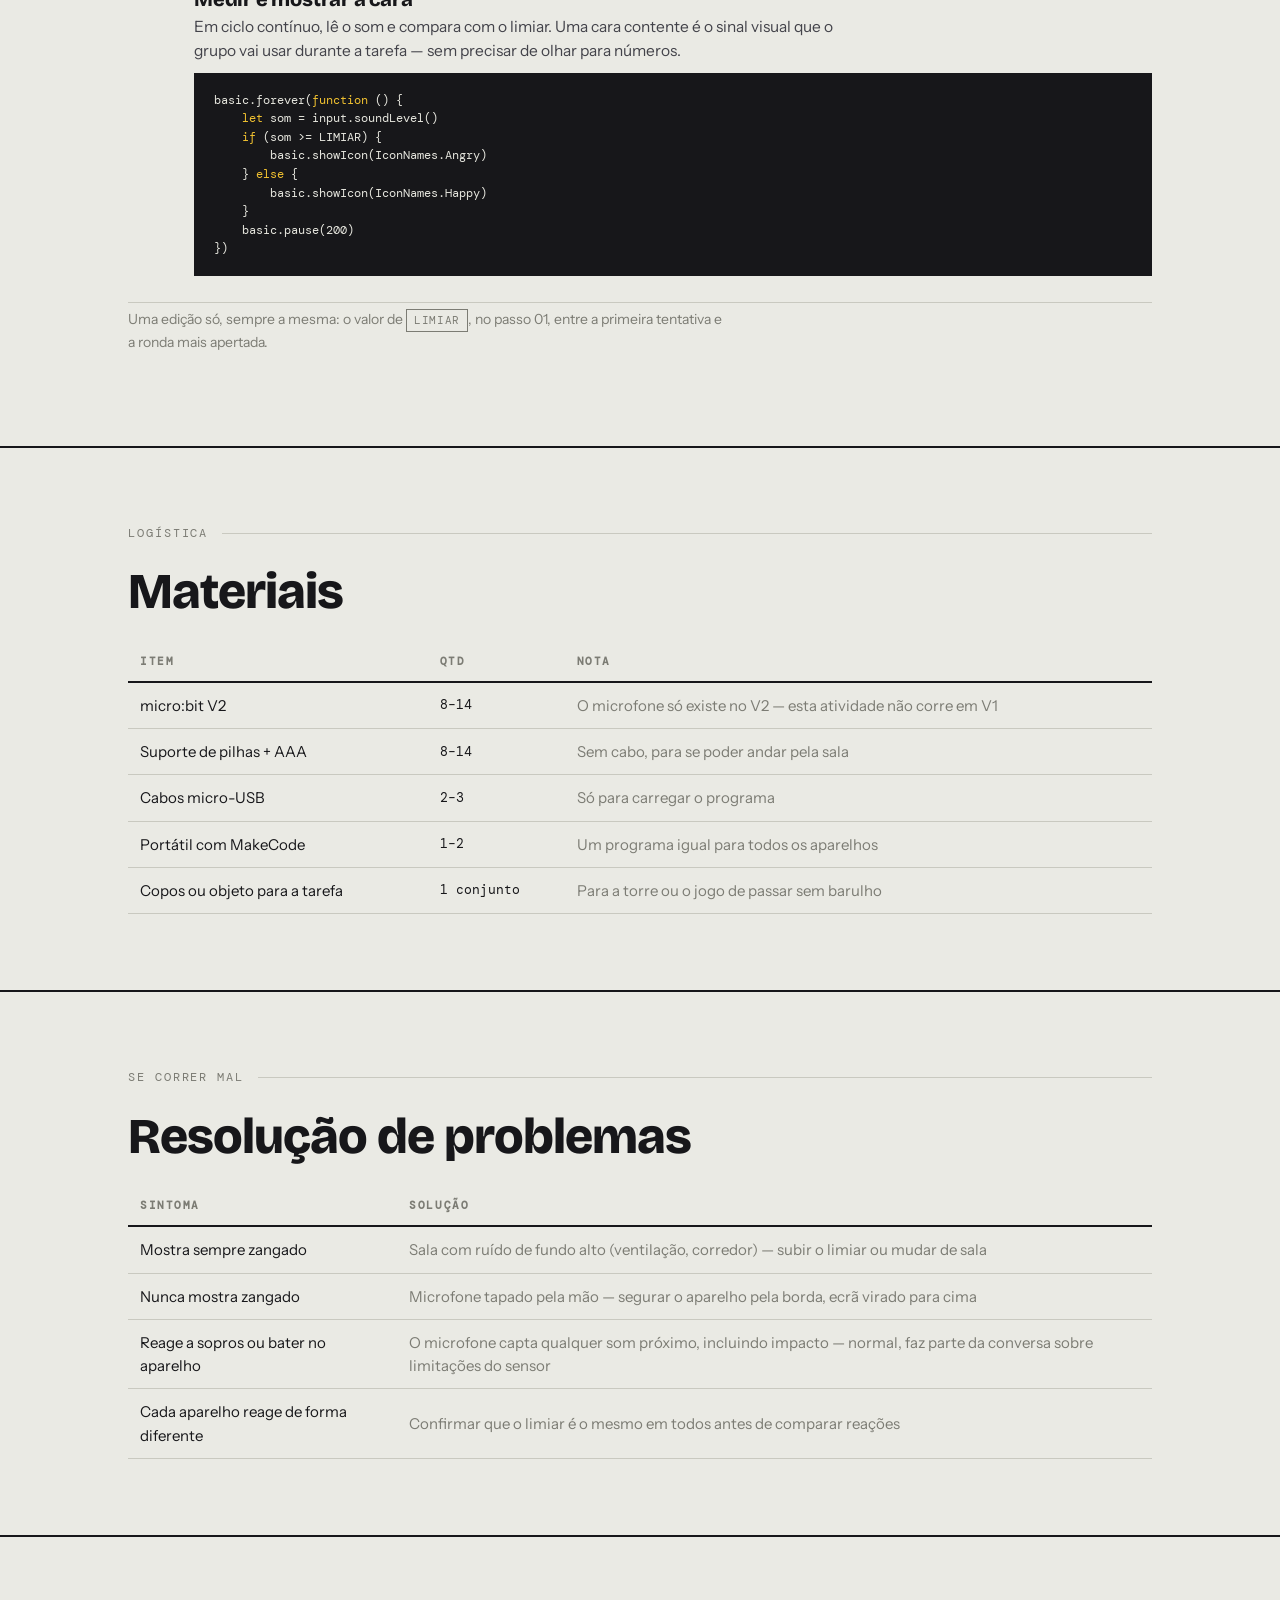
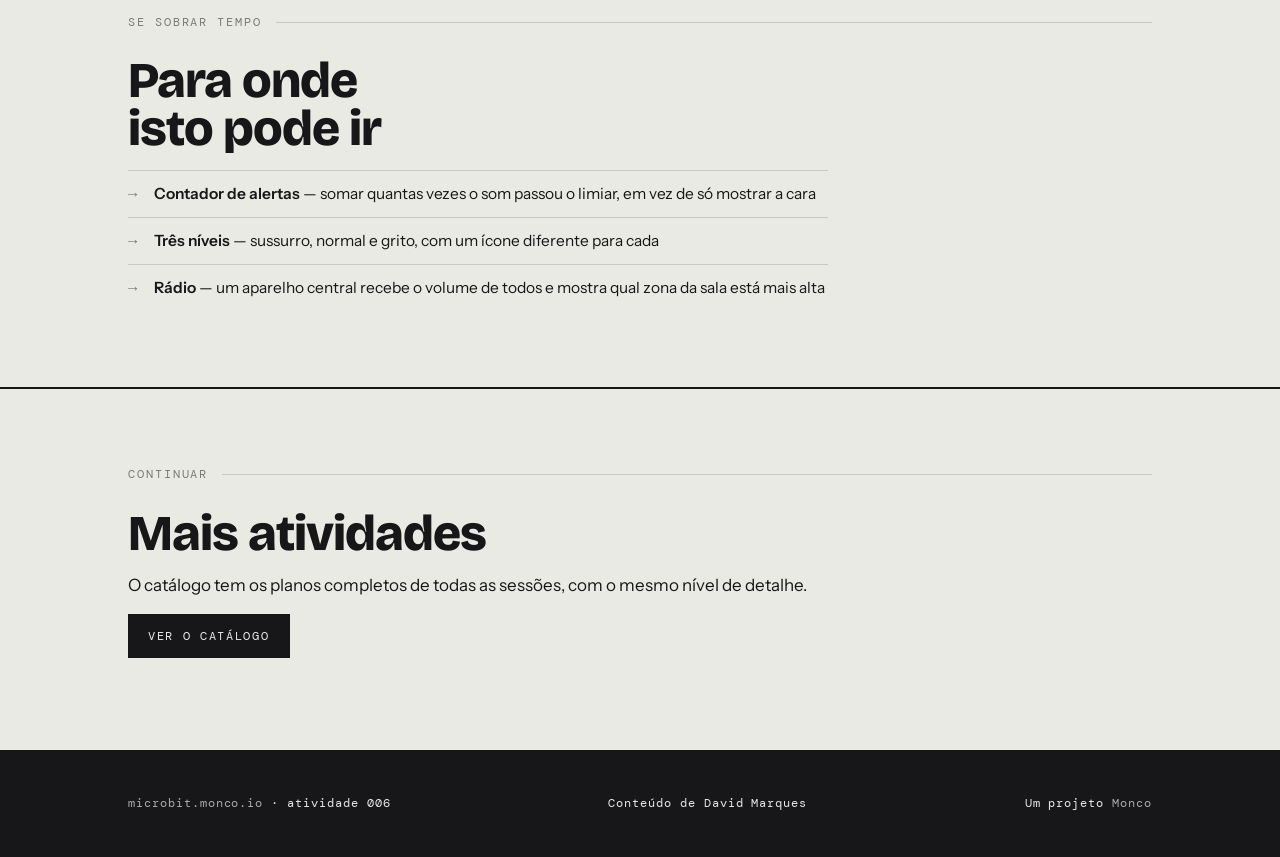
<file: atividades/volume.html>
<!DOCTYPE html>
<html lang="pt-PT">
<head>
<meta charset="utf-8">
<meta name="viewport" content="width=device-width, initial-scale=1">
<title>Volume — o jogo do silêncio · microbit.monco.io</title>
<meta name="description" content="Atividade de 1h05: o microfone decide o que conta como grito ou sussurro, e o grupo tenta cumprir uma tarefa a manter o som todo abaixo do limiar.">
<meta property="og:title" content="Volume — o jogo do silêncio">
<meta name="author" content="David Marques">
<meta property="og:description" content="Um microfone, um limiar, e um grupo a tentar não o ultrapassar.">
<link rel="preconnect" href="https://fonts.googleapis.com">
<link rel="preconnect" href="https://fonts.gstatic.com" crossorigin>
<link href="https://fonts.googleapis.com/css2?family=Bricolage+Grotesque:opsz,wdth,wght@12..96,75..100,400;12..96,75..100,700;12..96,75..100,800&family=Instrument+Sans:wght@400;500;600&family=DM+Mono:wght@400;500&display=swap" rel="stylesheet">
<link rel="stylesheet" href="../assets/base.css">
<style>
/* ===== Volume 006 — acentos e assinatura ===== */
body{--accent:#1BC49E;--accent-2:#C41B3A}

.hero{padding-top:56px}
.hero h1{font-size:clamp(56px,12vw,150px);font-weight:800;line-height:.86;margin-bottom:22px}
.hero-meta{display:flex;gap:28px;flex-wrap:wrap;font-family:var(--mono);font-size:12.5px;letter-spacing:.06em;color:var(--muted);border-top:1px solid var(--rule);padding-top:14px;margin-top:30px}

/* --- VU-metro (assinatura) --- */
.vu-shell{border:2px solid var(--ink);margin-top:44px;background:var(--paper-2);display:grid;grid-template-columns:120px 1fr}
.vu-meter{border-right:2px solid var(--ink);padding:24px;display:flex;align-items:flex-end;justify-content:center}
.vu-bar{width:34px;height:180px;border:2px solid var(--ink);background:var(--paper);position:relative;overflow:hidden}
.vu-fill{position:absolute;bottom:0;left:0;width:100%;background:var(--accent);transition:height .05s linear}
.vu-line{position:absolute;left:-2px;width:calc(100% + 4px);height:2px;background:var(--ink);border-top:2px dashed var(--accent-2)}
.vu-info{padding:24px 22px;display:flex;flex-direction:column;justify-content:center;gap:18px}
.vu-info label{font-family:var(--mono);font-size:11px;letter-spacing:.14em;text-transform:uppercase;color:var(--muted);display:block;margin-bottom:8px}
input[type=range]{width:100%;accent-color:var(--ink)}
input[type=number]{
  font-family:var(--mono);font-size:16px;width:100px;padding:7px 9px;
  border:2px solid var(--ink);background:var(--paper);color:var(--ink);
}
.vu-read{font-family:var(--mono);font-size:13px;display:flex;justify-content:space-between;gap:14px;flex-wrap:wrap;align-items:center}
.vu-read b{font-size:22px;font-weight:500;display:block}
.verdict{font-family:var(--mono);font-size:11px;letter-spacing:.14em;text-transform:uppercase;padding:4px 10px;border:1px solid currentColor;display:inline-block}
.verdict.baixo{color:#0d8a6c;background:rgba(27,196,158,.14)}
.verdict.alto{color:var(--accent-2);background:rgba(196,27,58,.1)}

@media (max-width:700px){
  .vu-shell{grid-template-columns:90px 1fr}
}
</style>
</head>
<body>

<div class="topbar"><div class="wrap">
  <a class="home" href="../">← microbit.monco.io</a>
  <span>006 · Volume</span>
  <span>1h05 · 8–14 micro:bit V2</span>
</div></div>

<!-- ============ 1 · ABERTURA ============ -->
<section class="first hero"><div class="wrap">
  <div class="eyebrow">Atividade 006 · Microfone, limiares, nível iniciação</div>
  <h1>Volume</h1>
  <p class="lede">O microfone do micro:bit mede o som em números. Um limiar decide onde acaba o sussurro e começa o grito — e o grupo inteiro tem de cumprir uma tarefa sem o deixar disparar.</p>

  <div class="vu-shell">
    <div class="vu-meter">
      <div class="vu-bar">
        <div class="vu-line" id="vuLine" style="bottom:59%"></div>
        <div class="vu-fill" id="vuFill" style="height:35%"></div>
      </div>
    </div>
    <div class="vu-info">
      <div>
        <label for="som">Som simulado</label>
        <input type="range" id="som" min="0" max="255" value="90">
      </div>
      <div>
        <label for="limiarV">Limiar — conta como grito</label>
        <input type="number" id="limiarV" min="0" max="255" value="150">
      </div>
      <div class="vu-read">
        <span>Leitura <b class="mono" id="somOut">90</b></span>
        <span class="verdict baixo" id="verdict">Sussurro</span>
      </div>
    </div>
  </div>

  <div class="hero-meta">
    <span>Microfone · 0–255</span>
    <span>1 variável editável</span>
    <span>Sem rádio</span>
    <span>8 a 14 pessoas</span>
  </div>
</div></section>

<!-- ============ 2 · O MECANISMO ============ -->
<section><div class="wrap">
  <div class="eyebrow">O mecanismo</div>
  <h2>Ouvir<br>e classificar</h2>
  <p>Cada micro:bit ouve só o som à sua volta e decide, sozinho, se está acima ou abaixo do limiar. Não há um "volume da sala" — há catorze opiniões diferentes sobre o mesmo instante.</p>
  <div class="cols">
    <div class="card"><span class="n">Sempre</span><h3>Mede o som</h3><p><span class="tag">input.soundLevel()</span> devolve um número entre 0 e 255, medido pelo microfone embutido do V2.</p></div>
    <div class="card"><span class="n">Comparação</span><h3>Grito ou sussurro?</h3><p>Compara a leitura com o limiar e mostra uma cara — contente se está calmo, zangada se passou a marca.</p></div>
    <div class="card"><span class="n">Fora do código</span><h3>O grupo regula-se</h3><p>Manter todos os ecrãs contentes ao mesmo tempo é trabalho de equipa, não do programa.</p></div>
  </div>
</div></section>

<!-- ============ 3 · CONCEITO CENTRAL ============ -->
<section><div class="wrap">
  <div class="eyebrow">Conceito</div>
  <h2>O limiar depende<br>do fundo</h2>
  <p>Um grito numa biblioteca silenciosa e uma conversa normal ao lado de uma rua com trânsito podem dar o mesmo número no microfone. O limiar não mede o som absoluto do mundo — mede a diferença entre estar calmo e estar alto, num sítio e num momento específicos.</p>
  <table>
    <thead><tr><th>Limiar</th><th>Efeito</th></tr></thead>
    <tbody>
      <tr><td class="t">80</td><td class="dim">Quase qualquer conversa dispara o alerta</td></tr>
      <tr><td class="t">150</td><td class="dim">Deixa passar conversa normal, apanha vozes altas</td></tr>
      <tr><td class="t">220</td><td class="dim">Só reage a gritos ou música alta</td></tr>
    </tbody>
  </table>
</div></section>

<!-- ============ 4 · SESSÃO ============ -->
<section><div class="wrap">
  <div class="eyebrow">Programa · 65 minutos</div>
  <h2>A sessão</h2>
  <div class="tl">
    <div class="tl-row"><div class="t">00:00<small>10 min</small></div><div><h3>Acolhimento e pergunta-motriz</h3><p>«Conseguem completar uma tarefa em grupo sem deixar nenhum ecrã ficar zangado?» Ainda sem código.</p></div></div>
    <div class="tl-row"><div class="t">00:10<small>15 min</small></div><div><h3>Guião do dinamizador · o código já escrito</h3><p>Carregar o programa em todos os aparelhos. Seguir os passos do guião mais abaixo: o que já vem feito, e o único valor que se muda — o limiar.</p></div></div>
    <div class="tl-row pause"><div class="t">00:25<small>10 min</small></div><div><h3>Pausa</h3><p></p></div></div>
    <div class="tl-row"><div class="t">00:35<small>20 min</small></div><div><h3>O jogo do silêncio</h3><p>Em grupo, montar uma pequena torre de copos ou passar um objeto ao longo da sala — sem deixar nenhum ecrã acender a cara zangada. Se acontecer, a tarefa recomeça.</p></div></div>
    <div class="tl-row"><div class="t">00:55<small>5 min</small></div><div><h3>Apertar o limiar</h3><p>Baixar o limiar e repetir a tarefa — fica muito mais difícil manter todos "contentes".</p></div></div>
    <div class="tl-row"><div class="t">01:00<small>5 min</small></div><div><h3>Fecho</h3><p>Foi mais difícil controlar o volume ou completar a tarefa? O que é que isso diz sobre trabalhar em grupo?</p></div></div>
  </div>
</div></section>

<!-- ============ 5 · PREPARAÇÃO ============ -->
<section><div class="wrap">
  <div class="eyebrow">Preparação</div>
  <h2>Testar<br>o fundo sonoro</h2>
  <p>Não há configuração por aparelho — todos correm o mesmo código. Antes de começar, vale a pena medir o silêncio da sala: com toda a gente calada, ver que número aparece, para calibrar o limiar de forma realista.</p>
  <table>
    <thead><tr><th>Situação</th><th>Leitura típica</th></tr></thead>
    <tbody>
      <tr><td class="t">Sala em silêncio</td><td class="t">20–50</td></tr>
      <tr><td class="t">Conversa normal</td><td class="t">80–140</td></tr>
      <tr><td class="t">Voz alta ou grito</td><td class="t">180–255</td></tr>
    </tbody>
  </table>
</div></section>

<!-- ============ 6 · CÓDIGO ============ -->
<section><div class="wrap">
  <div class="eyebrow">Programa</div>
  <h2>Código MakeCode</h2>
  <p>No MakeCode, abrir o separador <strong>{ } JavaScript</strong>, colar, e voltar a <strong>Blocos</strong>. Cada equipa cola isto inteiro e edita só uma coisa, a seguir, passo a passo.</p>
  <div class="codebar">
    <span class="dim" style="font-family:var(--mono);font-size:12px">volume.ts · microfone + limiar</span>
    <button class="copy" id="copyBtn">Copiar código</button>
  </div>
  <pre id="code"><span class="c">// ===== VOLUME — microbit.monco.io =====</span>
<span class="c">// mostra uma cara calma ou zangada, conforme o som</span>

<span class="c">// &gt;&gt;&gt; A EQUIPA ESCOLHE AQUI &lt;&lt;&lt;</span>
<span class="k">let</span> LIMIAR = 150

basic.forever(<span class="k">function</span> () {
    <span class="k">let</span> som = input.soundLevel()
    <span class="k">if</span> (som &gt;= LIMIAR) {
        basic.showIcon(IconNames.Angry)
    } <span class="k">else</span> {
        basic.showIcon(IconNames.Happy)
    }
    basic.pause(200)
})</pre>
</div></section>

<!-- ============ 7 · GUIÃO DO DINAMIZADOR ============ -->
<section><div class="wrap">
  <div class="eyebrow">Guião do dinamizador</div>
  <h2>O código,<br>passo a passo</h2>
  <p>Dois passos. O microfone já vem pronto a usar no V2 — não é preciso ligar nada nem adicionar extensões.</p>

  <div class="script">
    <div class="step">
      <div class="step-n">01</div>
      <div>
        <span class="badge edit">Edita aqui</span>
        <h3>O limiar</h3>
        <p><span class="tag">LIMIAR</span> é o único valor do programa — o número a partir do qual o som conta como "alto". Testar primeiro com a sala em silêncio para saber que número normal esperar.</p>
        <pre class="mini"><span class="c">// &gt;&gt;&gt; A EQUIPA ESCOLHE AQUI &lt;&lt;&lt;</span>
<span class="k">let</span> LIMIAR = 150</pre>
      </div>
    </div>
    <div class="step">
      <div class="step-n">02</div>
      <div>
        <span class="badge fixed">Já vem assim</span>
        <h3>Medir e mostrar a cara</h3>
        <p>Em ciclo contínuo, lê o som e compara com o limiar. Uma cara contente é o sinal visual que o grupo vai usar durante a tarefa — sem precisar de olhar para números.</p>
        <pre class="mini">basic.forever(<span class="k">function</span> () {
    <span class="k">let</span> som = input.soundLevel()
    <span class="k">if</span> (som &gt;= LIMIAR) {
        basic.showIcon(IconNames.Angry)
    } <span class="k">else</span> {
        basic.showIcon(IconNames.Happy)
    }
    basic.pause(200)
})</pre>
      </div>
    </div>
  </div>

  <p class="dim" style="font-size:14px;margin-top:6px">Uma edição só, sempre a mesma: o valor de <span class="tag">LIMIAR</span>, no passo 01, entre a primeira tentativa e a ronda mais apertada.</p>
</div></section>

<!-- ============ 8 · MATERIAIS ============ -->
<section><div class="wrap">
  <div class="eyebrow">Logística</div>
  <h2>Materiais</h2>
  <table>
    <thead><tr><th>Item</th><th>Qtd</th><th>Nota</th></tr></thead>
    <tbody>
      <tr><td>micro:bit V2</td><td class="t">8–14</td><td class="dim">O microfone só existe no V2 — esta atividade não corre em V1</td></tr>
      <tr><td>Suporte de pilhas + AAA</td><td class="t">8–14</td><td class="dim">Sem cabo, para se poder andar pela sala</td></tr>
      <tr><td>Cabos micro-USB</td><td class="t">2–3</td><td class="dim">Só para carregar o programa</td></tr>
      <tr><td>Portátil com MakeCode</td><td class="t">1–2</td><td class="dim">Um programa igual para todos os aparelhos</td></tr>
      <tr><td>Copos ou objeto para a tarefa</td><td class="t">1 conjunto</td><td class="dim">Para a torre ou o jogo de passar sem barulho</td></tr>
    </tbody>
  </table>
</div></section>

<!-- ============ 9 · SE CORRER MAL ============ -->
<section><div class="wrap">
  <div class="eyebrow">Se correr mal</div>
  <h2>Resolução de problemas</h2>
  <table>
    <thead><tr><th>Sintoma</th><th>Solução</th></tr></thead>
    <tbody>
      <tr><td>Mostra sempre zangado</td><td class="dim">Sala com ruído de fundo alto (ventilação, corredor) — subir o limiar ou mudar de sala</td></tr>
      <tr><td>Nunca mostra zangado</td><td class="dim">Microfone tapado pela mão — segurar o aparelho pela borda, ecrã virado para cima</td></tr>
      <tr><td>Reage a sopros ou bater no aparelho</td><td class="dim">O microfone capta qualquer som próximo, incluindo impacto — normal, faz parte da conversa sobre limitações do sensor</td></tr>
      <tr><td>Cada aparelho reage de forma diferente</td><td class="dim">Confirmar que o limiar é o mesmo em todos antes de comparar reações</td></tr>
    </tbody>
  </table>
</div></section>

<!-- ============ 10 · EXTENSÕES ============ -->
<section><div class="wrap">
  <div class="eyebrow">Se sobrar tempo</div>
  <h2>Para onde<br>isto pode ir</h2>
  <ul class="clean">
    <li><strong>Contador de alertas</strong> — somar quantas vezes o som passou o limiar, em vez de só mostrar a cara</li>
    <li><strong>Três níveis</strong> — sussurro, normal e grito, com um ícone diferente para cada</li>
    <li><strong>Rádio</strong> — um aparelho central recebe o volume de todos e mostra qual zona da sala está mais alta</li>
  </ul>
</div></section>

<section><div class="wrap">
  <div class="eyebrow">Continuar</div>
  <h2>Mais atividades</h2>
  <p>O catálogo tem os planos completos de todas as sessões, com o mesmo nível de detalhe.</p>
  <p><a class="btn" href="../">Ver o catálogo</a></p>
</div></section>

<footer><div class="wrap">
  <span><a href="../">microbit.monco.io</a> · atividade 006</span>
  <span>Conteúdo de David Marques</span>
  <span>Um projeto <a href="https://monco.io">Monco</a></span>
</div></footer>

<script>
/* ---------- VU-metro ---------- */
const som = document.getElementById("som");
const limiarV = document.getElementById("limiarV");
const fill = document.getElementById("vuFill");
const line = document.getElementById("vuLine");
const somOut = document.getElementById("somOut");
const verdict = document.getElementById("verdict");

function atualizar(){
  const v = +som.value;
  const t = +limiarV.value;
  fill.style.height = (v/255*100) + "%";
  line.style.bottom = (t/255*100) + "%";
  somOut.textContent = v;
  const alto = v >= t;
  fill.style.background = alto ? "var(--accent-2)" : "var(--accent)";
  verdict.textContent = alto ? "Grito" : "Sussurro";
  verdict.className = "verdict " + (alto ? "alto" : "baixo");
}
som.addEventListener("input", atualizar);
limiarV.addEventListener("input", atualizar);
atualizar();

/* ---------- copiar ---------- */
document.getElementById("copyBtn").addEventListener("click", async e=>{
  const txt = document.getElementById("code").innerText;
  try{
    await navigator.clipboard.writeText(txt);
    e.target.textContent = "Copiado";
  }catch(err){
    const ta = document.createElement("textarea");
    ta.value = txt; document.body.appendChild(ta); ta.select();
    document.execCommand("copy"); ta.remove();
    e.target.textContent = "Copiado";
  }
  setTimeout(()=>{ e.target.textContent = "Copiar código"; }, 1800);
});
</script>
</body>
</html>
</file>
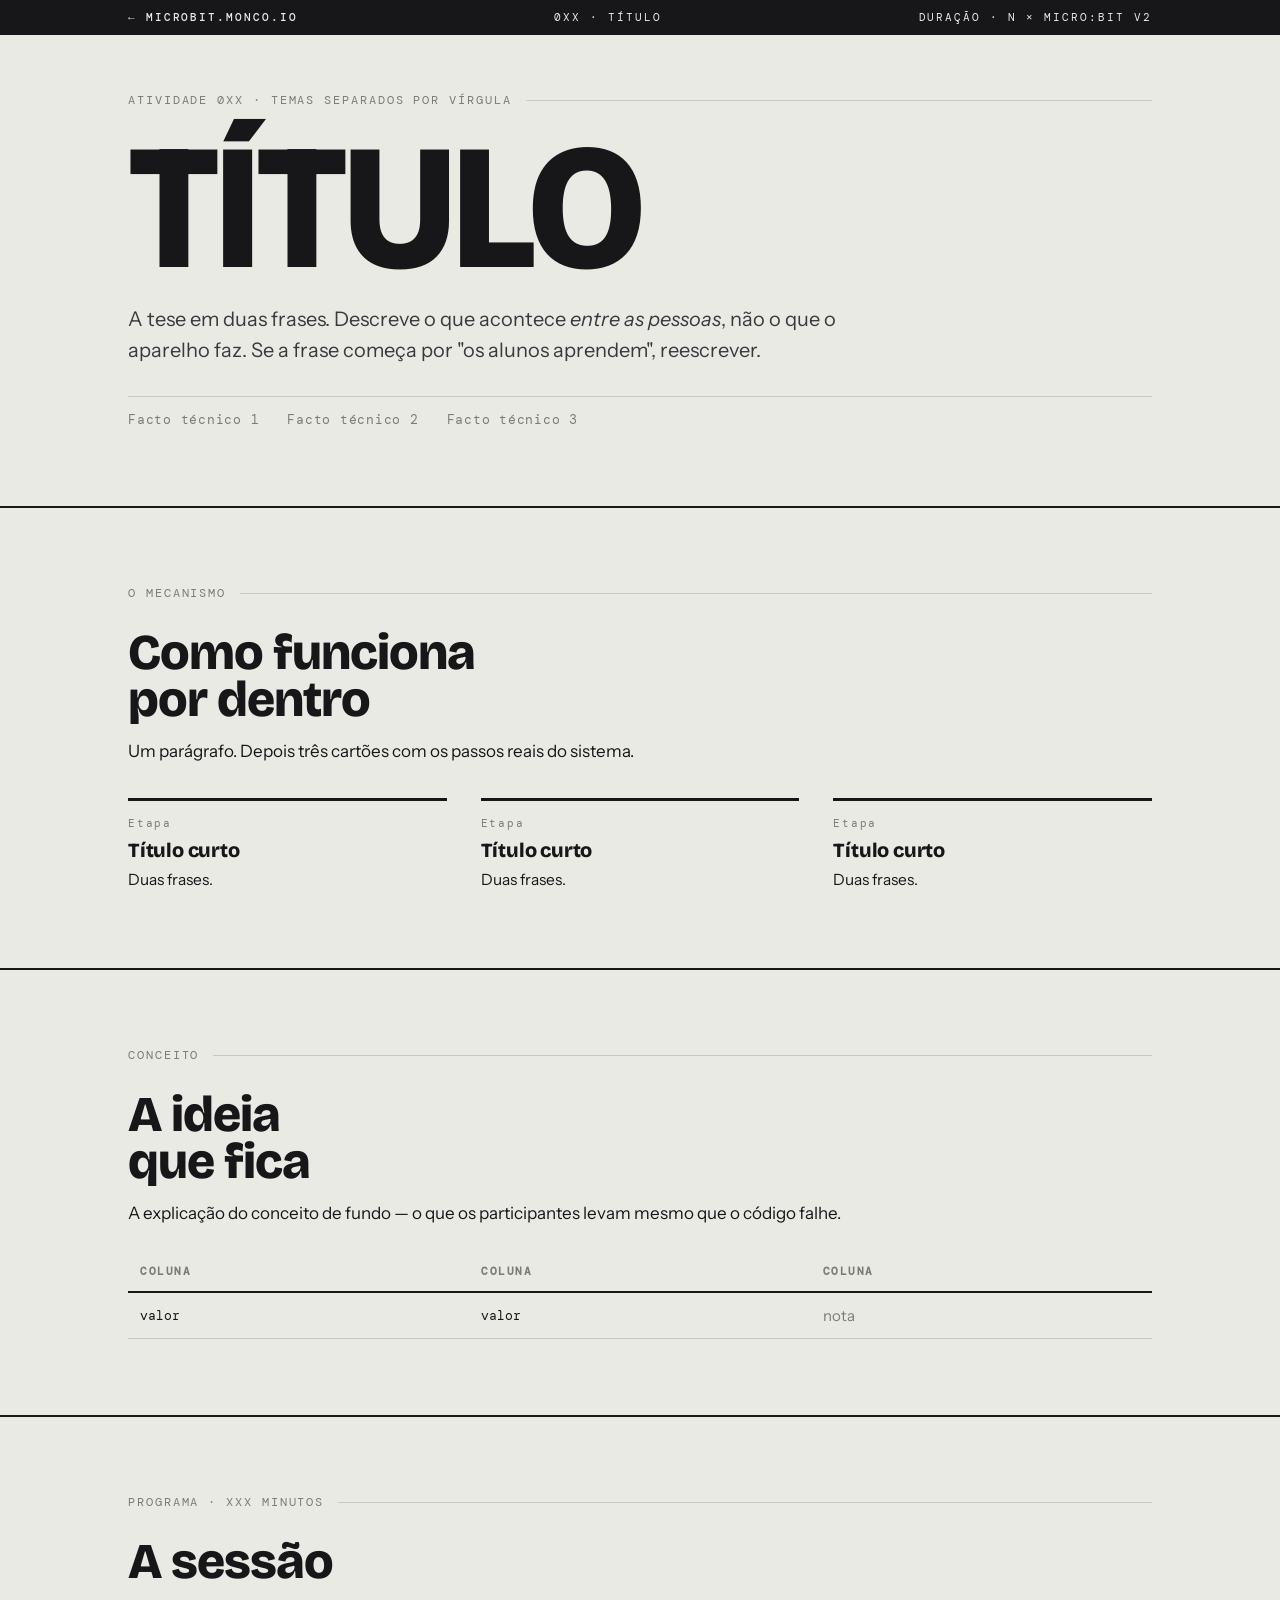
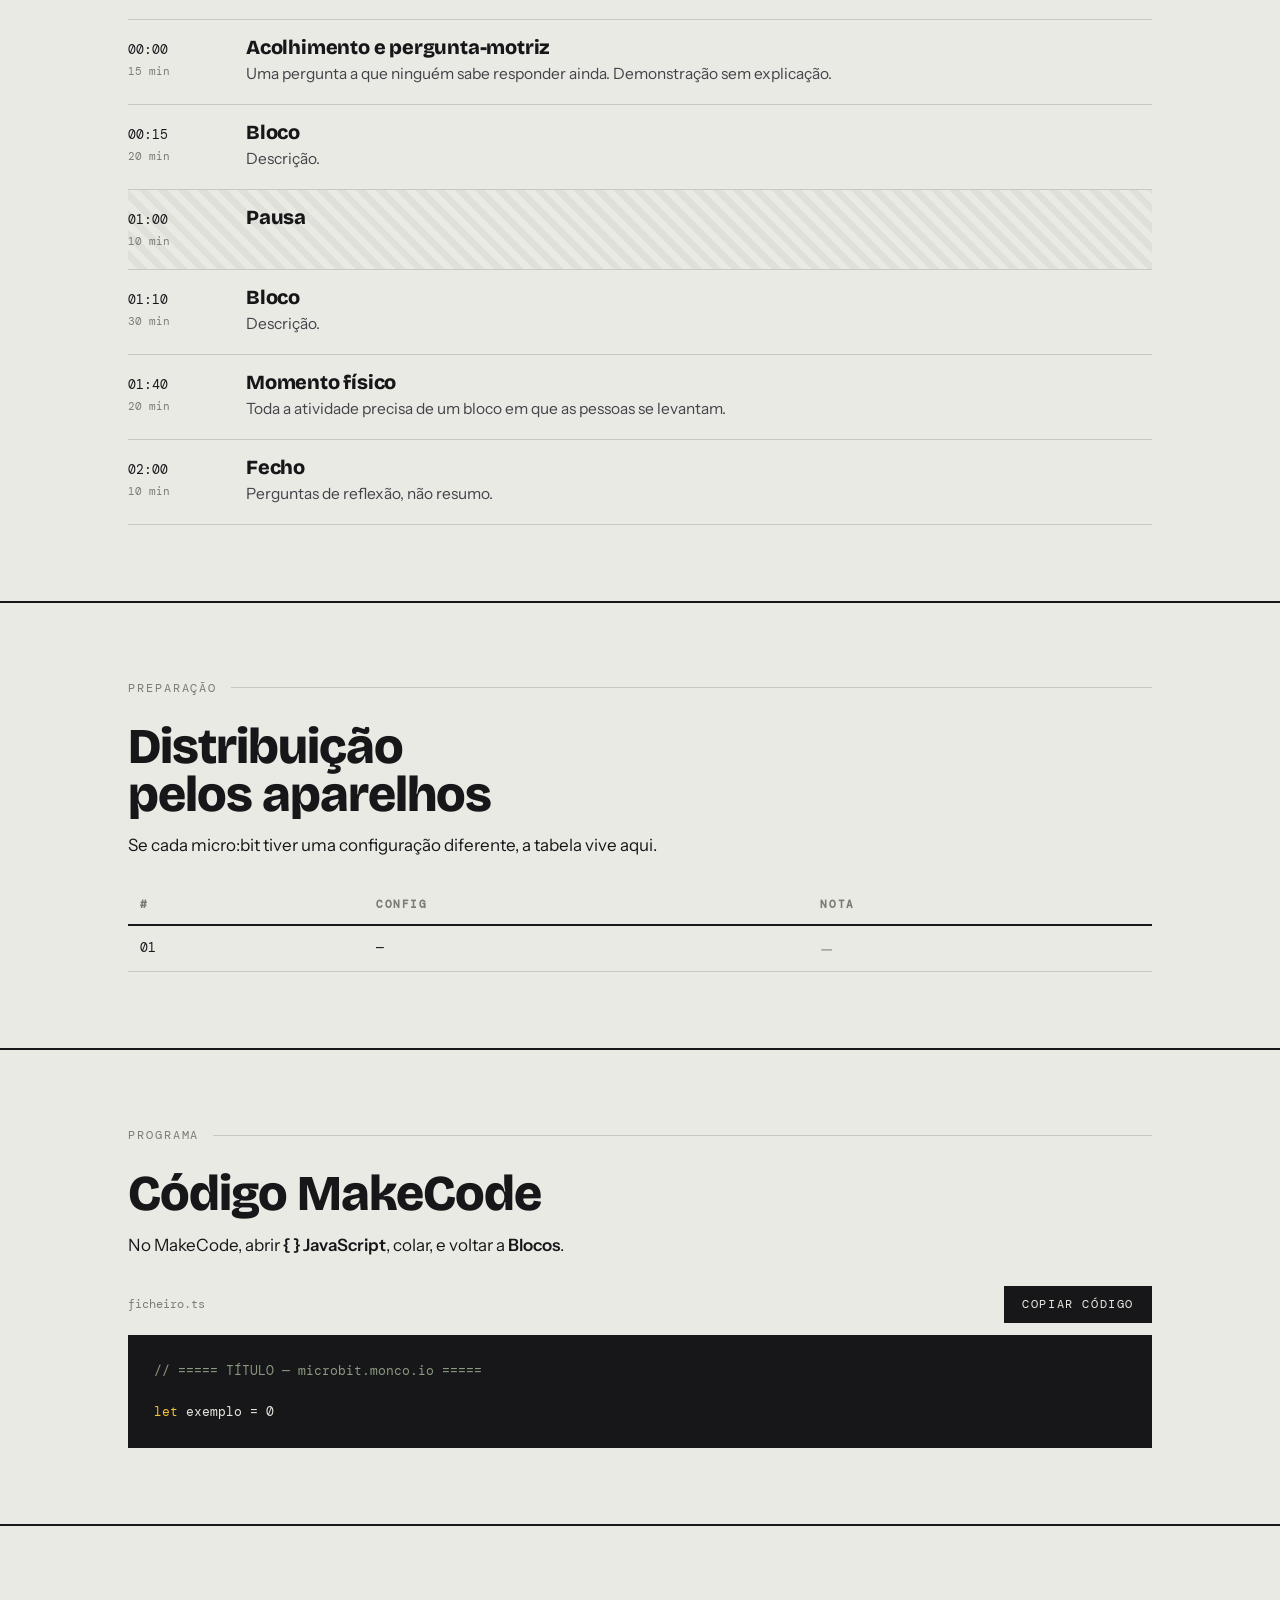
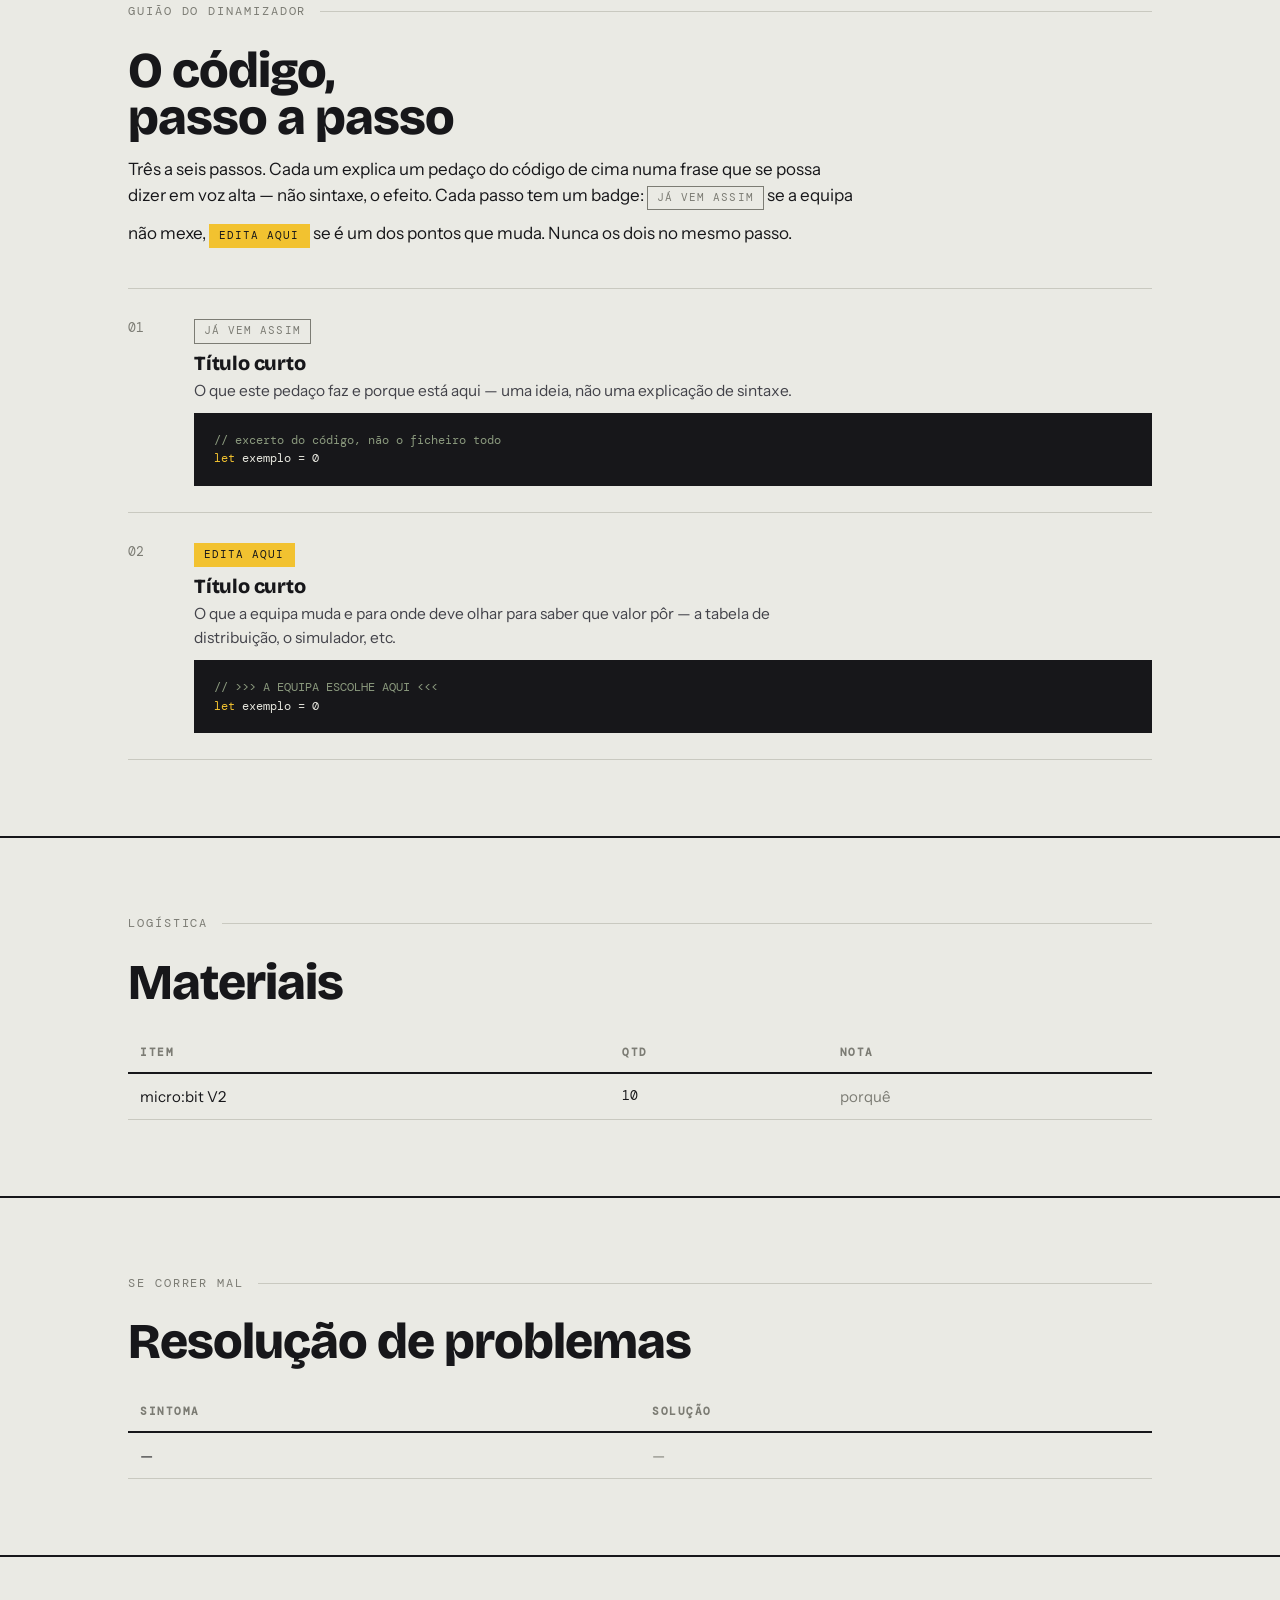
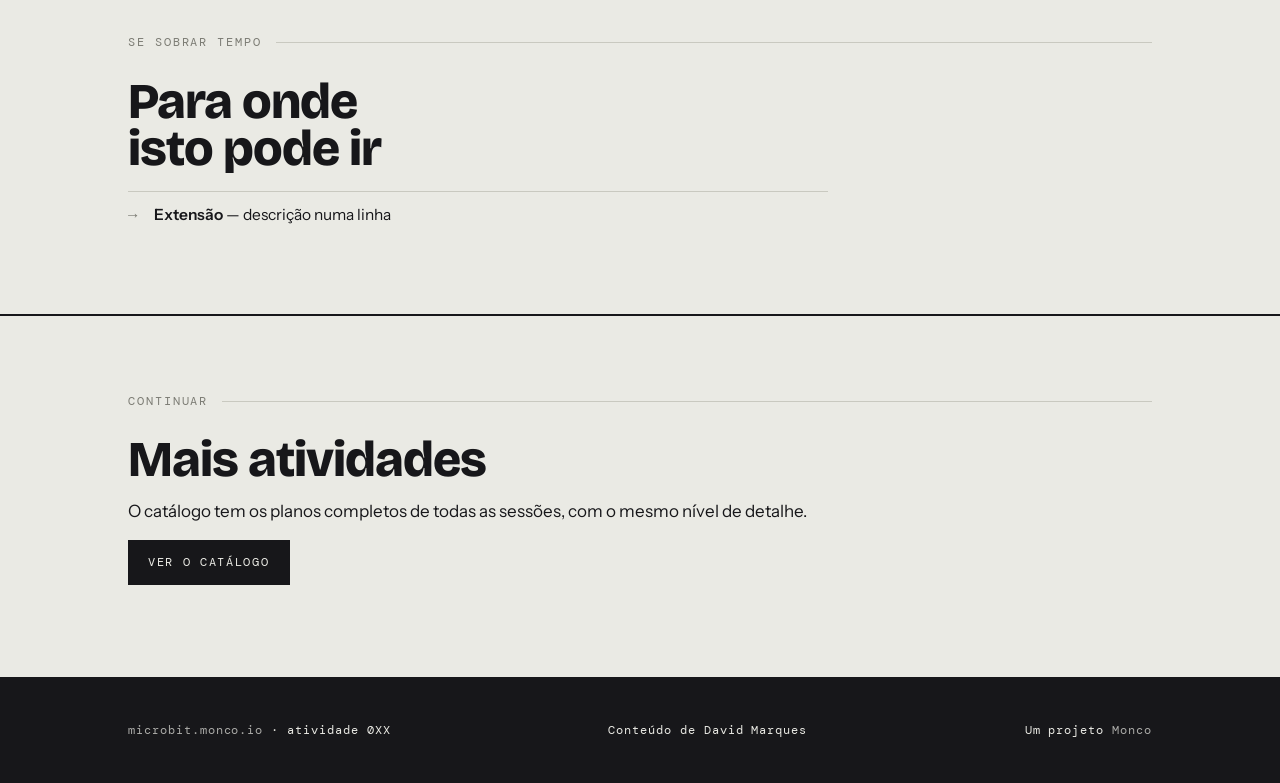
<file: modelo/_modelo-atividade.html>
<!DOCTYPE html>
<html lang="pt-PT">
<head>
<meta charset="utf-8">
<meta name="viewport" content="width=device-width, initial-scale=1">

<!-- ===== 1. PREENCHER ===================================================== -->
<title>TÍTULO — subtítulo · microbit.monco.io</title>
<meta name="description" content="Uma frase que diga o que acontece na sala.">
<meta property="og:title" content="TÍTULO — subtítulo">
<meta name="author" content="David Marques">
<meta property="og:description" content="Uma frase que diga o que acontece na sala.">
<!-- ======================================================================== -->

<link rel="preconnect" href="https://fonts.googleapis.com">
<link rel="preconnect" href="https://fonts.gstatic.com" crossorigin>
<link href="https://fonts.googleapis.com/css2?family=Bricolage+Grotesque:opsz,wdth,wght@12..96,75..100,400;12..96,75..100,700;12..96,75..100,800&family=Instrument+Sans:wght@400;500;600&family=DM+Mono:wght@400;500&display=swap" rel="stylesheet">
<link rel="stylesheet" href="../assets/base.css">

<style>
/* ===== 2. ACENTOS DESTA ATIVIDADE ====================================== */
body{--accent:#1B39C4;--accent-2:#E8442A}

.hero{padding-top:56px}
.hero h1{font-size:clamp(64px,15vw,178px);font-weight:800;line-height:.82;margin-bottom:22px}
.hero-meta{display:flex;gap:28px;flex-wrap:wrap;font-family:var(--mono);font-size:12.5px;letter-spacing:.06em;color:var(--muted);border-top:1px solid var(--rule);padding-top:14px;margin-top:30px}

/* ===== 3. COMPONENTE-ASSINATURA ======================================== */
/* O simulador/instrumento próprio desta atividade vive aqui.
   Tudo o resto (secções, tabelas, cronograma, blocos de código, rodapé)
   já vem de ../assets/base.css — não repetir. */
</style>
</head>
<body>

<div class="topbar"><div class="wrap">
  <a class="home" href="../">← microbit.monco.io</a>
  <span>0XX · TÍTULO</span>
  <span>DURAÇÃO · N × micro:bit V2</span>
</div></div>


<!-- ============ 1 · ABERTURA ============ -->
<section class="first hero"><div class="wrap">
  <div class="eyebrow">Atividade 0XX · temas separados por vírgula</div>
  <h1>TÍTULO</h1>
  <p class="lede">A tese em duas frases. Descreve o que acontece <em>entre as pessoas</em>, não o que o aparelho faz. Se a frase começa por "os alunos aprendem", reescrever.</p>

  <!-- COMPONENTE-ASSINATURA: o simulador jogável vai aqui -->

  <div class="hero-meta">
    <span>Facto técnico 1</span>
    <span>Facto técnico 2</span>
    <span>Facto técnico 3</span>
  </div>
</div></section>


<!-- ============ 2 · O MECANISMO ============ -->
<section><div class="wrap">
  <div class="eyebrow">O mecanismo</div>
  <h2>Como funciona<br>por dentro</h2>
  <p>Um parágrafo. Depois três cartões com os passos reais do sistema.</p>
  <div class="cols">
    <div class="card"><span class="n">Etapa</span><h3>Título curto</h3><p>Duas frases.</p></div>
    <div class="card"><span class="n">Etapa</span><h3>Título curto</h3><p>Duas frases.</p></div>
    <div class="card"><span class="n">Etapa</span><h3>Título curto</h3><p>Duas frases.</p></div>
  </div>
</div></section>


<!-- ============ 3 · CONCEITO CENTRAL ============ -->
<section><div class="wrap">
  <div class="eyebrow">Conceito</div>
  <h2>A ideia<br>que fica</h2>
  <p>A explicação do conceito de fundo — o que os participantes levam mesmo que o código falhe.</p>
  <table>
    <thead><tr><th>Coluna</th><th>Coluna</th><th>Coluna</th></tr></thead>
    <tbody>
      <tr><td class="t">valor</td><td class="t">valor</td><td class="dim">nota</td></tr>
    </tbody>
  </table>
</div></section>


<!-- ============ 4 · SESSÃO ============ -->
<section><div class="wrap">
  <div class="eyebrow">Programa · XXX minutos</div>
  <h2>A sessão</h2>
  <div class="tl">
    <div class="tl-row"><div class="t">00:00<small>15 min</small></div><div><h3>Acolhimento e pergunta-motriz</h3><p>Uma pergunta a que ninguém sabe responder ainda. Demonstração sem explicação.</p></div></div>
    <div class="tl-row"><div class="t">00:15<small>20 min</small></div><div><h3>Bloco</h3><p>Descrição.</p></div></div>
    <div class="tl-row pause"><div class="t">01:00<small>10 min</small></div><div><h3>Pausa</h3><p></p></div></div>
    <div class="tl-row"><div class="t">01:10<small>30 min</small></div><div><h3>Bloco</h3><p>Descrição.</p></div></div>
    <div class="tl-row"><div class="t">01:40<small>20 min</small></div><div><h3>Momento físico</h3><p>Toda a atividade precisa de um bloco em que as pessoas se levantam.</p></div></div>
    <div class="tl-row"><div class="t">02:00<small>10 min</small></div><div><h3>Fecho</h3><p>Perguntas de reflexão, não resumo.</p></div></div>
  </div>
</div></section>


<!-- ============ 5 · PREPARAÇÃO ============ -->
<section><div class="wrap">
  <div class="eyebrow">Preparação</div>
  <h2>Distribuição<br>pelos aparelhos</h2>
  <p>Se cada micro:bit tiver uma configuração diferente, a tabela vive aqui.</p>
  <table>
    <thead><tr><th>#</th><th>Config</th><th>Nota</th></tr></thead>
    <tbody><tr><td class="t">01</td><td class="t">—</td><td class="dim">—</td></tr></tbody>
  </table>
</div></section>


<!-- ============ 6 · CÓDIGO ============ -->
<section><div class="wrap">
  <div class="eyebrow">Programa</div>
  <h2>Código MakeCode</h2>
  <p>No MakeCode, abrir <strong>{ } JavaScript</strong>, colar, e voltar a <strong>Blocos</strong>.</p>
  <div class="codebar">
    <span class="dim mono" style="font-size:12px">ficheiro.ts</span>
    <button class="copy" id="copyBtn">Copiar código</button>
  </div>
  <pre id="code"><span class="c">// ===== TÍTULO — microbit.monco.io =====</span>

<span class="k">let</span> exemplo = 0
</pre>
</div></section>


<!-- ============ 7 · GUIÃO DO DINAMIZADOR ============ -->
<section><div class="wrap">
  <div class="eyebrow">Guião do dinamizador</div>
  <h2>O código,<br>passo a passo</h2>
  <p>Três a seis passos. Cada um explica um pedaço do código de cima numa frase que se possa dizer em voz alta — não sintaxe, o efeito. Cada passo tem um badge: <span class="badge fixed">já vem assim</span> se a equipa não mexe, <span class="badge edit">edita aqui</span> se é um dos pontos que muda. Nunca os dois no mesmo passo.</p>
  <div class="script">
    <div class="step">
      <div class="step-n">01</div>
      <div>
        <span class="badge fixed">Já vem assim</span>
        <h3>Título curto</h3>
        <p>O que este pedaço faz e porque está aqui — uma ideia, não uma explicação de sintaxe.</p>
        <pre class="mini"><span class="c">// excerto do código, não o ficheiro todo</span>
<span class="k">let</span> exemplo = 0</pre>
      </div>
    </div>
    <div class="step">
      <div class="step-n">02</div>
      <div>
        <span class="badge edit">Edita aqui</span>
        <h3>Título curto</h3>
        <p>O que a equipa muda e para onde deve olhar para saber que valor pôr — a tabela de distribuição, o simulador, etc.</p>
        <pre class="mini"><span class="c">// &gt;&gt;&gt; A EQUIPA ESCOLHE AQUI &lt;&lt;&lt;</span>
<span class="k">let</span> exemplo = 0</pre>
      </div>
    </div>
  </div>
</div></section>


<!-- ============ 8 · MATERIAIS ============ -->
<section><div class="wrap">
  <div class="eyebrow">Logística</div>
  <h2>Materiais</h2>
  <table>
    <thead><tr><th>Item</th><th>Qtd</th><th>Nota</th></tr></thead>
    <tbody>
      <tr><td>micro:bit V2</td><td class="t">10</td><td class="dim">porquê</td></tr>
    </tbody>
  </table>
</div></section>


<!-- ============ 9 · SE CORRER MAL ============ -->
<section><div class="wrap">
  <div class="eyebrow">Se correr mal</div>
  <h2>Resolução de problemas</h2>
  <table>
    <thead><tr><th>Sintoma</th><th>Solução</th></tr></thead>
    <tbody><tr><td>—</td><td class="dim">—</td></tr></tbody>
  </table>
</div></section>


<!-- ============ 10 · EXTENSÕES ============ -->
<section><div class="wrap">
  <div class="eyebrow">Se sobrar tempo</div>
  <h2>Para onde<br>isto pode ir</h2>
  <ul class="clean">
    <li><strong>Extensão</strong> — descrição numa linha</li>
  </ul>
</div></section>


<!-- ============ 11 · VOLTAR ============ -->
<section><div class="wrap">
  <div class="eyebrow">Continuar</div>
  <h2>Mais atividades</h2>
  <p>O catálogo tem os planos completos de todas as sessões, com o mesmo nível de detalhe.</p>
  <p><a class="btn" href="../">Ver o catálogo</a></p>
</div></section>

<footer><div class="wrap">
  <span><a href="../">microbit.monco.io</a> · atividade 0XX</span>
  <span>Conteúdo de David Marques</span>
  <span>Um projeto <a href="https://monco.io">Monco</a></span>
</div></footer>

<script>
/* ===== componente-assinatura ===== */


/* ===== copiar código (manter tal como está) ===== */
document.getElementById("copyBtn").addEventListener("click", async e=>{
  const txt = document.getElementById("code").innerText;
  try{
    await navigator.clipboard.writeText(txt);
    e.target.textContent = "Copiado";
  }catch(err){
    const ta = document.createElement("textarea");
    ta.value = txt; document.body.appendChild(ta); ta.select();
    document.execCommand("copy"); ta.remove();
    e.target.textContent = "Copiado";
  }
  setTimeout(()=>{ e.target.textContent = "Copiar código"; }, 1800);
});
</script>
</body>
</html>
</file>
<file: assets/base.css>
/* ==========================================================================
   microbit.monco.io — base.css
   Sistema partilhado por todas as páginas. Não editar por atividade:
   cada atividade define apenas --accent / --accent-2 e os seus componentes
   próprios num <style> local.
   ========================================================================== */

:root{
  /* superfícies */
  --paper:#EAEAE4;
  --paper-2:#E1E1D9;
  --ink:#17171A;
  --muted:#7C7C74;
  --rule:#C9C9C0;

  /* acentos — sobrescritos por cada atividade */
  --accent:#E8442A;
  --accent-2:#1B39C4;
  --lock:#F2C230;

  /* tipografia */
  --disp:"Bricolage Grotesque","Arial Black",system-ui,sans-serif;
  --body:"Instrument Sans",system-ui,-apple-system,sans-serif;
  --mono:"DM Mono",ui-monospace,"SF Mono",Menlo,monospace;

  /* medidas */
  --wrap:1080px;
  --gut:28px;
}

*{box-sizing:border-box}
html{scroll-behavior:smooth}
body{
  margin:0;background:var(--paper);color:var(--ink);
  font-family:var(--body);font-size:17px;line-height:1.55;
  -webkit-font-smoothing:antialiased;
  transition:background-color .5s ease;
}
img{max-width:100%;display:block}

.wrap{max-width:var(--wrap);margin:0 auto;padding:0 var(--gut)}
section{padding:76px 0;border-top:2px solid var(--ink)}
section.first{border-top:none}

/* ---------- tipografia ---------- */
h1,h2,h3{font-family:var(--disp);font-weight:800;letter-spacing:-.02em;line-height:.95;margin:0}
h2{font-size:clamp(30px,4.4vw,50px);margin-bottom:14px}
h3{font-size:20px;letter-spacing:-.01em;margin-bottom:8px}
p{margin:0 0 16px;max-width:66ch}
.lede{font-size:20px;color:#3A3A3E;max-width:60ch}
.dim{color:var(--muted)}
strong{font-weight:600}
a{color:inherit}

.eyebrow{
  font-family:var(--mono);font-size:12px;letter-spacing:.16em;
  text-transform:uppercase;color:var(--muted);
  display:flex;align-items:center;gap:14px;margin-bottom:26px;
}
.eyebrow::after{content:"";flex:1;height:1px;background:var(--rule)}

.mono{font-family:var(--mono)}
.micro{font-family:var(--mono);font-size:11px;letter-spacing:.16em;text-transform:uppercase;color:var(--muted)}

/* ---------- barra de topo ---------- */
.topbar{
  position:sticky;top:0;z-index:50;background:var(--ink);color:var(--paper);
  font-family:var(--mono);font-size:11px;letter-spacing:.18em;text-transform:uppercase;
  padding:9px 0;
}
.topbar .wrap{display:flex;justify-content:space-between;gap:16px;flex-wrap:wrap;align-items:center}
.topbar a{text-decoration:none;opacity:.72}
.topbar a:hover{opacity:1}
.topbar a.home{opacity:1;font-weight:500}
.topbar span{white-space:nowrap}

/* ---------- cartões genéricos ---------- */
.cols{display:grid;grid-template-columns:repeat(auto-fit,minmax(250px,1fr));gap:34px;margin-top:34px}
.card{border-top:3px solid var(--ink);padding-top:14px}
.card .n{font-family:var(--mono);font-size:11px;letter-spacing:.16em;color:var(--muted);display:block;margin-bottom:9px}
.card p{font-size:15.5px;margin:0}

/* ---------- tabelas ---------- */
table{width:100%;border-collapse:collapse;margin-top:26px;font-size:15px}
th,td{text-align:left;padding:11px 12px;border-bottom:1px solid var(--rule)}
th{font-family:var(--mono);font-size:11px;letter-spacing:.14em;text-transform:uppercase;color:var(--muted);border-bottom:2px solid var(--ink)}
td.t{font-family:var(--mono);font-size:13px;white-space:nowrap}
tbody tr:hover{background:rgba(0,0,0,.032)}

.tag{display:inline-block;font-family:var(--mono);font-size:11px;padding:2px 7px;border:1px solid currentColor;letter-spacing:.06em}
.tag.a{color:var(--accent)}
.tag.b{color:var(--accent-2)}

/* ---------- cronograma ---------- */
.tl{margin-top:34px}
.tl-row{display:grid;grid-template-columns:96px 1fr;gap:22px;padding:18px 0;border-top:1px solid var(--rule);align-items:baseline}
.tl-row:last-child{border-bottom:1px solid var(--rule)}
.tl-row .t{font-family:var(--mono);font-size:13px}
.tl-row .t small{display:block;color:var(--muted);font-size:11px;margin-top:3px}
.tl-row h3{margin-bottom:5px}
.tl-row p{font-size:15.5px;margin:0;color:#43434A}
.tl-row.pause{background:repeating-linear-gradient(45deg,transparent,transparent 7px,rgba(0,0,0,.045) 7px,rgba(0,0,0,.045) 14px)}

/* ---------- código ---------- */
.codebar{display:flex;justify-content:space-between;align-items:center;gap:14px;flex-wrap:wrap;margin-top:28px}
button.copy{
  font-family:var(--mono);font-size:11.5px;letter-spacing:.14em;text-transform:uppercase;
  background:var(--ink);color:var(--paper);border:2px solid var(--ink);padding:9px 16px;cursor:pointer;
}
button.copy:hover{background:var(--paper);color:var(--ink)}
pre{
  background:var(--ink);color:#E6E6DE;padding:24px;overflow:auto;margin:12px 0 0;
  font-family:var(--mono);font-size:12.5px;line-height:1.62;border:2px solid var(--ink);
  max-height:520px;
}
pre .c{color:#8B9A7E}
pre .k{color:#F2C230}
pre .s{color:#E89A8A}
pre.mini{padding:16px 18px;font-size:12px;line-height:1.55;max-height:none;margin-top:10px}

/* ---------- guião do dinamizador ---------- */
.script{margin-top:30px;border-top:1px solid var(--rule)}
.step{display:grid;grid-template-columns:44px 1fr;gap:22px;padding:26px 0;border-bottom:1px solid var(--rule)}
.step-n{font-family:var(--mono);font-size:13px;color:var(--muted);padding-top:3px}
.step h3{margin-bottom:6px}
.step p{font-size:15.5px;margin:0 0 4px;color:#43434A}
.badge{display:inline-block;font-family:var(--mono);font-size:10.5px;letter-spacing:.1em;text-transform:uppercase;padding:3px 9px;border:1px solid currentColor;margin-bottom:10px}
.badge.fixed{color:var(--muted)}
.badge.edit{color:var(--ink);background:var(--lock);border-color:var(--lock)}

/* ---------- listas ---------- */
ul.clean{list-style:none;padding:0;margin:18px 0 0}
ul.clean li{padding:11px 0 11px 26px;border-top:1px solid var(--rule);position:relative;font-size:15.5px;max-width:70ch}
ul.clean li::before{content:"→";position:absolute;left:0;color:var(--muted);font-family:var(--mono)}

/* ---------- botões / ligações ---------- */
.btn{
  display:inline-block;text-decoration:none;font-family:var(--mono);
  font-size:12px;letter-spacing:.14em;text-transform:uppercase;
  border:2px solid var(--ink);padding:11px 18px;background:var(--ink);color:var(--paper);
}
.btn:hover{background:var(--paper);color:var(--ink)}
.btn.ghost{background:transparent;color:var(--ink)}
.btn.ghost:hover{background:var(--ink);color:var(--paper)}

/* ---------- rodapé ---------- */
footer{background:var(--ink);color:var(--paper);padding:44px 0;font-family:var(--mono);font-size:12px;letter-spacing:.08em}
footer .wrap{display:flex;justify-content:space-between;gap:20px;flex-wrap:wrap}
footer a{text-decoration:none;opacity:.7}
footer a:hover{opacity:1}

/* ---------- acessibilidade ---------- */
:focus-visible{outline:3px solid var(--ink);outline-offset:2px}

@media (max-width:760px){
  body{font-size:16px}
  section{padding:56px 0}
  .tl-row{grid-template-columns:1fr;gap:6px}
  .step{grid-template-columns:1fr;gap:6px}
  .step-n{display:none}
}
@media (prefers-reduced-motion:reduce){
  *{animation:none!important;transition:none!important}
  html{scroll-behavior:auto}
}
</file>
